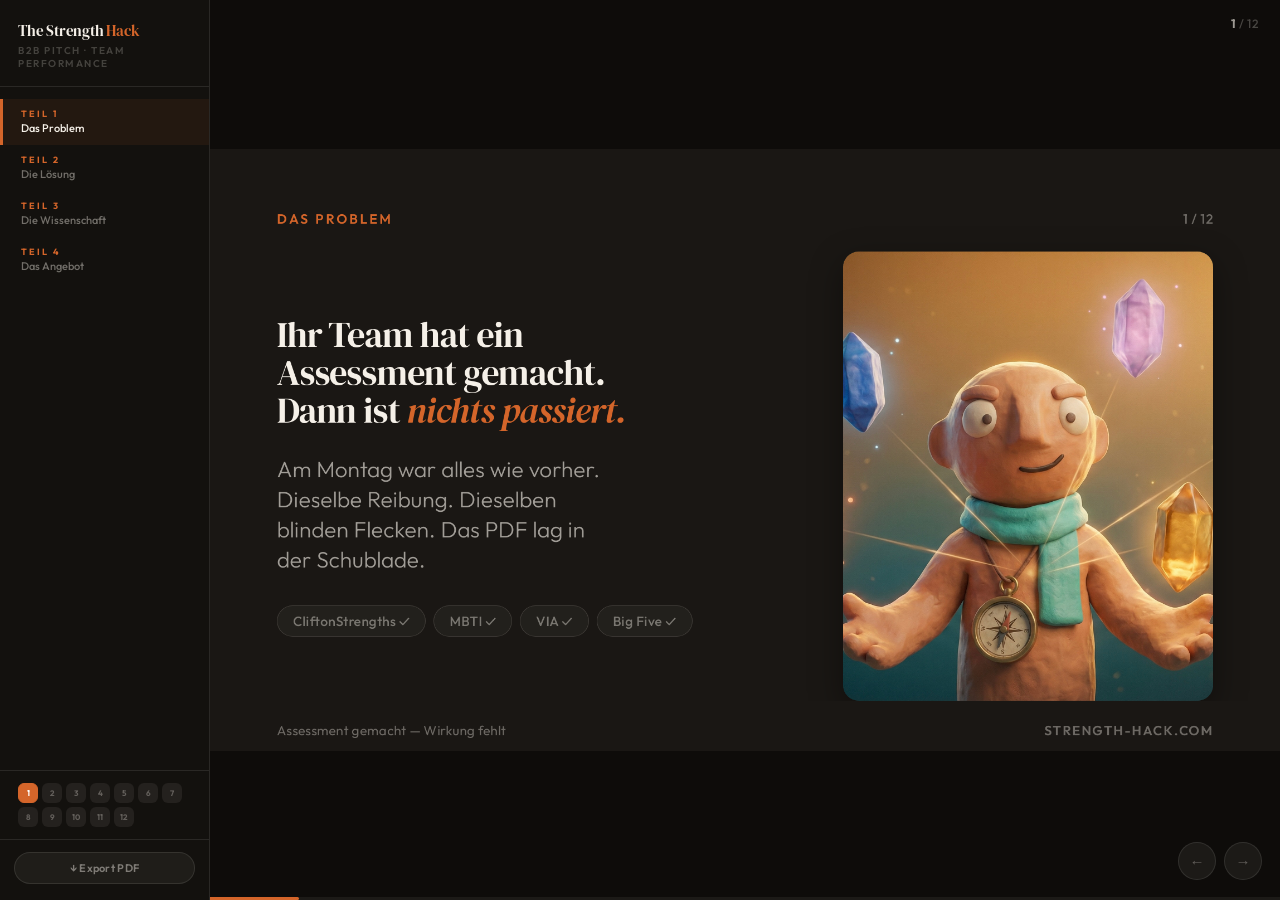
<file: index.html>
<!DOCTYPE html>
<html lang="de">
<head>
<meta charset="UTF-8">
<meta name="viewport" content="width=device-width, initial-scale=1.0">
<title>The Strength Hack — B2B Pitch Deck (DE)</title>
<link rel="preconnect" href="https://fonts.googleapis.com">
<link rel="preconnect" href="https://fonts.gstatic.com" crossorigin>
<link href="https://fonts.googleapis.com/css2?family=DM+Serif+Display:ital@0;1&family=Outfit:wght@300;400;500;600;700&display=swap" rel="stylesheet">
<style>
/* ============================================================
   The Strength Hack — B2B Pitch Deck
   Canvas: 1920 × 1080 px, scaled to viewport by JS
   Sidebar: 210 px | Stage: remainder
   ============================================================ */

:root {
  --font-dm-serif: 'DM Serif Display', Georgia, 'Times New Roman', serif;
  --font-outfit:   'Outfit', -apple-system, BlinkMacSystemFont, sans-serif;

  /* Brand */
  --orange:       #D4652A;
  --orange-soft:  rgba(212,101,42,0.12);
  --orange-line:  rgba(212,101,42,0.30);
  --charcoal:     #1A1714;
  --card-dark:    #242018;
  --cream:        #FDFBF7;
  --beige:        #F5F0E8;
  --ink:          #2C2824;
  --ink-2:        #7A7168;
  --on-dark:      #F5F0E8;
  --on-dark-2:    rgba(245,240,232,0.62);
  --on-dark-3:    rgba(245,240,232,0.38);
  --on-dark-line: rgba(245,240,232,0.10);

  /* Type scale — 1920 × 1080 projection */
  --type-display: 132px;
  --type-title:    88px;
  --type-h2:       72px;
  --type-quote:    56px;
  --type-stat:    220px;
  --type-sub:      40px;
  --type-body:     30px;
  --type-small:    24px;
  --type-eyebrow:  24px;

  /* Spacing */
  --pad-x:      120px;
  --pad-top:    110px;
  --pad-bottom:  90px;
  --gap-title:   44px;
  --gap-item:    28px;

  --sidebar-w:  210px;
}

*, *::before, *::after { margin: 0; padding: 0; box-sizing: border-box; }
html, body {
  height: 100vh; width: 100vw;
  overflow: hidden;
  background: #0E0C0A;
  font-family: var(--font-outfit);
  -webkit-font-smoothing: antialiased;
  -moz-osx-font-smoothing: grayscale;
}

/* ══════════════════════════════════════════════════════════════
   APP SHELL
   ══════════════════════════════════════════════════════════════ */
.app { display: flex; height: 100vh; width: 100vw; }

/* ══════════════════════════════════════════════════════════════
   SIDEBAR
   ══════════════════════════════════════════════════════════════ */
.sidebar {
  width: var(--sidebar-w);
  flex-shrink: 0;
  background: #13110e;
  border-right: 1px solid var(--on-dark-line);
  display: flex;
  flex-direction: column;
  overflow: hidden;
  z-index: 10;
}

.sb-logo {
  padding: 20px 18px 16px;
  border-bottom: 1px solid var(--on-dark-line);
  flex-shrink: 0;
}
.sb-logo-name {
  font-family: var(--font-dm-serif);
  font-size: 15px;
  color: var(--on-dark);
  letter-spacing: -0.2px;
}
.sb-logo-name span { color: var(--orange); }
.sb-logo-sub {
  font-size: 10px;
  font-weight: 600;
  letter-spacing: 1.5px;
  text-transform: uppercase;
  color: rgba(245,240,232,0.22);
  margin-top: 3px;
}

.sb-chapters { flex: 1; overflow-y: auto; padding: 12px 0; }
.sb-ch {
  padding: 9px 18px;
  cursor: pointer;
  border-left: 3px solid transparent;
  transition: all 0.2s;
}
.sb-ch:hover { background: rgba(245,240,232,0.04); }
.sb-ch.active {
  border-left-color: var(--orange);
  background: rgba(212,101,42,0.08);
}
.sb-ch-num {
  font-size: 9px;
  font-weight: 700;
  letter-spacing: 2px;
  text-transform: uppercase;
  color: var(--orange);
  margin-bottom: 2px;
}
.sb-ch-title {
  font-size: 11px;
  font-weight: 500;
  color: rgba(245,240,232,0.42);
  line-height: 1.35;
}
.sb-ch.active .sb-ch-title { color: var(--on-dark); }

.sb-dots {
  padding: 12px 18px;
  border-top: 1px solid var(--on-dark-line);
  flex-shrink: 0;
}
.sb-dots-wrap { display: flex; flex-wrap: wrap; gap: 4px; }
.sb-dot {
  width: 20px;
  height: 20px;
  border-radius: 6px;
  background: rgba(245,240,232,0.07);
  border: 1px solid transparent;
  display: flex;
  align-items: center;
  justify-content: center;
  font-size: 8px;
  font-weight: 700;
  color: rgba(245,240,232,0.3);
  cursor: pointer;
  transition: all 0.2s;
}
.sb-dot:hover { background: rgba(245,240,232,0.14); }
.sb-dot.active { background: var(--orange); color: #fff; border-color: var(--orange); }

.sb-footer {
  padding: 12px 14px 16px;
  border-top: 1px solid var(--on-dark-line);
  flex-shrink: 0;
  display: flex;
  flex-direction: column;
  gap: 6px;
}
.mode-btn {
  display: flex;
  align-items: center;
  justify-content: center;
  gap: 7px;
  padding: 8px 12px;
  border-radius: 980px;
  border: 1px solid var(--on-dark-line);
  background: rgba(245,240,232,0.05);
  cursor: pointer;
  font-family: var(--font-outfit);
  font-size: 11px;
  font-weight: 600;
  color: rgba(245,240,232,0.45);
  letter-spacing: 0.3px;
  transition: all 0.2s ease;
}
.mode-btn:hover { background: rgba(245,240,232,0.1); color: rgba(245,240,232,0.7); }

/* ══════════════════════════════════════════════════════════════
   STAGE
   ══════════════════════════════════════════════════════════════ */
.stage {
  flex: 1;
  position: relative;
  overflow: hidden;
  background: #0E0C0A;
}

.counter {
  position: absolute;
  top: 16px;
  right: 22px;
  z-index: 50;
  font-size: 12px;
  font-weight: 500;
  letter-spacing: 0.5px;
  color: rgba(245,240,232,0.25);
  pointer-events: none;
}
.counter .n { color: rgba(245,240,232,0.62); font-weight: 700; }

.arr {
  position: absolute;
  bottom: 20px;
  z-index: 50;
  width: 38px;
  height: 38px;
  border-radius: 50%;
  background: rgba(245,240,232,0.06);
  border: 1px solid var(--on-dark-line);
  display: flex;
  align-items: center;
  justify-content: center;
  cursor: pointer;
  color: rgba(245,240,232,0.32);
  font-size: 15px;
  transition: all 0.2s;
  user-select: none;
}
.arr:hover { background: rgba(212,101,42,0.18); border-color: rgba(212,101,42,0.4); color: var(--orange); }
.arr-prev { right: 64px; }
.arr-next { right: 18px; }

/* ══════════════════════════════════════════════════════════════
   SLIDES WRAPPER
   ══════════════════════════════════════════════════════════════ */
.slides-wrap {
  position: absolute;
  inset: 0;
}

/* ══════════════════════════════════════════════════════════════
   SLIDE BASE
   Each slide is the fixed 1920 × 1080 canvas.
   JS scales it to fit the stage.
   ══════════════════════════════════════════════════════════════ */
.slide {
  position: absolute;
  width: 1920px;
  height: 1080px;
  background: var(--charcoal);
  color: var(--on-dark);
  overflow: hidden;
  opacity: 0;
  pointer-events: none;
  will-change: transform;
  font-family: var(--font-outfit);
  -webkit-font-smoothing: antialiased;
}
.slide.active { opacity: 1; pointer-events: auto; }
.slide.beige  { background: var(--beige);  color: var(--ink); }
.slide.light  { background: var(--cream);  color: var(--ink); }

/* ══════════════════════════════════════════════════════════════
   FRAME
   Sits inside the slide, clipped above the bottom-bar zone.
   ══════════════════════════════════════════════════════════════ */
.frame {
  position: absolute;
  top: 0;
  left: 0;
  right: 0;
  bottom: var(--pad-bottom);       /* 90 px — leaves room for bottom-bar */
  padding: var(--pad-top) var(--pad-x) 0;
  display: flex;
  flex-direction: column;
  overflow: hidden;
}
.frame.between { justify-content: space-between; }
.frame.center  { justify-content: center; align-items: center; }

/* ══════════════════════════════════════════════════════════════
   TOP BAR  — always inside .frame as first child
   ══════════════════════════════════════════════════════════════ */
.top-bar {
  display: flex;
  align-items: center;
  justify-content: space-between;
  margin-bottom: var(--gap-title);
  flex-shrink: 0;
  height: 30px;
}

.page-num {
  font-family: var(--font-outfit);
  font-size: var(--type-small);
  font-weight: 500;
  letter-spacing: 0.5px;
  color: var(--on-dark-3);
}
.slide.beige .page-num,
.slide.light .page-num { color: var(--ink-2); }

/* ══════════════════════════════════════════════════════════════
   BOTTOM BAR  — MUST be OUTSIDE .frame (sibling, not child)
   ══════════════════════════════════════════════════════════════ */
.bottom-bar {
  position: absolute;
  bottom: 22px;
  left: var(--pad-x);
  right: var(--pad-x);
  display: flex;
  align-items: center;
  justify-content: space-between;
  font-family: var(--font-outfit);
  font-size: var(--type-small);
  font-weight: 400;
  letter-spacing: 0.3px;
  color: var(--on-dark-3);
}
.slide.beige .bottom-bar,
.slide.light .bottom-bar { color: var(--ink-2); }

.source-line {
  font-weight: 600;
  letter-spacing: 2.5px;
  text-transform: uppercase;
  font-size: var(--type-small);
}

/* ══════════════════════════════════════════════════════════════
   TYPOGRAPHY
   ══════════════════════════════════════════════════════════════ */
.eyebrow {
  font-family: var(--font-outfit);
  font-size: var(--type-eyebrow);
  font-weight: 600;
  letter-spacing: 4px;
  text-transform: uppercase;
  color: var(--orange);
  line-height: 1;
}

.display {
  font-family: var(--font-dm-serif);
  font-size: var(--type-display);
  font-weight: 400;
  letter-spacing: -3px;
  line-height: 1.0;
  text-wrap: balance;
}
.h2 {
  font-family: var(--font-dm-serif);
  font-size: var(--type-h2);
  font-weight: 400;
  letter-spacing: -1.2px;
  line-height: 1.06;
  text-wrap: balance;
}
em.accent {
  font-style: italic;
  color: var(--orange);
}

.sub {
  font-family: var(--font-outfit);
  font-weight: 300;
  font-size: var(--type-sub);
  line-height: 1.35;
  color: var(--on-dark-2);
  text-wrap: pretty;
}
.slide.beige .sub,
.slide.light .sub { color: var(--ink-2); }

.body {
  font-family: var(--font-outfit);
  font-size: var(--type-body);
  line-height: 1.55;
  color: var(--on-dark-2);
}
.slide.beige .body,
.slide.light .body { color: var(--ink-2); }

.small {
  font-family: var(--font-outfit);
  font-size: var(--type-small);
  line-height: 1.5;
  color: var(--on-dark-3);
}
.slide.beige .small,
.slide.light .small { color: var(--ink-2); }

/* ══════════════════════════════════════════════════════════════
   LAYOUT HELPERS
   ══════════════════════════════════════════════════════════════ */
.grid-2 {
  display: grid;
  grid-template-columns: 1fr 1fr;
  gap: 80px;
  align-items: center;
  flex: 1;
  min-height: 0;
}
.grid-2-58 {
  display: grid;
  grid-template-columns: 58fr 42fr;
  gap: 100px;
  align-items: center;
  flex: 1;
  min-height: 0;
}
.grid-3 {
  display: grid;
  grid-template-columns: repeat(3, 1fr);
  gap: var(--gap-item);
  flex: 1;
  min-height: 0;
  align-items: stretch;
}
.grid-4 {
  display: grid;
  grid-template-columns: repeat(4, 1fr);
  gap: var(--gap-item);
  flex: 1;
  min-height: 0;
  align-items: stretch;
}
.stack { display: flex; flex-direction: column; }
.stack > * + * { margin-top: var(--gap-item); }

/* ══════════════════════════════════════════════════════════════
   HERO IMAGE FRAME  — Milo rules
   ══════════════════════════════════════════════════════════════ */
.hero-image {
  align-self: stretch;
  width: 100%;
  border-radius: 28px;
  overflow: hidden;
  background: #20322F;         /* teal backplate */
  box-shadow: 0 20px 60px rgba(0,0,0,0.4);
}
.hero-image img {
  width: 100%;
  height: 100%;
  object-fit: cover;
  display: block;
}

/* ══════════════════════════════════════════════════════════════
   CARDS
   ══════════════════════════════════════════════════════════════ */
.card-dark {
  background: var(--card-dark);
  border: 1px solid var(--on-dark-line);
  border-radius: 24px;
  padding: 44px 40px;
}
.card-light {
  background: #fff;
  border: 1px solid rgba(44,40,36,0.08);
  border-radius: 24px;
  padding: 44px 40px;
}
.card-beige {
  background: var(--beige);
  border-radius: 24px;
  padding: 44px 40px;
}
.card-orange {
  background: var(--orange-soft);
  border: 1.5px solid var(--orange-line);
  border-radius: 24px;
  padding: 44px 40px;
}
.card-red {
  background: rgba(220,53,69,0.08);
  border: 1.5px solid rgba(220,53,69,0.28);
  border-radius: 24px;
  padding: 44px 40px;
}

/* Feature card (used in grid) */
.feat-card {
  border-radius: 24px;
  padding: 44px 36px;
  display: flex;
  flex-direction: column;
  gap: 24px;
}
.feat-card.dark  { background: var(--card-dark); border: 1px solid var(--on-dark-line); }
.feat-card.light { background: #fff; border: 1px solid rgba(44,40,36,0.08); }
.feat-card.orange { background: var(--orange-soft); border: 1.5px solid var(--orange-line); }

/* Icon box */
.icon-box {
  width: 56px;
  height: 56px;
  border-radius: 16px;
  background: var(--orange-soft);
  display: flex;
  align-items: center;
  justify-content: center;
  font-size: 28px;
  flex-shrink: 0;
}

/* Card title / body */
.card-title {
  font-family: var(--font-dm-serif);
  font-size: 38px;
  letter-spacing: -0.5px;
  line-height: 1.1;
  color: var(--on-dark);
}
.slide.beige .card-title,
.slide.light .card-title { color: var(--ink); }
/* Light/orange feat-cards always use ink regardless of parent slide background */
.feat-card.light .card-title,
.feat-card.orange .card-title { color: var(--ink); }

.card-body {
  font-family: var(--font-outfit);
  font-size: 26px;
  line-height: 1.5;
  color: var(--on-dark-2);
}
.slide.beige .card-body,
.slide.light .card-body { color: var(--ink-2); }
.feat-card.light .card-body,
.feat-card.orange .card-body { color: var(--ink-2); }

/* ══════════════════════════════════════════════════════════════
   STAT / ROI
   ══════════════════════════════════════════════════════════════ */
.stat-big {
  font-family: var(--font-dm-serif);
  font-size: 120px;
  line-height: 0.9;
  letter-spacing: -4px;
  color: var(--orange);
}
.stat-label {
  font-family: var(--font-outfit);
  font-size: var(--type-body);
  font-weight: 500;
  color: var(--on-dark-2);
  margin-top: 16px;
  line-height: 1.3;
}
.slide.beige .stat-label,
.slide.light .stat-label { color: var(--ink-2); }

/* ══════════════════════════════════════════════════════════════
   STEP ROW  — slide 5 (Mechanismus)
   ══════════════════════════════════════════════════════════════ */
.step-row {
  display: flex;
  align-items: flex-start;
  gap: 0;
  flex: 1;
  min-height: 0;
}
.step-item {
  flex: 1;
  display: flex;
  flex-direction: column;
  align-items: center;
  text-align: center;
  padding: 0 40px;
}
.step-num {
  width: 80px;
  height: 80px;
  border-radius: 50%;
  border: 2px solid var(--orange);
  display: flex;
  align-items: center;
  justify-content: center;
  font-family: var(--font-dm-serif);
  font-size: 40px;
  color: var(--orange);
  margin-bottom: 32px;
  background: var(--charcoal);
  flex-shrink: 0;
}
.step-title {
  font-family: var(--font-dm-serif);
  font-size: 44px;
  letter-spacing: -0.5px;
  color: var(--on-dark);
  margin-bottom: 20px;
  line-height: 1.1;
}
.step-body {
  font-size: var(--type-body);
  line-height: 1.5;
  color: var(--on-dark-2);
  max-width: 420px;
}
.step-divider {
  flex-shrink: 0;
  align-self: center;
  font-size: 36px;
  color: rgba(245,240,232,0.15);
  margin-top: -60px;
}

/* ══════════════════════════════════════════════════════════════
   TIMELINE  — slide 6 (Tuckman)
   ══════════════════════════════════════════════════════════════ */
.timeline {
  display: flex;
  gap: 6px;
  flex: 1;
  min-height: 0;
  align-items: stretch;
}
.tl-stage {
  flex: 1;
  display: flex;
  flex-direction: column;
  border-radius: 20px;
  padding: 40px 36px;
  gap: 16px;
}
.tl-stage.forming  { background: rgba(44,40,36,0.10); border: 1px solid rgba(44,40,36,0.16); }
.tl-stage.storming { background: rgba(212,101,42,0.10); border: 1.5px solid rgba(212,101,42,0.32); }
.tl-stage.norming  { background: rgba(196,154,42,0.10); border: 1px solid rgba(196,154,42,0.26); }
.tl-stage.performing { background: rgba(58,146,104,0.10); border: 1px solid rgba(58,146,104,0.26); }
.tl-bar {
  height: 8px;
  border-radius: 4px;
  margin-bottom: 8px;
  flex-shrink: 0;
}
.tl-name {
  font-family: var(--font-dm-serif);
  font-size: 40px;
  letter-spacing: -0.5px;
  line-height: 1.1;
}
.tl-sub {
  font-size: var(--type-body);
  line-height: 1.45;
  color: var(--ink-2);
}
.tl-pill {
  display: inline-flex;
  align-items: center;
  gap: 4px;
  padding: 6px 18px;
  border-radius: 980px;
  background: rgba(212,101,42,0.16);
  border: 1px solid rgba(212,101,42,0.36);
  font-size: var(--type-small);
  font-weight: 700;
  color: var(--orange);
  letter-spacing: 1px;
  text-transform: uppercase;
  width: fit-content;
  margin-top: auto;
}

/* ══════════════════════════════════════════════════════════════
   COMPARE  — slide 4 (Engpass)
   ══════════════════════════════════════════════════════════════ */
.compare {
  display: grid;
  grid-template-columns: 1fr 60px 1fr;
  gap: 0;
  align-items: stretch;
  flex: 1;
  min-height: 0;
}
.compare-side {
  border-radius: 24px;
  padding: 52px 56px;
  display: flex;
  flex-direction: column;
  gap: 28px;
}
.compare-side.old {
  background: rgba(44,40,36,0.06);
  border: 1px solid rgba(44,40,36,0.10);
}
.compare-side.new {
  background: var(--orange-soft);
  border: 1.5px solid var(--orange-line);
}
.compare-arrow {
  display: flex;
  flex-direction: column;
  align-items: center;
  justify-content: center;
  gap: 12px;
}
.compare-arrow .line { width: 1.5px; flex: 1; background: rgba(44,40,36,0.10); }
.compare-arrow .sym {
  font-family: var(--font-dm-serif);
  font-style: italic;
  font-size: 36px;
  color: var(--orange);
}
.compare-label {
  font-family: var(--font-outfit);
  font-size: var(--type-small);
  font-weight: 700;
  letter-spacing: 3px;
  text-transform: uppercase;
}
.compare-side.old .compare-label { color: var(--ink-2); }
.compare-side.new .compare-label { color: var(--orange); }
.compare-title {
  font-family: var(--font-dm-serif);
  font-size: 56px;
  letter-spacing: -1px;
  line-height: 1.08;
  color: var(--ink);
}
.compare-side.old .compare-title { color: var(--ink-2); }
.compare-bullets { list-style: none; display: flex; flex-direction: column; gap: 18px; }
.compare-bullets li {
  font-size: 28px;
  line-height: 1.45;
  color: var(--ink-2);
  padding-left: 24px;
  position: relative;
}
.compare-bullets li::before {
  content: "";
  position: absolute;
  left: 0;
  top: 12px;
  width: 8px;
  height: 8px;
  border-radius: 50%;
  background: rgba(44,40,36,0.20);
}
.compare-side.new .compare-bullets li { color: var(--ink); }
.compare-side.new .compare-bullets li::before { background: var(--orange); }

/* ══════════════════════════════════════════════════════════════
   PACKAGE CARDS  — slide 10 (Pakete)
   ══════════════════════════════════════════════════════════════ */
.pkg-card {
  border-radius: 24px;
  padding: 52px 52px;
  display: flex;
  flex-direction: column;
  gap: 0;
  background: #fff;
  border: 1px solid rgba(44,40,36,0.08);
}
.pkg-card.featured {
  background: var(--orange-soft);
  border: 1.5px solid var(--orange-line);
  position: relative;
}
.pkg-card.featured::before {
  content: 'Empfohlen';
  position: absolute;
  top: -18px;
  left: 50%;
  transform: translateX(-50%);
  padding: 8px 28px;
  font-size: var(--type-small);
  font-weight: 700;
  letter-spacing: 1.5px;
  text-transform: uppercase;
  color: #fff;
  background: var(--orange);
  border-radius: 980px;
}
.pkg-name {
  font-family: var(--font-dm-serif);
  font-size: 52px;
  letter-spacing: -0.8px;
  color: var(--ink);
  margin-bottom: 10px;
}
.pkg-duration {
  font-size: 28px;
  font-weight: 600;
  color: var(--orange);
  margin-bottom: 24px;
}
.pkg-desc {
  font-size: 28px;
  line-height: 1.5;
  color: var(--ink-2);
  padding-bottom: 28px;
  border-bottom: 1px solid rgba(44,40,36,0.10);
  margin-bottom: 28px;
}
.pkg-list { list-style: none; display: flex; flex-direction: column; gap: 14px; }
.pkg-list li {
  font-size: 26px;
  color: var(--ink-2);
  padding-left: 28px;
  position: relative;
  line-height: 1.4;
}
.pkg-list li::before {
  content: '✓';
  position: absolute;
  left: 0;
  color: var(--orange);
  font-weight: 700;
}

/* ══════════════════════════════════════════════════════════════
   QUOTE  — slide 11 (Referenzen)
   ══════════════════════════════════════════════════════════════ */
.quote-mark {
  font-family: var(--font-dm-serif);
  font-size: 140px;
  line-height: 0.7;
  color: var(--orange);
  opacity: 0.35;
  display: block;
  margin-bottom: -12px;
}
.quote-text {
  font-family: var(--font-outfit);
  font-size: 30px;
  font-style: italic;
  line-height: 1.65;
  color: var(--on-dark-2);
}
.quote-attr {
  font-size: var(--type-small);
  font-weight: 600;
  color: var(--on-dark);
  margin-top: 24px;
  letter-spacing: 0.5px;
}

/* ══════════════════════════════════════════════════════════════
   ROI BLOCK  — slide 9 (ROI-Modell)
   ══════════════════════════════════════════════════════════════ */
.roi-row {
  display: flex;
  align-items: center;
  gap: 16px;
  padding: 22px 0;
  border-bottom: 1px solid rgba(44,40,36,0.08);
  font-size: var(--type-body);
  color: var(--ink-2);
}
.roi-row:last-child { border-bottom: none; }
.roi-op {
  font-size: 28px;
  color: var(--orange);
  flex-shrink: 0;
  font-weight: 700;
}
.roi-note {
  margin-top: 28px;
  padding: 24px 28px;
  background: var(--orange-soft);
  border-radius: 16px;
  font-size: 26px;
  font-weight: 500;
  color: var(--ink);
  border: 1px solid var(--orange-line);
}

/* ══════════════════════════════════════════════════════════════
   CTA CARDS  — slide 12 (Abschluss)
   ══════════════════════════════════════════════════════════════ */
.cta-card {
  background: var(--card-dark);
  border: 1px solid var(--on-dark-line);
  border-radius: 20px;
  padding: 28px 32px;
  display: flex;
  align-items: flex-start;
  gap: 24px;
}
.cta-icon { font-size: 40px; flex-shrink: 0; }
.cta-title {
  font-family: var(--font-dm-serif);
  font-size: 34px;
  color: var(--on-dark);
  margin-bottom: 8px;
}
.cta-sub { font-size: 26px; color: var(--on-dark-3); line-height: 1.35; }

.btn-solid {
  display: inline-flex;
  align-items: center;
  justify-content: center;
  padding: 24px 52px;
  font-family: var(--font-outfit);
  font-weight: 600;
  font-size: 28px;
  color: #fff;
  background: var(--orange);
  border: none;
  border-radius: 980px;
  cursor: pointer;
  text-decoration: none;
  box-shadow: 0 8px 32px rgba(212,101,42,0.28);
  letter-spacing: 0.3px;
}

/* ══════════════════════════════════════════════════════════════
   ANIMATIONS & TRANSITIONS
   ══════════════════════════════════════════════════════════════ */

/* 1. Slide exit fade */
.slide.exiting {
  opacity: 0;
  transition: opacity 0.25s cubic-bezier(0.25,0.46,0.45,0.94);
}

/* 2. Content stagger */
@keyframes staggerFadeUp {
  from { opacity: 0; transform: translateY(26px); }
  to   { opacity: 1; transform: translateY(0); }
}
[data-a] { opacity: 0; }
.slide.active [data-a] {
  animation: staggerFadeUp 0.58s cubic-bezier(0.25,0.46,0.45,0.94) both;
}
.slide.active [data-a="1"] { animation-delay:   0ms; }
.slide.active [data-a="2"] { animation-delay:  80ms; }
.slide.active [data-a="3"] { animation-delay: 160ms; }
.slide.active [data-a="4"] { animation-delay: 240ms; }
.slide.active [data-a="5"] { animation-delay: 320ms; }
.slide.active [data-a="6"] { animation-delay: 400ms; }
.slide.active [data-a="7"] { animation-delay: 480ms; }
.slide.active [data-a="8"] { animation-delay: 560ms; }

/* 3. Card hover lift */
.feat-card, .card-dark, .card-light, .card-orange, .pkg-card, .cta-card {
  transition: transform 0.26s cubic-bezier(0.25,0.46,0.45,0.94),
              box-shadow 0.26s cubic-bezier(0.25,0.46,0.45,0.94);
}
.feat-card:hover    { transform: translateY(-6px); box-shadow: 0 18px 44px rgba(0,0,0,0.14); }
.card-dark:hover    { transform: translateY(-6px); box-shadow: 0 18px 44px rgba(0,0,0,0.28); }
.card-light:hover   { transform: translateY(-6px); box-shadow: 0 18px 44px rgba(44,40,36,0.10); }
.card-orange:hover  { transform: translateY(-6px); box-shadow: 0 18px 44px rgba(212,101,42,0.16); }
.pkg-card:hover     { transform: translateY(-6px); box-shadow: 0 18px 44px rgba(44,40,36,0.10); }
.cta-card:hover     { transform: translateY(-4px); box-shadow: 0 10px 28px rgba(0,0,0,0.22); }

/* 4. Progress bar */
.progress-bar {
  position: fixed; bottom: 0;
  left: var(--sidebar-w); right: 0;
  height: 3px;
  background: rgba(245,240,232,0.06);
  z-index: 200; pointer-events: none;
}
.progress-fill {
  height: 100%; background: var(--orange);
  width: 0%;
  transition: width 0.45s cubic-bezier(0.25,0.46,0.45,0.94);
  border-radius: 0 2px 2px 0;
}

/* ══════════════════════════════════════════════════════════════
   PRINT / PDF EXPORT
   ══════════════════════════════════════════════════════════════ */
@media print {
  @page { size: 1920px 1080px; margin: 0; }
  * { -webkit-print-color-adjust: exact !important; print-color-adjust: exact !important; }
  .sidebar, .arr, .counter, #exportBtn { display: none !important; }
  body, html { width: 1920px !important; height: auto !important; overflow: visible !important; }
  .app { display: block !important; width: 1920px !important; height: auto !important; }
  .stage {
    display: block !important;
    margin-left: 0 !important;
    overflow: visible !important;
    width: 1920px !important;
    height: auto !important;
    background: transparent !important;
  }
  .slides-wrap {
    position: static !important;
    width: 1920px !important;
    height: auto !important;
    overflow: visible !important;
  }
  .slide {
    position: relative !important;
    transform: none !important;
    left: 0 !important;
    top: 0 !important;
    opacity: 1 !important;
    pointer-events: auto !important;
    width: 1920px !important;
    height: 1080px !important;
    page-break-after: always;
    break-after: page;
    overflow: hidden !important;
    display: block !important;
  }
  .slide[data-skip-print] { display: none !important; }
  .hero-image { box-shadow: none !important; }
  .btn-solid { box-shadow: none !important; }
  * { animation: none !important; transition: none !important; }
  [data-a] { opacity: 1 !important; transform: none !important; }
  .progress-bar { display: none !important; }
}
</style>
</head>
<body>

<div class="app">

  <!-- ══════════════════════════════════════════════════════════
       SIDEBAR
       ══════════════════════════════════════════════════════════ -->
  <aside class="sidebar">
    <div class="sb-logo">
      <div class="sb-logo-name">The Strength <span>Hack</span></div>
      <div class="sb-logo-sub">B2B Pitch · Team Performance</div>
    </div>

    <div class="sb-chapters" id="sbCh">
      <div class="sb-ch active" onclick="goChapter(0)">
        <div class="sb-ch-num">Teil 1</div>
        <div class="sb-ch-title">Das Problem</div>
      </div>
      <div class="sb-ch" onclick="goChapter(1)">
        <div class="sb-ch-num">Teil 2</div>
        <div class="sb-ch-title">Die Lösung</div>
      </div>
      <div class="sb-ch" onclick="goChapter(2)">
        <div class="sb-ch-num">Teil 3</div>
        <div class="sb-ch-title">Die Wissenschaft</div>
      </div>
      <div class="sb-ch" onclick="goChapter(3)">
        <div class="sb-ch-num">Teil 4</div>
        <div class="sb-ch-title">Das Angebot</div>
      </div>
    </div>

    <div class="sb-dots">
      <div class="sb-dots-wrap" id="sbDots"></div>
    </div>

    <div class="sb-footer">
      <button class="mode-btn" id="exportBtn" onclick="exportPDF()">↓ Export PDF</button>
    </div>
  </aside>

  <!-- ══════════════════════════════════════════════════════════
       STAGE
       ══════════════════════════════════════════════════════════ -->
  <main class="stage">
    <div class="counter"><span class="n" id="cCur">1</span> / <span id="cTot">12</span></div>
    <button class="arr arr-prev" onclick="go(-1)">←</button>
    <button class="arr arr-next" onclick="go(1)">→</button>

    <div class="slides-wrap" id="slidesWrap">

      <!-- ══════════════════════════════════════════════════════
           SLIDE 1 · Der Einstieg — dark, hero split (Milo)
           Chapter 1 · Das Problem
           ══════════════════════════════════════════════════════ -->
      <div class="slide active" data-ch="1">
        <div class="frame between">

          <div class="top-bar">
            <div class="eyebrow">Das Problem</div>
            <div class="page-num">1 / 12</div>
          </div>

          <div class="grid-2-58" style="gap:100px; align-items:center;">
            <div>
              <h1 class="h2" data-a="1" style="font-size:64px; margin-bottom:44px; max-width:820px;">
                Ihr Team hat ein Assessment gemacht. Dann ist <em class="accent">nichts passiert.</em>
              </h1>
              <p class="sub" data-a="2" style="margin-bottom:56px; max-width:680px;">
                Am Montag war alles wie vorher. Dieselbe Reibung. Dieselben blinden Flecken. Das PDF lag in der Schublade.
              </p>
              <div data-a="3" style="display:flex; flex-wrap:wrap; gap:14px;">
                <span style="display:inline-flex; align-items:center; padding:12px 28px; border-radius:980px; border:1px solid rgba(245,240,232,0.15); background:rgba(245,240,232,0.04); font-size:24px; font-weight:500; color:rgba(245,240,232,0.42); letter-spacing:0.5px;">CliftonStrengths ✓</span>
                <span style="display:inline-flex; align-items:center; padding:12px 28px; border-radius:980px; border:1px solid rgba(245,240,232,0.15); background:rgba(245,240,232,0.04); font-size:24px; font-weight:500; color:rgba(245,240,232,0.42); letter-spacing:0.5px;">MBTI ✓</span>
                <span style="display:inline-flex; align-items:center; padding:12px 28px; border-radius:980px; border:1px solid rgba(245,240,232,0.15); background:rgba(245,240,232,0.04); font-size:24px; font-weight:500; color:rgba(245,240,232,0.42); letter-spacing:0.5px;">VIA ✓</span>
                <span style="display:inline-flex; align-items:center; padding:12px 28px; border-radius:980px; border:1px solid rgba(245,240,232,0.15); background:rgba(245,240,232,0.04); font-size:24px; font-weight:500; color:rgba(245,240,232,0.42); letter-spacing:0.5px;">Big Five ✓</span>
              </div>
            </div>
            <div class="hero-image" data-a="4">
              <img src="assets/milo-hero.jpg" alt="Milo">
            </div>
          </div>

        </div>
        <div class="bottom-bar">
          <div>Assessment gemacht — Wirkung fehlt</div>
          <div class="source-line">strength-hack.com</div>
        </div>
      </div>


      <!-- ══════════════════════════════════════════════════════
           SLIDE 2 · Kosten der Reibung — dark, 4 feature cards
           Chapter 1 · Das Problem
           ══════════════════════════════════════════════════════ -->
      <div class="slide" data-ch="1">
        <div class="frame between">

          <div class="top-bar">
            <div class="eyebrow">Die versteckten Kosten</div>
            <div class="page-num">2 / 12</div>
          </div>

          <div style="flex:1; min-height:0; display:flex; flex-direction:column; gap:44px;">
            <div data-a="1">
              <h2 class="h2" style="margin-bottom:16px;">
                Reibung ist nicht nur nervig. Sie ist <em class="accent">teuer.</em>
              </h2>
              <p class="sub">
                Jedes ungelöste Team-Problem skaliert — über jede Person, jede Woche.
              </p>
            </div>

            <div class="grid-4">
              <div class="feat-card light" data-a="2">
                <div class="icon-box">🐌</div>
                <div>
                  <div class="card-title" style="font-size:34px; margin-bottom:14px;">Langsamere Entscheidungen</div>
                  <div class="card-body" style="font-size:26px;">Unklare Rollen → mehr Schleifen, mehr Meetings, weniger Ergebnis</div>
                </div>
              </div>
              <div class="feat-card light" data-a="3">
                <div class="icon-box">🔁</div>
                <div>
                  <div class="card-title" style="font-size:34px; margin-bottom:14px;">Vermeidbare Rework</div>
                  <div class="card-body" style="font-size:26px;">Fehlende Abstimmung → verlorene Zyklen, doppelte Arbeit</div>
                </div>
              </div>
              <div class="feat-card light" data-a="4">
                <div class="icon-box">💥</div>
                <div>
                  <div class="card-title" style="font-size:34px; margin-bottom:14px;">Unnötige Konflikte</div>
                  <div class="card-body" style="font-size:26px;">Blinde Flecken → Reibungsverluste und Energie-Verschwendung</div>
                </div>
              </div>
              <div class="feat-card light" data-a="5">
                <div class="icon-box">👋</div>
                <div>
                  <div class="card-title" style="font-size:34px; margin-bottom:14px;">Stilles Desengagement</div>
                  <div class="card-body" style="font-size:26px;">Weniger Ownership → Fluktuation und Fehlzeiten steigen</div>
                </div>
              </div>
            </div>
          </div>

        </div>
        <div class="bottom-bar" style="color:var(--ink-2);">
          <div>Schon 1 Stunde Effizienzgewinn pro Person pro Woche skaliert messbar.</div>
          <div class="source-line" style="color:var(--ink-2);">Gallup · McKinsey</div>
        </div>
      </div>


      <!-- ══════════════════════════════════════════════════════
           SLIDE 3 · Die Evidenz — dark, 2-col text + card
           Chapter 1 · Das Problem
           ══════════════════════════════════════════════════════ -->
      <div class="slide" data-ch="1">
        <div class="frame between">

          <div class="top-bar">
            <div class="eyebrow">Die Evidenz</div>
            <div class="page-num">3 / 12</div>
          </div>

          <div class="grid-2" style="gap:80px; align-items:center;">
            <div data-a="1">
              <h2 class="h2" style="margin-bottom:36px;">
                Das ist kein Soft-Thema. Das ist <em class="accent">Gallup-bewiesen.</em>
              </h2>
              <p class="sub" style="max-width:640px;">
                Gallup zeigt in großen Meta-Analysen: Engagement hängt messbar mit harten Business-Ergebnissen zusammen.
              </p>
            </div>

            <div class="card-light" data-a="2" style="padding:52px 56px;">
              <div style="font-size:24px; font-weight:700; letter-spacing:2.5px; text-transform:uppercase; color:var(--orange); margin-bottom:36px;">Engagement treibt</div>
              <div style="display:flex; flex-direction:column; gap:28px;">
                <div style="display:flex; align-items:center; gap:24px;">
                  <div class="icon-box" style="width:56px; height:56px; font-size:28px; flex-shrink:0;">📈</div>
                  <div>
                    <div style="font-family:var(--font-dm-serif); font-size:40px; letter-spacing:-0.5px; color:var(--ink); margin-bottom:6px;">Produktivität</div>
                    <div style="font-size:26px; color:var(--ink-2);">Höherer Output pro Team und Person</div>
                  </div>
                </div>
                <div style="display:flex; align-items:center; gap:24px;">
                  <div class="icon-box" style="width:56px; height:56px; font-size:28px; flex-shrink:0; background:rgba(196,154,42,0.12);">💰</div>
                  <div>
                    <div style="font-family:var(--font-dm-serif); font-size:40px; letter-spacing:-0.5px; color:var(--ink); margin-bottom:6px;">Profitabilität</div>
                    <div style="font-size:26px; color:var(--ink-2);">Bessere Margen, weniger Verluste</div>
                  </div>
                </div>
                <div style="display:flex; align-items:center; gap:24px;">
                  <div class="icon-box" style="width:56px; height:56px; font-size:28px; flex-shrink:0;">🔒</div>
                  <div>
                    <div style="font-family:var(--font-dm-serif); font-size:40px; letter-spacing:-0.5px; color:var(--ink); margin-bottom:6px;">Retention</div>
                    <div style="font-size:26px; color:var(--ink-2);">Weniger Fluktuation &amp; Fehlzeiten</div>
                  </div>
                </div>
              </div>
            </div>
          </div>

        </div>
        <div class="bottom-bar" style="color:var(--ink-2);">
          <div>Stärken-fokussierte Teams liefern +29 % Profit und 6× mehr Engagement.</div>
          <div class="source-line" style="color:var(--ink-2);">Quelle · Gallup Meta-Analyse · 50.000 Geschäftseinheiten</div>
        </div>
      </div>


      <!-- ══════════════════════════════════════════════════════
           SLIDE 4 · Der Engpass — beige, comparison
           Chapter 2 · Die Lösung
           ══════════════════════════════════════════════════════ -->
      <div class="slide beige" data-ch="2">
        <div class="frame between">

          <div class="top-bar">
            <div class="eyebrow">Der Engpass</div>
            <div class="page-num">4 / 12</div>
          </div>

          <div style="flex:1; min-height:0; display:flex; flex-direction:column; gap:36px;">
            <h2 class="h2" data-a="1" style="color:var(--ink);">
              Teams fehlt ein <em class="accent">Betriebssystem.</em>
            </h2>

            <div class="compare" data-a="2">
              <div class="compare-side old">
                <div class="compare-label">❌&ensp;Wo die meisten aufhören</div>
                <div class="compare-title" style="font-size:48px;">Der Status Quo</div>
                <ul class="compare-bullets">
                  <li>Ein PDF mit Assessment-Ergebnissen</li>
                  <li>Ein einmaliger Workshop</li>
                  <li>Ein Poster an der Wand</li>
                  <li>Zurück zum Alltag — nichts ändert sich</li>
                </ul>
              </div>

              <div class="compare-arrow">
                <div class="line"></div>
                <div class="sym">→</div>
                <div class="line"></div>
              </div>

              <div class="compare-side new">
                <div class="compare-label">✓&ensp;Was High-Performance-Teams tun</div>
                <div class="compare-title" style="font-size:48px;">Das Betriebssystem</div>
                <ul class="compare-bullets">
                  <li>Klare Entscheidungsregeln aus Stärken</li>
                  <li>Explizite Konfliktvereinbarungen</li>
                  <li>Rollenklarheit — wer macht was und warum</li>
                  <li>Eine gemeinsame Team-Sprache</li>
                </ul>
              </div>
            </div>
          </div>

        </div>
        <div class="bottom-bar">
          <div>Ein Assessment ist der Anfang. Das Betriebssystem ist die Wirkung.</div>
          <div class="source-line">The Strength Hack</div>
        </div>
      </div>


      <!-- ══════════════════════════════════════════════════════
           SLIDE 5 · Der Mechanismus — dark, 3-step flow
           Chapter 2 · Die Lösung
           ══════════════════════════════════════════════════════ -->
      <div class="slide" data-ch="2">
        <div class="frame between">

          <div class="top-bar">
            <div class="eyebrow">Unser Mechanismus</div>
            <div class="page-num">5 / 12</div>
          </div>

          <div style="flex:1; min-height:0; display:flex; flex-direction:column; gap:48px;">
            <h2 class="h2" data-a="1" style="color:var(--on-dark); text-align:center;">
              Importieren → Analysieren → <em class="accent">Umsetzen</em>
            </h2>

            <div class="step-row">
              <div class="step-item" data-a="2">
                <div class="step-num">1</div>
                <div class="step-title">Importieren</div>
                <div class="step-body">Bestehende Assessment-Ergebnisse mitbringen — CliftonStrengths, MBTI, VIA — oder unser integriertes Big-Five-Assessment in 5 Minuten machen.</div>
              </div>
              <div class="step-divider" data-a="3">→</div>
              <div class="step-item" data-a="4">
                <div class="step-num">2</div>
                <div class="step-title">Analysieren</div>
                <div class="step-body">KI kartiert eure Teamdynamik in Echtzeit: komplementäre Stärken, Reibungspunkte, blinde Flecken und Capability-Gaps.</div>
              </div>
              <div class="step-divider" data-a="5">→</div>
              <div class="step-item" data-a="6">
                <div class="step-num">3</div>
                <div class="step-title">Umsetzen</div>
                <div class="step-body">Erkenntnisse werden zu Team-Vereinbarungen, Coaching-Gesprächen, Aktionsplänen und exportierbaren Reports.</div>
              </div>
            </div>
          </div>

        </div>
        <div class="bottom-bar">
          <div>Bestehende Assessments sofort nutzbar — kein Neustart erforderlich</div>
          <div class="source-line">The Strength Hack · App</div>
        </div>
      </div>


      <!-- ══════════════════════════════════════════════════════
           SLIDE 6 · Tuckman-Beschleuniger — beige, timeline
           Chapter 2 · Die Lösung
           ══════════════════════════════════════════════════════ -->
      <div class="slide beige" data-ch="2">
        <div class="frame between">

          <div class="top-bar">
            <div class="eyebrow">Tuckman-Beschleuniger</div>
            <div class="page-num">6 / 12</div>
          </div>

          <div style="flex:1; min-height:0; display:flex; flex-direction:column; gap:40px;">
            <div data-a="1">
              <h2 class="h2" style="color:var(--ink); margin-bottom:18px;">
                Storming ist normal. Zu lange dort bleiben ist <em class="accent">das Problem.</em>
              </h2>
              <p class="sub" style="max-width:900px;">
                Wir beschleunigen das Norming, indem wir Erwartungen explizit machen: Rollen, Kommunikationsregeln und Feedback-Loops.
              </p>
            </div>

            <div class="timeline">
              <div class="tl-stage forming" data-a="2">
                <div class="tl-bar" style="background:rgba(44,40,36,0.15);"></div>
                <div class="tl-name" style="color:var(--ink-2);">Forming</div>
                <div class="tl-sub">Höflich, unsicher — erste Orientierung</div>
              </div>
              <div class="tl-stage storming" data-a="3">
                <div class="tl-bar" style="background:linear-gradient(90deg,var(--orange),#e07840);"></div>
                <div class="tl-name" style="color:var(--orange);">Storming</div>
                <div class="tl-sub">Reibung, Konflikte, ungeklärte Erwartungen</div>
                <div class="tl-pill">⚡ Das verkürzen wir</div>
              </div>
              <div class="tl-stage norming" data-a="4">
                <div class="tl-bar" style="background:linear-gradient(90deg,#C49A2A,#d4b42a);"></div>
                <div class="tl-name" style="color:#b38a20;">Norming</div>
                <div class="tl-sub">Vereinbarungen, Klarheit, gemeinsame Sprache</div>
              </div>
              <div class="tl-stage performing" data-a="5">
                <div class="tl-bar" style="background:linear-gradient(90deg,#3A9268,#4aad7a);"></div>
                <div class="tl-name" style="color:#3A9268;">Performing</div>
                <div class="tl-sub">Flow, Ergebnisse, selbstorganisierendes Team</div>
              </div>
            </div>
          </div>

        </div>
        <div class="bottom-bar">
          <div>Wir machen das Implizite explizit — Norming in Wochen, nicht Monaten</div>
          <div class="source-line">Tuckman · 1965</div>
        </div>
      </div>


      <!-- ══════════════════════════════════════════════════════
           SLIDE 7 · Psychologische Sicherheit — dark, 2-col
           Chapter 3 · Die Wissenschaft
           ══════════════════════════════════════════════════════ -->
      <div class="slide" data-ch="3">
        <div class="frame between">

          <div class="top-bar">
            <div class="eyebrow">Die Wissenschaft</div>
            <div class="page-num">7 / 12</div>
          </div>

          <div class="grid-2" style="gap:80px; align-items:center;">
            <div data-a="1">
              <h2 class="h2" style="color:var(--on-dark); margin-bottom:36px;">
                Psychologische Sicherheit ist ein <em class="accent">Performance-Hebel.</em>
              </h2>
              <p class="sub" style="max-width:640px;">
                Googles Project Aristotle zeigte: Psychologische Sicherheit war der entscheidende Faktor für Team-Effektivität. Nicht Talent. Nicht Ressourcen. Sicherheit.
              </p>
            </div>

            <div class="card-dark" data-a="2" style="padding:52px 56px;">
              <div style="font-size:24px; font-weight:700; letter-spacing:2.5px; text-transform:uppercase; color:rgba(212,101,42,0.7); margin-bottom:36px;">In der Praxis heißt das</div>
              <div style="display:flex; flex-direction:column; gap:32px;">
                <div style="display:flex; align-items:flex-start; gap:24px;">
                  <div class="icon-box" style="background:rgba(212,101,42,0.12); flex-shrink:0; width:56px; height:56px; font-size:28px;">🗣️</div>
                  <div>
                    <div style="font-family:var(--font-dm-serif); font-size:36px; color:var(--on-dark); margin-bottom:8px; letter-spacing:-0.3px;">Früher aussprechen</div>
                    <div style="font-size:26px; color:var(--on-dark-3); line-height:1.45;">Ideen und Bedenken kommen auf den Tisch, bevor sie eskalieren</div>
                  </div>
                </div>
                <div style="display:flex; align-items:flex-start; gap:24px;">
                  <div class="icon-box" style="background:rgba(212,101,42,0.12); flex-shrink:0; width:56px; height:56px; font-size:28px;">🐛</div>
                  <div>
                    <div style="font-family:var(--font-dm-serif); font-size:36px; color:var(--on-dark); margin-bottom:8px; letter-spacing:-0.3px;">Fehler schneller erkennen</div>
                    <div style="font-size:26px; color:var(--on-dark-3); line-height:1.45;">Keine Schuld-Kultur → schnellere Korrekturzyklen</div>
                  </div>
                </div>
                <div style="display:flex; align-items:flex-start; gap:24px;">
                  <div class="icon-box" style="background:rgba(212,101,42,0.12); flex-shrink:0; width:56px; height:56px; font-size:28px;">🔄</div>
                  <div>
                    <div style="font-family:var(--font-dm-serif); font-size:36px; color:var(--on-dark); margin-bottom:8px; letter-spacing:-0.3px;">Kürzere Lernzyklen</div>
                    <div style="font-size:26px; color:var(--on-dark-3); line-height:1.45;">Teams iterieren und verbessern sich schneller</div>
                  </div>
                </div>
              </div>
            </div>
          </div>

        </div>
        <div class="bottom-bar">
          <div>Quelle · Google Project Aristotle · 2016</div>
          <div class="source-line">The Science</div>
        </div>
      </div>


      <!-- ══════════════════════════════════════════════════════
           SLIDE 8 · Stärken + Gaps — beige, 3 feature cards
           Chapter 3 · Die Wissenschaft
           ══════════════════════════════════════════════════════ -->
      <div class="slide beige" data-ch="3">
        <div class="frame between">

          <div class="top-bar">
            <div class="eyebrow">Stärken + Gaps</div>
            <div class="page-num">8 / 12</div>
          </div>

          <div style="flex:1; min-height:0; display:flex; flex-direction:column; gap:44px;">
            <div data-a="1">
              <h2 class="h2" style="color:var(--ink); margin-bottom:16px;">
                Schluss mit Besetzung nach <em class="accent">Bauchgefühl.</em>
              </h2>
              <p class="sub">
                Wir machen blinde Flecken sichtbar: Stärken-Komplementarität, Reibungspunkte und Capability-Gaps.
              </p>
            </div>

            <div class="grid-3">
              <div class="feat-card light" data-a="2">
                <div class="icon-box">🔍</div>
                <div>
                  <div class="card-title" style="font-size:36px; margin-bottom:14px;">Was sollte dieses Team lassen?</div>
                  <div class="card-body" style="font-size:26px;">Energiefressende Tätigkeiten identifizieren, die gegen die natürlichen Stärken arbeiten.</div>
                </div>
              </div>
              <div class="feat-card orange" data-a="3">
                <div class="icon-box" style="background:rgba(212,101,42,0.15);">🧩</div>
                <div>
                  <div class="card-title" style="font-size:36px; margin-bottom:14px;">Wo brauchen wir ein anderes Profil?</div>
                  <div class="card-body" style="font-size:26px;">Capability-Gaps aufdecken, die kein aktuelles Teammitglied abdeckt.</div>
                </div>
              </div>
              <div class="feat-card light" data-a="4">
                <div class="icon-box" style="background:rgba(196,154,42,0.12);">⚖️</div>
                <div>
                  <div class="card-title" style="font-size:36px; margin-bottom:14px;">Rolle anpassen oder neu besetzen?</div>
                  <div class="card-body" style="font-size:26px;">Gezielt entscheiden: Rollen umgestalten oder neue Stärken ins Team holen.</div>
                </div>
              </div>
            </div>
          </div>

        </div>
        <div class="bottom-bar">
          <div>Stärken-Komplementarität macht Teams resilienter und schneller</div>
          <div class="source-line">CliftonStrengths · VIA · Big Five</div>
        </div>
      </div>


      <!-- ══════════════════════════════════════════════════════
           SLIDE 9 · ROI-Modell — light, 2-col text + ROI card
           Chapter 4 · Das Angebot
           ══════════════════════════════════════════════════════ -->
      <div class="slide light" data-ch="4">
        <div class="frame between">

          <div class="top-bar">
            <div class="eyebrow">Das ROI-Modell</div>
            <div class="page-num">9 / 12</div>
          </div>

          <div class="grid-2" style="gap:80px; align-items:center;">
            <div data-a="1">
              <h2 class="h2" style="color:var(--ink); margin-bottom:36px;">
                Einfache Rechnung.<br><em class="accent">CFO-tauglich.</em>
              </h2>
              <p class="sub" style="max-width:620px;">
                Wir rechnen in jedem Piloten konservativ. Keine aufgeblasenen Versprechen — nur Mathematik, die standhält.
              </p>
            </div>

            <div class="card-light" data-a="2" style="padding:52px 56px;">
              <div style="margin-bottom:36px;">
                <div style="font-family:var(--font-dm-serif); font-size:100px; line-height:0.9; letter-spacing:-4px; color:var(--orange);">60<span style="font-size:48px; letter-spacing:-1px;"> Min.</span></div>
                <div style="font-size:28px; font-weight:500; color:var(--ink-2); margin-top:14px;">gespart pro Person pro Woche</div>
              </div>
              <div class="roi-row">
                <div class="roi-op">×</div>
                <div><strong style="color:var(--ink);">10 Personen</strong> = 10 Stunden / Woche zurückgewonnen</div>
              </div>
              <div class="roi-row">
                <div class="roi-op">×</div>
                <div><strong style="color:var(--ink);">Vollkosten pro Stunde</strong> = euer Baseline-ROI</div>
              </div>
              <div class="roi-note">
                ⚡ Noch bevor Retention und Qualitätsverbesserungen eingerechnet werden
              </div>
            </div>
          </div>

        </div>
        <div class="bottom-bar">
          <div>Konservativ gerechnet. Jede Woche, für jeden im Team.</div>
          <div class="source-line">The Strength Hack · ROI-Modell</div>
        </div>
      </div>


      <!-- ══════════════════════════════════════════════════════
           SLIDE 10 · Pakete — light, 2 package cards
           Chapter 4 · Das Angebot
           ══════════════════════════════════════════════════════ -->
      <div class="slide light" data-ch="4">
        <div class="frame between">

          <div class="top-bar">
            <div class="eyebrow">Unsere Pakete</div>
            <div class="page-num">10 / 12</div>
          </div>

          <div style="flex:1; min-height:0; display:flex; flex-direction:column; gap:40px;">
            <h2 class="h2" data-a="1" style="color:var(--ink); text-align:center;">
              Ein System, <em class="accent">keine Software.</em>
            </h2>

            <div class="grid-2" style="gap:40px; align-items:stretch; flex:1; min-height:0;">
              <div class="pkg-card" data-a="2">
                <div class="pkg-name">Team Performance Sprint</div>
                <div class="pkg-duration">2–3 Wochen</div>
                <div class="pkg-desc">Schnelle Diagnose und Ausrichtung für Teams, die sofort Klarheit brauchen.</div>
                <ul class="pkg-list">
                  <li>Intake + Assessment-Import</li>
                  <li>1:1 Leader-Alignment (Ziele, KPIs)</li>
                  <li>1:1 Onboarding-Calls mit Teammitgliedern</li>
                  <li>Team-Synergie-Report + Team-Canvas</li>
                  <li>Aktionsplan-Workshop</li>
                  <li>Follow-up-Check nach 2 Wochen</li>
                </ul>
              </div>
              <div class="pkg-card featured" data-a="3">
                <div class="pkg-name">Team Re-Design</div>
                <div class="pkg-duration">6–8 Wochen</div>
                <div class="pkg-desc">Tiefgreifende Neuaufstellung für Teams, die ihre Arbeitsweise nachhaltig verändern wollen.</div>
                <ul class="pkg-list">
                  <li>Alles aus dem Performance Sprint</li>
                  <li>Rollen- &amp; Entscheidungsarchitektur</li>
                  <li>Gap-Plan: einstellen / umbesetzen / weiterbilden</li>
                  <li>Arbeitsvereinbarungen + Routinen</li>
                  <li>Verankerte Team-Rituale</li>
                  <li>Optional: Leadership-Coaching-Kadenz</li>
                </ul>
              </div>
            </div>
          </div>

        </div>
        <div class="bottom-bar">
          <div>Die Plattform ist das Werkzeug. Der Wert liegt in der Transformation.</div>
          <div class="source-line">strength-hack.com</div>
        </div>
      </div>


      <!-- ══════════════════════════════════════════════════════
           SLIDE 11 · Referenzen — dark, stat trio + quote
           Chapter 4 · Das Angebot
           ══════════════════════════════════════════════════════ -->
      <div class="slide" data-ch="4">
        <div class="frame between">

          <div class="top-bar">
            <div class="eyebrow">Referenzen</div>
            <div class="page-num">11 / 12</div>
          </div>

          <div style="flex:1; min-height:0; display:flex; flex-direction:column; gap:36px;">
            <h2 class="h2" data-a="1" style="color:var(--on-dark);">
              Aufgebaut auf <em class="accent">1.000+ Stunden</em> echtem Coaching.
            </h2>

            <div data-a="2" style="display:grid; grid-template-columns:repeat(3,1fr); gap:28px; flex-shrink:0;">
              <div class="card-dark" style="padding:44px 40px; text-align:center;">
                <div class="stat-big">500<span style="font-size:60px;">+</span></div>
                <div class="stat-label">betreute Fachkräfte</div>
              </div>
              <div class="card-dark" style="padding:44px 40px; text-align:center;">
                <div class="stat-big">4,9<span style="font-size:56px; color:#C49A2A;">/5</span></div>
                <div class="stat-label">Nutzerbewertung</div>
              </div>
              <div class="card-dark" style="padding:44px 40px; text-align:center;">
                <div class="stat-big">1k<span style="font-size:60px;">+</span></div>
                <div class="stat-label">Coaching-Stunden</div>
              </div>
            </div>

            <div class="card-dark" data-a="3" style="padding:48px 56px; flex:1; min-height:0; display:flex; flex-direction:column; justify-content:center;">
              <span class="quote-mark">"</span>
              <div class="quote-text">
                Nach der Diagnose haben wir unsere Eskalations-Meetings halbiert. Ownership wurde klar, weil jeder die komplementären Stärken verstanden hat. Es ist ein System, das bleibt.
              </div>
              <div class="quote-attr">— Team Lead, SaaS-Unternehmen</div>
            </div>
          </div>

        </div>
        <div class="bottom-bar">
          <div>1.000+ Coaching-Stunden. 500+ betreute Fachkräfte. 4,9/5 Bewertung.</div>
          <div class="source-line">The Strength Hack · Referenzen</div>
        </div>
      </div>


      <!-- ══════════════════════════════════════════════════════
           SLIDE 12 · Abschluss / CTA — dark, hero split (Milo)
           Chapter 4 · Das Angebot
           ══════════════════════════════════════════════════════ -->
      <div class="slide" data-ch="4">
        <div class="frame between">

          <div class="top-bar">
            <div class="eyebrow">Nächster Schritt</div>
            <div class="page-num">12 / 12</div>
          </div>

          <div class="grid-2" style="gap:80px; align-items:center; flex:1; min-height:0;">
            <div style="display:flex; flex-direction:column; gap:24px;">
              <div data-a="1">
                <h2 class="h2" style="color:var(--on-dark); font-size:48px; margin-bottom:18px;">
                  Das einfachste <em class="accent">„Ja"</em> dieses Quartals.
                </h2>
                <p class="sub" style="font-size:34px; max-width:580px;">
                  Ein Gespräch. Null Verpflichtung. Volle Klarheit.
                </p>
              </div>

              <div style="display:flex; flex-direction:column; gap:10px;">
                <div class="cta-card" data-a="2" style="padding:20px 28px;">
                  <div class="cta-icon" style="font-size:34px;">📞</div>
                  <div>
                    <div class="cta-title" style="font-size:30px;">45 Min. Discovery</div>
                    <div class="cta-sub" style="font-size:24px;">Euren Team-Kontext verstehen und einordnen</div>
                  </div>
                </div>
                <div class="cta-card" data-a="3" style="padding:20px 28px;">
                  <div class="cta-icon" style="font-size:34px;">🔬</div>
                  <div>
                    <div class="cta-title" style="font-size:30px;">2-Wochen-Diagnose</div>
                    <div class="cta-sub" style="font-size:24px;">Team-Map + Top-3-Reibungspunkte</div>
                  </div>
                </div>
                <div class="cta-card" data-a="4" style="padding:20px 28px;">
                  <div class="cta-icon" style="font-size:34px;">📋</div>
                  <div>
                    <div class="cta-title" style="font-size:30px;">30-Tage-Aktionsplan</div>
                    <div class="cta-sub" style="font-size:24px;">Konkrete Schritte, die euer Team sofort umsetzen kann</div>
                  </div>
                </div>
              </div>

              <a href="https://calendar.app.google/rjkerVN3rhHKscfh8" target="_blank" class="btn-solid" data-a="5" style="width:fit-content; font-size:26px; padding:20px 44px;">
                Kostenloses Discovery-Gespräch buchen
              </a>
            </div>

            <div class="hero-image" data-a="6">
              <img src="assets/milo-growth.jpg" alt="Milo">
            </div>
          </div>

        </div>
        <div class="bottom-bar">
          <div>Passt nächsten Dienstag oder Donnerstag?</div>
          <div class="source-line">strength-hack.com</div>
        </div>
      </div>


    </div><!-- /slides-wrap -->
  </main>

</div><!-- /app -->

<div class="progress-bar"><div class="progress-fill" id="progressFill"></div></div>

<script>
  /* ============================================================
     Navigation System
     ============================================================ */
  const SLIDES      = Array.from(document.querySelectorAll('.slide'));
  const CH_BTNS     = Array.from(document.querySelectorAll('.sb-ch'));
  const DOT_WRAP    = document.getElementById('sbDots');
  const C_CUR       = document.getElementById('cCur');
  const C_TOT       = document.getElementById('cTot');

  /* Chapter start indices (0-based) */
  const CH_START = [0, 3, 6, 8];

  /* No extended slides in B2B pitch */
  const NEW_SLIDE_INDICES = new Set([]);

  let cur = 0;

  /* ── Scaling ──────────────────────────────────────────────── */
  function scaleSlides() {
    const stageW = window.innerWidth - 210;   /* sidebar width */
    const stageH = window.innerHeight;
    const scale  = Math.min(stageW / 1920, stageH / 1080);
    const offX   = (stageW - 1920 * scale) / 2;
    const offY   = (stageH - 1080 * scale) / 2;
    SLIDES.forEach(s => {
      s.style.transform       = `scale(${scale})`;
      s.style.transformOrigin = 'top left';
      s.style.left            = offX + 'px';
      s.style.top             = offY + 'px';
    });
  }

  /* ── Navigation ───────────────────────────────────────────── */
  function go(delta) {
    goTo(cur + delta);
  }

  function goTo(idx) {
    if (idx < 0 || idx >= SLIDES.length || idx === cur) return;
    const out = SLIDES[cur];
    cur = idx;
    out.classList.add('exiting');
    SLIDES[cur].classList.add('active');
    setTimeout(() => out.classList.remove('active', 'exiting'), 280);
    updateUI();
    updateProgress();
  }

  function updateProgress() {
    const fill = document.getElementById('progressFill');
    if (fill) fill.style.width = ((cur + 1) / SLIDES.length * 100) + '%';
  }

  function goChapter(ch) {
    goTo(CH_START[ch]);
  }

  /* ── UI sync ──────────────────────────────────────────────── */
  function updateUI() {
    C_CUR.textContent = cur + 1;
    C_TOT.textContent = SLIDES.length;

    /* Chapter highlight */
    const ch = parseInt(SLIDES[cur].dataset.ch || '1') - 1;
    CH_BTNS.forEach((btn, i) => btn.classList.toggle('active', i === ch));

    /* Dot highlight */
    document.querySelectorAll('.sb-dot').forEach((d, i) => {
      d.classList.toggle('active', i === cur);
    });
  }

  /* ── Build dot grid ───────────────────────────────────────── */
  function buildDots() {
    SLIDES.forEach((_, i) => {
      const d = document.createElement('div');
      d.className = 'sb-dot';
      d.textContent = i + 1;
      d.onclick = () => goTo(i);
      DOT_WRAP.appendChild(d);
    });
  }

  /* ── PDF Export ───────────────────────────────────────────── */
  function exportPDF() {
    window.print();
  }

  /* ── Keyboard ─────────────────────────────────────────────── */
  document.addEventListener('keydown', e => {
    switch (e.key) {
      case 'ArrowRight': case 'ArrowDown': case ' ':
        e.preventDefault(); go(1);  break;
      case 'ArrowLeft':  case 'ArrowUp':
        e.preventDefault(); go(-1); break;
      case 'Home':
        e.preventDefault(); goTo(0); break;
      case 'End':
        e.preventDefault(); goTo(SLIDES.length - 1); break;
    }
  });

  /* ── Init ─────────────────────────────────────────────────── */
  window.addEventListener('resize', scaleSlides);
  buildDots();
  scaleSlides();
  updateUI();
  updateProgress();
</script>

</body>
</html>
</file>
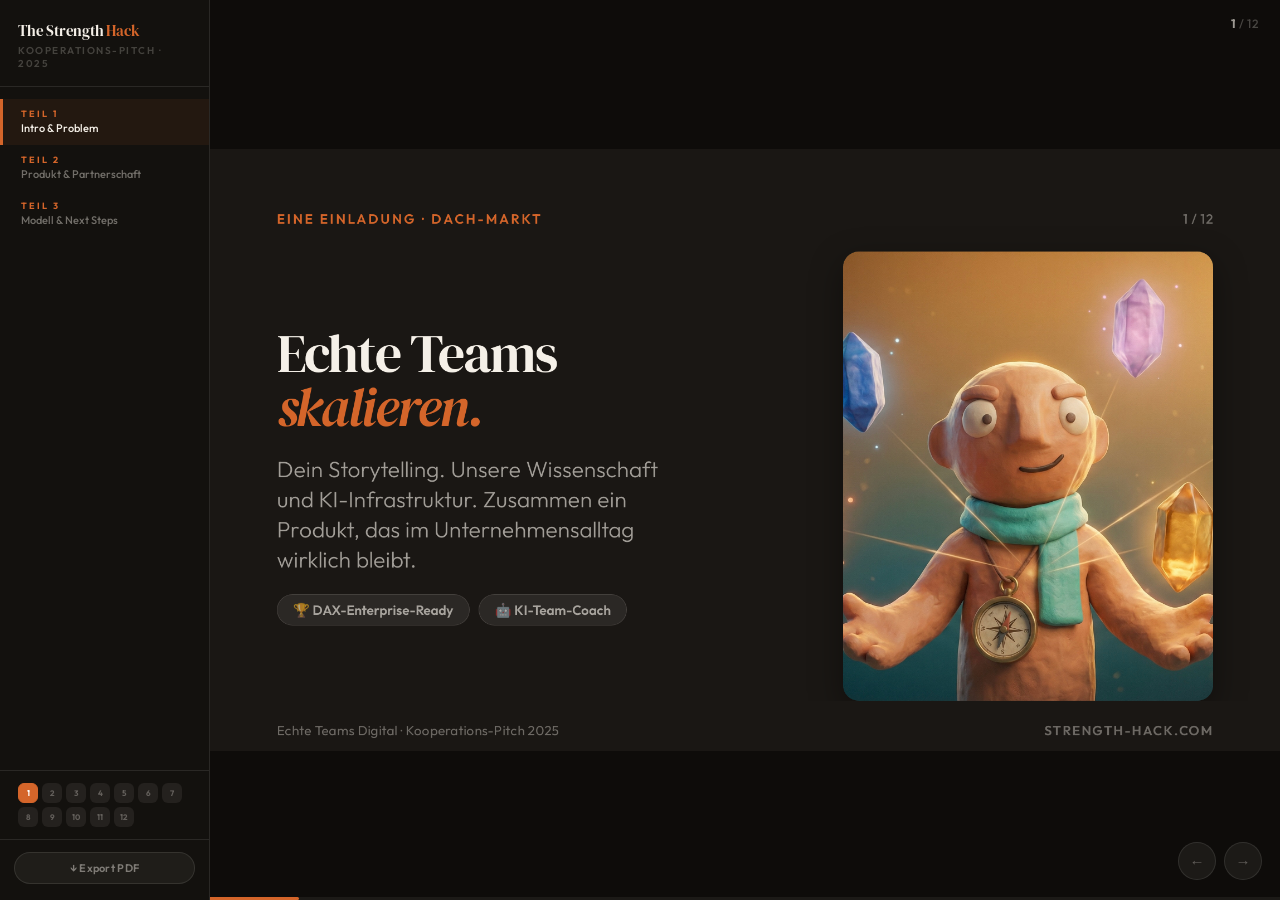
<file: deniz-pitch.html>
<!DOCTYPE html>
<html lang="de">
<head>
<meta charset="UTF-8">
<meta name="viewport" content="width=device-width, initial-scale=1.0">
<title>Echte Teams Digital — Kooperations-Pitch 2025</title>
<link rel="preconnect" href="https://fonts.googleapis.com">
<link rel="preconnect" href="https://fonts.gstatic.com" crossorigin>
<link href="https://fonts.googleapis.com/css2?family=DM+Serif+Display:ital@0;1&family=Outfit:wght@300;400;500;600;700&display=swap" rel="stylesheet">
<style>
/* ============================================================
   Echte Teams Digital — Kooperations-Pitch
   Canvas: 1920 × 1080 px, scaled to viewport by JS
   Sidebar: 210 px | Stage: remainder
   ============================================================ */

:root {
  --font-dm-serif: 'DM Serif Display', Georgia, 'Times New Roman', serif;
  --font-outfit:   'Outfit', -apple-system, BlinkMacSystemFont, sans-serif;

  /* Brand */
  --orange:       #D4652A;
  --orange-soft:  rgba(212,101,42,0.12);
  --orange-line:  rgba(212,101,42,0.30);
  --charcoal:     #1A1714;
  --card-dark:    #242018;
  --cream:        #FDFBF7;
  --beige:        #F5F0E8;
  --ink:          #2C2824;
  --ink-2:        #7A7168;
  --on-dark:      #F5F0E8;
  --on-dark-2:    rgba(245,240,232,0.62);
  --on-dark-3:    rgba(245,240,232,0.38);
  --on-dark-line: rgba(245,240,232,0.10);

  /* Type scale — 1920 × 1080 projection */
  --type-display: 132px;
  --type-title:    88px;
  --type-h2:       72px;
  --type-quote:    56px;
  --type-stat:    220px;
  --type-sub:      40px;
  --type-body:     30px;
  --type-small:    24px;
  --type-eyebrow:  24px;

  /* Spacing */
  --pad-x:      120px;
  --pad-top:    110px;
  --pad-bottom:  90px;
  --gap-title:   44px;
  --gap-item:    28px;

  --sidebar-w:  210px;
}

*, *::before, *::after { margin: 0; padding: 0; box-sizing: border-box; }
html, body {
  height: 100vh; width: 100vw;
  overflow: hidden;
  background: #0E0C0A;
  font-family: var(--font-outfit);
  -webkit-font-smoothing: antialiased;
  -moz-osx-font-smoothing: grayscale;
}

/* ══════════════════════════════════════════════════════════════
   APP SHELL
   ══════════════════════════════════════════════════════════════ */
.app { display: flex; height: 100vh; width: 100vw; }

/* ══════════════════════════════════════════════════════════════
   SIDEBAR
   ══════════════════════════════════════════════════════════════ */
.sidebar {
  width: var(--sidebar-w);
  flex-shrink: 0;
  background: #13110e;
  border-right: 1px solid var(--on-dark-line);
  display: flex;
  flex-direction: column;
  overflow: hidden;
  z-index: 10;
}

.sb-logo {
  padding: 20px 18px 16px;
  border-bottom: 1px solid var(--on-dark-line);
  flex-shrink: 0;
}
.sb-logo-name {
  font-family: var(--font-dm-serif);
  font-size: 15px;
  color: var(--on-dark);
  letter-spacing: -0.2px;
}
.sb-logo-name span { color: var(--orange); }
.sb-logo-sub {
  font-size: 10px;
  font-weight: 600;
  letter-spacing: 1.5px;
  text-transform: uppercase;
  color: rgba(245,240,232,0.22);
  margin-top: 3px;
}

.sb-chapters { flex: 1; overflow-y: auto; padding: 12px 0; }
.sb-ch {
  padding: 9px 18px;
  cursor: pointer;
  border-left: 3px solid transparent;
  transition: all 0.2s;
}
.sb-ch:hover { background: rgba(245,240,232,0.04); }
.sb-ch.active {
  border-left-color: var(--orange);
  background: rgba(212,101,42,0.08);
}
.sb-ch-num {
  font-size: 9px;
  font-weight: 700;
  letter-spacing: 2px;
  text-transform: uppercase;
  color: var(--orange);
  margin-bottom: 2px;
}
.sb-ch-title {
  font-size: 11px;
  font-weight: 500;
  color: rgba(245,240,232,0.42);
  line-height: 1.35;
}
.sb-ch.active .sb-ch-title { color: var(--on-dark); }

.sb-dots {
  padding: 12px 18px;
  border-top: 1px solid var(--on-dark-line);
  flex-shrink: 0;
}
.sb-dots-wrap { display: flex; flex-wrap: wrap; gap: 4px; }
.sb-dot {
  width: 20px;
  height: 20px;
  border-radius: 6px;
  background: rgba(245,240,232,0.07);
  border: 1px solid transparent;
  display: flex;
  align-items: center;
  justify-content: center;
  font-size: 8px;
  font-weight: 700;
  color: rgba(245,240,232,0.3);
  cursor: pointer;
  transition: all 0.2s;
}
.sb-dot:hover { background: rgba(245,240,232,0.14); }
.sb-dot.active { background: var(--orange); color: #fff; border-color: var(--orange); }

.sb-footer {
  padding: 12px 14px 16px;
  border-top: 1px solid var(--on-dark-line);
  flex-shrink: 0;
  display: flex;
  flex-direction: column;
  gap: 6px;
}
.mode-btn {
  display: flex;
  align-items: center;
  justify-content: center;
  gap: 7px;
  padding: 8px 12px;
  border-radius: 980px;
  border: 1px solid var(--on-dark-line);
  background: rgba(245,240,232,0.05);
  cursor: pointer;
  font-family: var(--font-outfit);
  font-size: 11px;
  font-weight: 600;
  color: rgba(245,240,232,0.45);
  letter-spacing: 0.3px;
  transition: all 0.2s ease;
}
.mode-btn:hover { background: rgba(245,240,232,0.1); color: rgba(245,240,232,0.7); }

/* ══════════════════════════════════════════════════════════════
   STAGE
   ══════════════════════════════════════════════════════════════ */
.stage {
  flex: 1;
  position: relative;
  overflow: hidden;
  background: #0E0C0A;
}

.counter {
  position: absolute;
  top: 16px;
  right: 22px;
  z-index: 50;
  font-size: 12px;
  font-weight: 500;
  letter-spacing: 0.5px;
  color: rgba(245,240,232,0.25);
  pointer-events: none;
}
.counter .n { color: rgba(245,240,232,0.62); font-weight: 700; }

.arr {
  position: absolute;
  bottom: 20px;
  z-index: 50;
  width: 38px;
  height: 38px;
  border-radius: 50%;
  background: rgba(245,240,232,0.06);
  border: 1px solid var(--on-dark-line);
  display: flex;
  align-items: center;
  justify-content: center;
  cursor: pointer;
  color: rgba(245,240,232,0.32);
  font-size: 15px;
  transition: all 0.2s;
  user-select: none;
}
.arr:hover { background: rgba(212,101,42,0.18); border-color: rgba(212,101,42,0.4); color: var(--orange); }
.arr-prev { right: 64px; }
.arr-next { right: 18px; }

/* ══════════════════════════════════════════════════════════════
   SLIDES WRAPPER
   ══════════════════════════════════════════════════════════════ */
.slides-wrap {
  position: absolute;
  inset: 0;
}

/* ══════════════════════════════════════════════════════════════
   SLIDE BASE — 1920 × 1080 fixed canvas
   ══════════════════════════════════════════════════════════════ */
.slide {
  position: absolute;
  width: 1920px;
  height: 1080px;
  background: var(--charcoal);
  color: var(--on-dark);
  overflow: hidden;
  opacity: 0;
  pointer-events: none;
  will-change: transform;
  font-family: var(--font-outfit);
  -webkit-font-smoothing: antialiased;
}
.slide.active { opacity: 1; pointer-events: auto; }
.slide.beige  { background: var(--beige);  color: var(--ink); }
.slide.light  { background: var(--cream);  color: var(--ink); }

/* ══════════════════════════════════════════════════════════════
   FRAME — clipped above the bottom-bar zone
   ══════════════════════════════════════════════════════════════ */
.frame {
  position: absolute;
  top: 0; left: 0; right: 0;
  bottom: var(--pad-bottom);
  padding: var(--pad-top) var(--pad-x) 0;
  display: flex;
  flex-direction: column;
  overflow: hidden;
}
.frame.between { justify-content: space-between; }
.frame.center  { justify-content: center; align-items: center; }

/* ══════════════════════════════════════════════════════════════
   TOP BAR — first child of .frame
   ══════════════════════════════════════════════════════════════ */
.top-bar {
  display: flex;
  align-items: center;
  justify-content: space-between;
  margin-bottom: var(--gap-title);
  flex-shrink: 0;
  height: 30px;
}

.page-num {
  font-family: var(--font-outfit);
  font-size: var(--type-small);
  font-weight: 500;
  letter-spacing: 0.5px;
  color: var(--on-dark-3);
}
.slide.beige .page-num,
.slide.light .page-num { color: var(--ink-2); }

/* ══════════════════════════════════════════════════════════════
   BOTTOM BAR — OUTSIDE .frame, sibling
   ══════════════════════════════════════════════════════════════ */
.bottom-bar {
  position: absolute;
  bottom: 22px;
  left: var(--pad-x);
  right: var(--pad-x);
  display: flex;
  align-items: center;
  justify-content: space-between;
  font-family: var(--font-outfit);
  font-size: var(--type-small);
  font-weight: 400;
  letter-spacing: 0.3px;
  color: var(--on-dark-3);
}
.slide.beige .bottom-bar,
.slide.light .bottom-bar { color: var(--ink-2); }

.source-line {
  font-weight: 600;
  letter-spacing: 2.5px;
  text-transform: uppercase;
  font-size: var(--type-small);
}

/* ══════════════════════════════════════════════════════════════
   TYPOGRAPHY
   ══════════════════════════════════════════════════════════════ */
.eyebrow {
  font-family: var(--font-outfit);
  font-size: var(--type-eyebrow);
  font-weight: 600;
  letter-spacing: 4px;
  text-transform: uppercase;
  color: var(--orange);
  line-height: 1;
}

.display {
  font-family: var(--font-dm-serif);
  font-size: var(--type-display);
  font-weight: 400;
  letter-spacing: -3px;
  line-height: 1.0;
  text-wrap: balance;
}
.h2 {
  font-family: var(--font-dm-serif);
  font-size: var(--type-h2);
  font-weight: 400;
  letter-spacing: -1.2px;
  line-height: 1.06;
  text-wrap: balance;
}
em.accent {
  font-style: italic;
  color: var(--orange);
}

.sub {
  font-family: var(--font-outfit);
  font-weight: 300;
  font-size: var(--type-sub);
  line-height: 1.35;
  color: var(--on-dark-2);
  text-wrap: pretty;
}
.slide.beige .sub,
.slide.light .sub { color: var(--ink-2); }

.body {
  font-family: var(--font-outfit);
  font-size: var(--type-body);
  line-height: 1.55;
  color: var(--on-dark-2);
}
.slide.beige .body,
.slide.light .body { color: var(--ink-2); }

.small {
  font-family: var(--font-outfit);
  font-size: var(--type-small);
  line-height: 1.5;
  color: var(--on-dark-3);
}
.slide.beige .small,
.slide.light .small { color: var(--ink-2); }

/* ══════════════════════════════════════════════════════════════
   LAYOUT HELPERS
   ══════════════════════════════════════════════════════════════ */
.grid-2 {
  display: grid;
  grid-template-columns: 1fr 1fr;
  gap: 80px;
  align-items: center;
  flex: 1;
  min-height: 0;
}
.grid-2-58 {
  display: grid;
  grid-template-columns: 58fr 42fr;
  gap: 100px;
  align-items: center;
  flex: 1;
  min-height: 0;
}
.grid-3 {
  display: grid;
  grid-template-columns: repeat(3, 1fr);
  gap: var(--gap-item);
  flex: 1;
  min-height: 0;
  align-items: stretch;
}
.grid-4 {
  display: grid;
  grid-template-columns: repeat(2, 1fr);
  gap: var(--gap-item);
  flex: 1;
  min-height: 0;
  align-items: stretch;
}
.stack { display: flex; flex-direction: column; }

/* ══════════════════════════════════════════════════════════════
   HERO IMAGE FRAME
   ══════════════════════════════════════════════════════════════ */
.hero-image {
  align-self: stretch;
  width: 100%;
  border-radius: 28px;
  overflow: hidden;
  background: #20322F;
  box-shadow: 0 20px 60px rgba(0,0,0,0.4);
}
.hero-image img {
  width: 100%;
  height: 100%;
  object-fit: cover;
  display: block;
}

/* ══════════════════════════════════════════════════════════════
   CARDS
   ══════════════════════════════════════════════════════════════ */
.card-dark {
  background: var(--card-dark);
  border: 1px solid var(--on-dark-line);
  border-radius: 24px;
  padding: 36px 36px;
}
.card-dark-accent {
  background: var(--orange-soft);
  border: 1.5px solid var(--orange-line);
  border-radius: 24px;
  padding: 36px 36px;
}
.card-light {
  background: #fff;
  border: 1px solid rgba(44,40,36,0.08);
  border-radius: 24px;
  padding: 36px 36px;
}
.card-beige {
  background: var(--beige);
  border-radius: 24px;
  padding: 36px 36px;
}

/* Feature cards in grid-3 */
.feat-card {
  border-radius: 24px;
  padding: 44px 36px;
  display: flex;
  flex-direction: column;
  gap: 20px;
}
.feat-card.dark  { background: var(--card-dark); border: 1px solid var(--on-dark-line); }
.feat-card.orange { background: var(--orange-soft); border: 1.5px solid var(--orange-line); }
.feat-card.white { background: #fff; border: 1px solid rgba(44,40,36,0.08); }

.card-label {
  font-family: var(--font-outfit);
  font-size: var(--type-small);
  font-weight: 700;
  letter-spacing: 3px;
  text-transform: uppercase;
  color: var(--orange);
}
.card-title {
  font-family: var(--font-dm-serif);
  font-size: 48px;
  font-weight: 400;
  letter-spacing: -0.8px;
  color: var(--on-dark);
  line-height: 1.1;
}
.slide.beige .card-title,
.slide.light .card-title { color: var(--ink); }
.feat-card.white .card-title,
.feat-card.orange .card-title { color: var(--ink); }

.card-body {
  font-family: var(--font-outfit);
  font-size: var(--type-body);
  font-weight: 300;
  line-height: 1.5;
  color: var(--on-dark-2);
}
.slide.beige .card-body,
.slide.light .card-body { color: var(--ink-2); }
.feat-card.white .card-body,
.feat-card.orange .card-body { color: var(--ink-2); }

/* ══════════════════════════════════════════════════════════════
   PILL TAGS
   ══════════════════════════════════════════════════════════════ */
.pill {
  display: inline-flex;
  align-items: center;
  gap: 10px;
  font-family: var(--font-outfit);
  font-size: var(--type-small);
  font-weight: 600;
  background: rgba(245,240,232,0.08);
  color: var(--on-dark-2);
  border: 1px solid rgba(245,240,232,0.14);
  border-radius: 980px;
  padding: 12px 28px;
}

/* ══════════════════════════════════════════════════════════════
   FEATURE ROW (S04 product match)
   ══════════════════════════════════════════════════════════════ */
.feat-row {
  display: flex;
  align-items: flex-start;
  gap: 24px;
  padding: 24px 0;
  border-bottom: 1px solid rgba(44,40,36,0.10);
}
.feat-row:last-child { border-bottom: none; }
.feat-row-icon {
  width: 48px;
  height: 48px;
  border-radius: 14px;
  background: var(--orange-soft);
  border: 1px solid var(--orange-line);
  display: flex;
  align-items: center;
  justify-content: center;
  font-size: 24px;
  flex-shrink: 0;
  margin-top: 2px;
}
.feat-row-title {
  font-family: var(--font-dm-serif);
  font-size: 36px;
  letter-spacing: -0.4px;
  color: var(--ink);
  line-height: 1.1;
  margin-bottom: 6px;
}
.feat-row-sub {
  font-size: var(--type-body);
  color: var(--ink-2);
  line-height: 1.4;
}

/* ══════════════════════════════════════════════════════════════
   STEP ROW (S08 phase 1 model)
   ══════════════════════════════════════════════════════════════ */
.step-row {
  display: flex;
  align-items: center;
  gap: 40px;
  padding: 28px 40px;
  border-radius: 20px;
  background: var(--card-dark);
  border: 1px solid var(--on-dark-line);
}
.step-row.hl {
  background: var(--orange-soft);
  border: 1.5px solid var(--orange-line);
}
.step-num {
  font-family: var(--font-dm-serif);
  font-size: 56px;
  color: var(--orange);
  line-height: 1;
  flex-shrink: 0;
  letter-spacing: -1px;
  width: 72px;
}
.step-title {
  font-family: var(--font-dm-serif);
  font-size: 40px;
  letter-spacing: -0.5px;
  color: var(--on-dark);
  margin-bottom: 8px;
  line-height: 1.1;
}
.step-body {
  font-size: var(--type-body);
  line-height: 1.4;
  color: var(--on-dark-2);
}

/* ══════════════════════════════════════════════════════════════
   SPLIT BAR (S09 revenue)
   ══════════════════════════════════════════════════════════════ */
.split-bar {
  display: flex;
  align-items: stretch;
  border-radius: 14px;
  overflow: hidden;
  height: 100px;
  margin: 4px 0;
}
.split-seg {
  display: flex;
  align-items: center;
  justify-content: center;
  flex-direction: column;
  gap: 4px;
}
.split-pct {
  font-family: var(--font-dm-serif);
  font-size: 44px;
  letter-spacing: -1px;
  line-height: 1;
  font-weight: 400;
}
.split-lbl {
  font-family: var(--font-outfit);
  font-size: var(--type-small);
  font-weight: 500;
}

/* ══════════════════════════════════════════════════════════════
   PHASE BOXES (S10 GmbH roadmap)
   ══════════════════════════════════════════════════════════════ */
.phase-box {
  border-radius: 24px;
  border: 2px solid;
  padding: 44px 48px;
  display: flex;
  flex-direction: column;
  gap: 24px;
}
.phase-box.active-phase {
  border-color: var(--orange-line);
  background: var(--orange-soft);
}
.phase-box.future-phase {
  border-color: var(--on-dark-line);
  background: rgba(245,240,232,0.03);
}
.phase-label {
  font-family: var(--font-outfit);
  font-size: var(--type-small);
  font-weight: 700;
  letter-spacing: 4px;
  text-transform: uppercase;
}
.phase-box.active-phase .phase-label { color: var(--orange); }
.phase-box.future-phase .phase-label { color: var(--on-dark-3); }
.phase-heading {
  font-family: var(--font-dm-serif);
  font-size: 56px;
  font-weight: 400;
  letter-spacing: -1px;
  line-height: 1.1;
}
.phase-box.active-phase .phase-heading { color: var(--on-dark); }
.phase-box.future-phase .phase-heading { color: var(--on-dark-2); }
.phase-list {
  list-style: none;
  display: flex;
  flex-direction: column;
  gap: 16px;
}
.phase-list li {
  font-family: var(--font-outfit);
  font-size: var(--type-body);
  font-weight: 300;
  display: flex;
  align-items: flex-start;
  gap: 16px;
  line-height: 1.4;
}
.phase-list li::before {
  content: '→';
  color: var(--orange);
  font-size: var(--type-body);
  flex-shrink: 0;
}
.phase-box.active-phase .phase-list li { color: var(--on-dark-2); }
.phase-box.future-phase .phase-list li { color: var(--on-dark-3); }

/* ══════════════════════════════════════════════════════════════
   CTA BUTTON
   ══════════════════════════════════════════════════════════════ */
.btn-solid {
  display: inline-flex;
  align-items: center;
  justify-content: center;
  padding: 24px 56px;
  font-family: var(--font-outfit);
  font-weight: 600;
  font-size: 28px;
  color: #fff;
  background: var(--orange);
  border: none;
  border-radius: 980px;
  cursor: pointer;
  text-decoration: none;
  box-shadow: 0 8px 32px rgba(212,101,42,0.28);
  letter-spacing: 0.3px;
}

/* ══════════════════════════════════════════════════════════════
   DIVIDER LINE
   ══════════════════════════════════════════════════════════════ */
.divider {
  width: 80px;
  height: 3px;
  background: var(--orange);
  border-radius: 2px;
  flex-shrink: 0;
}

/* ══════════════════════════════════════════════════════════════
   ANIMATIONS
   ══════════════════════════════════════════════════════════════ */
.slide.exiting {
  opacity: 0;
  transition: opacity 0.25s cubic-bezier(0.25,0.46,0.45,0.94);
}

@keyframes staggerFadeUp {
  from { opacity: 0; transform: translateY(26px); }
  to   { opacity: 1; transform: translateY(0); }
}
[data-a] { opacity: 0; }
.slide.active [data-a] {
  animation: staggerFadeUp 0.58s cubic-bezier(0.25,0.46,0.45,0.94) both;
}
.slide.active [data-a="1"] { animation-delay:   0ms; }
.slide.active [data-a="2"] { animation-delay:  80ms; }
.slide.active [data-a="3"] { animation-delay: 160ms; }
.slide.active [data-a="4"] { animation-delay: 240ms; }
.slide.active [data-a="5"] { animation-delay: 320ms; }
.slide.active [data-a="6"] { animation-delay: 400ms; }

.feat-card, .card-dark, .card-dark-accent, .card-light, .card-beige, .step-row {
  transition: transform 0.26s cubic-bezier(0.25,0.46,0.45,0.94),
              box-shadow 0.26s cubic-bezier(0.25,0.46,0.45,0.94);
}
.feat-card:hover  { transform: translateY(-6px); box-shadow: 0 18px 44px rgba(0,0,0,0.16); }
.card-dark:hover  { transform: translateY(-6px); box-shadow: 0 18px 44px rgba(0,0,0,0.28); }
.card-light:hover { transform: translateY(-6px); box-shadow: 0 18px 44px rgba(44,40,36,0.10); }

/* ══════════════════════════════════════════════════════════════
   PROGRESS BAR
   ══════════════════════════════════════════════════════════════ */
.progress-bar {
  position: fixed; bottom: 0;
  left: var(--sidebar-w); right: 0;
  height: 3px;
  background: rgba(245,240,232,0.06);
  z-index: 200; pointer-events: none;
}
.progress-fill {
  height: 100%; background: var(--orange);
  width: 0%;
  transition: width 0.45s cubic-bezier(0.25,0.46,0.45,0.94);
  border-radius: 0 2px 2px 0;
}

/* ══════════════════════════════════════════════════════════════
   PRINT / PDF EXPORT
   ══════════════════════════════════════════════════════════════ */
@media print {
  @page { size: 1920px 1080px; margin: 0; }
  * { -webkit-print-color-adjust: exact !important; print-color-adjust: exact !important; }
  .sidebar, .arr, .counter, #exportBtn { display: none !important; }
  body, html { width: 1920px !important; height: auto !important; overflow: visible !important; }
  .app { display: block !important; width: 1920px !important; height: auto !important; }
  .stage {
    display: block !important;
    margin-left: 0 !important;
    overflow: visible !important;
    width: 1920px !important;
    height: auto !important;
    background: transparent !important;
  }
  .slides-wrap {
    position: static !important;
    width: 1920px !important;
    height: auto !important;
    overflow: visible !important;
  }
  .slide {
    position: relative !important;
    transform: none !important;
    left: 0 !important;
    top: 0 !important;
    opacity: 1 !important;
    pointer-events: auto !important;
    width: 1920px !important;
    height: 1080px !important;
    page-break-after: always;
    break-after: page;
    overflow: hidden !important;
    display: block !important;
  }
  .slide[data-skip-print] { display: none !important; }
  .hero-image { box-shadow: none !important; }
  .btn-solid  { box-shadow: none !important; }
  * { animation: none !important; transition: none !important; }
  [data-a] { opacity: 1 !important; transform: none !important; }
  .progress-bar { display: none !important; }
}
</style>
</head>
<body>

<div class="app">

  <!-- ════════════════════════════════════════════════════════════
       SIDEBAR
       ════════════════════════════════════════════════════════════ -->
  <aside class="sidebar">
    <div class="sb-logo">
      <div class="sb-logo-name">The Strength <span>Hack</span></div>
      <div class="sb-logo-sub">Kooperations-Pitch · 2025</div>
    </div>

    <div class="sb-chapters" id="sbCh">
      <div class="sb-ch active" onclick="goChapter(0)">
        <div class="sb-ch-num">Teil 1</div>
        <div class="sb-ch-title">Intro &amp; Problem</div>
      </div>
      <div class="sb-ch" onclick="goChapter(1)">
        <div class="sb-ch-num">Teil 2</div>
        <div class="sb-ch-title">Produkt &amp; Partnerschaft</div>
      </div>
      <div class="sb-ch" onclick="goChapter(2)">
        <div class="sb-ch-num">Teil 3</div>
        <div class="sb-ch-title">Modell &amp; Next Steps</div>
      </div>
    </div>

    <div class="sb-dots">
      <div class="sb-dots-wrap" id="sbDots"></div>
    </div>

    <div class="sb-footer">
      <button class="mode-btn" id="exportBtn" onclick="exportPDF()">↓ Export PDF</button>
    </div>
  </aside>

  <!-- ════════════════════════════════════════════════════════════
       STAGE
       ════════════════════════════════════════════════════════════ -->
  <main class="stage">
    <div class="counter"><span class="n" id="cCur">1</span> / <span id="cTot">12</span></div>
    <button class="arr arr-prev" onclick="go(-1)">←</button>
    <button class="arr arr-next" onclick="go(1)">→</button>

    <div class="slides-wrap" id="slidesWrap">

      <!-- ══════════════════════════════════════════════════════
           SLIDE 01 · Titel — dark, hero split
           Ch1: Intro & Problem
           ══════════════════════════════════════════════════════ -->
      <div class="slide active" data-ch="1">
        <div class="frame between">

          <div class="top-bar">
            <div class="eyebrow">Eine Einladung · DACH-Markt</div>
            <div class="page-num">1 / 12</div>
          </div>

          <div class="grid-2-58" style="gap:100px; align-items:center;">
            <div style="display:flex; flex-direction:column; gap:36px;">
              <h1 class="display" data-a="1" style="font-size:96px; max-width:860px;">
                Echte Teams<br/><em class="accent">skalieren.</em>
              </h1>
              <p class="sub" data-a="2" style="max-width:720px;">
                Dein Storytelling. Unsere Wissenschaft und KI-Infrastruktur. Zusammen ein Produkt, das im Unternehmensalltag wirklich bleibt.
              </p>
              <div data-a="3" style="display:flex; gap:16px; flex-wrap:wrap;">
                <span class="pill">🏆 DAX-Enterprise-Ready</span>
                <span class="pill">🤖 KI-Team-Coach</span>
              </div>
            </div>
            <div class="hero-image" data-a="4">
              <img src="assets/milo-hero.jpg" alt="Milo">
            </div>
          </div>

        </div>
        <div class="bottom-bar">
          <div>Echte Teams Digital · Kooperations-Pitch 2025</div>
          <div class="source-line">strength-hack.com</div>
        </div>
      </div>


      <!-- ══════════════════════════════════════════════════════
           SLIDE 02 · Problem — light, split + problem cards
           Ch1: Intro & Problem
           ══════════════════════════════════════════════════════ -->
      <div class="slide light" data-ch="1">
        <div class="frame between">

          <div class="top-bar">
            <div class="eyebrow">Workshop-Amnesie</div>
            <div class="page-num">2 / 12</div>
          </div>

          <div class="grid-2-58" style="gap:100px; align-items:center;">
            <div style="display:flex; flex-direction:column; gap:32px;">
              <h2 class="h2" data-a="1" style="max-width:760px;">
                Exzellente Keynotes. Und dann? <em class="accent">Schweigen.</em>
              </h2>
              <p class="sub" data-a="2" style="max-width:680px;">
                Coaching-Plattformen und Live-Workshops verpuffen nach wenigen Wochen. Der Alltag verschluckt die besten Impulse.
              </p>
              <div class="divider" data-a="3"></div>
              <p class="body" data-a="3" style="max-width:680px;">
                CoachHub, BetterUp, Gallup — alle fokussieren auf das <strong>Individuum</strong>. Niemand digitalisiert das wichtigste Asset moderner Unternehmen: <strong>Team-Performance.</strong>
              </p>
            </div>
            <div data-a="4" style="display:flex; flex-direction:column; gap:28px; align-self:center;">
              <div class="card-light" style="border-color:rgba(44,40,36,0.10);">
                <div class="card-label" style="margin-bottom:12px;">Die Grenze</div>
                <div class="card-title">Deine Zeit ist gedeckelt</div>
                <div class="card-body" style="margin-top:12px;">Deine besten Stunden sind an deine Präsenz gebunden — wirkungsvoll, aber nicht skalierbar.</div>
              </div>
              <div class="card-beige">
                <div class="card-label" style="margin-bottom:12px;">Das Loch danach</div>
                <div class="card-title">Erkenntnisse verpuffen</div>
                <div class="card-body" style="margin-top:12px;">Ohne digitales Rückgrat verschwinden deine besten Impulse nach drei Wochen im Unternehmensalltag.</div>
              </div>
            </div>
          </div>

        </div>
        <div class="bottom-bar">
          <div>Das Problem</div>
          <div class="source-line">strength-hack.com</div>
        </div>
      </div>


      <!-- ══════════════════════════════════════════════════════
           SLIDE 03 · Synergie — dark, centered header + grid-3
           Ch1: Intro & Problem
           ══════════════════════════════════════════════════════ -->
      <div class="slide" data-ch="1">
        <div class="frame between">

          <div class="top-bar">
            <div class="eyebrow">Das Credibility-Kraftwerk</div>
            <div class="page-num">3 / 12</div>
          </div>

          <div data-a="1" style="text-align:center; flex-shrink:0;">
            <h2 class="h2" style="font-size:64px; max-width:1300px; margin:0 auto;">
              Storytelling + Wissenschaft + Tech =<br/><em class="accent">unschlagbare Marktposition.</em>
            </h2>
          </div>

          <div class="grid-3" data-a="2">
            <div class="feat-card dark">
              <div class="card-label">Deniz Aytekin</div>
              <div class="card-title">Emotionale Bühne</div>
              <div class="card-body">Mitreißendes Storytelling, direkter C-Level-Zugang, Praxiserfahrung unter absolutem Druck.</div>
            </div>
            <div class="feat-card orange">
              <div class="card-label">Prof. Dr. Utho Creusen</div>
              <div class="card-title" style="color:var(--on-dark);">Akademisches Fundament</div>
              <div class="card-body" style="color:var(--on-dark-2);">Führungsforscher, 3 Fachbücher bei SpringerGabler über Positive Leadership und stärken-basiertes Management — seine Forschung ist das wissenschaftliche Rückgrat des Assessments.</div>
            </div>
            <div class="feat-card dark">
              <div class="card-label">Murk Creusen</div>
              <div class="card-title">KI-Infrastruktur</div>
              <div class="card-body">Schlüsselfertige Enterprise-SaaS, DAX-skalierfähig ab Tag 1, vollständige Tech-Integration.</div>
            </div>
          </div>

        </div>
        <div class="bottom-bar">
          <div>Drei Stärken · Ein Produkt</div>
          <div class="source-line">strength-hack.com</div>
        </div>
      </div>


      <!-- ══════════════════════════════════════════════════════
           SLIDE 04 · Produkt-Match — beige, hero split
           Ch2: Produkt & Partnerschaft
           ══════════════════════════════════════════════════════ -->
      <div class="slide beige" data-ch="2">
        <div class="frame between">

          <div class="top-bar">
            <div class="eyebrow">Nahtlose Integration</div>
            <div class="page-num">4 / 12</div>
          </div>

          <div class="grid-2-58" style="gap:100px; align-items:flex-start;">
            <div>
              <h2 class="h2" data-a="1" style="font-size:60px; margin-bottom:16px; max-width:720px;">
                Gebaut für<br/><em class="accent">Echte Teams.</em>
              </h2>
              <p class="sub" data-a="2" style="margin-bottom:14px; max-width:680px;">
                Jede Funktion basiert auf peer-reviewten Modellen: CliftonStrengths, Amy Edmondsons Psychological Safety-Forschung und Tuckmans Teammodell — abgestimmt auf das Framework von Echte Teams.
              </p>
              <div data-a="3">
                <div class="feat-row" style="padding:8px 0;">
                  <div class="feat-row-icon">🔵</div>
                  <div>
                    <div class="feat-row-title">Visueller Matching-Kompass</div>
                    <div class="feat-row-sub">Stärken-Gaps auf einen Blick — sofort handlungsfähig</div>
                  </div>
                </div>
                <div class="feat-row" style="padding:8px 0;">
                  <div class="feat-row-icon">⚡</div>
                  <div>
                    <div class="feat-row-title">Tuckman-Turbo</div>
                    <div class="feat-row-sub">Storming &amp; Norming — verkürzt auf Rekordzeit</div>
                  </div>
                </div>
                <div class="feat-row" style="padding:8px 0;">
                  <div class="feat-row-icon">🛡️</div>
                  <div>
                    <div class="feat-row-title">Psychological Safety</div>
                    <div class="feat-row-sub">Messbar, moderierbar, für jeden Workshop direkt nutzbar</div>
                  </div>
                </div>
              </div>
            </div>
            <div class="hero-image" data-a="4">
              <img src="assets/milo-teamwork.jpg" alt="Milo Teamwork">
            </div>
          </div>

        </div>
        <div class="bottom-bar">
          <div>Stärken-fokussierte Teams: +29 % Profit · 6× mehr Engagement</div>
          <div class="source-line">Gallup · 50.000 Geschäftseinheiten</div>
        </div>
      </div>


      <!-- ══════════════════════════════════════════════════════
           SLIDE 05 · KI-Coach — dark, hero split (image right)
           Ch2: Produkt & Partnerschaft
           ══════════════════════════════════════════════════════ -->
      <div class="slide" data-ch="2">
        <div class="frame between">

          <div class="top-bar">
            <div class="eyebrow">24/7 · Always-On</div>
            <div class="page-num">5 / 12</div>
          </div>

          <div class="grid-2-58" style="gap:100px; align-items:center;">
            <div style="display:flex; flex-direction:column; gap:32px;">
              <h2 class="h2" data-a="1" style="max-width:720px;">
                Deine Impulse.<br/><em class="accent">Immer präsent.</em>
              </h2>
              <p class="sub" data-a="2" style="max-width:680px;">
                Der integrierte KI-Team-Coach hält deine Keynote-Erkenntnisse im Unternehmensalltag am Leben — auch wenn du längst auf der nächsten Bühne stehst.
              </p>
              <div class="divider" data-a="3"></div>
              <p class="body" data-a="3" style="max-width:680px;">
                Personalisierte Stärken-Nudges, wöchentliche Fokus-Hinweise, Konflikt-Coaching — direkt aus der App, in Echtzeit.
              </p>
            </div>
            <div class="hero-image" data-a="4">
              <img src="assets/milo-strengths.jpg" alt="Milo Strengths">
            </div>
          </div>

        </div>
        <div class="bottom-bar">
          <div>KI-Team-Coach</div>
          <div class="source-line">strength-hack.com</div>
        </div>
      </div>


      <!-- ══════════════════════════════════════════════════════
           SLIDE 06 · Enterprise Ready — light, header + 2×2 cards
           Ch2: Produkt & Partnerschaft
           ══════════════════════════════════════════════════════ -->
      <div class="slide light" data-ch="2">
        <div class="frame between">

          <div class="top-bar">
            <div class="eyebrow">Bereit für die großen Namen</div>
            <div class="page-num">6 / 12</div>
          </div>

          <div data-a="1" style="flex-shrink:0;">
            <h2 class="h2" style="font-size:60px; margin-bottom:8px; max-width:1200px;">
              DAX-Konzern morgen. 10.000 Mitarbeiter.<br/><em class="accent">Kein Problem.</em>
            </h2>
          </div>

          <div class="grid-4" data-a="2">
            <div class="feat-card white" style="padding:28px 28px; gap:14px;">
              <div class="card-label">🚀 Sofort einsatzbereit</div>
              <div class="card-title" style="font-size:36px;">Vollständige Kern-Features</div>
              <div class="card-body" style="font-size:26px;">Matching-Kompass, Tuckman-Tracker, Psych-Safety-Dashboard — alles live und bereit für den ersten Enterprise-Pitch.</div>
            </div>
            <div class="feat-card white" style="background:var(--beige); border-color:transparent; padding:28px 28px; gap:14px;">
              <div class="card-label">📈 Beliebig skalierbar</div>
              <div class="card-title" style="font-size:36px;">Tiefe Org-Hierarchie</div>
              <div class="card-body" style="font-size:26px;">Konzerne mit hunderten Unter-Teams lassen sich sauber abbilden. Du kannst DAX-Entscheider morgen anrufen.</div>
            </div>
            <div class="feat-card white" style="background:var(--beige); border-color:transparent; padding:28px 28px; gap:14px;">
              <div class="card-label">🏷️ Flexible Marke</div>
              <div class="card-title" style="font-size:36px;">White-Label bereit</div>
              <div class="card-body" style="font-size:26px;">Co-Branding oder vollständige White-Label-Lösung — fügt sich organisch in Echte Teams' Markenwelt ein.</div>
            </div>
            <div class="feat-card white" style="padding:28px 28px; gap:14px;">
              <div class="card-label">🛠️ Jetzt gestaltbar</div>
              <div class="card-title" style="font-size:36px;">Noch formbar</div>
              <div class="card-body" style="font-size:26px;">Spezifische Wünsche — z.B. exklusive Cohort-Features — können noch leicht integriert werden.</div>
            </div>
          </div>

        </div>
        <div class="bottom-bar">
          <div>Enterprise-Ready ab Tag 1</div>
          <div class="source-line">strength-hack.com</div>
        </div>
      </div>


      <!-- ══════════════════════════════════════════════════════
           SLIDE 07 · Warum Deniz — dark, split + 3 cards
           Ch2: Produkt & Partnerschaft
           ══════════════════════════════════════════════════════ -->
      <div class="slide" data-ch="2">
        <div class="frame between">

          <div class="top-bar">
            <div class="eyebrow">Einzigartige Position</div>
            <div class="page-num">7 / 12</div>
          </div>

          <div class="grid-2" style="gap:100px; align-items:center;">
            <div style="display:flex; flex-direction:column; gap:32px;">
              <h2 class="h2" data-a="1" style="max-width:700px;">
                Du bist das<br/><em class="accent">Missing Link.</em>
              </h2>
              <p class="sub" data-a="2" style="max-width:680px;">
                Kein anderer im DACH-Raum kombiniert dein Storytelling aus dem Profisport mit einer Plattform, die auf echter Führungsforschung basiert — nicht auf Trend-Content.
              </p>
              <div class="divider" data-a="3"></div>
              <p class="body" data-a="3" style="max-width:660px;">
                Du bringst die emotionale Bühne und den C-Level-Zugang, den kein Produkt erkaufen kann.
              </p>
            </div>
            <div data-a="4" style="display:flex; flex-direction:column; gap:24px; align-self:center;">
              <div class="card-dark-accent">
                <div class="card-label" style="margin-bottom:12px;">🎤 Storytelling</div>
                <div class="card-body">Praxiserfahrung unter absolutem Druck — Entscheidungen im Fußball, übertragen auf Unternehmens-Teams.</div>
              </div>
              <div class="card-dark">
                <div class="card-label" style="margin-bottom:12px;">🤝 C-Level-Netzwerk</div>
                <div class="card-body">Direktzugang zu Entscheidern, die kein Kaltakquise-Tool erreicht.</div>
              </div>
              <div class="card-dark">
                <div class="card-label" style="margin-bottom:12px;">🏟️ Marke &amp; Reichweite</div>
                <div class="card-body">Echte Teams als Marke ist im DACH-Raum bekannt — ideale Grundlage für ein Co-Branding-Produkt.</div>
              </div>
            </div>
          </div>

        </div>
        <div class="bottom-bar">
          <div>Deine einzigartige Position</div>
          <div class="source-line">strength-hack.com</div>
        </div>
      </div>


      <!-- ══════════════════════════════════════════════════════
           SLIDE 08 · Phase 1 Modell — dark, header + stack
           Ch3: Modell & Next Steps
           ══════════════════════════════════════════════════════ -->
      <div class="slide" data-ch="3">
        <div class="frame between">

          <div class="top-bar">
            <div class="eyebrow">Speed-to-Market · Phase 1</div>
            <div class="page-num">8 / 12</div>
          </div>

          <div data-a="1" style="flex-shrink:0;">
            <h2 class="h2" style="margin-bottom:16px;">
              Risikofreier <em class="accent">Sofortstart.</em>
            </h2>
            <p class="sub" style="max-width:860px;">
              Keine große Verpflichtung. Kein Papierkram. Eine einfache Vereinbarung — und wir legen zusammen los.
            </p>
          </div>

          <div data-a="2" style="display:flex; flex-direction:column; gap:18px; flex:1; min-height:0; justify-content:flex-end; padding-bottom:8px;">
            <div class="step-row">
              <div class="step-num">01</div>
              <div>
                <div class="step-title">Du öffnest Türen — mit deiner Bühne</div>
                <div class="step-body">Keynotes, Netzwerk, direkte Gespräche mit C-Level-Entscheidern</div>
              </div>
            </div>
            <div class="step-row hl">
              <div class="step-num">02</div>
              <div>
                <div class="step-title">Wir stellen Technologie + Wissenschaft bereit</div>
                <div class="step-body">App, KI-Coach, akademisches Fundament — alles inklusive, kein Risiko für dich</div>
              </div>
            </div>
            <div class="step-row">
              <div class="step-num">03</div>
              <div>
                <div class="step-title">Umsatz fair und transparent aufteilen</div>
                <div class="step-body">Klar geregelt, offen besprochen — ab dem ersten Euro</div>
              </div>
            </div>
          </div>

        </div>
        <div class="bottom-bar">
          <div>Modell Phase 1</div>
          <div class="source-line">strength-hack.com</div>
        </div>
      </div>


      <!-- ══════════════════════════════════════════════════════
           SLIDE 09 · Revenue Split — light, header + 2 cards
           Ch3: Modell & Next Steps
           ══════════════════════════════════════════════════════ -->
      <div class="slide light" data-ch="3">
        <div class="frame between">

          <div class="top-bar">
            <div class="eyebrow">Faire Aufteilung · Klar und transparent</div>
            <div class="page-num">9 / 12</div>
          </div>

          <div data-a="1" style="flex-shrink:0;">
            <h2 class="h2" style="margin-bottom:8px;">
              Wer macht, <em class="accent">der verdient.</em>
            </h2>
          </div>

          <div data-a="2" class="grid-2" style="gap:48px; align-items:stretch; flex:1; min-height:0;">
            <div class="card-light" style="display:flex; flex-direction:column; gap:20px; padding:44px 44px;">
              <div class="card-label">💻 Software-Lizenzen (SaaS)</div>
              <div class="split-bar">
                <div class="split-seg" style="flex:1; background:var(--orange); border-radius:10px 0 0 10px;">
                  <span class="split-pct" style="color:#fff;">50%</span>
                  <span class="split-lbl" style="color:rgba(255,255,255,0.75);">Deniz</span>
                </div>
                <div class="split-seg" style="flex:1; background:var(--beige); border-radius:0 10px 10px 0;">
                  <span class="split-pct" style="color:var(--ink);">50%</span>
                  <span class="split-lbl" style="color:var(--ink-2);">Strength Hack</span>
                </div>
              </div>
              <p class="body">Passives Einkommen auf alle Jahresabos, für die du den Kontakt hergestellt hast — auch wenn du längst auf der nächsten Bühne stehst.</p>
            </div>
            <div class="card-beige" style="display:flex; flex-direction:column; gap:20px; padding:44px 44px;">
              <div class="card-label">🎤 Coaching &amp; Live-Sessions</div>
              <div class="split-bar">
                <div class="split-seg" style="flex:4; background:var(--orange); border-radius:10px 0 0 10px;">
                  <span class="split-pct" style="color:#fff;">80%</span>
                  <span class="split-lbl" style="color:rgba(255,255,255,0.75);">Session-Leiter</span>
                </div>
                <div class="split-seg" style="flex:1; background:#fff; border-radius:0 10px 10px 0;">
                  <span class="split-pct" style="color:var(--ink);">20%</span>
                  <span class="split-lbl" style="color:var(--ink-2);">Vertrieb</span>
                </div>
              </div>
              <p class="body">Wer die operative Arbeit leistet, bekommt den Löwenanteil. Verhältnis dreht sich um, wenn unsere Trainer übernehmen.</p>
            </div>
          </div>

        </div>
        <div class="bottom-bar">
          <div>Revenue-Split</div>
          <div class="source-line">strength-hack.com</div>
        </div>
      </div>


      <!-- ══════════════════════════════════════════════════════
           SLIDE 10 · Phase 2 GmbH — dark, header + 2 phase boxes
           Ch3: Modell & Next Steps
           ══════════════════════════════════════════════════════ -->
      <div class="slide" data-ch="3">
        <div class="frame between">

          <div class="top-bar">
            <div class="eyebrow">Wo das hinführen kann</div>
            <div class="page-num">10 / 12</div>
          </div>

          <div data-a="1" style="flex-shrink:0;">
            <h2 class="h2" style="margin-bottom:8px;">
              So wächst eine echte <em class="accent">Partnerschaft.</em>
            </h2>
          </div>

          <div data-a="2" class="grid-2" style="gap:40px; align-items:stretch; flex:1; min-height:0;">
            <div class="phase-box active-phase">
              <div class="phase-label">So starten wir</div>
              <div class="phase-heading">Gemeinsam<br/>loslegen</div>
              <ul class="phase-list">
                <li>Eine einfache Vereinbarung</li>
                <li>Kein Overhead, kein Risiko</li>
                <li>Direkt in den Markt</li>
                <li>50/50 auf Softwarelizenzen</li>
                <li>80/20 auf Live-Sessions</li>
              </ul>
            </div>
            <div class="phase-box future-phase">
              <div class="phase-label">Wenn ihr gemeinsam wächst</div>
              <div class="phase-heading">Echte Teams<br/>Digital</div>
              <ul class="phase-list">
                <li>Wenn der Markt es bestätigt</li>
                <li>Gewinne fließen als Kapital ein</li>
                <li>Mehr Reichweite, mehr Wirkung</li>
                <li>Mehr Kapazität, weniger Reibung</li>
                <li>Features, die ihr gemeinsam formt</li>
              </ul>
            </div>
          </div>

        </div>
        <div class="bottom-bar">
          <div>Langfristige Perspektive</div>
          <div class="source-line">strength-hack.com</div>
        </div>
      </div>


      <!-- ══════════════════════════════════════════════════════
           SLIDE 11 · Vorteile — beige, split + 3 cards
           Ch3: Modell & Next Steps
           ══════════════════════════════════════════════════════ -->
      <div class="slide beige" data-ch="3">
        <div class="frame between">

          <div class="top-bar">
            <div class="eyebrow">Was du damit gewinnst</div>
            <div class="page-num">11 / 12</div>
          </div>

          <div class="grid-2-58" style="gap:100px; align-items:center;">
            <div style="display:flex; flex-direction:column; gap:32px;">
              <h2 class="h2" data-a="1" style="max-width:720px;">
                Für dich:<br/><em class="accent">nur Upside.</em>
              </h2>
              <p class="sub" data-a="2" style="max-width:680px;">
                Kein Entwicklungsrisiko. Volle Skalierung. Fokus auf deine Genie-Zone.
              </p>
            </div>
            <div data-a="3" style="display:flex; flex-direction:column; gap:24px; align-self:center;">
              <div class="card-light">
                <div class="card-label" style="margin-bottom:12px;">🚀 Kein Entwicklungsrisiko</div>
                <div class="card-body">DAX-taugliche Enterprise-Software inklusive KI ab Tag 1 — ohne einen Euro in Programmierer zu investieren.</div>
              </div>
              <div class="card-beige">
                <div class="card-label" style="margin-bottom:12px;">📈 Passives Einkommen</div>
                <div class="card-body">Software-Jahresabos laufen weiter, während du auf der Bühne stehst oder im Urlaub bist.</div>
              </div>
              <div class="card-light">
                <div class="card-label" style="margin-bottom:12px;">🎯 Fokus auf Genie-Zone</div>
                <div class="card-body">Sales, Storytelling, Keynotes — das ist dein Job. Tech, Support und wissenschaftliches Backend: unser Job.</div>
              </div>
            </div>
          </div>

        </div>
        <div class="bottom-bar">
          <div>Deine Vorteile</div>
          <div class="source-line">strength-hack.com</div>
        </div>
      </div>


      <!-- ══════════════════════════════════════════════════════
           SLIDE 12 · CTA — dark, display + hero image
           Ch3: Modell & Next Steps
           ══════════════════════════════════════════════════════ -->
      <div class="slide" data-ch="3">
        <div class="frame between">

          <div class="top-bar">
            <div class="eyebrow">Lass uns starten</div>
            <div class="page-num">12 / 12</div>
          </div>

          <div class="grid-2-58" style="gap:100px; align-items:center;">
            <div style="display:flex; flex-direction:column; gap:36px;">
              <h1 class="display" data-a="1" style="font-size:96px; max-width:840px;">
                Gemeinsam den<br/><em class="accent">DACH-Markt</em><br/>definieren.
              </h1>
              <p class="sub" data-a="2" style="max-width:700px;">
                Ein Gespräch. Kein Druck. Schau einfach, was daraus werden kann — für dich, für Echte Teams, für den DACH-Markt.
              </p>
              <div data-a="3" style="display:flex; gap:32px; align-items:center;">
                <a class="btn-solid" href="https://strength-hack.com">Lass uns reden</a>
                <span class="small">strength-hack.com</span>
              </div>
            </div>
            <div class="hero-image" data-a="4">
              <img src="assets/milo-growth.jpg" alt="Milo Growth">
            </div>
          </div>

        </div>
        <div class="bottom-bar">
          <div>Prof. Dr. Utho Creusen × Murk Creusen</div>
          <div class="source-line">strength-hack.com</div>
        </div>
      </div>


    </div><!-- /slides-wrap -->
  </main>

</div><!-- /app -->

<div class="progress-bar"><div class="progress-fill" id="progressFill"></div></div>

<script>
  /* ============================================================
     Navigation System
     ============================================================ */
  const SLIDES   = Array.from(document.querySelectorAll('.slide'));
  const CH_BTNS  = Array.from(document.querySelectorAll('.sb-ch'));
  const DOT_WRAP = document.getElementById('sbDots');
  const C_CUR    = document.getElementById('cCur');
  const C_TOT    = document.getElementById('cTot');

  /* Chapter start indices (0-based): Ch1=0, Ch2=3, Ch3=7 */
  const CH_START = [0, 3, 7];

  /* No 2h-only slides — all slides are core */
  const NEW_SLIDE_INDICES = new Set([]);

  let cur = 0;

  /* ── Scaling ──────────────────────────────────────────────── */
  function scaleSlides() {
    const stageW = window.innerWidth - 210;
    const stageH = window.innerHeight;
    const scale  = Math.min(stageW / 1920, stageH / 1080);
    const offX   = (stageW - 1920 * scale) / 2;
    const offY   = (stageH - 1080 * scale) / 2;
    SLIDES.forEach(s => {
      s.style.transform       = `scale(${scale})`;
      s.style.transformOrigin = 'top left';
      s.style.left            = offX + 'px';
      s.style.top             = offY + 'px';
    });
  }

  /* ── Navigation ───────────────────────────────────────────── */
  function go(delta) { goTo(cur + delta); }

  function goTo(idx) {
    if (idx < 0 || idx >= SLIDES.length || idx === cur) return;
    const out = SLIDES[cur];
    cur = idx;
    out.classList.add('exiting');
    SLIDES[cur].classList.add('active');
    setTimeout(() => out.classList.remove('active', 'exiting'), 280);
    updateUI();
    updateProgress();
  }

  function updateProgress() {
    const fill = document.getElementById('progressFill');
    if (fill) fill.style.width = ((cur + 1) / SLIDES.length * 100) + '%';
  }

  function goChapter(ch) { goTo(CH_START[ch]); }

  /* ── UI sync ──────────────────────────────────────────────── */
  function updateUI() {
    C_CUR.textContent = cur + 1;
    C_TOT.textContent = SLIDES.length;
    const ch = parseInt(SLIDES[cur].dataset.ch || '1') - 1;
    CH_BTNS.forEach((btn, i) => btn.classList.toggle('active', i === ch));
    document.querySelectorAll('.sb-dot').forEach((d, i) => {
      d.classList.toggle('active', i === cur);
    });
  }

  /* ── Build dot grid ───────────────────────────────────────── */
  function buildDots() {
    SLIDES.forEach((_, i) => {
      const d = document.createElement('div');
      d.className = 'sb-dot';
      d.textContent = i + 1;
      d.onclick = () => goTo(i);
      DOT_WRAP.appendChild(d);
    });
  }

  /* ── PDF Export ───────────────────────────────────────────── */
  function exportPDF() {
    window.print();
  }

  /* ── Keyboard ─────────────────────────────────────────────── */
  document.addEventListener('keydown', e => {
    switch (e.key) {
      case 'ArrowRight': case 'ArrowDown': case ' ':
        e.preventDefault(); go(1);  break;
      case 'ArrowLeft':  case 'ArrowUp':
        e.preventDefault(); go(-1); break;
      case 'Home': e.preventDefault(); goTo(0); break;
      case 'End':  e.preventDefault(); goTo(SLIDES.length - 1); break;
    }
  });

  /* ── Init ─────────────────────────────────────────────────── */
  window.addEventListener('resize', scaleSlides);
  buildDots();
  scaleSlides();
  updateUI();
  updateProgress();
</script>

</body>
</html>
</file>
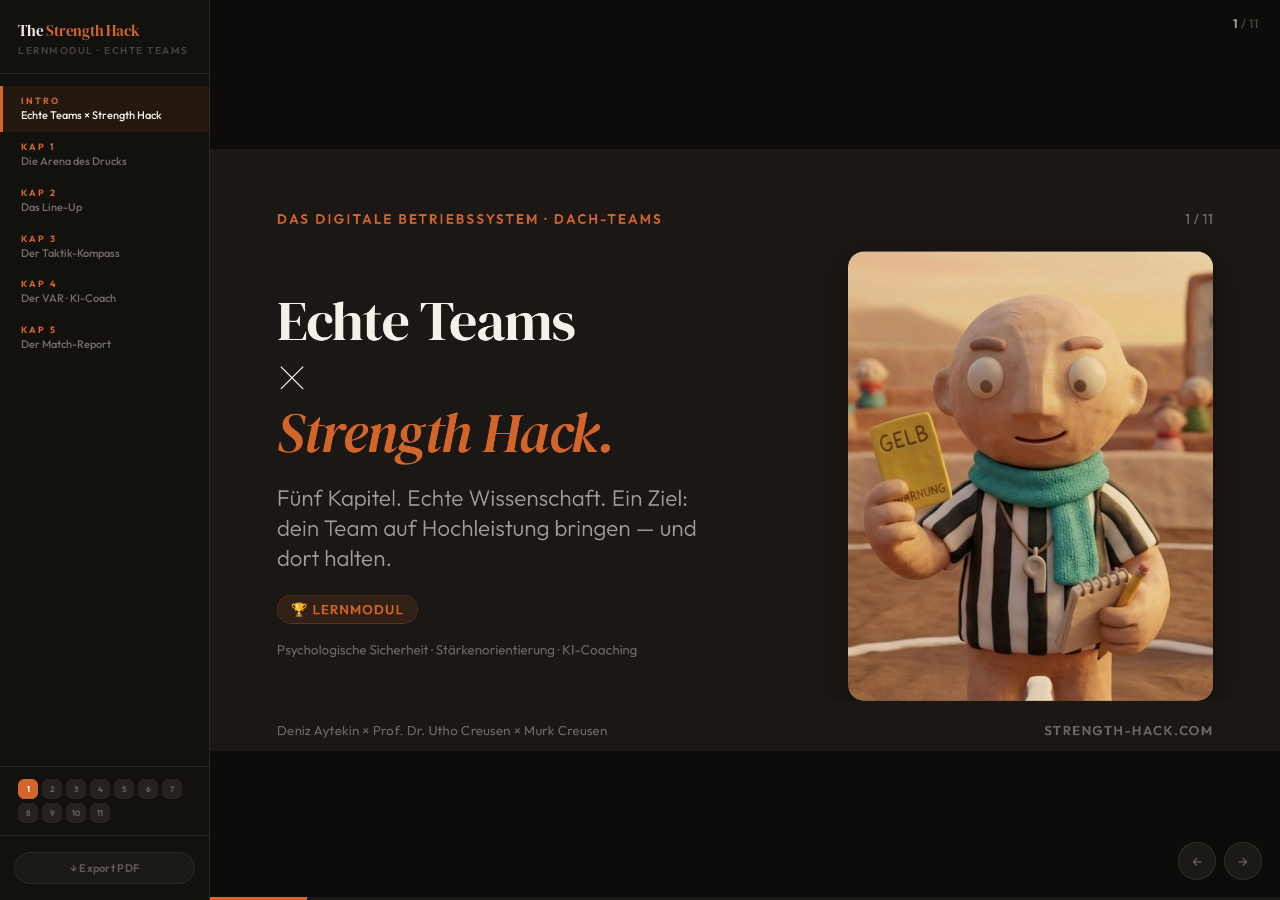
<file: echte-teams-lernmodul.html>
<!DOCTYPE html>
<html lang="de">
<head>
<meta charset="UTF-8">
<meta name="viewport" content="width=device-width, initial-scale=1.0">
<title>Echte Teams × Strength Hack — Lernmodul</title>
<link rel="preconnect" href="https://fonts.googleapis.com">
<link rel="preconnect" href="https://fonts.gstatic.com" crossorigin>
<link href="https://fonts.googleapis.com/css2?family=DM+Serif+Display:ital@0;1&family=Outfit:wght@300;400;500;600;700&display=swap" rel="stylesheet">
<style>
/* ============================================================
   Echte Teams × Strength Hack — Interaktives Lernmodul
   Canvas: 1920 × 1080 px, scaled to viewport by JS
   Sidebar: 210 px | Stage: remainder
   ============================================================ */

:root {
  --font-dm-serif: 'DM Serif Display', Georgia, 'Times New Roman', serif;
  --font-outfit:   'Outfit', -apple-system, BlinkMacSystemFont, sans-serif;

  /* Brand */
  --orange:       #D4652A;
  --orange-soft:  rgba(212,101,42,0.12);
  --orange-line:  rgba(212,101,42,0.30);
  --charcoal:     #1A1714;
  --card-dark:    #242018;
  --cream:        #FDFBF7;
  --beige:        #F5F0E8;
  --ink:          #2C2824;
  --ink-2:        #7A7168;
  --on-dark:      #F5F0E8;
  --on-dark-2:    rgba(245,240,232,0.62);
  --on-dark-3:    rgba(245,240,232,0.38);
  --on-dark-line: rgba(245,240,232,0.10);

  /* Type scale — 1920 × 1080 projection */
  --type-display: 132px;
  --type-title:    88px;
  --type-h2:       72px;
  --type-quote:    56px;
  --type-stat:    220px;
  --type-sub:      40px;
  --type-body:     30px;
  --type-small:    24px;
  --type-eyebrow:  24px;

  /* Spacing */
  --pad-x:      120px;
  --pad-top:    110px;
  --pad-bottom:  90px;
  --gap-title:   44px;
  --gap-item:    28px;

  --sidebar-w:  210px;
}

*, *::before, *::after { margin: 0; padding: 0; box-sizing: border-box; }
html, body {
  height: 100vh; width: 100vw;
  overflow: hidden;
  background: #0E0C0A;
  font-family: var(--font-outfit);
  -webkit-font-smoothing: antialiased;
  -moz-osx-font-smoothing: grayscale;
}

/* ══════════════════════════════════════════════════════════════
   APP SHELL
   ══════════════════════════════════════════════════════════════ */
.app { display: flex; height: 100vh; width: 100vw; }

/* ══════════════════════════════════════════════════════════════
   SIDEBAR
   ══════════════════════════════════════════════════════════════ */
.sidebar {
  width: var(--sidebar-w);
  flex-shrink: 0;
  background: #13110e;
  border-right: 1px solid var(--on-dark-line);
  display: flex;
  flex-direction: column;
  overflow: hidden;
  z-index: 10;
}

.sb-logo {
  padding: 20px 18px 16px;
  border-bottom: 1px solid var(--on-dark-line);
  flex-shrink: 0;
}
.sb-logo-name {
  font-family: var(--font-dm-serif);
  font-size: 15px;
  color: var(--on-dark);
  letter-spacing: -0.2px;
}
.sb-logo-name span { color: var(--orange); }
.sb-logo-sub {
  font-size: 10px;
  font-weight: 600;
  letter-spacing: 1.5px;
  text-transform: uppercase;
  color: rgba(245,240,232,0.22);
  margin-top: 3px;
}

.sb-chapters { flex: 1; overflow-y: auto; padding: 12px 0; }
.sb-ch {
  padding: 9px 18px;
  cursor: pointer;
  border-left: 3px solid transparent;
  transition: all 0.2s;
}
.sb-ch:hover { background: rgba(245,240,232,0.04); }
.sb-ch.active {
  border-left-color: var(--orange);
  background: rgba(212,101,42,0.08);
}
.sb-ch-num {
  font-size: 9px;
  font-weight: 700;
  letter-spacing: 2px;
  text-transform: uppercase;
  color: var(--orange);
  margin-bottom: 2px;
}
.sb-ch-title {
  font-size: 11px;
  font-weight: 500;
  color: rgba(245,240,232,0.42);
  line-height: 1.35;
}
.sb-ch.active .sb-ch-title { color: var(--on-dark); }

.sb-dots {
  padding: 12px 18px;
  border-top: 1px solid var(--on-dark-line);
  flex-shrink: 0;
}
.sb-dots-wrap { display: flex; flex-wrap: wrap; gap: 4px; }
.sb-dot {
  width: 20px;
  height: 20px;
  border-radius: 6px;
  background: rgba(245,240,232,0.07);
  border: 1px solid transparent;
  display: flex;
  align-items: center;
  justify-content: center;
  font-size: 8px;
  font-weight: 700;
  color: rgba(245,240,232,0.3);
  cursor: pointer;
  transition: all 0.2s;
}
.sb-dot:hover { background: rgba(245,240,232,0.14); }
.sb-dot.active { background: var(--orange); color: #fff; border-color: var(--orange); }

.sb-footer {
  padding: 12px 14px 16px;
  border-top: 1px solid var(--on-dark-line);
  flex-shrink: 0;
  display: flex;
  flex-direction: column;
  gap: 6px;
}
.mode-btn {
  display: flex;
  align-items: center;
  justify-content: center;
  gap: 7px;
  padding: 8px 12px;
  border-radius: 980px;
  border: 1px solid var(--on-dark-line);
  background: rgba(245,240,232,0.05);
  cursor: pointer;
  font-family: var(--font-outfit);
  font-size: 11px;
  font-weight: 600;
  color: rgba(245,240,232,0.45);
  letter-spacing: 0.3px;
  transition: all 0.2s ease;
}
.mode-btn:hover { background: rgba(245,240,232,0.1); color: rgba(245,240,232,0.7); }

/* ══════════════════════════════════════════════════════════════
   STAGE
   ══════════════════════════════════════════════════════════════ */
.stage {
  flex: 1;
  position: relative;
  overflow: hidden;
  background: #0E0C0A;
}

.counter {
  position: absolute;
  top: 16px;
  right: 22px;
  z-index: 50;
  font-size: 12px;
  font-weight: 500;
  letter-spacing: 0.5px;
  color: rgba(245,240,232,0.25);
  pointer-events: none;
}
.counter .n { color: rgba(245,240,232,0.62); font-weight: 700; }

.arr {
  position: absolute;
  bottom: 20px;
  z-index: 50;
  width: 38px;
  height: 38px;
  border-radius: 50%;
  background: rgba(245,240,232,0.06);
  border: 1px solid var(--on-dark-line);
  display: flex;
  align-items: center;
  justify-content: center;
  cursor: pointer;
  color: rgba(245,240,232,0.32);
  font-size: 15px;
  transition: all 0.2s;
  user-select: none;
}
.arr:hover { background: rgba(212,101,42,0.18); border-color: rgba(212,101,42,0.4); color: var(--orange); }
.arr-prev { right: 64px; }
.arr-next { right: 18px; }

/* ══════════════════════════════════════════════════════════════
   SLIDES WRAPPER
   ══════════════════════════════════════════════════════════════ */
.slides-wrap { position: absolute; inset: 0; }

/* ══════════════════════════════════════════════════════════════
   SLIDE BASE
   ══════════════════════════════════════════════════════════════ */
.slide {
  position: absolute;
  width: 1920px;
  height: 1080px;
  background: var(--charcoal);
  color: var(--on-dark);
  overflow: hidden;
  opacity: 0;
  pointer-events: none;
  will-change: transform;
  font-family: var(--font-outfit);
  -webkit-font-smoothing: antialiased;
  transition: opacity 0.25s ease;
}
.slide.active { opacity: 1; pointer-events: auto; }
.slide.beige  { background: var(--beige); color: var(--ink); }
.slide.light  { background: var(--cream); color: var(--ink); }

/* ══════════════════════════════════════════════════════════════
   FRAME
   ══════════════════════════════════════════════════════════════ */
.frame {
  position: absolute;
  top: 0; left: 0; right: 0;
  bottom: var(--pad-bottom);
  padding: var(--pad-top) var(--pad-x) 0;
  display: flex;
  flex-direction: column;
  overflow: hidden;
}
.frame.between { justify-content: space-between; }
.frame.center  { justify-content: center; align-items: center; }

/* ══════════════════════════════════════════════════════════════
   TOP BAR
   ══════════════════════════════════════════════════════════════ */
.top-bar {
  display: flex;
  align-items: center;
  justify-content: space-between;
  margin-bottom: var(--gap-title);
  flex-shrink: 0;
  height: 30px;
}

.page-num {
  font-family: var(--font-outfit);
  font-size: var(--type-small);
  font-weight: 500;
  letter-spacing: 0.5px;
  color: var(--on-dark-3);
}
.slide.beige .page-num,
.slide.light .page-num { color: var(--ink-2); }

/* ══════════════════════════════════════════════════════════════
   BOTTOM BAR — MUST be OUTSIDE .frame
   ══════════════════════════════════════════════════════════════ */
.bottom-bar {
  position: absolute;
  bottom: 22px;
  left: var(--pad-x);
  right: var(--pad-x);
  display: flex;
  align-items: center;
  justify-content: space-between;
  font-family: var(--font-outfit);
  font-size: var(--type-small);
  font-weight: 400;
  letter-spacing: 0.3px;
  color: var(--on-dark-3);
}
.slide.beige .bottom-bar,
.slide.light .bottom-bar { color: var(--ink-2); }

.source-line {
  font-weight: 600;
  letter-spacing: 2.5px;
  text-transform: uppercase;
  font-size: var(--type-small);
}

/* ══════════════════════════════════════════════════════════════
   TYPOGRAPHY
   ══════════════════════════════════════════════════════════════ */
.eyebrow {
  font-family: var(--font-outfit);
  font-size: var(--type-eyebrow);
  font-weight: 600;
  letter-spacing: 4px;
  text-transform: uppercase;
  color: var(--orange);
  line-height: 1;
}

.display {
  font-family: var(--font-dm-serif);
  font-size: var(--type-display);
  font-weight: 400;
  letter-spacing: -3px;
  line-height: 1.0;
  text-wrap: balance;
}
.h2 {
  font-family: var(--font-dm-serif);
  font-size: var(--type-h2);
  font-weight: 400;
  letter-spacing: -1.2px;
  line-height: 1.06;
  text-wrap: balance;
}
em.accent { font-style: italic; color: var(--orange); }

.sub {
  font-family: var(--font-outfit);
  font-weight: 300;
  font-size: var(--type-sub);
  line-height: 1.35;
  color: var(--on-dark-2);
  text-wrap: pretty;
}
.slide.beige .sub,
.slide.light .sub { color: var(--ink-2); }

.body {
  font-family: var(--font-outfit);
  font-size: var(--type-body);
  line-height: 1.55;
  color: var(--on-dark-2);
}
.slide.beige .body,
.slide.light .body { color: var(--ink-2); }

.small {
  font-family: var(--font-outfit);
  font-size: var(--type-small);
  line-height: 1.5;
  color: var(--on-dark-3);
}
.slide.beige .small,
.slide.light .small { color: var(--ink-2); }

/* ══════════════════════════════════════════════════════════════
   LAYOUT HELPERS
   ══════════════════════════════════════════════════════════════ */
.grid-2 {
  display: grid;
  grid-template-columns: 1fr 1fr;
  gap: 80px;
  align-items: center;
  flex: 1;
  min-height: 0;
}
.grid-2-58 {
  display: grid;
  grid-template-columns: 58fr 42fr;
  gap: 100px;
  align-items: flex-start;
  flex: 1;
  min-height: 0;
}
.grid-3 {
  display: grid;
  grid-template-columns: repeat(3, 1fr);
  gap: var(--gap-item);
  flex: 1;
  min-height: 0;
  align-items: stretch;
}

/* ══════════════════════════════════════════════════════════════
   HERO IMAGE FRAME
   ══════════════════════════════════════════════════════════════ */
.hero-image {
  align-self: stretch;
  width: 100%;
  border-radius: 28px;
  overflow: hidden;
  background: #20322F;
  box-shadow: 0 20px 60px rgba(0,0,0,0.4);
}
.hero-image img {
  width: 100%;
  height: 100%;
  object-fit: cover;
  display: block;
}

/* ══════════════════════════════════════════════════════════════
   CARDS
   ══════════════════════════════════════════════════════════════ */
.card-dark {
  background: var(--card-dark);
  border: 1px solid var(--on-dark-line);
  border-radius: 24px;
  padding: 36px 40px;
}
.card-orange {
  background: var(--orange-soft);
  border: 1.5px solid var(--orange-line);
  border-radius: 24px;
  padding: 44px 48px;
}
.feat-card {
  border-radius: 24px;
  padding: 36px 32px;
  display: flex;
  flex-direction: column;
  gap: 20px;
}
.feat-card.dark  { background: var(--card-dark); border: 1px solid var(--on-dark-line); }
.feat-card.light { background: #fff; border: 1px solid rgba(44,40,36,0.08); }
.feat-card.orange { background: var(--orange-soft); border: 1.5px solid var(--orange-line); }

.card-title {
  font-family: var(--font-dm-serif);
  font-size: 38px;
  letter-spacing: -0.5px;
  line-height: 1.1;
  color: var(--on-dark);
}
.slide.beige .card-title,
.slide.light .card-title { color: var(--ink); }
.feat-card.light .card-title,
.feat-card.orange .card-title { color: var(--ink); }

.card-body {
  font-family: var(--font-outfit);
  font-size: 26px;
  line-height: 1.5;
  color: var(--on-dark-2);
}
.slide.beige .card-body,
.slide.light .card-body { color: var(--ink-2); }
.feat-card.light .card-body,
.feat-card.orange .card-body { color: var(--ink-2); }

/* ══════════════════════════════════════════════════════════════
   MODULE-SPECIFIC: Quote block, Theory row, CTA button
   ══════════════════════════════════════════════════════════════ */

/* Deniz quote card */
.quote-block {
  background: var(--card-dark);
  border: 1px solid var(--on-dark-line);
  border-left: 3px solid var(--orange);
  border-radius: 20px;
  padding: 28px 36px;
}
.quote-text {
  font-family: var(--font-dm-serif);
  font-style: italic;
  font-size: 30px;
  line-height: 1.45;
  color: var(--on-dark);
}
.quote-attr {
  font-size: var(--type-small);
  font-weight: 600;
  color: var(--orange);
  margin-top: 14px;
  letter-spacing: 1px;
  text-transform: uppercase;
}

/* Theory bullet row */
.theory-row {
  display: flex;
  align-items: flex-start;
  gap: 20px;
  padding: 14px 0;
  border-top: 1px solid var(--on-dark-line);
}
.theory-dot {
  width: 10px;
  height: 10px;
  border-radius: 50%;
  background: var(--orange);
  flex-shrink: 0;
  margin-top: 10px;
}
.theory-text {
  font-size: var(--type-body);
  line-height: 1.45;
  color: var(--on-dark-2);
}

/* Praxis CTA button */
.cta-btn {
  display: inline-flex;
  align-items: center;
  gap: 14px;
  padding: 26px 48px;
  background: var(--orange);
  color: #fff;
  border: none;
  border-radius: 16px;
  font-family: var(--font-outfit);
  font-size: 32px;
  font-weight: 700;
  letter-spacing: 0.5px;
  cursor: pointer;
  transition: opacity 0.2s;
  text-decoration: none;
}
.cta-btn:hover { opacity: 0.88; }

/* Chapter badge on praxis slides */
.ch-badge {
  display: inline-flex;
  align-items: center;
  gap: 10px;
  padding: 10px 24px;
  background: var(--orange-soft);
  border: 1px solid var(--orange-line);
  border-radius: 980px;
  font-size: var(--type-small);
  font-weight: 600;
  color: var(--orange);
  letter-spacing: 2px;
  text-transform: uppercase;
}

/* Action target label */
.action-label {
  font-size: var(--type-small);
  font-weight: 600;
  color: var(--ink-2);
  letter-spacing: 2px;
  text-transform: uppercase;
  margin-top: 20px;
}

/* ══════════════════════════════════════════════════════════════
   PROGRESS BAR
   ══════════════════════════════════════════════════════════════ */
.progress-bar {
  position: fixed;
  bottom: 0;
  left: var(--sidebar-w);
  right: 0;
  height: 3px;
  background: rgba(245,240,232,0.06);
  z-index: 100;
}
.progress-fill {
  height: 100%;
  background: var(--orange);
  transition: width 0.3s ease;
}

/* ══════════════════════════════════════════════════════════════
   TUCKMAN PHASE CARDS (Kap 3)
   ══════════════════════════════════════════════════════════════ */
.phase-card {
  border-radius: 20px;
  padding: 32px 28px;
  display: flex;
  flex-direction: column;
  gap: 12px;
  flex: 1;
}
.phase-card.forming   { background: rgba(44,40,36,0.20); border: 1px solid rgba(245,240,232,0.08); }
.phase-card.storming  { background: rgba(212,101,42,0.12); border: 1.5px solid rgba(212,101,42,0.32); }
.phase-card.norming   { background: rgba(196,154,42,0.10); border: 1px solid rgba(196,154,42,0.26); }
.phase-card.performing { background: rgba(58,146,104,0.10); border: 1px solid rgba(58,146,104,0.28); }
.phase-name {
  font-family: var(--font-dm-serif);
  font-size: 40px;
  letter-spacing: -0.5px;
  line-height: 1.1;
}
.phase-card.forming .phase-name  { color: var(--on-dark-2); }
.phase-card.storming .phase-name { color: var(--orange); }
.phase-card.norming .phase-name  { color: #C49A2A; }
.phase-card.performing .phase-name { color: #3A9268; }
.phase-desc {
  font-size: 26px;
  line-height: 1.45;
  color: var(--on-dark-2);
}
.phase-hack {
  margin-top: auto;
  font-size: var(--type-small);
  font-weight: 700;
  color: var(--orange);
  letter-spacing: 1px;
  text-transform: uppercase;
}

/* ══════════════════════════════════════════════════════════════
   STAT TILES (Kap 5 Match-Report)
   ══════════════════════════════════════════════════════════════ */
.stat-tile {
  background: var(--card-dark);
  border: 1px solid var(--on-dark-line);
  border-radius: 20px;
  padding: 32px 36px;
  display: flex;
  flex-direction: column;
  gap: 10px;
}
.stat-tile.accent {
  background: var(--orange-soft);
  border-color: var(--orange-line);
}
.stat-num {
  font-family: var(--font-dm-serif);
  font-size: 80px;
  letter-spacing: -2px;
  line-height: 0.95;
  color: var(--orange);
}
.stat-desc {
  font-size: var(--type-body);
  line-height: 1.4;
  color: var(--on-dark-2);
}
.stat-source {
  font-size: var(--type-small);
  color: var(--on-dark-3);
  margin-top: 4px;
}

/* ══════════════════════════════════════════════════════════════
   PRAXIS STEP FLOW
   ══════════════════════════════════════════════════════════════ */
.praxis-flow {
  display: flex;
  gap: 16px;
  flex: 1;
  min-height: 0;
  align-items: stretch;
}
.praxis-card {
  flex: 1;
  background: #fff;
  border: 1px solid rgba(44,40,36,0.10);
  border-radius: 20px;
  padding: 28px 26px;
  display: flex;
  flex-direction: column;
  gap: 10px;
}
.praxis-card.hl {
  background: var(--orange-soft);
  border-color: var(--orange-line);
}
.pc-num {
  font-family: var(--font-dm-serif);
  font-size: 52px;
  color: var(--orange);
  line-height: 0.9;
  letter-spacing: -1px;
  flex-shrink: 0;
}
.pc-title {
  font-family: var(--font-dm-serif);
  font-size: 30px;
  color: var(--ink);
  line-height: 1.2;
  letter-spacing: -0.3px;
}
.pc-desc {
  font-size: 24px;
  color: var(--ink-2);
  line-height: 1.4;
  margin-top: auto;
}
.pc-tag {
  display: inline-flex;
  align-items: center;
  padding: 5px 14px;
  background: var(--orange-soft);
  border: 1px solid var(--orange-line);
  border-radius: 980px;
  font-size: 24px;
  font-weight: 700;
  color: var(--orange);
  letter-spacing: 1px;
  text-transform: uppercase;
  width: fit-content;
  margin-top: auto;
}

/* S05 dual-path layout */
.path-split {
  display: flex;
  gap: 24px;
  flex: 1;
  min-height: 0;
  align-items: stretch;
}
.path-card {
  flex: 1;
  border-radius: 20px;
  padding: 36px 36px;
  display: flex;
  flex-direction: column;
  gap: 18px;
}
.path-card.a { background: rgba(44,40,36,0.04); border: 1px solid rgba(44,40,36,0.12); }
.path-card.b { background: var(--orange-soft); border: 1.5px solid var(--orange-line); }
.path-label {
  font-size: var(--type-small);
  font-weight: 700;
  letter-spacing: 3px;
  text-transform: uppercase;
}
.path-card.a .path-label { color: var(--ink-2); }
.path-card.b .path-label { color: var(--orange); }
.path-title {
  font-family: var(--font-dm-serif);
  font-size: 44px;
  color: var(--ink);
  line-height: 1.1;
  letter-spacing: -0.5px;
}
.path-step {
  display: flex;
  gap: 14px;
  align-items: flex-start;
  padding: 10px 0;
  border-top: 1px solid rgba(44,40,36,0.08);
}
.path-card.b .path-step { border-top-color: rgba(212,101,42,0.18); }
.path-step-num {
  width: 36px;
  height: 36px;
  border-radius: 50%;
  background: var(--orange-soft);
  border: 1px solid var(--orange-line);
  display: flex;
  align-items: center;
  justify-content: center;
  font-size: var(--type-small);
  font-weight: 700;
  color: var(--orange);
  flex-shrink: 0;
}
.path-step-text { font-size: 26px; color: var(--ink-2); line-height: 1.4; padding-top: 3px; }

/* ══════════════════════════════════════════════════════════════
   PDF EXPORT
   ══════════════════════════════════════════════════════════════ */
@media print {
  @page { size: 1920px 1080px; margin: 0; }
  * { -webkit-print-color-adjust: exact !important; print-color-adjust: exact !important; }
  .sidebar, .arr, .counter, #exportBtn, .progress-bar { display: none !important; }
  body, html { width: 1920px !important; height: auto !important; overflow: visible !important; }
  .app { display: block !important; width: 1920px !important; height: auto !important; }
  .stage {
    display: block !important;
    margin-left: 0 !important;
    overflow: visible !important;
    width: 1920px !important;
    height: auto !important;
    background: transparent !important;
  }
  .slides-wrap {
    position: static !important;
    width: 1920px !important;
    height: auto !important;
    overflow: visible !important;
  }
  .slide {
    position: relative !important;
    transform: none !important;
    left: 0 !important; top: 0 !important;
    opacity: 1 !important;
    pointer-events: auto !important;
    width: 1920px !important; height: 1080px !important;
    page-break-after: always; break-after: page;
    overflow: hidden !important;
    display: block !important;
  }
  .slide[data-skip-print] { display: none !important; }
  .hero-image { box-shadow: none !important; }
}

</style>
</head>
<body>
<div class="app">

  <!-- ══════════════════════════════════════════════════════════
       SIDEBAR
       ══════════════════════════════════════════════════════════ -->
  <aside class="sidebar">
    <div class="sb-logo">
      <div class="sb-logo-name">The <span>Strength Hack</span></div>
      <div class="sb-logo-sub">Lernmodul · Echte Teams</div>
    </div>
    <div class="sb-chapters">
      <div class="sb-ch active" onclick="goChapter(0)">
        <div class="sb-ch-num">Intro</div>
        <div class="sb-ch-title">Echte Teams × Strength Hack</div>
      </div>
      <div class="sb-ch" onclick="goChapter(1)">
        <div class="sb-ch-num">Kap 1</div>
        <div class="sb-ch-title">Die Arena des Drucks</div>
      </div>
      <div class="sb-ch" onclick="goChapter(2)">
        <div class="sb-ch-num">Kap 2</div>
        <div class="sb-ch-title">Das Line-Up</div>
      </div>
      <div class="sb-ch" onclick="goChapter(3)">
        <div class="sb-ch-num">Kap 3</div>
        <div class="sb-ch-title">Der Taktik-Kompass</div>
      </div>
      <div class="sb-ch" onclick="goChapter(4)">
        <div class="sb-ch-num">Kap 4</div>
        <div class="sb-ch-title">Der VAR · KI-Coach</div>
      </div>
      <div class="sb-ch" onclick="goChapter(5)">
        <div class="sb-ch-num">Kap 5</div>
        <div class="sb-ch-title">Der Match-Report</div>
      </div>
    </div>
    <div class="sb-dots">
      <div class="sb-dots-wrap" id="sbDots"></div>
    </div>
    <div class="sb-footer">
      <button class="mode-btn" id="exportBtn" style="margin-top:4px; opacity:0.7;" onclick="exportPDF()">↓ Export PDF</button>
    </div>
  </aside>

  <!-- ══════════════════════════════════════════════════════════
       STAGE
       ══════════════════════════════════════════════════════════ -->
  <main class="stage">
    <div class="counter"><span class="n" id="cCur">1</span> / <span id="cTot">11</span></div>
    <div class="arr arr-prev" onclick="go(-1)">&#8592;</div>
    <div class="arr arr-next" onclick="go(1)">&#8594;</div>

    <div class="slides-wrap">

      <!-- ══════════════════════════════════════════════════════
           SLIDE 01 · Titel — dark, hero split
           Ch1: Intro
           ══════════════════════════════════════════════════════ -->
      <div class="slide active" data-ch="1">
        <div class="frame between">

          <div class="top-bar">
            <div class="eyebrow">Das digitale Betriebssystem · DACH-Teams</div>
            <div class="page-num">1 / 11</div>
          </div>

          <div class="grid-2-58" style="gap:120px; align-items:center;">
            <div style="display:flex; flex-direction:column; gap:40px;">
              <h1 class="display" data-a="1" style="font-size:100px; max-width:900px; letter-spacing:-2px;">
                Echte Teams<br/>×<br/><em class="accent">Strength Hack.</em>
              </h1>
              <p class="sub" data-a="2" style="max-width:760px;">
                Fünf Kapitel. Echte Wissenschaft. Ein Ziel: dein Team auf Hochleistung bringen — und dort halten.
              </p>
              <div data-a="3" style="display:flex; align-items:center; gap:28px; flex-wrap:wrap;">
                <div class="ch-badge">🏆 Lernmodul</div>
                <span class="small">Psychologische Sicherheit · Stärkenorientierung · KI-Coaching</span>
              </div>
            </div>
            <div class="hero-image" data-a="4">
              <img src="assets_2/Milo_referee.jpg" alt="Milo Referee">
            </div>
          </div>

        </div>
        <div class="bottom-bar">
          <div>Deniz Aytekin × Prof. Dr. Utho Creusen × Murk Creusen</div>
          <div class="source-line">strength-hack.com</div>
        </div>
      </div>


      <!-- ══════════════════════════════════════════════════════
           SLIDE 02 · Kap 1 Story + Theorie — dark, grid-2-58
           Ch2: Kap 1 · Arena des Drucks
           ══════════════════════════════════════════════════════ -->
      <div class="slide" data-ch="2">
        <div class="frame between">

          <div class="top-bar">
            <div class="eyebrow">Kapitel 1 · Die Arena des Drucks</div>
            <div class="page-num">2 / 11</div>
          </div>

          <div class="grid-2-58" style="gap:100px;">
            <div style="display:flex; flex-direction:column; gap:24px;">
              <h2 class="h2" data-a="1" style="font-size:60px; margin-bottom:4px;">
                Psychologische Sicherheit ist kein<br/><em class="accent">Soft Skill.</em>
              </h2>
              <div class="quote-block" data-a="2">
                <div class="quote-text">
                  „In der 90. Minute triffst du als Schiedsrichter Fehlentscheidungen — das ist menschlich. Du überlebst sie nur, wenn ein echtes Team hinter dir steht. Eines, bei dem kein Finger-Pointing stattfindet."
                </div>
                <div class="quote-attr">— Deniz Aytekin · Bundesliga-Schiedsrichter</div>
              </div>
              <div data-a="3">
                <div class="theory-row">
                  <div class="theory-dot"></div>
                  <div class="theory-text"><strong style="color:var(--on-dark);">Amy Edmondson (Harvard):</strong> Psychological Safety ist der stärkste Prädiktor für Team-Erfolg — gemessen in über 180 Google-Teams.</div>
                </div>
                <div class="theory-row">
                  <div class="theory-dot"></div>
                  <div class="theory-text">Erst wenn die Angst vor Fehlern verschwindet, wechselt das Gehirn vom <strong style="color:var(--on-dark);">Überlebensmodus</strong> in den Kreativ- und Leistungsmodus.</div>
                </div>
              </div>
            </div>
            <div class="hero-image" data-a="4">
              <img src="assets_2/Milo_team.jpg" alt="Milo Team">
            </div>
          </div>

        </div>
        <div class="bottom-bar">
          <div>Psychological Safety · Fundament jedes Hochleistungsteams</div>
          <div class="source-line">Prof. Amy Edmondson · Harvard Business School</div>
        </div>
      </div>


      <!-- ══════════════════════════════════════════════════════
           SLIDE 03 · Kap 1 Praxis — beige, CTA
           Ch2: Kap 1 · Arena des Drucks
           ══════════════════════════════════════════════════════ -->
      <div class="slide beige" data-ch="2">
        <div class="frame between">

          <div class="top-bar">
            <div class="eyebrow">Kap 1 · Praxis · Spielfeld aufbauen</div>
            <div class="page-num">3 / 11</div>
          </div>

          <div style="display:flex; flex-direction:column; gap:20px; flex:1; min-height:0;">
            <div style="display:flex; align-items:center; justify-content:space-between; flex-shrink:0;">
              <h2 class="h2" data-a="1" style="color:var(--ink); font-size:60px;">
                Teammitglieder <em class="accent">einladen.</em>
              </h2>
              <div class="cta-btn" style="font-size:26px; padding:18px 36px;">👉 Spielfeld aufbauen</div>
            </div>

            <div class="praxis-flow" data-a="2">
              <div class="praxis-card">
                <div class="pc-num">01</div>
                <div class="pc-title">Team anlegen</div>
                <div class="pc-desc">Team-Namen eingeben — z. B. „Führungsteam Hartkorn"</div>
              </div>
              <div class="praxis-card hl">
                <div class="pc-num">02</div>
                <div class="pc-title">Mitspieler einladen</div>
                <div class="pc-desc">E-Mails eintragen und absenden — das System verschickt gebrandete Onboarding-Mails automatisch</div>
              </div>
              <div class="praxis-card">
                <div class="pc-num">03</div>
                <div class="pc-title">Onboarding läuft</div>
                <div class="pc-desc">Alle Mitglieder erhalten ihren Zugang — das Spielfeld steht</div>
                <div class="pc-tag">✓ Spielfeld offen</div>
              </div>
            </div>
          </div>

        </div>
        <div class="bottom-bar">
          <div>Kap 1 · Absprungpunkt</div>
          <div class="source-line">→ Teammitglieder einladen</div>
        </div>
      </div>


      <!-- ══════════════════════════════════════════════════════
           SLIDE 04 · Kap 2 Story + Theorie — dark, grid-2-58
           Ch3: Kap 2 · Das Line-Up
           ══════════════════════════════════════════════════════ -->
      <div class="slide" data-ch="3">
        <div class="frame between">

          <div class="top-bar">
            <div class="eyebrow">Kapitel 2 · Das Line-Up</div>
            <div class="page-num">4 / 11</div>
          </div>

          <div class="grid-2-58" style="gap:100px;">
            <div style="display:flex; flex-direction:column; gap:24px;">
              <h2 class="h2" data-a="1" style="font-size:60px; margin-bottom:4px;">
                Stärken skalieren —<br/><em class="accent">nicht Schwächen reparieren.</em>
              </h2>
              <div class="quote-block" data-a="2">
                <div class="quote-text">
                  „Du gewinnst kein Spiel mit elf Stürmern. Im Business stecken wir Menschen täglich in Rollen, die gegen ihre Natur gehen — und wundern uns, warum sie erschöpft sind."
                </div>
                <div class="quote-attr">— Deniz Aytekin · Bundesliga-Schiedsrichter</div>
              </div>
              <div data-a="3">
                <div class="theory-row">
                  <div class="theory-dot"></div>
                  <div class="theory-text">Die klassische Entwicklung repariert Schwächen von Note 3 auf 4. <strong style="color:var(--on-dark);">Spitzenleistung</strong> entsteht, wenn man eine Stärke von 8 auf 10 skaliert.</div>
                </div>
                <div class="theory-row">
                  <div class="theory-dot"></div>
                  <div class="theory-text">Kognitive Profile werden datengestützt über das <strong style="color:var(--on-dark);">Big-Five-Modell (IPIP-50)</strong> erfasst — wissenschaftlich validiert, direkt nutzbar.</div>
                </div>
              </div>
            </div>
            <div class="hero-image" data-a="4">
              <img src="assets/milo-strengths.jpg" alt="Milo Strengths">
            </div>
          </div>

        </div>
        <div class="bottom-bar">
          <div>Stärkenorientierung · Von der Diagnose zur Hochleistung</div>
          <div class="source-line">Big Five · IPIP-50 · Positive Psychologie</div>
        </div>
      </div>


      <!-- ══════════════════════════════════════════════════════
           SLIDE 05 · Kap 2 Praxis — beige, CTA
           Ch3: Kap 2 · Das Line-Up
           ══════════════════════════════════════════════════════ -->
      <div class="slide beige" data-ch="3">
        <div class="frame between">

          <div class="top-bar">
            <div class="eyebrow">Kap 2 · Praxis · Das Line-Up</div>
            <div class="page-num">5 / 11</div>
          </div>

          <div style="display:flex; flex-direction:column; gap:20px; flex:1; min-height:0;">
            <div style="display:flex; align-items:center; justify-content:space-between; flex-shrink:0;">
              <h2 class="h2" data-a="1" style="color:var(--ink); font-size:60px;">
                Zwei Wege ins <em class="accent">System.</em>
              </h2>
              <div class="cta-btn" style="font-size:26px; padding:18px 36px;">👉 Aufstellung prüfen</div>
            </div>

            <div class="path-split" data-a="2">
              <div class="path-card a">
                <div class="path-label">Pfad A · Test direkt in der App</div>
                <div class="path-title">Quiz starten</div>
                <div class="path-step">
                  <div class="path-step-num">1</div>
                  <div class="path-step-text">Test wählen: Big Five (50 Fragen) · DISC (24 Fragen) · Big Five Premium (120 Fragen)</div>
                </div>
                <div class="path-step">
                  <div class="path-step-num">2</div>
                  <div class="path-step-text">Fragen per 5-Punkte-Schieberegler beantworten</div>
                </div>
                <div class="path-step">
                  <div class="path-step-num">3</div>
                  <div class="path-step-text">Scores werden in Echtzeit berechnet und im Profil gespeichert</div>
                </div>
              </div>
              <div class="path-card b">
                <div class="path-label">Pfad B · Ergebnis bereits vorhanden</div>
                <div class="path-title">Ergebnisse eintragen</div>
                <div class="path-step">
                  <div class="path-step-num">✦</div>
                  <div class="path-step-text">CliftonStrengths — Top 10 per Suche &amp; Drag &amp; Drop</div>
                </div>
                <div class="path-step">
                  <div class="path-step-num">✦</div>
                  <div class="path-step-text">MBTI · VIA · DISC — strukturierte Eingabemaske je Typ</div>
                </div>
                <div class="path-step">
                  <div class="path-step-num">✦</div>
                  <div class="path-step-text">MSA — 18 Motiv-Schieberegler (−2 bis +2)</div>
                </div>
              </div>
            </div>
          </div>

        </div>
        <div class="bottom-bar">
          <div>Kap 2 · Absprungpunkt</div>
          <div class="source-line">→ Assessment starten · PDF-Import folgt</div>
        </div>
      </div>


      <!-- ══════════════════════════════════════════════════════
           SLIDE 06 · Kap 3 Story + Theorie — dark, grid + Tuckman
           Ch4: Kap 3 · Taktik-Kompass
           ══════════════════════════════════════════════════════ -->
      <div class="slide" data-ch="4">
        <div class="frame between">

          <div class="top-bar">
            <div class="eyebrow">Kapitel 3 · Der Taktik-Kompass</div>
            <div class="page-num">6 / 11</div>
          </div>

          <div style="display:flex; flex-direction:column; gap:24px; flex:1; min-height:0;">
            <div style="display:flex; gap:20px; align-items:flex-start; flex-shrink:0;">
              <div style="flex:1;">
                <h2 class="h2" data-a="1" style="font-size:56px; margin-bottom:16px;">
                  Reibung in <em class="accent">Performance</em> verwandeln.
                </h2>
                <div class="quote-block" data-a="2" style="padding:22px 32px;">
                  <div class="quote-text" style="font-size:26px;">
                    „Jedes neue Gespann kracht in den ersten Spielen aufeinander — das ist Storming. Wenn du diese Phase nicht aktiv moderierst, bleibt das Team im Dauerkonflikt."
                  </div>
                  <div class="quote-attr">— Deniz Aytekin</div>
                </div>
              </div>
              <div style="flex:1; padding-left:40px;">
                <p class="body" data-a="3" style="margin-bottom:16px;">
                  Nach <strong style="color:var(--on-dark);">Tuckmans Phasenmodell</strong> verlieren die meisten Teams wertvolle Monate im Storming und Norming. Der <strong style="color:var(--orange);">6-dimensionale Matching-Kompass</strong> macht kognitive Overlaps und blinde Flecken sofort visuell sichtbar — Konflikte werden objektiviert und entpersonalisiert.
                </p>
              </div>
            </div>
            <div data-a="4" style="display:flex; gap:16px; flex:1; min-height:0;">
              <div class="phase-card forming">
                <div class="phase-name">Forming</div>
                <div class="phase-desc">Orientierung, unklare Rollen, vorsichtiges Abtasten</div>
              </div>
              <div class="phase-card storming">
                <div class="phase-name">Storming</div>
                <div class="phase-desc">Konflikte, Machtfragen, unterschiedliche Kommunikationsstile</div>
                <div class="phase-hack">⚡ Kompass verkürzt diese Phase radikal</div>
              </div>
              <div class="phase-card norming">
                <div class="phase-name">Norming</div>
                <div class="phase-desc">Regeln entstehen, Rollen klären sich, Vertrauen wächst</div>
              </div>
              <div class="phase-card performing">
                <div class="phase-name">Performing</div>
                <div class="phase-desc">Blindes Vertrauen, Hochleistung, gemeinsames Flow-Erleben</div>
              </div>
            </div>
          </div>

        </div>
        <div class="bottom-bar">
          <div>Tuckman-Modell · 6-dimensionaler Matching-Kompass</div>
          <div class="source-line">Bruce Tuckman · 1965</div>
        </div>
      </div>


      <!-- ══════════════════════════════════════════════════════
           SLIDE 07 · Kap 3 Praxis — beige, CTA
           Ch4: Kap 3 · Taktik-Kompass
           ══════════════════════════════════════════════════════ -->
      <div class="slide beige" data-ch="4">
        <div class="frame between">

          <div class="top-bar">
            <div class="eyebrow">Kap 3 · Praxis · Taktik-Kompass</div>
            <div class="page-num">7 / 11</div>
          </div>

          <div style="display:flex; flex-direction:column; gap:20px; flex:1; min-height:0;">
            <div style="display:flex; align-items:center; justify-content:space-between; flex-shrink:0;">
              <h2 class="h2" data-a="1" style="color:var(--ink); font-size:60px;">
                Canvas befüllen. <em class="accent">Kompass lesen.</em>
              </h2>
              <div class="cta-btn" style="font-size:26px; padding:18px 36px;">👉 Zum Taktik-Board</div>
            </div>

            <div class="praxis-flow" data-a="2">
              <div class="praxis-card">
                <div class="pc-num">01</div>
                <div class="pc-title">Taktik-Board öffnen</div>
                <div class="pc-desc">Button klicken → interaktives Team-Dashboard lädt</div>
              </div>
              <div class="praxis-card hl">
                <div class="pc-num">02</div>
                <div class="pc-title">Personal Canvas befüllen</div>
                <div class="pc-desc">5 Felder: Werte · Ziele · Herausforderungen · Umfeld · Bedürfnisse</div>
              </div>
              <div class="praxis-card">
                <div class="pc-num">03</div>
                <div class="pc-title">Team Canvas ausfüllen</div>
                <div class="pc-desc">Rolle · Contribution · BestWay + gemeinsame Alignment-Felder definieren</div>
              </div>
              <div class="praxis-card">
                <div class="pc-num">04</div>
                <div class="pc-title">Matching-Kompass lesen</div>
                <div class="pc-desc">6-dimensionales Profil aus dem Assessment — Gemeinsamkeiten und Lücken sichtbar machen</div>
                <div class="pc-tag">⚡ Storming verkürzt</div>
              </div>
            </div>
          </div>

        </div>
        <div class="bottom-bar">
          <div>Kap 3 · Absprungpunkt</div>
          <div class="source-line">→ Team Canvas befüllen</div>
        </div>
      </div>


      <!-- ══════════════════════════════════════════════════════
           SLIDE 08 · Kap 4 Story + Theorie — dark, grid-2-58
           Ch5: Kap 4 · Der VAR / KI-Coach
           ══════════════════════════════════════════════════════ -->
      <div class="slide" data-ch="5">
        <div class="frame between">

          <div class="top-bar">
            <div class="eyebrow">Kapitel 4 · Der Video-Assistent</div>
            <div class="page-num">8 / 11</div>
          </div>

          <div class="grid-2-58" style="gap:100px;">
            <div style="display:flex; flex-direction:column; gap:24px;">
              <h2 class="h2" data-a="1" style="font-size:58px; margin-bottom:4px;">
                Coaching im Alltag —<br/>nicht nur in der <em class="accent">Kabine.</em>
              </h2>
              <div class="quote-block" data-a="2">
                <div class="quote-text">
                  „Ein genialer Workshop ist wie ein Kabinengespräch in der Halbzeit — er gibt Energie. Aber das Spiel gewinnst du auf dem Rasen, Minute für Minute."
                </div>
                <div class="quote-attr">— Deniz Aytekin</div>
              </div>
              <div data-a="3">
                <div class="theory-row">
                  <div class="theory-dot"></div>
                  <div class="theory-text">Das größte Problem: <strong style="color:var(--on-dark);">Workshop-Amnesie.</strong> Drei Wochen nach dem Event fallen Teams in alte Muster zurück — Verhaltensänderung braucht Kontinuität.</div>
                </div>
                <div class="theory-row">
                  <div class="theory-dot"></div>
                  <div class="theory-text">Der <strong style="color:var(--on-dark);">asynchrone KI-Coach</strong> ist rund um die Uhr verfügbar — präzise kalibriert auf die psychologischen Profile deines Teams. Retros, Meetings, Konflikte — sofort taktisch vorbereitet.</div>
                </div>
              </div>
            </div>
            <div class="hero-image" data-a="4">
              <img src="assets_2/Milo_Coach.jpg" alt="Milo Coach">
            </div>
          </div>

        </div>
        <div class="bottom-bar">
          <div>KI-Coaching · Asynchron · Teamkalibriert</div>
          <div class="source-line">Modul 2 · AI-Coach</div>
        </div>
      </div>


      <!-- ══════════════════════════════════════════════════════
           SLIDE 09 · Kap 4 Praxis — beige, CTA
           Ch5: Kap 4 · Der VAR / KI-Coach
           ══════════════════════════════════════════════════════ -->
      <div class="slide beige" data-ch="5">
        <div class="frame between">

          <div class="top-bar">
            <div class="eyebrow">Kap 4 · Praxis · KI-Coach</div>
            <div class="page-num">9 / 11</div>
          </div>

          <div style="display:flex; flex-direction:column; gap:20px; flex:1; min-height:0;">
            <div style="display:flex; align-items:center; justify-content:space-between; flex-shrink:0;">
              <h2 class="h2" data-a="1" style="color:var(--ink); font-size:60px;">
                Direkt fragen. <em class="accent">Profil-basiert antworten.</em>
              </h2>
              <div class="cta-btn" style="font-size:26px; padding:18px 36px;">👉 Coach fragen</div>
            </div>

            <div class="praxis-flow" data-a="2">
              <div class="praxis-card hl">
                <div class="pc-num">01</div>
                <div class="pc-title">Chat öffnen &amp; tippen</div>
                <div class="pc-desc">Freies Textfeld — direkt eingeben, was gerade ansteht</div>
              </div>
              <div class="praxis-card">
                <div class="pc-num">02</div>
                <div class="pc-title">Vorschläge nutzen</div>
                <div class="pc-desc">Sparkles-Button öffnet vorbereitete Topics — nach Profil, Canvas, Report oder Team gegliedert</div>
              </div>
              <div class="praxis-card">
                <div class="pc-num">03</div>
                <div class="pc-title">Absenden</div>
                <div class="pc-desc">Persönliches Profil oder Team-Kontext fließt automatisch in den Hintergrund ein</div>
              </div>
              <div class="praxis-card">
                <div class="pc-num">04</div>
                <div class="pc-title">Präzise Antwort</div>
                <div class="pc-desc">Psychologisch fundiert, auf die kognitiven Profile der Beteiligten zugeschnitten</div>
                <div class="pc-tag">↗ Profil-referenziert</div>
              </div>
            </div>
          </div>

        </div>
        <div class="bottom-bar">
          <div>Kap 4 · Absprungpunkt</div>
          <div class="source-line">→ KI Chat Coach</div>
        </div>
      </div>


      <!-- ══════════════════════════════════════════════════════
           SLIDE 10 · Kap 5 Story + Theorie — dark, stats
           Ch6: Kap 5 · Der Match-Report
           ══════════════════════════════════════════════════════ -->
      <div class="slide" data-ch="6">
        <div class="frame between">

          <div class="top-bar">
            <div class="eyebrow">Kapitel 5 · Der Match-Report</div>
            <div class="page-num">10 / 11</div>
          </div>

          <div style="display:flex; flex-direction:column; gap:24px; flex:1; min-height:0;">
            <div style="display:flex; gap:60px; align-items:flex-start; flex-shrink:0;">
              <div style="flex:1;">
                <h2 class="h2" data-a="1" style="font-size:58px; margin-bottom:16px;">
                  Sichtbar machen, was Teams<br/><em class="accent">wirklich trägt.</em>
                </h2>
                <div class="quote-block" data-a="2" style="padding:22px 32px;">
                  <div class="quote-text" style="font-size:26px;">
                    „Nach dem Abpfiff gehen wir in die Kabine und analysieren das Spiel anhand von Daten. Nur wer seine Kennzahlen kennt, kann sich nachhaltig verbessern."
                  </div>
                  <div class="quote-attr">— Deniz Aytekin</div>
                </div>
              </div>
              <div style="flex:1; padding-left:20px;">
                <p class="body" data-a="3">
                  Der Team Synergy Report macht sichtbar, wie weit das Team auf dem Weg von Storming zu Performing ist — und wo gezielte Interventionen den größten Hebel haben. <strong style="color:var(--on-dark);">Psychologische Sicherheit, Stärkenverteilung und Team-Dynamik</strong> auf einen Blick: für Führungskräfte, Coaches und das Team selbst.
                </p>
              </div>
            </div>
            <div data-a="4" style="display:grid; grid-template-columns:repeat(4,1fr); gap:20px; flex:1; min-height:0;">
              <div class="stat-tile">
                <div class="stat-num">+29%</div>
                <div class="stat-desc">Profitabilität in stärken-fokussierten Teams</div>
                <div class="stat-source">Gallup · 50.000 Geschäftseinheiten</div>
              </div>
              <div class="stat-tile">
                <div class="stat-num">6×</div>
                <div class="stat-desc">Mehr Engagement bei stärkenbasierter Führung</div>
                <div class="stat-source">Gallup State of the Global Workplace</div>
              </div>
              <div class="stat-tile accent">
                <div class="stat-num">↑ PS</div>
                <div class="stat-desc">Psychological Safety — der stärkste Prädiktor für Team-Erfolg</div>
                <div class="stat-source">Amy Edmondson · Harvard Business School</div>
              </div>
              <div class="stat-tile">
                <div class="stat-num">4→</div>
                <div class="stat-desc">Forming → Storming → Norming → Performing — im Bericht sichtbar gemacht</div>
                <div class="stat-source">Tuckman · Team Development Model</div>
              </div>
            </div>
          </div>

        </div>
        <div class="bottom-bar">
          <div>Team Synergy Report · Psychologische Sicherheit · Tuckman</div>
          <div class="source-line">Gallup · Edmondson · Tuckman</div>
        </div>
      </div>


      <!-- ══════════════════════════════════════════════════════
           SLIDE 11 · Kap 5 Praxis + Modul-Abschluss — beige, CTA
           Ch6: Kap 5 · Der Match-Report
           ══════════════════════════════════════════════════════ -->
      <div class="slide beige" data-ch="6">
        <div class="frame between">

          <div class="top-bar">
            <div class="eyebrow">Kap 5 · Praxis · Modul-Abschluss</div>
            <div class="page-num">11 / 11</div>
          </div>

          <div style="display:flex; flex-direction:column; gap:20px; flex:1; min-height:0;">
            <div style="display:flex; align-items:center; justify-content:space-between; flex-shrink:0;">
              <h2 class="h2" data-a="1" style="color:var(--ink); font-size:60px;">
                Konfigurieren. Exportieren. <em class="accent">Fertig.</em>
              </h2>
              <div class="cta-btn" style="font-size:26px; padding:18px 36px;">👉 Match-Report generieren</div>
            </div>

            <div class="praxis-flow" data-a="2">
              <div class="praxis-card hl">
                <div class="pc-num">01</div>
                <div class="pc-title">Report generieren</div>
                <div class="pc-desc">Klick genügt — Kompass, Canvas und Team-Dynamik fließen automatisch ein</div>
              </div>
              <div class="praxis-card">
                <div class="pc-num">02</div>
                <div class="pc-title">PDF herunterladen</div>
                <div class="pc-desc">Co-Branded Design: Echte Teams × Strength Hack — professionell, druckfertig</div>
              </div>
              <div class="praxis-card">
                <div class="pc-num">03</div>
                <div class="pc-title">Insights teilen</div>
                <div class="pc-desc">Report mit dem Team, der Führung oder dem Coach teilen — gemeinsam nächste Schritte ableiten</div>
              </div>
              <div class="praxis-card">
                <div class="pc-num">04</div>
                <div class="pc-title">Modul abschließen</div>
                <div class="pc-desc">Fortschritt wird getrackt — Abschluss im Dashboard sichtbar</div>
                <div class="pc-tag">✓ Abgeschlossen</div>
              </div>
            </div>
          </div>

        </div>
        <div class="bottom-bar">
          <div>Kap 5 · Absprungpunkt · Modul-Ende</div>
          <div class="source-line">→ Team Synergy Report</div>
        </div>
      </div>


    </div><!-- /slides-wrap -->
  </main>

</div><!-- /app -->

<div class="progress-bar"><div class="progress-fill" id="progressFill"></div></div>

<script>
  /* ============================================================
     Navigation System
     ============================================================ */
  const SLIDES   = Array.from(document.querySelectorAll('.slide'));
  const CH_BTNS  = Array.from(document.querySelectorAll('.sb-ch'));
  const DOT_WRAP = document.getElementById('sbDots');
  const C_CUR    = document.getElementById('cCur');
  const C_TOT    = document.getElementById('cTot');

  /* Chapter start indices (0-based):
     Ch1(Intro)=0, Ch2(Kap1)=1, Ch3(Kap2)=3, Ch4(Kap3)=5, Ch5(Kap4)=7, Ch6(Kap5)=9 */
  const CH_START = [0, 1, 3, 5, 7, 9];

  /* All slides are core — no 2h-only slides */
  const NEW_SLIDE_INDICES = new Set([]);

  let cur = 0;

  /* ── Scaling ──────────────────────────────────────────────── */
  function scaleSlides() {
    const stageW = window.innerWidth - 210;
    const stageH = window.innerHeight;
    const scale  = Math.min(stageW / 1920, stageH / 1080);
    const offX   = (stageW - 1920 * scale) / 2;
    const offY   = (stageH - 1080 * scale) / 2;
    SLIDES.forEach(s => {
      s.style.transform       = `scale(${scale})`;
      s.style.transformOrigin = 'top left';
      s.style.left            = offX + 'px';
      s.style.top             = offY + 'px';
    });
  }

  /* ── Navigation ───────────────────────────────────────────── */
  function go(delta) { goTo(cur + delta); }

  function goTo(idx) {
    if (idx < 0 || idx >= SLIDES.length || idx === cur) return;
    const out = SLIDES[cur];
    cur = idx;
    out.classList.remove('active');
    SLIDES[cur].classList.add('active');
    updateUI();
    updateProgress();
  }

  function updateProgress() {
    const fill = document.getElementById('progressFill');
    if (fill) fill.style.width = ((cur + 1) / SLIDES.length * 100) + '%';
  }

  function goChapter(ch) { goTo(CH_START[ch]); }

  /* ── UI sync ──────────────────────────────────────────────── */
  function updateUI() {
    C_CUR.textContent = cur + 1;
    C_TOT.textContent = SLIDES.length;
    const ch = parseInt(SLIDES[cur].dataset.ch || '1') - 1;
    CH_BTNS.forEach((btn, i) => btn.classList.toggle('active', i === ch));
    document.querySelectorAll('.sb-dot').forEach((d, i) => {
      d.classList.toggle('active', i === cur);
    });
  }

  /* ── Build dot grid ───────────────────────────────────────── */
  function buildDots() {
    SLIDES.forEach((_, i) => {
      const d = document.createElement('div');
      d.className = 'sb-dot';
      d.textContent = i + 1;
      d.onclick = () => goTo(i);
      DOT_WRAP.appendChild(d);
    });
  }

  /* ── PDF Export ───────────────────────────────────────────── */
  function exportPDF() {
    window.print();
  }

  /* ── Keyboard ─────────────────────────────────────────────── */
  document.addEventListener('keydown', e => {
    switch (e.key) {
      case 'ArrowRight': case 'ArrowDown': case ' ':
        e.preventDefault(); go(1);  break;
      case 'ArrowLeft':  case 'ArrowUp':
        e.preventDefault(); go(-1); break;
      case 'Home': e.preventDefault(); goTo(0); break;
      case 'End':  e.preventDefault(); goTo(SLIDES.length - 1); break;
    }
  });

  /* ── Init ─────────────────────────────────────────────────── */
  window.addEventListener('resize', scaleSlides);
  buildDots();
  scaleSlides();
  updateUI();
  updateProgress();
</script>

</body>
</html>
</file>
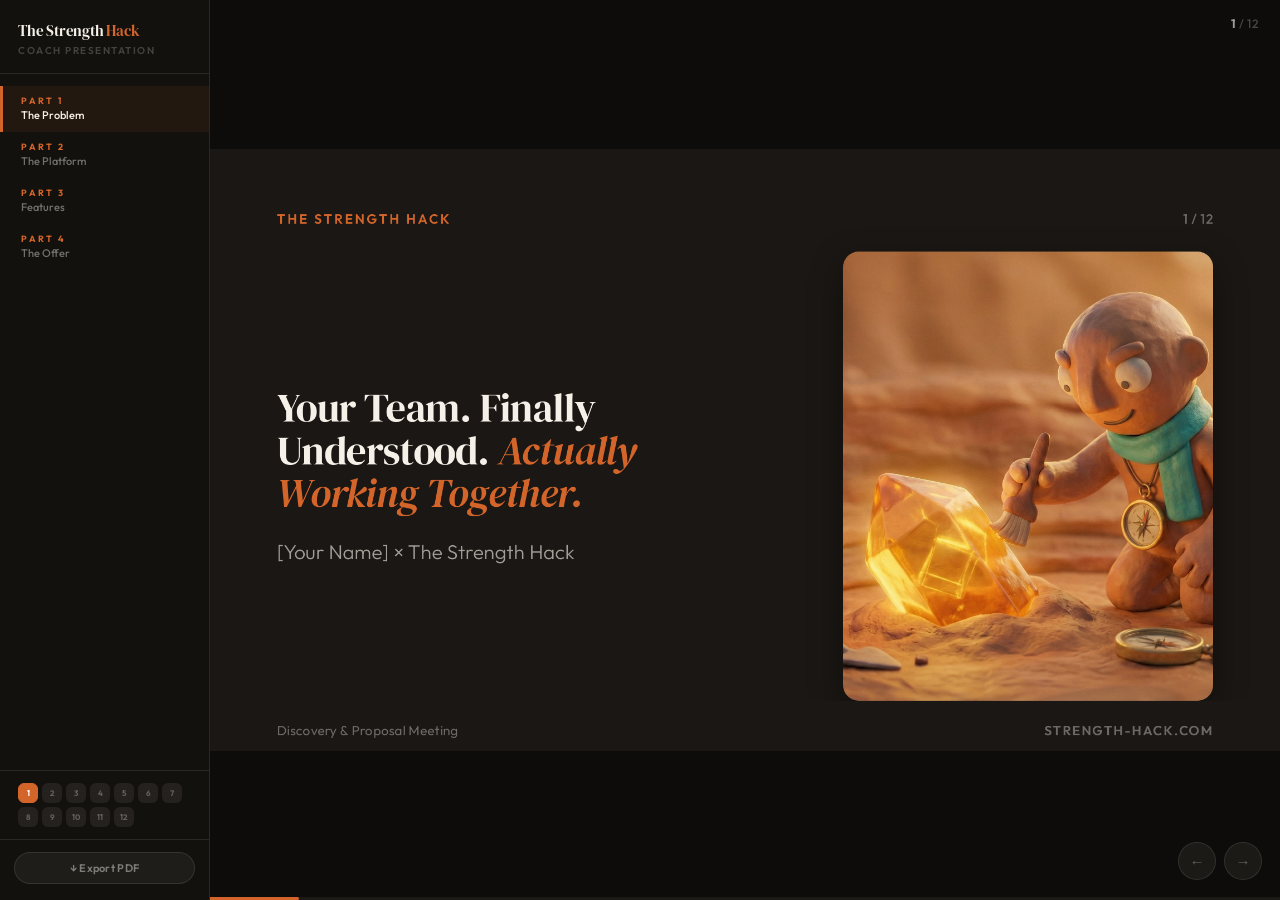
<file: index-coach-en.html>
<!DOCTYPE html>
<html lang="en">
<head>
<meta charset="UTF-8">
<meta name="viewport" content="width=device-width, initial-scale=1.0">
<title>The Strength Hack — Coach Presentation (EN)</title>
<link rel="preconnect" href="https://fonts.googleapis.com">
<link rel="preconnect" href="https://fonts.gstatic.com" crossorigin>
<link href="https://fonts.googleapis.com/css2?family=DM+Serif+Display:ital@0;1&family=Outfit:wght@300;400;500;600;700&display=swap" rel="stylesheet">
<style>
/* ============================================================
   The Strength Hack — Coach Presentation (EN)
   Canvas: 1920 × 1080 px, scaled to viewport by JS
   Sidebar: 210 px | Stage: remainder
   ============================================================ */

:root {
  --font-dm-serif: 'DM Serif Display', Georgia, 'Times New Roman', serif;
  --font-outfit:   'Outfit', -apple-system, BlinkMacSystemFont, sans-serif;

  --orange:       #D4652A;
  --orange-soft:  rgba(212,101,42,0.12);
  --orange-line:  rgba(212,101,42,0.30);
  --charcoal:     #1A1714;
  --card-dark:    #242018;
  --cream:        #FDFBF7;
  --beige:        #F5F0E8;
  --ink:          #2C2824;
  --ink-2:        #7A7168;
  --on-dark:      #F5F0E8;
  --on-dark-2:    rgba(245,240,232,0.62);
  --on-dark-3:    rgba(245,240,232,0.38);
  --on-dark-line: rgba(245,240,232,0.10);

  --type-h2:       72px;
  --type-sub:      40px;
  --type-body:     30px;
  --type-small:    24px;
  --type-eyebrow:  24px;

  --pad-x:      120px;
  --pad-top:    110px;
  --pad-bottom:  90px;
  --gap-title:   44px;
  --gap-item:    28px;
  --sidebar-w:  210px;
}

*, *::before, *::after { margin: 0; padding: 0; box-sizing: border-box; }
html, body {
  height: 100vh; width: 100vw;
  overflow: hidden;
  background: #0E0C0A;
  font-family: var(--font-outfit);
  -webkit-font-smoothing: antialiased;
  -moz-osx-font-smoothing: grayscale;
}

.app { display: flex; height: 100vh; width: 100vw; }

/* ── Sidebar ── */
.sidebar {
  width: var(--sidebar-w);
  flex-shrink: 0;
  background: #13110e;
  border-right: 1px solid var(--on-dark-line);
  display: flex;
  flex-direction: column;
  overflow: hidden;
  z-index: 10;
}
.sb-logo { padding: 20px 18px 16px; border-bottom: 1px solid var(--on-dark-line); flex-shrink: 0; }
.sb-logo-name { font-family: var(--font-dm-serif); font-size: 15px; color: var(--on-dark); letter-spacing: -0.2px; }
.sb-logo-name span { color: var(--orange); }
.sb-logo-sub { font-size: 10px; font-weight: 600; letter-spacing: 1.5px; text-transform: uppercase; color: rgba(245,240,232,0.22); margin-top: 3px; }

.sb-chapters { flex: 1; overflow-y: auto; padding: 12px 0; }
.sb-ch { padding: 9px 18px; cursor: pointer; border-left: 3px solid transparent; transition: all 0.2s; }
.sb-ch:hover { background: rgba(245,240,232,0.04); }
.sb-ch.active { border-left-color: var(--orange); background: rgba(212,101,42,0.08); }
.sb-ch-num { font-size: 9px; font-weight: 700; letter-spacing: 2px; text-transform: uppercase; color: var(--orange); margin-bottom: 2px; }
.sb-ch-title { font-size: 11px; font-weight: 500; color: rgba(245,240,232,0.42); line-height: 1.35; }
.sb-ch.active .sb-ch-title { color: var(--on-dark); }

.sb-dots { padding: 12px 18px; border-top: 1px solid var(--on-dark-line); flex-shrink: 0; }
.sb-dots-wrap { display: flex; flex-wrap: wrap; gap: 4px; }
.sb-dot {
  width: 20px; height: 20px; border-radius: 6px;
  background: rgba(245,240,232,0.07); border: 1px solid transparent;
  display: flex; align-items: center; justify-content: center;
  font-size: 8px; font-weight: 700; color: rgba(245,240,232,0.3);
  cursor: pointer; transition: all 0.2s;
}
.sb-dot:hover { background: rgba(245,240,232,0.14); }
.sb-dot.active { background: var(--orange); color: #fff; border-color: var(--orange); }

.sb-footer { padding: 12px 14px 16px; border-top: 1px solid var(--on-dark-line); flex-shrink: 0; display: flex; flex-direction: column; gap: 6px; }
.mode-btn {
  display: flex; align-items: center; justify-content: center; gap: 7px;
  padding: 8px 12px; border-radius: 980px; border: 1px solid var(--on-dark-line);
  background: rgba(245,240,232,0.05); cursor: pointer; font-family: var(--font-outfit);
  font-size: 11px; font-weight: 600; color: rgba(245,240,232,0.45); letter-spacing: 0.3px;
  transition: all 0.2s ease;
}
.mode-btn:hover { background: rgba(245,240,232,0.1); color: rgba(245,240,232,0.7); }

/* ── Stage ── */
.stage { flex: 1; position: relative; overflow: hidden; background: #0E0C0A; }
.counter { position: absolute; top: 16px; right: 22px; z-index: 50; font-size: 12px; font-weight: 500; letter-spacing: 0.5px; color: rgba(245,240,232,0.25); pointer-events: none; }
.counter .n { color: rgba(245,240,232,0.62); font-weight: 700; }
.arr { position: absolute; bottom: 20px; z-index: 50; width: 38px; height: 38px; border-radius: 50%; background: rgba(245,240,232,0.06); border: 1px solid var(--on-dark-line); display: flex; align-items: center; justify-content: center; cursor: pointer; color: rgba(245,240,232,0.32); font-size: 15px; transition: all 0.2s; user-select: none; }
.arr:hover { background: rgba(212,101,42,0.18); border-color: rgba(212,101,42,0.4); color: var(--orange); }
.arr-prev { right: 64px; }
.arr-next { right: 18px; }

.slides-wrap { position: absolute; inset: 0; }

/* ── Slide base ── */
.slide {
  position: absolute; width: 1920px; height: 1080px;
  background: var(--charcoal); color: var(--on-dark);
  overflow: hidden; opacity: 0; pointer-events: none;
  will-change: transform; font-family: var(--font-outfit);
  -webkit-font-smoothing: antialiased;
}
.slide.active { opacity: 1; pointer-events: auto; }
.slide.beige  { background: var(--beige); color: var(--ink); }
.slide.light  { background: var(--cream); color: var(--ink); }

/* ── Frame ── */
.frame {
  position: absolute; top: 0; left: 0; right: 0;
  bottom: var(--pad-bottom);
  padding: var(--pad-top) var(--pad-x) 0;
  display: flex; flex-direction: column; overflow: hidden;
}
.frame.between { justify-content: space-between; }
.frame.center  { justify-content: center; align-items: center; }

/* ── Top / bottom bar ── */
.top-bar { display: flex; align-items: center; justify-content: space-between; margin-bottom: var(--gap-title); flex-shrink: 0; height: 30px; }
.page-num { font-family: var(--font-outfit); font-size: var(--type-small); font-weight: 500; letter-spacing: 0.5px; color: var(--on-dark-3); }
.slide.beige .page-num, .slide.light .page-num { color: var(--ink-2); }

.bottom-bar { position: absolute; bottom: 22px; left: var(--pad-x); right: var(--pad-x); display: flex; align-items: center; justify-content: space-between; font-family: var(--font-outfit); font-size: var(--type-small); font-weight: 400; letter-spacing: 0.3px; color: var(--on-dark-3); }
.slide.beige .bottom-bar, .slide.light .bottom-bar { color: var(--ink-2); }
.source-line { font-weight: 600; letter-spacing: 2.5px; text-transform: uppercase; font-size: var(--type-small); }

/* ── Typography ── */
.eyebrow { font-family: var(--font-outfit); font-size: var(--type-eyebrow); font-weight: 600; letter-spacing: 4px; text-transform: uppercase; color: var(--orange); line-height: 1; }
.h2 { font-family: var(--font-dm-serif); font-size: var(--type-h2); font-weight: 400; letter-spacing: -1.2px; line-height: 1.06; text-wrap: balance; }
em.accent { font-style: italic; color: var(--orange); }
.sub { font-family: var(--font-outfit); font-weight: 300; font-size: var(--type-sub); line-height: 1.35; color: var(--on-dark-2); text-wrap: pretty; }
.slide.beige .sub, .slide.light .sub { color: var(--ink-2); }

/* ── Layout helpers ── */
.grid-2 { display: grid; grid-template-columns: 1fr 1fr; gap: 80px; align-items: center; flex: 1; min-height: 0; }
.grid-2-58 { display: grid; grid-template-columns: 58fr 42fr; gap: 100px; align-items: center; flex: 1; min-height: 0; }
.grid-3 { display: grid; grid-template-columns: repeat(3, 1fr); gap: var(--gap-item); flex: 1; min-height: 0; align-items: stretch; }
.grid-4 { display: grid; grid-template-columns: repeat(4, 1fr); gap: var(--gap-item); flex: 1; min-height: 0; align-items: stretch; }

/* ── Hero image ── */
.hero-image { align-self: stretch; width: 100%; border-radius: 28px; overflow: hidden; background: #20322F; box-shadow: 0 20px 60px rgba(0,0,0,0.4); }
.hero-image img { width: 100%; height: 100%; object-fit: cover; display: block; }

/* ── Cards ── */
.card-dark  { background: var(--card-dark); border: 1px solid var(--on-dark-line); border-radius: 24px; padding: 44px 40px; }
.card-light { background: #fff; border: 1px solid rgba(44,40,36,0.08); border-radius: 24px; padding: 44px 40px; }
.card-orange { background: var(--orange-soft); border: 1.5px solid var(--orange-line); border-radius: 24px; padding: 44px 40px; }

.feat-card { border-radius: 24px; padding: 44px 36px; display: flex; flex-direction: column; gap: 24px; }
.feat-card.dark   { background: var(--card-dark); border: 1px solid var(--on-dark-line); }
.feat-card.light  { background: #fff; border: 1px solid rgba(44,40,36,0.08); }
.feat-card.orange { background: var(--orange-soft); border: 1.5px solid var(--orange-line); }

.icon-box { width: 56px; height: 56px; border-radius: 16px; background: var(--orange-soft); display: flex; align-items: center; justify-content: center; font-size: 28px; flex-shrink: 0; }

.card-title { font-family: var(--font-dm-serif); font-size: 38px; letter-spacing: -0.5px; line-height: 1.1; color: var(--on-dark); }
.slide.beige .card-title, .slide.light .card-title { color: var(--ink); }
.feat-card.light .card-title, .feat-card.orange .card-title { color: var(--ink); }
.card-body { font-family: var(--font-outfit); font-size: 26px; line-height: 1.5; color: var(--on-dark-2); }
.slide.beige .card-body, .slide.light .card-body { color: var(--ink-2); }
.feat-card.light .card-body, .feat-card.orange .card-body { color: var(--ink-2); }

/* ── Package cards (Pricing) ── */
.pkg-card { border-radius: 24px; padding: 44px 40px; display: flex; flex-direction: column; gap: 0; background: #fff; border: 1px solid rgba(44,40,36,0.08); }
.pkg-card.featured { background: var(--orange-soft); border: 1.5px solid var(--orange-line); position: relative; }
.pkg-card.featured::before { content: 'Recommended'; position: absolute; top: -18px; left: 50%; transform: translateX(-50%); padding: 8px 28px; font-size: var(--type-small); font-weight: 700; letter-spacing: 1.5px; text-transform: uppercase; color: #fff; background: var(--orange); border-radius: 980px; }
.pkg-name { font-family: var(--font-dm-serif); font-size: 44px; letter-spacing: -0.6px; color: var(--ink); margin-bottom: 6px; }
.pkg-price { font-family: var(--font-dm-serif); font-size: 72px; line-height: 0.95; letter-spacing: -2px; color: var(--orange); }
.pkg-price-sub { font-size: var(--type-small); font-weight: 600; color: var(--ink-2); margin-bottom: 28px; margin-top: 6px; }
.pkg-list { list-style: none; display: flex; flex-direction: column; gap: 12px; margin-top: 24px; padding-top: 24px; border-top: 1px solid rgba(44,40,36,0.10); }
.pkg-list li { font-size: 26px; color: var(--ink-2); padding-left: 28px; position: relative; line-height: 1.4; }
.pkg-list li::before { content: '✓'; position: absolute; left: 0; color: var(--orange); font-weight: 700; }

/* ── Quote ── */
.quote-mark { font-family: var(--font-dm-serif); font-size: 140px; line-height: 0.7; color: var(--orange); opacity: 0.35; display: block; margin-bottom: -12px; }
.quote-text { font-family: var(--font-outfit); font-size: 30px; font-style: italic; line-height: 1.65; color: var(--on-dark-2); }
.quote-attr { font-size: var(--type-small); font-weight: 600; color: var(--on-dark); margin-top: 24px; letter-spacing: 0.5px; }

/* ── Step row ── */
.step-row { display: flex; align-items: flex-start; gap: 0; flex: 1; min-height: 0; }
.step-item { flex: 1; display: flex; flex-direction: column; align-items: center; text-align: center; padding: 0 40px; }
.step-num { width: 80px; height: 80px; border-radius: 50%; border: 2px solid var(--orange); display: flex; align-items: center; justify-content: center; font-family: var(--font-dm-serif); font-size: 40px; color: var(--orange); margin-bottom: 32px; background: var(--charcoal); flex-shrink: 0; }
.step-title { font-family: var(--font-dm-serif); font-size: 44px; letter-spacing: -0.5px; color: var(--on-dark); margin-bottom: 20px; line-height: 1.1; }
.step-body { font-size: var(--type-body); line-height: 1.5; color: var(--on-dark-2); max-width: 420px; }
.step-divider { flex-shrink: 0; align-self: center; font-size: 36px; color: rgba(245,240,232,0.15); margin-top: -60px; }

/* ── Animations ── */
.slide.exiting { opacity: 0; transition: opacity 0.25s cubic-bezier(0.25,0.46,0.45,0.94); }

@keyframes staggerFadeUp {
  from { opacity: 0; transform: translateY(26px); }
  to   { opacity: 1; transform: translateY(0); }
}
[data-a] { opacity: 0; }
.slide.active [data-a] { animation: staggerFadeUp 0.58s cubic-bezier(0.25,0.46,0.45,0.94) both; }
.slide.active [data-a="1"] { animation-delay:   0ms; }
.slide.active [data-a="2"] { animation-delay:  80ms; }
.slide.active [data-a="3"] { animation-delay: 160ms; }
.slide.active [data-a="4"] { animation-delay: 240ms; }
.slide.active [data-a="5"] { animation-delay: 320ms; }
.slide.active [data-a="6"] { animation-delay: 400ms; }

.feat-card, .card-dark, .card-light, .card-orange, .pkg-card {
  transition: transform 0.26s cubic-bezier(0.25,0.46,0.45,0.94),
              box-shadow 0.26s cubic-bezier(0.25,0.46,0.45,0.94);
}
.feat-card:hover   { transform: translateY(-6px); box-shadow: 0 18px 44px rgba(0,0,0,0.14); }
.card-dark:hover   { transform: translateY(-6px); box-shadow: 0 18px 44px rgba(0,0,0,0.28); }
.card-light:hover  { transform: translateY(-6px); box-shadow: 0 18px 44px rgba(44,40,36,0.10); }
.card-orange:hover { transform: translateY(-6px); box-shadow: 0 18px 44px rgba(212,101,42,0.16); }
.pkg-card:hover    { transform: translateY(-6px); box-shadow: 0 18px 44px rgba(44,40,36,0.10); }

.progress-bar { position: fixed; bottom: 0; left: var(--sidebar-w); right: 0; height: 3px; background: rgba(245,240,232,0.06); z-index: 200; pointer-events: none; }
.progress-fill { height: 100%; background: var(--orange); width: 0%; transition: width 0.45s cubic-bezier(0.25,0.46,0.45,0.94); border-radius: 0 2px 2px 0; }

/* ── Print / PDF ── */
@media print {
  @page { size: 1920px 1080px; margin: 0; }
  * { -webkit-print-color-adjust: exact !important; print-color-adjust: exact !important; }
  .sidebar, .arr, .counter, #exportBtn { display: none !important; }
  body, html { width: 1920px !important; height: auto !important; overflow: visible !important; }
  .app { display: block !important; width: 1920px !important; height: auto !important; }
  .stage { display: block !important; margin-left: 0 !important; overflow: visible !important; width: 1920px !important; height: auto !important; background: transparent !important; }
  .slides-wrap { position: static !important; width: 1920px !important; height: auto !important; overflow: visible !important; }
  .slide { position: relative !important; transform: none !important; left: 0 !important; top: 0 !important; opacity: 1 !important; pointer-events: auto !important; width: 1920px !important; height: 1080px !important; page-break-after: always; break-after: page; overflow: hidden !important; display: block !important; }
  .hero-image { box-shadow: none !important; }
  .btn-solid  { box-shadow: none !important; }
  * { animation: none !important; transition: none !important; }
  [data-a] { opacity: 1 !important; transform: none !important; }
  .progress-bar { display: none !important; }
}
</style>
</head>
<body>

<div class="app">

  <aside class="sidebar">
    <div class="sb-logo">
      <div class="sb-logo-name">The Strength <span>Hack</span></div>
      <div class="sb-logo-sub">Coach Presentation</div>
    </div>

    <div class="sb-chapters" id="sbCh">
      <div class="sb-ch active" onclick="goChapter(0)">
        <div class="sb-ch-num">Part 1</div>
        <div class="sb-ch-title">The Problem</div>
      </div>
      <div class="sb-ch" onclick="goChapter(1)">
        <div class="sb-ch-num">Part 2</div>
        <div class="sb-ch-title">The Platform</div>
      </div>
      <div class="sb-ch" onclick="goChapter(2)">
        <div class="sb-ch-num">Part 3</div>
        <div class="sb-ch-title">Features</div>
      </div>
      <div class="sb-ch" onclick="goChapter(3)">
        <div class="sb-ch-num">Part 4</div>
        <div class="sb-ch-title">The Offer</div>
      </div>
    </div>

    <div class="sb-dots">
      <div class="sb-dots-wrap" id="sbDots"></div>
    </div>

    <div class="sb-footer">
      <button class="mode-btn" id="exportBtn" onclick="exportPDF()">↓ Export PDF</button>
    </div>
  </aside>

  <main class="stage">
    <div class="counter"><span class="n" id="cCur">1</span> / <span id="cTot">12</span></div>
    <button class="arr arr-prev" onclick="go(-1)">←</button>
    <button class="arr arr-next" onclick="go(1)">→</button>

    <div class="slides-wrap" id="slidesWrap">


      <!-- ══════════════════════════════════════════════════════
           SLIDE 1 · Title — dark, hero split
           ══════════════════════════════════════════════════════ -->
      <div class="slide active" data-ch="1">
        <div class="frame between">

          <div class="top-bar">
            <div class="eyebrow">The Strength Hack</div>
            <div class="page-num">1 / 12</div>
          </div>

          <div class="grid-2-58" style="gap:100px; align-items:center;">
            <div>
              <h1 class="h2" data-a="1" style="font-size:72px; margin-bottom:44px; max-width:860px;">
                Your Team. Finally Understood. <em class="accent">Actually Working Together.</em>
              </h1>
              <p class="sub" data-a="2" style="max-width:640px; font-size:36px;">
                [Your Name] × The Strength Hack
              </p>
            </div>
            <div class="hero-image" data-a="3">
              <img src="assets/milo-strengths.jpg" alt="Milo">
            </div>
          </div>

        </div>
        <div class="bottom-bar">
          <div>Discovery &amp; Proposal Meeting</div>
          <div class="source-line">strength-hack.com</div>
        </div>
      </div>


      <!-- ══════════════════════════════════════════════════════
           SLIDE 2 · The Problem — dark, 3 feat-cards
           ══════════════════════════════════════════════════════ -->
      <div class="slide" data-ch="1">
        <div class="frame between">

          <div class="top-bar">
            <div class="eyebrow">The Problem</div>
            <div class="page-num">2 / 12</div>
          </div>

          <div style="flex:1; min-height:0; display:flex; flex-direction:column; gap:40px;">
            <h2 class="h2" data-a="1" style="font-size:56px; max-width:1300px;">
              Teams don't fail because of missing skills. They fail because of <em class="accent">differences nobody has named yet.</em>
            </h2>

            <div class="grid-3">
              <div class="feat-card dark" data-a="2">
                <div class="icon-box" style="background:rgba(212,101,42,0.14);">💬</div>
                <div>
                  <div class="card-title" style="font-size:32px; margin-bottom:14px;">70% of Team Problems</div>
                  <div class="card-body" style="font-size:26px;">aren't a skill problem — they're a communication pattern everyone feels but nobody puts into words.</div>
                </div>
              </div>
              <div class="feat-card dark" data-a="3">
                <div class="icon-box" style="background:rgba(212,101,42,0.14);">🔄</div>
                <div>
                  <div class="card-title" style="font-size:32px; margin-bottom:14px;">After the Workshop</div>
                  <div class="card-body" style="font-size:26px;">teams slip back into old patterns — because nothing tangible is left behind.</div>
                </div>
              </div>
              <div class="feat-card dark" data-a="4">
                <div class="icon-box" style="background:rgba(212,101,42,0.14);">🗺️</div>
                <div>
                  <div class="card-title" style="font-size:32px; margin-bottom:14px;">Different Frameworks</div>
                  <div class="card-body" style="font-size:26px;">"He's doing CliftonStrengths, she's doing MBTI" — the translation burden lands squarely on the coach.</div>
                </div>
              </div>
            </div>
          </div>

        </div>
        <div class="bottom-bar">
          <div>Most team problems have a name — it's just missing.</div>
          <div class="source-line">Research-based</div>
        </div>
      </div>


      <!-- ══════════════════════════════════════════════════════
           SLIDE 3 · What is The Strength Hack? — dark, 3 numbered cards
           ══════════════════════════════════════════════════════ -->
      <div class="slide" data-ch="2">
        <div class="frame between">

          <div class="top-bar">
            <div class="eyebrow">The Platform</div>
            <div class="page-num">3 / 12</div>
          </div>

          <div style="flex:1; min-height:0; display:flex; flex-direction:column; gap:40px;">
            <h2 class="h2" data-a="1" style="font-size:60px;">
              An AI-powered platform for <em class="accent">strengths-based team development.</em>
            </h2>

            <div class="grid-3">
              <div class="feat-card dark" data-a="2">
                <div style="font-family:var(--font-dm-serif); font-size:88px; line-height:0.85; color:var(--orange); opacity:0.28; flex-shrink:0;">1</div>
                <div>
                  <div class="card-title" style="font-size:34px; margin-bottom:16px;">Bring All Assessments Together</div>
                  <div class="card-body" style="font-size:26px;">CliftonStrengths, MBTI, VIA or Big Five — every profile translated into a shared language.</div>
                </div>
              </div>
              <div class="feat-card dark" data-a="3">
                <div style="font-family:var(--font-dm-serif); font-size:88px; line-height:0.85; color:var(--orange); opacity:0.28; flex-shrink:0;">2</div>
                <div>
                  <div class="card-title" style="font-size:34px; margin-bottom:16px;">Really Understand Your Team</div>
                  <div class="card-body" style="font-size:26px;">The Team Synergy Report shows how your team actually ticks — strengths, blind spots, friction points.</div>
                </div>
              </div>
              <div class="feat-card dark" data-a="4">
                <div style="font-family:var(--font-dm-serif); font-size:88px; line-height:0.85; color:var(--orange); opacity:0.28; flex-shrink:0;">3</div>
                <div>
                  <div class="card-title" style="font-size:34px; margin-bottom:16px;">Lock in the Results</div>
                  <div class="card-body" style="font-size:26px;">An AI coach keeps workshop insights alive — anytime, shaped around each individual person.</div>
                </div>
              </div>
            </div>
          </div>

        </div>
        <div class="bottom-bar">
          <div>The workshop effect sticks — even without a follow-up session.</div>
          <div class="source-line">The Strength Hack</div>
        </div>
      </div>


      <!-- ══════════════════════════════════════════════════════
           SLIDE 4 · Supported Assessments — beige, 5-row table
           ══════════════════════════════════════════════════════ -->
      <div class="slide beige" data-ch="2">
        <div class="frame between">

          <div class="top-bar">
            <div class="eyebrow">Supported Assessments</div>
            <div class="page-num">4 / 12</div>
          </div>

          <div style="flex:1; min-height:0; display:flex; flex-direction:column; gap:32px;">
            <h2 class="h2" data-a="1" style="color:var(--ink); font-size:58px;">
              The Strength Hack works with <em class="accent">what your team already has.</em>
            </h2>

            <!-- Table header -->
            <div style="display:grid; grid-template-columns:300px 1fr 1fr; gap:40px; padding:0 40px; flex-shrink:0;">
              <div style="font-size:var(--type-small); font-weight:700; letter-spacing:2.5px; text-transform:uppercase; color:var(--ink-2);">Framework</div>
              <div style="font-size:var(--type-small); font-weight:700; letter-spacing:2.5px; text-transform:uppercase; color:var(--ink-2);">Background</div>
              <div style="font-size:var(--type-small); font-weight:700; letter-spacing:2.5px; text-transform:uppercase; color:var(--ink-2);">How it's used</div>
            </div>

            <!-- 5 assessment rows -->
            <div style="display:flex; flex-direction:column; gap:12px; flex:1; min-height:0;" data-a="2">
              <div style="display:grid; grid-template-columns:300px 1fr 1fr; gap:40px; align-items:center; background:rgba(44,40,36,0.05); border:1px solid rgba(44,40,36,0.08); border-radius:18px; padding:22px 40px; flex-shrink:0;">
                <div>
                  <div style="font-family:var(--font-dm-serif); font-size:34px; letter-spacing:-0.3px; color:var(--ink); margin-bottom:3px;">CliftonStrengths</div>
                  <div style="font-size:var(--type-small); font-weight:600; color:var(--orange);">Gallup</div>
                </div>
                <div style="font-size:26px; color:var(--ink-2);">34 Themes</div>
                <div style="font-size:26px; color:var(--ink-2);">Direct import of Top-5 or Full-34</div>
              </div>
              <div style="display:grid; grid-template-columns:300px 1fr 1fr; gap:40px; align-items:center; background:rgba(44,40,36,0.05); border:1px solid rgba(44,40,36,0.08); border-radius:18px; padding:22px 40px; flex-shrink:0;">
                <div>
                  <div style="font-family:var(--font-dm-serif); font-size:34px; letter-spacing:-0.3px; color:var(--ink); margin-bottom:3px;">MBTI</div>
                  <div style="font-size:var(--type-small); font-weight:600; color:var(--orange);">Myers-Briggs</div>
                </div>
                <div style="font-size:26px; color:var(--ink-2);">16 Types</div>
                <div style="font-size:26px; color:var(--ink-2);">Type input → dimension mapping</div>
              </div>
              <div style="display:grid; grid-template-columns:300px 1fr 1fr; gap:40px; align-items:center; background:rgba(44,40,36,0.05); border:1px solid rgba(44,40,36,0.08); border-radius:18px; padding:22px 40px; flex-shrink:0;">
                <div>
                  <div style="font-family:var(--font-dm-serif); font-size:34px; letter-spacing:-0.3px; color:var(--ink); margin-bottom:3px;">VIA Character</div>
                  <div style="font-size:var(--type-small); font-weight:600; color:var(--orange);">Positive Psychology</div>
                </div>
                <div style="font-size:26px; color:var(--ink-2);">24 Character Strengths</div>
                <div style="font-size:26px; color:var(--ink-2);">Strengths import and mapping</div>
              </div>
              <div style="display:grid; grid-template-columns:300px 1fr 1fr; gap:40px; align-items:center; background:rgba(44,40,36,0.05); border:1px solid rgba(44,40,36,0.08); border-radius:18px; padding:22px 40px; flex-shrink:0;">
                <div>
                  <div style="font-family:var(--font-dm-serif); font-size:34px; letter-spacing:-0.3px; color:var(--ink); margin-bottom:3px;">Big Five / IPIP-50</div>
                  <div style="font-size:var(--type-small); font-weight:600; color:var(--orange);">Lewis Goldberg · free</div>
                </div>
                <div style="font-size:26px; color:var(--ink-2);">5 dimensions, ~5 min.</div>
                <div style="font-size:26px; color:var(--ink-2);">Direct import of 5 scale scores</div>
              </div>
              <div style="display:grid; grid-template-columns:300px 1fr 1fr; gap:40px; align-items:center; background:var(--orange-soft); border:1.5px solid var(--orange-line); border-radius:18px; padding:22px 40px; flex-shrink:0;">
                <div>
                  <div style="font-family:var(--font-dm-serif); font-size:34px; letter-spacing:-0.3px; color:var(--ink); margin-bottom:3px;">Big Five / IPIP-120</div>
                  <div style="font-size:var(--type-small); font-weight:600; color:var(--orange);">Lewis Goldberg · free</div>
                </div>
                <div style="font-size:26px; color:var(--ink-2);">5 dim. + 30 facets, ~15 min.</div>
                <div style="font-size:26px; color:var(--ink-2);">Detailed import including facets</div>
              </div>
            </div>
          </div>

        </div>
        <div class="bottom-bar">
          <div>IPIP-50 and IPIP-120 are free and scientifically validated — no new assessment needed.</div>
          <div class="source-line">The Strength Hack</div>
        </div>
      </div>


      <!-- ══════════════════════════════════════════════════════
           SLIDE 5 · The Matching Compass — dark, 2-col (text | screenshot)
           ══════════════════════════════════════════════════════ -->
      <div class="slide" data-ch="2">
        <div class="frame between">

          <div class="top-bar">
            <div class="eyebrow">The Matching Compass</div>
            <div class="page-num">5 / 12</div>
          </div>

          <div class="grid-2" style="gap:80px; align-items:stretch;">
            <div data-a="1" style="display:flex; flex-direction:column; justify-content:center; gap:40px;">
              <h2 class="h2" style="color:var(--on-dark); font-size:58px;">
                6 Dimensions. One Picture. <em class="accent">Your team's key dynamics at a glance.</em>
              </h2>
              <div style="display:grid; grid-template-columns:1fr 1fr; gap:16px;">
                <div style="background:rgba(245,240,232,0.05); border:1px solid var(--on-dark-line); border-radius:14px; padding:18px 24px;">
                  <div style="font-family:var(--font-dm-serif); font-size:30px; color:var(--on-dark); margin-bottom:4px;">Introversion</div>
                  <div style="font-size:var(--type-small); color:var(--on-dark-3);">Energy source: internal ↔ external</div>
                </div>
                <div style="background:rgba(245,240,232,0.05); border:1px solid var(--on-dark-line); border-radius:14px; padding:18px 24px;">
                  <div style="font-family:var(--font-dm-serif); font-size:30px; color:var(--on-dark); margin-bottom:4px;">Emotional</div>
                  <div style="font-size:var(--type-small); color:var(--on-dark-3);">Emotional intensity &amp; empathy</div>
                </div>
                <div style="background:rgba(245,240,232,0.05); border:1px solid var(--on-dark-line); border-radius:14px; padding:18px 24px;">
                  <div style="font-family:var(--font-dm-serif); font-size:30px; color:var(--on-dark); margin-bottom:4px;">Visionary</div>
                  <div style="font-size:var(--type-small); color:var(--on-dark-3);">Strategic thinking &amp; big picture</div>
                </div>
                <div style="background:rgba(245,240,232,0.05); border:1px solid var(--on-dark-line); border-radius:14px; padding:18px 24px;">
                  <div style="font-family:var(--font-dm-serif); font-size:30px; color:var(--on-dark); margin-bottom:4px;">Impulsive</div>
                  <div style="font-size:var(--type-small); color:var(--on-dark-3);">Spontaneity &amp; risk appetite</div>
                </div>
                <div style="background:rgba(245,240,232,0.05); border:1px solid var(--on-dark-line); border-radius:14px; padding:18px 24px;">
                  <div style="font-family:var(--font-dm-serif); font-size:30px; color:var(--on-dark); margin-bottom:4px;">Agile</div>
                  <div style="font-size:var(--type-small); color:var(--on-dark-3);">Adaptability &amp; flexibility</div>
                </div>
                <div style="background:rgba(245,240,232,0.05); border:1px solid var(--on-dark-line); border-radius:14px; padding:18px 24px;">
                  <div style="font-family:var(--font-dm-serif); font-size:30px; color:var(--on-dark); margin-bottom:4px;">Convinced</div>
                  <div style="font-size:var(--type-small); color:var(--on-dark-3);">Conviction &amp; persistence</div>
                </div>
              </div>
            </div>

            <!-- Screenshot placeholder -->
            <div data-a="2" style="align-self:stretch; border-radius:28px; background:rgba(212,101,42,0.06); border:2px dashed rgba(212,101,42,0.22); display:flex; flex-direction:column; align-items:center; justify-content:center; gap:20px;">
              <div style="font-size:60px;">📊</div>
              <div style="font-size:28px; color:var(--on-dark-3); text-align:center; line-height:1.5; max-width:400px;">Insert screenshot:<br><span style="color:var(--orange); font-weight:600;">Matching Compass view</span><br>of a team (4–6 people)</div>
              <div style="font-size:var(--type-small); color:var(--on-dark-3); margin-top:8px;">→ Use demo compass from the Free tier</div>
            </div>
          </div>

        </div>
        <div class="bottom-bar">
          <div>"What surprises you when you see this picture?"</div>
          <div class="source-line">Matching Compass</div>
        </div>
      </div>


      <!-- ══════════════════════════════════════════════════════
           SLIDE 6 · Team Synergy Report — dark, 2-col
           ══════════════════════════════════════════════════════ -->
      <div class="slide" data-ch="3">
        <div class="frame between">

          <div class="top-bar">
            <div class="eyebrow">Team Synergy Report</div>
            <div class="page-num">6 / 12</div>
          </div>

          <div class="grid-2" style="gap:80px; align-items:stretch;">
            <div data-a="1" style="display:flex; flex-direction:column; justify-content:center; gap:32px;">
              <h2 class="h2" style="color:var(--on-dark); font-size:60px;">
                Not an average — <em class="accent">a whole picture of the team.</em>
              </h2>
              <p class="sub" style="max-width:660px; font-size:32px;">
                The report answers the questions that usually go unasked in team workshops.
              </p>
            </div>

            <div class="card-dark" data-a="2" style="padding:48px 52px; display:flex; flex-direction:column; gap:0; align-self:stretch;">
              <div style="font-size:var(--type-small); font-weight:700; letter-spacing:2.5px; text-transform:uppercase; color:rgba(212,101,42,0.65); margin-bottom:32px;">What the report contains</div>
              <div style="display:flex; flex-direction:column; gap:24px; flex:1; justify-content:space-between;">
                <div style="display:flex; align-items:flex-start; gap:20px;">
                  <div style="width:8px; height:8px; border-radius:50%; background:var(--orange); margin-top:11px; flex-shrink:0;"></div>
                  <div>
                    <div style="font-family:var(--font-dm-serif); font-size:32px; color:var(--on-dark); margin-bottom:6px;">Executive Summary</div>
                    <div style="font-size:26px; color:var(--on-dark-3); line-height:1.45;">The dominant pattern in 3–5 sentences, plain and direct</div>
                  </div>
                </div>
                <div style="display:flex; align-items:flex-start; gap:20px;">
                  <div style="width:8px; height:8px; border-radius:50%; background:var(--orange); margin-top:11px; flex-shrink:0;"></div>
                  <div>
                    <div style="font-family:var(--font-dm-serif); font-size:32px; color:var(--on-dark); margin-bottom:6px;">Key Strengths</div>
                    <div style="font-size:26px; color:var(--on-dark-3); line-height:1.45;">What this team is uniquely good at together</div>
                  </div>
                </div>
                <div style="display:flex; align-items:flex-start; gap:20px;">
                  <div style="width:8px; height:8px; border-radius:50%; background:var(--orange); margin-top:11px; flex-shrink:0;"></div>
                  <div>
                    <div style="font-family:var(--font-dm-serif); font-size:32px; color:var(--on-dark); margin-bottom:6px;">Blind Spots</div>
                    <div style="font-size:26px; color:var(--on-dark-3); line-height:1.45;">What the team collectively misses</div>
                  </div>
                </div>
                <div style="display:flex; align-items:flex-start; gap:20px;">
                  <div style="width:8px; height:8px; border-radius:50%; background:var(--orange); margin-top:11px; flex-shrink:0;"></div>
                  <div>
                    <div style="font-family:var(--font-dm-serif); font-size:32px; color:var(--on-dark); margin-bottom:6px;">Gap Analysis</div>
                    <div style="font-size:26px; color:var(--on-dark-3); line-height:1.45;">Where the team is today vs. where it needs to be</div>
                  </div>
                </div>
                <div style="display:flex; align-items:flex-start; gap:20px;">
                  <div style="width:8px; height:8px; border-radius:50%; background:var(--orange); margin-top:11px; flex-shrink:0;"></div>
                  <div>
                    <div style="font-family:var(--font-dm-serif); font-size:32px; color:var(--on-dark); margin-bottom:6px;">Member Contributions</div>
                    <div style="font-size:26px; color:var(--on-dark-3); line-height:1.45;">What each person specifically brings to the team</div>
                  </div>
                </div>
              </div>
            </div>
          </div>

        </div>
        <div class="bottom-bar">
          <div>Why does every decision turn into a debate? Why does someone always feel unheard?</div>
          <div class="source-line">Team Synergy Report</div>
        </div>
      </div>


      <!-- ══════════════════════════════════════════════════════
           SLIDE 7 · The AI Coach — dark, headline + 2×2 grid
           ══════════════════════════════════════════════════════ -->
      <div class="slide" data-ch="3">
        <div class="frame between">

          <div class="top-bar">
            <div class="eyebrow">The AI Coach</div>
            <div class="page-num">7 / 12</div>
          </div>

          <div style="flex:1; min-height:0; display:flex; flex-direction:column; gap:40px;">
            <div data-a="1">
              <h2 class="h2" style="font-size:60px; margin-bottom:14px;">
                What happens after the workshop — <em class="accent">finally solved.</em>
              </h2>
            </div>

            <div style="display:grid; grid-template-columns:1fr 1fr; gap:var(--gap-item); flex:1; min-height:0;">
              <div class="feat-card dark" data-a="2">
                <div class="icon-box" style="background:rgba(212,101,42,0.14);">🎯</div>
                <div>
                  <div class="card-title" style="font-size:32px; margin-bottom:14px;">Built Around Each Person</div>
                  <div class="card-body" style="font-size:26px;">Answers each team member's questions based on their own profile — not off the shelf.</div>
                </div>
              </div>
              <div class="feat-card dark" data-a="3">
                <div class="icon-box" style="background:rgba(212,101,42,0.14);">💡</div>
                <div>
                  <div class="card-title" style="font-size:32px; margin-bottom:14px;">Context-Aware</div>
                  <div class="card-body" style="font-size:26px;">"You score 80 on Introversion — before the next all-hands you could…" Advice that actually fits the person.</div>
                </div>
              </div>
              <div class="feat-card dark" data-a="4">
                <div class="icon-box" style="background:rgba(212,101,42,0.14);">🔔</div>
                <div>
                  <div class="card-title" style="font-size:32px; margin-bottom:14px;">Goals in View</div>
                  <div class="card-body" style="font-size:26px;">Keeps development goals set in the workshop front of mind — between your coaching sessions.</div>
                </div>
              </div>
              <div class="feat-card dark" data-a="5">
                <div class="icon-box" style="background:rgba(212,101,42,0.14);">🌐</div>
                <div>
                  <div class="card-title" style="font-size:32px; margin-bottom:14px;">Always On</div>
                  <div class="card-body" style="font-size:26px;">In English, any time — the gap between coaching sessions that nobody has filled until now.</div>
                </div>
              </div>
            </div>
          </div>

        </div>
        <div class="bottom-bar">
          <div>This is why workshops don't stick — and how we fix that.</div>
          <div class="source-line">AI Coach</div>
        </div>
      </div>


      <!-- ══════════════════════════════════════════════════════
           SLIDE 8 · Use Case — beige, scenario card
           ══════════════════════════════════════════════════════ -->
      <div class="slide beige" data-ch="3">
        <div class="frame between">

          <div class="top-bar">
            <div class="eyebrow">Use Case</div>
            <div class="page-num">8 / 12</div>
          </div>

          <div style="flex:1; min-height:0; display:flex; flex-direction:column; gap:36px;">
            <div data-a="1">
              <h2 class="h2" style="color:var(--ink); font-size:56px; margin-bottom:0;">
                One Team. Three Assessment Backgrounds. <em class="accent">One shared picture.</em>
              </h2>
            </div>

            <div data-a="2" style="flex:1; min-height:0; background:rgba(44,40,36,0.05); border:1px solid rgba(44,40,36,0.10); border-radius:28px; padding:52px 60px; display:flex; gap:80px; align-items:flex-start;">
              <!-- Scenario -->
              <div style="flex:1;">
                <div style="font-size:var(--type-small); font-weight:700; letter-spacing:2.5px; text-transform:uppercase; color:var(--ink-2); margin-bottom:28px;">Starting Point</div>
                <div style="font-size:28px; line-height:1.65; color:var(--ink-2);">
                  A product team of 6. <strong style="color:var(--ink);">Anna and Ben</strong> have CliftonStrengths from a workshop two years ago. <strong style="color:var(--ink);">Caro</strong> recently took an MBTI: INFJ. The other three haven't done any assessment yet.
                </div>
                <div style="margin-top:28px; padding-top:28px; border-top:1px solid rgba(44,40,36,0.10); font-size:28px; line-height:1.65; color:var(--ink-2);">
                  <strong style="color:var(--ink-2);">Until now:</strong> Three different "languages" — no common ground for team conversations.
                </div>
              </div>
              <!-- Divider -->
              <div style="width:1.5px; align-self:stretch; background:rgba(44,40,36,0.12); flex-shrink:0;"></div>
              <!-- Result -->
              <div style="flex:1;">
                <div style="font-size:var(--type-small); font-weight:700; letter-spacing:2.5px; text-transform:uppercase; color:var(--orange); margin-bottom:28px;">With The Strength Hack</div>
                <div style="display:flex; flex-direction:column; gap:18px;">
                  <div style="display:flex; align-items:flex-start; gap:16px; font-size:28px; line-height:1.55; color:var(--ink-2);">
                    <span style="color:var(--orange); font-weight:700; flex-shrink:0; margin-top:2px;">✓</span>
                    Anna &amp; Ben import their CliftonStrengths
                  </div>
                  <div style="display:flex; align-items:flex-start; gap:16px; font-size:28px; line-height:1.55; color:var(--ink-2);">
                    <span style="color:var(--orange); font-weight:700; flex-shrink:0; margin-top:2px;">✓</span>
                    Caro enters her MBTI type
                  </div>
                  <div style="display:flex; align-items:flex-start; gap:16px; font-size:28px; line-height:1.55; color:var(--ink-2);">
                    <span style="color:var(--orange); font-weight:700; flex-shrink:0; margin-top:2px;">✓</span>
                    The others take the IPIP-50 directly in the app — 7 minutes
                  </div>
                  <div style="margin-top:8px; padding:20px 24px; background:var(--orange-soft); border:1.5px solid var(--orange-line); border-radius:16px; font-size:26px; font-weight:600; color:var(--ink);">
                    → Result: A unified Matching Compass for all 6 + Team Synergy Report
                  </div>
                </div>
              </div>
            </div>
          </div>

        </div>
        <div class="bottom-bar">
          <div>"Suddenly everyone's looking at the same picture — and talking about the same thing."</div>
          <div class="source-line">Real-world example</div>
        </div>
      </div>


      <!-- ══════════════════════════════════════════════════════
           SLIDE 9 · CSRD / ESG — dark, 3 feat-cards
           ══════════════════════════════════════════════════════ -->
      <div class="slide" data-ch="4">
        <div class="frame between">

          <div class="top-bar">
            <div class="eyebrow">CSRD / ESG Relevance</div>
            <div class="page-num">9 / 12</div>
          </div>

          <div style="flex:1; min-height:0; display:flex; flex-direction:column; gap:40px;">
            <div data-a="1">
              <h2 class="h2" style="font-size:58px; margin-bottom:12px;">
                Team development that's <em class="accent">measurable and documented.</em>
              </h2>
              <p class="sub" style="font-size:28px; color:rgba(245,240,232,0.42);">Only relevant for CSRD-obligated organisations (&gt;250 employees) or ESG-driven clients.</p>
            </div>

            <div class="grid-3">
              <div class="feat-card dark" data-a="2">
                <div class="icon-box" style="background:rgba(212,101,42,0.14);">📋</div>
                <div>
                  <div class="card-title" style="font-size:30px; margin-bottom:14px;">CSRD from 2026</div>
                  <div class="card-body" style="font-size:26px;">The EU Corporate Sustainability Reporting Directive requires large companies to report on diversity, inclusion and employee development.</div>
                </div>
              </div>
              <div class="feat-card dark" data-a="3">
                <div class="icon-box" style="background:rgba(212,101,42,0.14);">🔍</div>
                <div>
                  <div class="card-title" style="font-size:30px; margin-bottom:14px;">ESRS S1 — Own Workforce</div>
                  <div class="card-body" style="font-size:26px;">Requires auditable evidence of systematic skills development. Not just statements of intent — real documentation.</div>
                </div>
              </div>
              <div class="feat-card orange" data-a="4">
                <div class="icon-box" style="background:rgba(212,101,42,0.20);">📊</div>
                <div>
                  <div class="card-title" style="font-size:30px; margin-bottom:14px;">Automatic as a By-product</div>
                  <div class="card-body" style="font-size:26px;">Who participated, when, how dimensions shift over time — all exportable as PDF.</div>
                </div>
              </div>
            </div>
          </div>

        </div>
        <div class="bottom-bar">
          <div>Your ESG auditor needs evidence — The Strength Hack generates it as a by-product.</div>
          <div class="source-line">CSRD · ESRS S1</div>
        </div>
      </div>


      <!-- ══════════════════════════════════════════════════════
           SLIDE 10 · Pricing — light, 3 pricing cards
           ══════════════════════════════════════════════════════ -->
      <div class="slide light" data-ch="4">
        <div class="frame between">

          <div class="top-bar">
            <div class="eyebrow">Pricing</div>
            <div class="page-num">10 / 12</div>
          </div>

          <div style="flex:1; min-height:0; display:flex; flex-direction:column; gap:40px;">
            <h2 class="h2" data-a="1" style="color:var(--ink); text-align:center; font-size:60px;">
              Try it for free. <em class="accent">Start today.</em>
            </h2>

            <div class="grid-3" style="gap:32px; align-items:stretch;">
              <!-- Free -->
              <div class="pkg-card" data-a="2">
                <div class="pkg-name">Free</div>
                <div class="pkg-price">€0</div>
                <div class="pkg-price-sub">/month · no account needed</div>
                <ul class="pkg-list">
                  <li>Your own assessment</li>
                  <li>Individual profile</li>
                  <li>Basic AI access</li>
                </ul>
              </div>

              <!-- Personal -->
              <div class="pkg-card" data-a="3">
                <div class="pkg-name">Personal</div>
                <div class="pkg-price">€15</div>
                <div class="pkg-price-sub">/month · per person</div>
                <ul class="pkg-list">
                  <li>Extended profile</li>
                  <li>Full AI Coach</li>
                  <li>Comparison features</li>
                </ul>
              </div>

              <!-- Team (featured) -->
              <div class="pkg-card featured" data-a="4">
                <div class="pkg-name">Team</div>
                <div class="pkg-price">€99</div>
                <div class="pkg-price-sub">/month · for the whole team</div>
                <ul class="pkg-list">
                  <li>Matching Compass</li>
                  <li>Team Synergy Report</li>
                  <li>AI Coach for all members</li>
                  <li>ESG data export</li>
                </ul>
              </div>
            </div>
          </div>

        </div>
        <div class="bottom-bar">
          <div>The Free tier is a real product — not a funnel. Try it yourself.</div>
          <div class="source-line">thestrengthack.com</div>
        </div>
      </div>


      <!-- ══════════════════════════════════════════════════════
           SLIDE 11 · Next Steps — dark, 2-col (steps | offer)
           ══════════════════════════════════════════════════════ -->
      <div class="slide" data-ch="4">
        <div class="frame between">

          <div class="top-bar">
            <div class="eyebrow">Your Next Step</div>
            <div class="page-num">11 / 12</div>
          </div>

          <div style="flex:1; min-height:0; display:flex; flex-direction:column; gap:40px;">
            <h2 class="h2" data-a="1" style="font-size:56px;">
              Onboarding in 15 minutes. <em class="accent">Your team live today.</em>
            </h2>

            <div class="grid-2" style="gap:80px; align-items:stretch; flex:1; min-height:0;">
              <!-- Steps -->
              <div data-a="2" style="display:flex; flex-direction:column; gap:14px; justify-content:center;">
                <div style="display:flex; align-items:flex-start; gap:24px; background:rgba(245,240,232,0.04); border:1px solid var(--on-dark-line); border-radius:18px; padding:24px 32px;">
                  <div style="font-family:var(--font-dm-serif); font-size:52px; color:var(--orange); opacity:0.65; flex-shrink:0; line-height:0.9; width:52px;">1</div>
                  <div>
                    <div style="font-size:28px; font-weight:600; color:var(--on-dark); margin-bottom:6px;">Create a team account</div>
                    <div style="font-size:var(--type-small); color:var(--on-dark-3);">thestrengthack.com — €99/month, runs on your account</div>
                  </div>
                </div>
                <div style="display:flex; align-items:flex-start; gap:24px; background:rgba(245,240,232,0.04); border:1px solid var(--on-dark-line); border-radius:18px; padding:24px 32px;">
                  <div style="font-family:var(--font-dm-serif); font-size:52px; color:var(--orange); opacity:0.65; flex-shrink:0; line-height:0.9; width:52px;">2</div>
                  <div>
                    <div style="font-size:28px; font-weight:600; color:var(--on-dark); margin-bottom:6px;">Enter assessments</div>
                    <div style="font-size:var(--type-small); color:var(--on-dark-3);">Each team member: 10–20 minutes, depending on framework</div>
                  </div>
                </div>
                <div style="display:flex; align-items:flex-start; gap:24px; background:rgba(245,240,232,0.04); border:1px solid var(--on-dark-line); border-radius:18px; padding:24px 32px;">
                  <div style="font-family:var(--font-dm-serif); font-size:52px; color:var(--orange); opacity:0.65; flex-shrink:0; line-height:0.9; width:52px;">3</div>
                  <div>
                    <div style="font-size:28px; font-weight:600; color:var(--on-dark); margin-bottom:6px;">Report ready immediately</div>
                    <div style="font-size:var(--type-small); color:var(--on-dark-3);">Your first Team Synergy Report generates as soon as you're done</div>
                  </div>
                </div>
                <div style="display:flex; align-items:flex-start; gap:24px; background:rgba(245,240,232,0.04); border:1px solid var(--on-dark-line); border-radius:18px; padding:24px 32px;">
                  <div style="font-family:var(--font-dm-serif); font-size:52px; color:var(--orange); opacity:0.65; flex-shrink:0; line-height:0.9; width:52px;">4</div>
                  <div>
                    <div style="font-size:28px; font-weight:600; color:var(--on-dark); margin-bottom:6px;">I lead the debrief</div>
                    <div style="font-size:var(--type-small); color:var(--on-dark-3);">Setup + first debrief workshop — that's my offer to you</div>
                  </div>
                </div>
              </div>

              <!-- Offer card + QR -->
              <div data-a="3" style="display:flex; flex-direction:column; gap:20px; align-self:stretch; justify-content:center;">
                <div class="card-dark" style="padding:44px 48px; flex:1; display:flex; flex-direction:column; justify-content:space-between;">
                  <div>
                    <div style="font-size:var(--type-small); font-weight:700; letter-spacing:2.5px; text-transform:uppercase; color:rgba(212,101,42,0.65); margin-bottom:20px;">My offer to get you started</div>
                    <div style="font-size:28px; line-height:1.6; color:var(--on-dark); margin-bottom:20px;">Start with the <strong style="color:var(--orange);">Free tier</strong> — take the IPIP-50 yourself (5 min., no account needed) and see your profile. Then you decide.</div>
                    <div style="font-size:var(--type-small); color:var(--on-dark-3); padding:16px 20px; background:rgba(245,240,232,0.04); border-radius:12px; border:1px solid var(--on-dark-line);">
                      <strong style="color:var(--on-dark);">Important:</strong> The subscription is yours — not mine. It stays whether we work together or not. This is your infrastructure.
                    </div>
                  </div>

                  <!-- QR Placeholder -->
                  <div style="margin-top:28px; display:flex; align-items:center; gap:28px;">
                    <div style="width:140px; height:140px; background:#fff; border-radius:16px; flex-shrink:0; display:flex; align-items:center; justify-content:center; flex-direction:column; gap:8px;">
                      <div style="font-size:32px;">📱</div>
                      <div style="font-size:11px; color:var(--ink-2); text-align:center; font-weight:600; letter-spacing:0.5px;">INSERT<br>QR CODE</div>
                    </div>
                    <div>
                      <div style="font-size:26px; color:var(--on-dark); font-weight:600; margin-bottom:8px;">Your Affiliate Link</div>
                      <div style="font-size:var(--type-small); color:var(--on-dark-3); font-family:ui-monospace, monospace; background:rgba(245,240,232,0.06); padding:10px 16px; border-radius:8px;">[AFFILIATE_LINK]</div>
                    </div>
                  </div>
                </div>
              </div>
            </div>
          </div>

        </div>
        <div class="bottom-bar">
          <div>The subscription is yours — that's what makes this different from tool reselling.</div>
          <div class="source-line">The Strength Hack</div>
        </div>
      </div>


      <!-- ══════════════════════════════════════════════════════
           SLIDE 12 · Contact — dark, centered card
           ══════════════════════════════════════════════════════ -->
      <div class="slide" data-ch="4">
        <div class="frame between">

          <div class="top-bar">
            <div class="eyebrow">Contact</div>
            <div class="page-num">12 / 12</div>
          </div>

          <div style="flex:1; min-height:0; display:flex; align-items:center; justify-content:center;">
            <div data-a="1" class="card-dark" style="padding:72px 88px; max-width:900px; width:100%; display:flex; flex-direction:column; gap:32px;">
              <div style="font-size:var(--type-small); font-weight:700; letter-spacing:2.5px; text-transform:uppercase; color:rgba(212,101,42,0.65);">Your Coach Details</div>

              <div style="display:flex; flex-direction:column; gap:20px;">
                <div style="border-bottom:1px solid var(--on-dark-line); padding-bottom:20px;">
                  <div style="font-size:var(--type-small); color:var(--on-dark-3); margin-bottom:6px;">Name</div>
                  <div style="font-family:var(--font-dm-serif); font-size:52px; letter-spacing:-0.5px; color:var(--on-dark);">[Your Name]</div>
                </div>
                <div style="border-bottom:1px solid var(--on-dark-line); padding-bottom:20px;">
                  <div style="font-size:var(--type-small); color:var(--on-dark-3); margin-bottom:6px;">Positioning</div>
                  <div style="font-size:30px; color:var(--on-dark-2);">[Title, e.g. "Agile Coach &amp; Team Developer"]</div>
                </div>
                <div style="display:grid; grid-template-columns:1fr 1fr 1fr; gap:28px;">
                  <div>
                    <div style="font-size:var(--type-small); color:var(--on-dark-3); margin-bottom:6px;">Email</div>
                    <div style="font-size:26px; color:var(--on-dark-2);">[Email]</div>
                  </div>
                  <div>
                    <div style="font-size:var(--type-small); color:var(--on-dark-3); margin-bottom:6px;">LinkedIn</div>
                    <div style="font-size:26px; color:var(--on-dark-2);">[LinkedIn profile]</div>
                  </div>
                  <div>
                    <div style="font-size:var(--type-small); color:var(--on-dark-3); margin-bottom:6px;">Website</div>
                    <div style="font-size:26px; color:var(--on-dark-2);">[Website]</div>
                  </div>
                </div>
              </div>

              <div style="padding-top:28px; border-top:1px solid var(--on-dark-line);">
                <div style="font-size:26px; color:var(--on-dark-3); font-style:italic;">
                  "Recommended by [Advisor Name] × <span style="color:var(--orange); font-style:normal; font-weight:600;">The Strength Hack</span>"
                </div>
              </div>
            </div>
          </div>

        </div>
        <div class="bottom-bar">
          <div>For follow-up conversations and questions</div>
          <div class="source-line">strength-hack.com</div>
        </div>
      </div>


    </div><!-- /slides-wrap -->
  </main>

</div><!-- /app -->

<div class="progress-bar"><div class="progress-fill" id="progressFill"></div></div>

<script>
  const SLIDES   = Array.from(document.querySelectorAll('.slide'));
  const CH_BTNS  = Array.from(document.querySelectorAll('.sb-ch'));
  const DOT_WRAP = document.getElementById('sbDots');
  const C_CUR    = document.getElementById('cCur');
  const C_TOT    = document.getElementById('cTot');

  const CH_START = [0, 2, 5, 8];
  const NEW_SLIDE_INDICES = new Set([]);

  let cur = 0;

  function scaleSlides() {
    const stageW = window.innerWidth - 210;
    const stageH = window.innerHeight;
    const scale  = Math.min(stageW / 1920, stageH / 1080);
    const offX   = (stageW - 1920 * scale) / 2;
    const offY   = (stageH - 1080 * scale) / 2;
    SLIDES.forEach(s => {
      s.style.transform       = `scale(${scale})`;
      s.style.transformOrigin = 'top left';
      s.style.left            = offX + 'px';
      s.style.top             = offY + 'px';
    });
  }

  function go(delta) { goTo(cur + delta); }

  function goTo(idx) {
    if (idx < 0 || idx >= SLIDES.length || idx === cur) return;
    const out = SLIDES[cur];
    cur = idx;
    out.classList.add('exiting');
    SLIDES[cur].classList.add('active');
    setTimeout(() => out.classList.remove('active', 'exiting'), 280);
    updateUI();
    updateProgress();
  }

  function updateProgress() {
    const fill = document.getElementById('progressFill');
    if (fill) fill.style.width = ((cur + 1) / SLIDES.length * 100) + '%';
  }

  function goChapter(ch) { goTo(CH_START[ch]); }

  function updateUI() {
    C_CUR.textContent = cur + 1;
    C_TOT.textContent = SLIDES.length;
    const ch = parseInt(SLIDES[cur].dataset.ch || '1') - 1;
    CH_BTNS.forEach((btn, i) => btn.classList.toggle('active', i === ch));
    document.querySelectorAll('.sb-dot').forEach((d, i) => {
      d.classList.toggle('active', i === cur);
    });
  }

  function buildDots() {
    SLIDES.forEach((_, i) => {
      const d = document.createElement('div');
      d.className = 'sb-dot';
      d.textContent = i + 1;
      d.onclick = () => goTo(i);
      DOT_WRAP.appendChild(d);
    });
  }

  function exportPDF() { window.print(); }

  document.addEventListener('keydown', e => {
    switch (e.key) {
      case 'ArrowRight': case 'ArrowDown': case ' ':
        e.preventDefault(); go(1);  break;
      case 'ArrowLeft': case 'ArrowUp':
        e.preventDefault(); go(-1); break;
      case 'Home':
        e.preventDefault(); goTo(0); break;
      case 'End':
        e.preventDefault(); goTo(SLIDES.length - 1); break;
    }
  });

  window.addEventListener('resize', scaleSlides);
  buildDots();
  scaleSlides();
  updateUI();
  updateProgress();
</script>

</body>
</html>
</file>
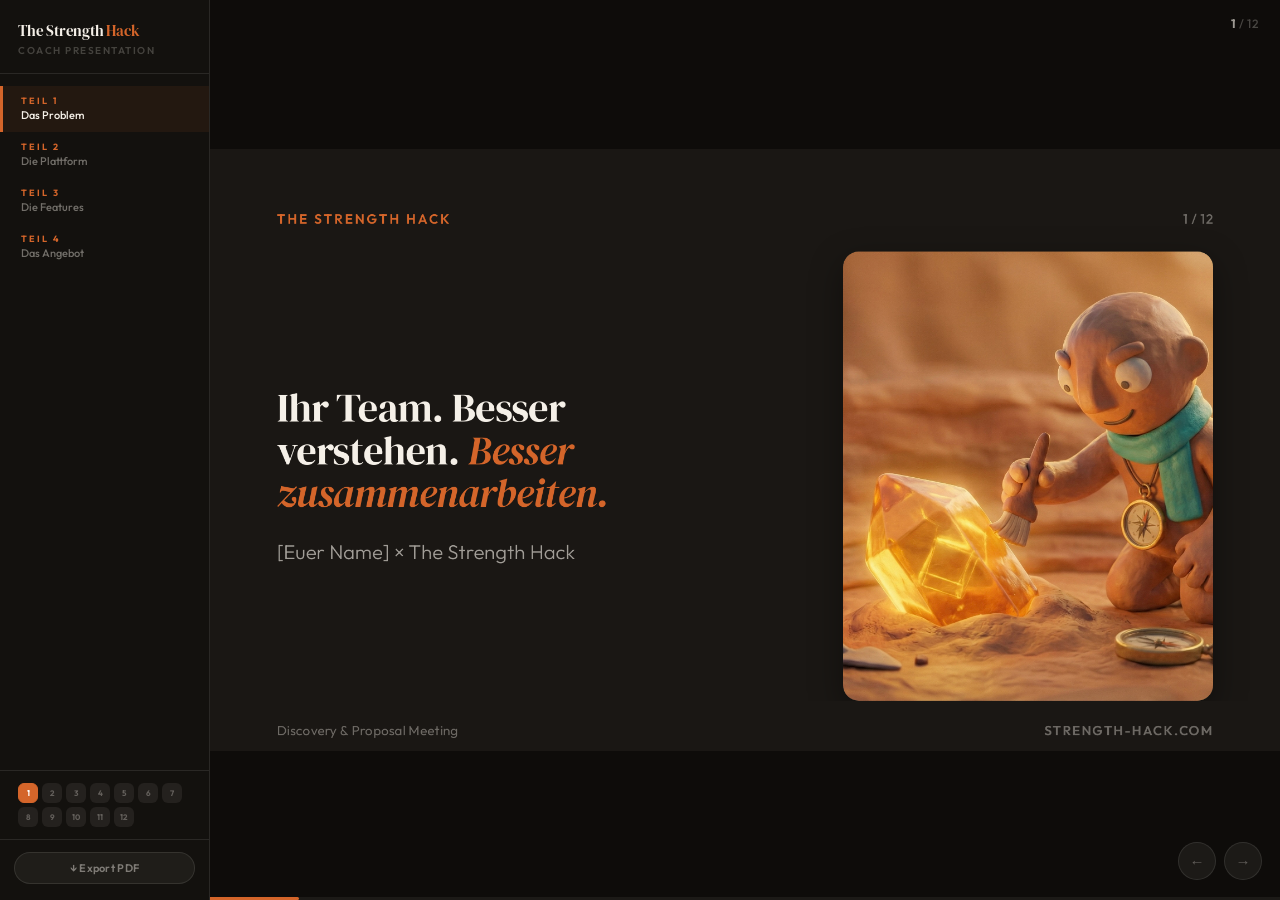
<file: index-coach.html>
<!DOCTYPE html>
<html lang="de">
<head>
<meta charset="UTF-8">
<meta name="viewport" content="width=device-width, initial-scale=1.0">
<title>The Strength Hack — Coach Presentation</title>
<link rel="preconnect" href="https://fonts.googleapis.com">
<link rel="preconnect" href="https://fonts.gstatic.com" crossorigin>
<link href="https://fonts.googleapis.com/css2?family=DM+Serif+Display:ital@0;1&family=Outfit:wght@300;400;500;600;700&display=swap" rel="stylesheet">
<style>
/* ============================================================
   The Strength Hack — Coach Presentation
   Canvas: 1920 × 1080 px, scaled to viewport by JS
   Sidebar: 210 px | Stage: remainder
   ============================================================ */

:root {
  --font-dm-serif: 'DM Serif Display', Georgia, 'Times New Roman', serif;
  --font-outfit:   'Outfit', -apple-system, BlinkMacSystemFont, sans-serif;

  --orange:       #D4652A;
  --orange-soft:  rgba(212,101,42,0.12);
  --orange-line:  rgba(212,101,42,0.30);
  --charcoal:     #1A1714;
  --card-dark:    #242018;
  --cream:        #FDFBF7;
  --beige:        #F5F0E8;
  --ink:          #2C2824;
  --ink-2:        #7A7168;
  --on-dark:      #F5F0E8;
  --on-dark-2:    rgba(245,240,232,0.62);
  --on-dark-3:    rgba(245,240,232,0.38);
  --on-dark-line: rgba(245,240,232,0.10);

  --type-h2:       72px;
  --type-sub:      40px;
  --type-body:     30px;
  --type-small:    24px;
  --type-eyebrow:  24px;

  --pad-x:      120px;
  --pad-top:    110px;
  --pad-bottom:  90px;
  --gap-title:   44px;
  --gap-item:    28px;
  --sidebar-w:  210px;
}

*, *::before, *::after { margin: 0; padding: 0; box-sizing: border-box; }
html, body {
  height: 100vh; width: 100vw;
  overflow: hidden;
  background: #0E0C0A;
  font-family: var(--font-outfit);
  -webkit-font-smoothing: antialiased;
  -moz-osx-font-smoothing: grayscale;
}

.app { display: flex; height: 100vh; width: 100vw; }

/* ── Sidebar ── */
.sidebar {
  width: var(--sidebar-w);
  flex-shrink: 0;
  background: #13110e;
  border-right: 1px solid var(--on-dark-line);
  display: flex;
  flex-direction: column;
  overflow: hidden;
  z-index: 10;
}
.sb-logo { padding: 20px 18px 16px; border-bottom: 1px solid var(--on-dark-line); flex-shrink: 0; }
.sb-logo-name { font-family: var(--font-dm-serif); font-size: 15px; color: var(--on-dark); letter-spacing: -0.2px; }
.sb-logo-name span { color: var(--orange); }
.sb-logo-sub { font-size: 10px; font-weight: 600; letter-spacing: 1.5px; text-transform: uppercase; color: rgba(245,240,232,0.22); margin-top: 3px; }

.sb-chapters { flex: 1; overflow-y: auto; padding: 12px 0; }
.sb-ch { padding: 9px 18px; cursor: pointer; border-left: 3px solid transparent; transition: all 0.2s; }
.sb-ch:hover { background: rgba(245,240,232,0.04); }
.sb-ch.active { border-left-color: var(--orange); background: rgba(212,101,42,0.08); }
.sb-ch-num { font-size: 9px; font-weight: 700; letter-spacing: 2px; text-transform: uppercase; color: var(--orange); margin-bottom: 2px; }
.sb-ch-title { font-size: 11px; font-weight: 500; color: rgba(245,240,232,0.42); line-height: 1.35; }
.sb-ch.active .sb-ch-title { color: var(--on-dark); }

.sb-dots { padding: 12px 18px; border-top: 1px solid var(--on-dark-line); flex-shrink: 0; }
.sb-dots-wrap { display: flex; flex-wrap: wrap; gap: 4px; }
.sb-dot {
  width: 20px; height: 20px; border-radius: 6px;
  background: rgba(245,240,232,0.07); border: 1px solid transparent;
  display: flex; align-items: center; justify-content: center;
  font-size: 8px; font-weight: 700; color: rgba(245,240,232,0.3);
  cursor: pointer; transition: all 0.2s;
}
.sb-dot:hover { background: rgba(245,240,232,0.14); }
.sb-dot.active { background: var(--orange); color: #fff; border-color: var(--orange); }

.sb-footer { padding: 12px 14px 16px; border-top: 1px solid var(--on-dark-line); flex-shrink: 0; display: flex; flex-direction: column; gap: 6px; }
.mode-btn {
  display: flex; align-items: center; justify-content: center; gap: 7px;
  padding: 8px 12px; border-radius: 980px; border: 1px solid var(--on-dark-line);
  background: rgba(245,240,232,0.05); cursor: pointer; font-family: var(--font-outfit);
  font-size: 11px; font-weight: 600; color: rgba(245,240,232,0.45); letter-spacing: 0.3px;
  transition: all 0.2s ease;
}
.mode-btn:hover { background: rgba(245,240,232,0.1); color: rgba(245,240,232,0.7); }

/* ── Stage ── */
.stage { flex: 1; position: relative; overflow: hidden; background: #0E0C0A; }
.counter { position: absolute; top: 16px; right: 22px; z-index: 50; font-size: 12px; font-weight: 500; letter-spacing: 0.5px; color: rgba(245,240,232,0.25); pointer-events: none; }
.counter .n { color: rgba(245,240,232,0.62); font-weight: 700; }
.arr { position: absolute; bottom: 20px; z-index: 50; width: 38px; height: 38px; border-radius: 50%; background: rgba(245,240,232,0.06); border: 1px solid var(--on-dark-line); display: flex; align-items: center; justify-content: center; cursor: pointer; color: rgba(245,240,232,0.32); font-size: 15px; transition: all 0.2s; user-select: none; }
.arr:hover { background: rgba(212,101,42,0.18); border-color: rgba(212,101,42,0.4); color: var(--orange); }
.arr-prev { right: 64px; }
.arr-next { right: 18px; }

.slides-wrap { position: absolute; inset: 0; }

/* ── Slide base ── */
.slide {
  position: absolute; width: 1920px; height: 1080px;
  background: var(--charcoal); color: var(--on-dark);
  overflow: hidden; opacity: 0; pointer-events: none;
  will-change: transform; font-family: var(--font-outfit);
  -webkit-font-smoothing: antialiased;
}
.slide.active { opacity: 1; pointer-events: auto; }
.slide.beige  { background: var(--beige); color: var(--ink); }
.slide.light  { background: var(--cream); color: var(--ink); }

/* ── Frame ── */
.frame {
  position: absolute; top: 0; left: 0; right: 0;
  bottom: var(--pad-bottom);
  padding: var(--pad-top) var(--pad-x) 0;
  display: flex; flex-direction: column; overflow: hidden;
}
.frame.between { justify-content: space-between; }
.frame.center  { justify-content: center; align-items: center; }

/* ── Top / bottom bar ── */
.top-bar { display: flex; align-items: center; justify-content: space-between; margin-bottom: var(--gap-title); flex-shrink: 0; height: 30px; }
.page-num { font-family: var(--font-outfit); font-size: var(--type-small); font-weight: 500; letter-spacing: 0.5px; color: var(--on-dark-3); }
.slide.beige .page-num, .slide.light .page-num { color: var(--ink-2); }

.bottom-bar { position: absolute; bottom: 22px; left: var(--pad-x); right: var(--pad-x); display: flex; align-items: center; justify-content: space-between; font-family: var(--font-outfit); font-size: var(--type-small); font-weight: 400; letter-spacing: 0.3px; color: var(--on-dark-3); }
.slide.beige .bottom-bar, .slide.light .bottom-bar { color: var(--ink-2); }
.source-line { font-weight: 600; letter-spacing: 2.5px; text-transform: uppercase; font-size: var(--type-small); }

/* ── Typography ── */
.eyebrow { font-family: var(--font-outfit); font-size: var(--type-eyebrow); font-weight: 600; letter-spacing: 4px; text-transform: uppercase; color: var(--orange); line-height: 1; }
.h2 { font-family: var(--font-dm-serif); font-size: var(--type-h2); font-weight: 400; letter-spacing: -1.2px; line-height: 1.06; text-wrap: balance; }
em.accent { font-style: italic; color: var(--orange); }
.sub { font-family: var(--font-outfit); font-weight: 300; font-size: var(--type-sub); line-height: 1.35; color: var(--on-dark-2); text-wrap: pretty; }
.slide.beige .sub, .slide.light .sub { color: var(--ink-2); }

/* ── Layout helpers ── */
.grid-2 { display: grid; grid-template-columns: 1fr 1fr; gap: 80px; align-items: center; flex: 1; min-height: 0; }
.grid-2-58 { display: grid; grid-template-columns: 58fr 42fr; gap: 100px; align-items: center; flex: 1; min-height: 0; }
.grid-3 { display: grid; grid-template-columns: repeat(3, 1fr); gap: var(--gap-item); flex: 1; min-height: 0; align-items: stretch; }
.grid-4 { display: grid; grid-template-columns: repeat(4, 1fr); gap: var(--gap-item); flex: 1; min-height: 0; align-items: stretch; }

/* ── Hero image ── */
.hero-image { align-self: stretch; width: 100%; border-radius: 28px; overflow: hidden; background: #20322F; box-shadow: 0 20px 60px rgba(0,0,0,0.4); }
.hero-image img { width: 100%; height: 100%; object-fit: cover; display: block; }

/* ── Cards ── */
.card-dark  { background: var(--card-dark); border: 1px solid var(--on-dark-line); border-radius: 24px; padding: 44px 40px; }
.card-light { background: #fff; border: 1px solid rgba(44,40,36,0.08); border-radius: 24px; padding: 44px 40px; }
.card-orange { background: var(--orange-soft); border: 1.5px solid var(--orange-line); border-radius: 24px; padding: 44px 40px; }

.feat-card { border-radius: 24px; padding: 44px 36px; display: flex; flex-direction: column; gap: 24px; }
.feat-card.dark   { background: var(--card-dark); border: 1px solid var(--on-dark-line); }
.feat-card.light  { background: #fff; border: 1px solid rgba(44,40,36,0.08); }
.feat-card.orange { background: var(--orange-soft); border: 1.5px solid var(--orange-line); }

.icon-box { width: 56px; height: 56px; border-radius: 16px; background: var(--orange-soft); display: flex; align-items: center; justify-content: center; font-size: 28px; flex-shrink: 0; }

.card-title { font-family: var(--font-dm-serif); font-size: 38px; letter-spacing: -0.5px; line-height: 1.1; color: var(--on-dark); }
.slide.beige .card-title, .slide.light .card-title { color: var(--ink); }
.feat-card.light .card-title, .feat-card.orange .card-title { color: var(--ink); }
.card-body { font-family: var(--font-outfit); font-size: 26px; line-height: 1.5; color: var(--on-dark-2); }
.slide.beige .card-body, .slide.light .card-body { color: var(--ink-2); }
.feat-card.light .card-body, .feat-card.orange .card-body { color: var(--ink-2); }

/* ── Package cards (Preise) ── */
.pkg-card { border-radius: 24px; padding: 44px 40px; display: flex; flex-direction: column; gap: 0; background: #fff; border: 1px solid rgba(44,40,36,0.08); }
.pkg-card.featured { background: var(--orange-soft); border: 1.5px solid var(--orange-line); position: relative; }
.pkg-card.featured::before { content: 'Empfohlen'; position: absolute; top: -18px; left: 50%; transform: translateX(-50%); padding: 8px 28px; font-size: var(--type-small); font-weight: 700; letter-spacing: 1.5px; text-transform: uppercase; color: #fff; background: var(--orange); border-radius: 980px; }
.pkg-name { font-family: var(--font-dm-serif); font-size: 44px; letter-spacing: -0.6px; color: var(--ink); margin-bottom: 6px; }
.pkg-price { font-family: var(--font-dm-serif); font-size: 72px; line-height: 0.95; letter-spacing: -2px; color: var(--orange); }
.pkg-price-sub { font-size: var(--type-small); font-weight: 600; color: var(--ink-2); margin-bottom: 28px; margin-top: 6px; }
.pkg-list { list-style: none; display: flex; flex-direction: column; gap: 12px; margin-top: 24px; padding-top: 24px; border-top: 1px solid rgba(44,40,36,0.10); }
.pkg-list li { font-size: 26px; color: var(--ink-2); padding-left: 28px; position: relative; line-height: 1.4; }
.pkg-list li::before { content: '✓'; position: absolute; left: 0; color: var(--orange); font-weight: 700; }

/* ── Quote ── */
.quote-mark { font-family: var(--font-dm-serif); font-size: 140px; line-height: 0.7; color: var(--orange); opacity: 0.35; display: block; margin-bottom: -12px; }
.quote-text { font-family: var(--font-outfit); font-size: 30px; font-style: italic; line-height: 1.65; color: var(--on-dark-2); }
.quote-attr { font-size: var(--type-small); font-weight: 600; color: var(--on-dark); margin-top: 24px; letter-spacing: 0.5px; }

/* ── Step row ── */
.step-row { display: flex; align-items: flex-start; gap: 0; flex: 1; min-height: 0; }
.step-item { flex: 1; display: flex; flex-direction: column; align-items: center; text-align: center; padding: 0 40px; }
.step-num { width: 80px; height: 80px; border-radius: 50%; border: 2px solid var(--orange); display: flex; align-items: center; justify-content: center; font-family: var(--font-dm-serif); font-size: 40px; color: var(--orange); margin-bottom: 32px; background: var(--charcoal); flex-shrink: 0; }
.step-title { font-family: var(--font-dm-serif); font-size: 44px; letter-spacing: -0.5px; color: var(--on-dark); margin-bottom: 20px; line-height: 1.1; }
.step-body { font-size: var(--type-body); line-height: 1.5; color: var(--on-dark-2); max-width: 420px; }
.step-divider { flex-shrink: 0; align-self: center; font-size: 36px; color: rgba(245,240,232,0.15); margin-top: -60px; }

/* ── Animations ── */
.slide.exiting { opacity: 0; transition: opacity 0.25s cubic-bezier(0.25,0.46,0.45,0.94); }

@keyframes staggerFadeUp {
  from { opacity: 0; transform: translateY(26px); }
  to   { opacity: 1; transform: translateY(0); }
}
[data-a] { opacity: 0; }
.slide.active [data-a] { animation: staggerFadeUp 0.58s cubic-bezier(0.25,0.46,0.45,0.94) both; }
.slide.active [data-a="1"] { animation-delay:   0ms; }
.slide.active [data-a="2"] { animation-delay:  80ms; }
.slide.active [data-a="3"] { animation-delay: 160ms; }
.slide.active [data-a="4"] { animation-delay: 240ms; }
.slide.active [data-a="5"] { animation-delay: 320ms; }
.slide.active [data-a="6"] { animation-delay: 400ms; }

.feat-card, .card-dark, .card-light, .card-orange, .pkg-card {
  transition: transform 0.26s cubic-bezier(0.25,0.46,0.45,0.94),
              box-shadow 0.26s cubic-bezier(0.25,0.46,0.45,0.94);
}
.feat-card:hover   { transform: translateY(-6px); box-shadow: 0 18px 44px rgba(0,0,0,0.14); }
.card-dark:hover   { transform: translateY(-6px); box-shadow: 0 18px 44px rgba(0,0,0,0.28); }
.card-light:hover  { transform: translateY(-6px); box-shadow: 0 18px 44px rgba(44,40,36,0.10); }
.card-orange:hover { transform: translateY(-6px); box-shadow: 0 18px 44px rgba(212,101,42,0.16); }
.pkg-card:hover    { transform: translateY(-6px); box-shadow: 0 18px 44px rgba(44,40,36,0.10); }

.progress-bar { position: fixed; bottom: 0; left: var(--sidebar-w); right: 0; height: 3px; background: rgba(245,240,232,0.06); z-index: 200; pointer-events: none; }
.progress-fill { height: 100%; background: var(--orange); width: 0%; transition: width 0.45s cubic-bezier(0.25,0.46,0.45,0.94); border-radius: 0 2px 2px 0; }

/* ── Print / PDF ── */
@media print {
  @page { size: 1920px 1080px; margin: 0; }
  * { -webkit-print-color-adjust: exact !important; print-color-adjust: exact !important; }
  .sidebar, .arr, .counter, #exportBtn { display: none !important; }
  body, html { width: 1920px !important; height: auto !important; overflow: visible !important; }
  .app { display: block !important; width: 1920px !important; height: auto !important; }
  .stage { display: block !important; margin-left: 0 !important; overflow: visible !important; width: 1920px !important; height: auto !important; background: transparent !important; }
  .slides-wrap { position: static !important; width: 1920px !important; height: auto !important; overflow: visible !important; }
  .slide { position: relative !important; transform: none !important; left: 0 !important; top: 0 !important; opacity: 1 !important; pointer-events: auto !important; width: 1920px !important; height: 1080px !important; page-break-after: always; break-after: page; overflow: hidden !important; display: block !important; }
  .hero-image { box-shadow: none !important; }
  .btn-solid  { box-shadow: none !important; }
  * { animation: none !important; transition: none !important; }
  [data-a] { opacity: 1 !important; transform: none !important; }
  .progress-bar { display: none !important; }
}
</style>
</head>
<body>

<div class="app">

  <aside class="sidebar">
    <div class="sb-logo">
      <div class="sb-logo-name">The Strength <span>Hack</span></div>
      <div class="sb-logo-sub">Coach Presentation</div>
    </div>

    <div class="sb-chapters" id="sbCh">
      <div class="sb-ch active" onclick="goChapter(0)">
        <div class="sb-ch-num">Teil 1</div>
        <div class="sb-ch-title">Das Problem</div>
      </div>
      <div class="sb-ch" onclick="goChapter(1)">
        <div class="sb-ch-num">Teil 2</div>
        <div class="sb-ch-title">Die Plattform</div>
      </div>
      <div class="sb-ch" onclick="goChapter(2)">
        <div class="sb-ch-num">Teil 3</div>
        <div class="sb-ch-title">Die Features</div>
      </div>
      <div class="sb-ch" onclick="goChapter(3)">
        <div class="sb-ch-num">Teil 4</div>
        <div class="sb-ch-title">Das Angebot</div>
      </div>
    </div>

    <div class="sb-dots">
      <div class="sb-dots-wrap" id="sbDots"></div>
    </div>

    <div class="sb-footer">
      <button class="mode-btn" id="exportBtn" onclick="exportPDF()">↓ Export PDF</button>
    </div>
  </aside>

  <main class="stage">
    <div class="counter"><span class="n" id="cCur">1</span> / <span id="cTot">12</span></div>
    <button class="arr arr-prev" onclick="go(-1)">←</button>
    <button class="arr arr-next" onclick="go(1)">→</button>

    <div class="slides-wrap" id="slidesWrap">


      <!-- ══════════════════════════════════════════════════════
           SLIDE 1 · Titel — dark, hero split
           ══════════════════════════════════════════════════════ -->
      <div class="slide active" data-ch="1">
        <div class="frame between">

          <div class="top-bar">
            <div class="eyebrow">The Strength Hack</div>
            <div class="page-num">1 / 12</div>
          </div>

          <div class="grid-2-58" style="gap:100px; align-items:center;">
            <div>
              <h1 class="h2" data-a="1" style="font-size:72px; margin-bottom:44px; max-width:860px;">
                Ihr Team. Besser verstehen. <em class="accent">Besser zusammenarbeiten.</em>
              </h1>
              <p class="sub" data-a="2" style="max-width:640px; font-size:36px;">
                [Euer Name] × The Strength Hack
              </p>
            </div>
            <div class="hero-image" data-a="3">
              <img src="assets/milo-strengths.jpg" alt="Milo">
            </div>
          </div>

        </div>
        <div class="bottom-bar">
          <div>Discovery &amp; Proposal Meeting</div>
          <div class="source-line">strength-hack.com</div>
        </div>
      </div>


      <!-- ══════════════════════════════════════════════════════
           SLIDE 2 · Das Problem — dark, 3 feat-cards
           ══════════════════════════════════════════════════════ -->
      <div class="slide" data-ch="1">
        <div class="frame between">

          <div class="top-bar">
            <div class="eyebrow">Das Problem</div>
            <div class="page-num">2 / 12</div>
          </div>

          <div style="flex:1; min-height:0; display:flex; flex-direction:column; gap:40px;">
            <h2 class="h2" data-a="1" style="font-size:56px; max-width:1300px;">
              Teams scheitern nicht an fehlendem Know-how. Sie scheitern an <em class="accent">nicht verstandenen Unterschieden.</em>
            </h2>

            <div class="grid-3">
              <div class="feat-card dark" data-a="2">
                <div class="icon-box" style="background:rgba(212,101,42,0.14);">💬</div>
                <div>
                  <div class="card-title" style="font-size:32px; margin-bottom:14px;">70% der Team-Probleme</div>
                  <div class="card-body" style="font-size:26px;">sind kein Wissensproblem — sondern ein Kommunikationsmuster, das alle spüren, aber niemand beim Namen nennt.</div>
                </div>
              </div>
              <div class="feat-card dark" data-a="3">
                <div class="icon-box" style="background:rgba(212,101,42,0.14);">🔄</div>
                <div>
                  <div class="card-title" style="font-size:32px; margin-bottom:14px;">Nach dem Workshop</div>
                  <div class="card-body" style="font-size:26px;">fällt das Team in alte Muster zurück — weil nach dem Workshop nichts Greifbares bleibt.</div>
                </div>
              </div>
              <div class="feat-card dark" data-a="4">
                <div class="icon-box" style="background:rgba(212,101,42,0.14);">🗺️</div>
                <div>
                  <div class="card-title" style="font-size:32px; margin-bottom:14px;">Verschiedene Frameworks</div>
                  <div class="card-body" style="font-size:26px;">"Der macht CliftonStrengths, sie macht MBTI" — eine Übersetzungsarbeit, die beim Coach hängenbleibt.</div>
                </div>
              </div>
            </div>
          </div>

        </div>
        <div class="bottom-bar">
          <div>Die meisten Team-Probleme haben einen Namen — der fehlt nur.</div>
          <div class="source-line">Forschungsbasiert</div>
        </div>
      </div>


      <!-- ══════════════════════════════════════════════════════
           SLIDE 3 · Was ist The Strength Hack? — dark, 3 numbered cards
           ══════════════════════════════════════════════════════ -->
      <div class="slide" data-ch="2">
        <div class="frame between">

          <div class="top-bar">
            <div class="eyebrow">Die Plattform</div>
            <div class="page-num">3 / 12</div>
          </div>

          <div style="flex:1; min-height:0; display:flex; flex-direction:column; gap:40px;">
            <h2 class="h2" data-a="1" style="font-size:60px;">
              Eine KI-gestützte Plattform für <em class="accent">stärkenbasierte Teamentwicklung.</em>
            </h2>

            <div class="grid-3">
              <div class="feat-card dark" data-a="2">
                <div style="font-family:var(--font-dm-serif); font-size:88px; line-height:0.85; color:var(--orange); opacity:0.28; flex-shrink:0;">1</div>
                <div>
                  <div class="card-title" style="font-size:34px; margin-bottom:16px;">Assessments vereinheitlichen</div>
                  <div class="card-body" style="font-size:26px;">CliftonStrengths, MBTI, VIA oder Big Five — alle Profile werden in eine gemeinsame Sprache übersetzt.</div>
                </div>
              </div>
              <div class="feat-card dark" data-a="3">
                <div style="font-family:var(--font-dm-serif); font-size:88px; line-height:0.85; color:var(--orange); opacity:0.28; flex-shrink:0;">2</div>
                <div>
                  <div class="card-title" style="font-size:34px; margin-bottom:16px;">Teams verstehen</div>
                  <div class="card-body" style="font-size:26px;">Der Team Synergy Report zeigt, wie euer Team wirklich tickt — Stärken, Blind Spots, Reibungspunkte.</div>
                </div>
              </div>
              <div class="feat-card dark" data-a="4">
                <div style="font-family:var(--font-dm-serif); font-size:88px; line-height:0.85; color:var(--orange); opacity:0.28; flex-shrink:0;">3</div>
                <div>
                  <div class="card-title" style="font-size:34px; margin-bottom:16px;">Ergebnisse sichern</div>
                  <div class="card-body" style="font-size:26px;">Ein KI-Coach hält die Workshop-Erkenntnisse lebendig — jederzeit, auf jede Person zugeschnitten.</div>
                </div>
              </div>
            </div>
          </div>

        </div>
        <div class="bottom-bar">
          <div>Der Workshop-Effekt bleibt — auch ohne Nachfolge-Session.</div>
          <div class="source-line">The Strength Hack</div>
        </div>
      </div>


      <!-- ══════════════════════════════════════════════════════
           SLIDE 4 · Die unterstützten Assessments — beige, 5-row table
           ══════════════════════════════════════════════════════ -->
      <div class="slide beige" data-ch="2">
        <div class="frame between">

          <div class="top-bar">
            <div class="eyebrow">Unterstützte Assessments</div>
            <div class="page-num">4 / 12</div>
          </div>

          <div style="flex:1; min-height:0; display:flex; flex-direction:column; gap:32px;">
            <h2 class="h2" data-a="1" style="color:var(--ink); font-size:58px;">
              The Strength Hack arbeitet mit dem, <em class="accent">was euer Team bereits hat.</em>
            </h2>

            <!-- Table header -->
            <div style="display:grid; grid-template-columns:300px 1fr 1fr; gap:40px; padding:0 40px; flex-shrink:0;">
              <div style="font-size:var(--type-small); font-weight:700; letter-spacing:2.5px; text-transform:uppercase; color:var(--ink-2);">Framework</div>
              <div style="font-size:var(--type-small); font-weight:700; letter-spacing:2.5px; text-transform:uppercase; color:var(--ink-2);">Hintergrund</div>
              <div style="font-size:var(--type-small); font-weight:700; letter-spacing:2.5px; text-transform:uppercase; color:var(--ink-2);">Einsatz im Tool</div>
            </div>

            <!-- 5 assessment rows -->
            <div style="display:flex; flex-direction:column; gap:12px; flex:1; min-height:0;" data-a="2">
              <div style="display:grid; grid-template-columns:300px 1fr 1fr; gap:40px; align-items:center; background:rgba(44,40,36,0.05); border:1px solid rgba(44,40,36,0.08); border-radius:18px; padding:22px 40px; flex-shrink:0;">
                <div>
                  <div style="font-family:var(--font-dm-serif); font-size:34px; letter-spacing:-0.3px; color:var(--ink); margin-bottom:3px;">CliftonStrengths</div>
                  <div style="font-size:var(--type-small); font-weight:600; color:var(--orange);">Gallup</div>
                </div>
                <div style="font-size:26px; color:var(--ink-2);">34 Themes</div>
                <div style="font-size:26px; color:var(--ink-2);">Direktimport der Top-5 oder Full-34</div>
              </div>
              <div style="display:grid; grid-template-columns:300px 1fr 1fr; gap:40px; align-items:center; background:rgba(44,40,36,0.05); border:1px solid rgba(44,40,36,0.08); border-radius:18px; padding:22px 40px; flex-shrink:0;">
                <div>
                  <div style="font-family:var(--font-dm-serif); font-size:34px; letter-spacing:-0.3px; color:var(--ink); margin-bottom:3px;">MBTI</div>
                  <div style="font-size:var(--type-small); font-weight:600; color:var(--orange);">Myers-Briggs</div>
                </div>
                <div style="font-size:26px; color:var(--ink-2);">16 Typen</div>
                <div style="font-size:26px; color:var(--ink-2);">Typ-Eingabe → Dimensionsübersetzung</div>
              </div>
              <div style="display:grid; grid-template-columns:300px 1fr 1fr; gap:40px; align-items:center; background:rgba(44,40,36,0.05); border:1px solid rgba(44,40,36,0.08); border-radius:18px; padding:22px 40px; flex-shrink:0;">
                <div>
                  <div style="font-family:var(--font-dm-serif); font-size:34px; letter-spacing:-0.3px; color:var(--ink); margin-bottom:3px;">VIA Character</div>
                  <div style="font-size:var(--type-small); font-weight:600; color:var(--orange);">Positive Psychologie</div>
                </div>
                <div style="font-size:26px; color:var(--ink-2);">24 Charakterstärken</div>
                <div style="font-size:26px; color:var(--ink-2);">Stärken-Import und Mapping</div>
              </div>
              <div style="display:grid; grid-template-columns:300px 1fr 1fr; gap:40px; align-items:center; background:rgba(44,40,36,0.05); border:1px solid rgba(44,40,36,0.08); border-radius:18px; padding:22px 40px; flex-shrink:0;">
                <div>
                  <div style="font-family:var(--font-dm-serif); font-size:34px; letter-spacing:-0.3px; color:var(--ink); margin-bottom:3px;">Big Five / IPIP-50</div>
                  <div style="font-size:var(--type-small); font-weight:600; color:var(--orange);">Lewis Goldberg · kostenlos</div>
                </div>
                <div style="font-size:26px; color:var(--ink-2);">5 Dimensionen, ~5 Min.</div>
                <div style="font-size:26px; color:var(--ink-2);">Direktimport der 5 Skalenwerte</div>
              </div>
              <div style="display:grid; grid-template-columns:300px 1fr 1fr; gap:40px; align-items:center; background:var(--orange-soft); border:1.5px solid var(--orange-line); border-radius:18px; padding:22px 40px; flex-shrink:0;">
                <div>
                  <div style="font-family:var(--font-dm-serif); font-size:34px; letter-spacing:-0.3px; color:var(--ink); margin-bottom:3px;">Big Five / IPIP-120</div>
                  <div style="font-size:var(--type-small); font-weight:600; color:var(--orange);">Lewis Goldberg · kostenlos</div>
                </div>
                <div style="font-size:26px; color:var(--ink-2);">5 Dim. + 30 Facetten, ~15 Min.</div>
                <div style="font-size:26px; color:var(--ink-2);">Detaillierter Import inkl. Facetten</div>
              </div>
            </div>
          </div>

        </div>
        <div class="bottom-bar">
          <div>IPIP-50 und IPIP-120 sind kostenlos, wissenschaftlich validiert — kein neues Assessment nötig.</div>
          <div class="source-line">The Strength Hack</div>
        </div>
      </div>


      <!-- ══════════════════════════════════════════════════════
           SLIDE 5 · Der Matching-Kompass — dark, 2-col (text | screenshot)
           ══════════════════════════════════════════════════════ -->
      <div class="slide" data-ch="2">
        <div class="frame between">

          <div class="top-bar">
            <div class="eyebrow">Der Matching-Kompass</div>
            <div class="page-num">5 / 12</div>
          </div>

          <div class="grid-2" style="gap:80px; align-items:stretch;">
            <div data-a="1" style="display:flex; flex-direction:column; justify-content:center; gap:40px;">
              <h2 class="h2" style="color:var(--on-dark); font-size:58px;">
                6 Dimensionen. Ein Bild. <em class="accent">Die wichtigsten Team-Dynamiken auf einen Blick.</em>
              </h2>
              <div style="display:grid; grid-template-columns:1fr 1fr; gap:16px;">
                <div style="background:rgba(245,240,232,0.05); border:1px solid var(--on-dark-line); border-radius:14px; padding:18px 24px;">
                  <div style="font-family:var(--font-dm-serif); font-size:30px; color:var(--on-dark); margin-bottom:4px;">Introversion</div>
                  <div style="font-size:var(--type-small); color:var(--on-dark-3);">Energiegewinnung: intern ↔ extern</div>
                </div>
                <div style="background:rgba(245,240,232,0.05); border:1px solid var(--on-dark-line); border-radius:14px; padding:18px 24px;">
                  <div style="font-family:var(--font-dm-serif); font-size:30px; color:var(--on-dark); margin-bottom:4px;">Emotional</div>
                  <div style="font-size:var(--type-small); color:var(--on-dark-3);">Emotionale Intensität &amp; Empathie</div>
                </div>
                <div style="background:rgba(245,240,232,0.05); border:1px solid var(--on-dark-line); border-radius:14px; padding:18px 24px;">
                  <div style="font-family:var(--font-dm-serif); font-size:30px; color:var(--on-dark); margin-bottom:4px;">Visionary</div>
                  <div style="font-size:var(--type-small); color:var(--on-dark-3);">Strategisches Denken &amp; Zukunft</div>
                </div>
                <div style="background:rgba(245,240,232,0.05); border:1px solid var(--on-dark-line); border-radius:14px; padding:18px 24px;">
                  <div style="font-family:var(--font-dm-serif); font-size:30px; color:var(--on-dark); margin-bottom:4px;">Impulsive</div>
                  <div style="font-size:var(--type-small); color:var(--on-dark-3);">Spontanität &amp; Risikobereitschaft</div>
                </div>
                <div style="background:rgba(245,240,232,0.05); border:1px solid var(--on-dark-line); border-radius:14px; padding:18px 24px;">
                  <div style="font-family:var(--font-dm-serif); font-size:30px; color:var(--on-dark); margin-bottom:4px;">Agile</div>
                  <div style="font-size:var(--type-small); color:var(--on-dark-3);">Anpassungsfähigkeit &amp; Flexibilität</div>
                </div>
                <div style="background:rgba(245,240,232,0.05); border:1px solid var(--on-dark-line); border-radius:14px; padding:18px 24px;">
                  <div style="font-family:var(--font-dm-serif); font-size:30px; color:var(--on-dark); margin-bottom:4px;">Convinced</div>
                  <div style="font-size:var(--type-small); color:var(--on-dark-3);">Überzeugungsstärke &amp; Hartnäckigkeit</div>
                </div>
              </div>
            </div>

            <!-- Screenshot placeholder -->
            <div data-a="2" style="align-self:stretch; border-radius:28px; background:rgba(212,101,42,0.06); border:2px dashed rgba(212,101,42,0.22); display:flex; flex-direction:column; align-items:center; justify-content:center; gap:20px;">
              <div style="font-size:60px;">📊</div>
              <div style="font-size:28px; color:var(--on-dark-3); text-align:center; line-height:1.5; max-width:400px;">Screenshot einfügen:<br><span style="color:var(--orange); font-weight:600;">Matching-Kompass-Ansicht</span><br>eines Teams (4–6 Personen)</div>
              <div style="font-size:var(--type-small); color:var(--on-dark-3); margin-top:8px;">→ Demo-Kompass aus dem Free-Tier verwenden</div>
            </div>
          </div>

        </div>
        <div class="bottom-bar">
          <div>"Was überrascht euch, wenn ihr dieses Bild seht?"</div>
          <div class="source-line">Matching-Kompass</div>
        </div>
      </div>


      <!-- ══════════════════════════════════════════════════════
           SLIDE 6 · Der Team Synergy Report — dark, 2-col
           ══════════════════════════════════════════════════════ -->
      <div class="slide" data-ch="3">
        <div class="frame between">

          <div class="top-bar">
            <div class="eyebrow">Team Synergy Report</div>
            <div class="page-num">6 / 12</div>
          </div>

          <div class="grid-2" style="gap:80px; align-items:stretch;">
            <div data-a="1" style="display:flex; flex-direction:column; justify-content:center; gap:32px;">
              <h2 class="h2" style="color:var(--on-dark); font-size:60px;">
                Nicht ein Durchschnitt — <em class="accent">ein Gesamtbild des Teams.</em>
              </h2>
              <p class="sub" style="max-width:660px; font-size:32px;">
                Der Report beantwortet die Fragen, die in Team-Workshops meist ungestellt bleiben.
              </p>
            </div>

            <div class="card-dark" data-a="2" style="padding:48px 52px; display:flex; flex-direction:column; gap:0; align-self:stretch;">
              <div style="font-size:var(--type-small); font-weight:700; letter-spacing:2.5px; text-transform:uppercase; color:rgba(212,101,42,0.65); margin-bottom:32px;">Was der Report enthält</div>
              <div style="display:flex; flex-direction:column; gap:24px; flex:1; justify-content:space-between;">
                <div style="display:flex; align-items:flex-start; gap:20px;">
                  <div style="width:8px; height:8px; border-radius:50%; background:var(--orange); margin-top:11px; flex-shrink:0;"></div>
                  <div>
                    <div style="font-family:var(--font-dm-serif); font-size:32px; color:var(--on-dark); margin-bottom:6px;">Executive Summary</div>
                    <div style="font-size:26px; color:var(--on-dark-3); line-height:1.45;">Das dominanteste Muster in 3–5 Sätzen, klar und direkt</div>
                  </div>
                </div>
                <div style="display:flex; align-items:flex-start; gap:20px;">
                  <div style="width:8px; height:8px; border-radius:50%; background:var(--orange); margin-top:11px; flex-shrink:0;"></div>
                  <div>
                    <div style="font-family:var(--font-dm-serif); font-size:32px; color:var(--on-dark); margin-bottom:6px;">Key Strengths</div>
                    <div style="font-size:26px; color:var(--on-dark-3); line-height:1.45;">Was dieses Team in der Kombination besonders gut kann</div>
                  </div>
                </div>
                <div style="display:flex; align-items:flex-start; gap:20px;">
                  <div style="width:8px; height:8px; border-radius:50%; background:var(--orange); margin-top:11px; flex-shrink:0;"></div>
                  <div>
                    <div style="font-family:var(--font-dm-serif); font-size:32px; color:var(--on-dark); margin-bottom:6px;">Blind Spots</div>
                    <div style="font-size:26px; color:var(--on-dark-3); line-height:1.45;">Was das Team kollektiv übersieht</div>
                  </div>
                </div>
                <div style="display:flex; align-items:flex-start; gap:20px;">
                  <div style="width:8px; height:8px; border-radius:50%; background:var(--orange); margin-top:11px; flex-shrink:0;"></div>
                  <div>
                    <div style="font-family:var(--font-dm-serif); font-size:32px; color:var(--on-dark); margin-bottom:6px;">Gap Analysis</div>
                    <div style="font-size:26px; color:var(--on-dark-3); line-height:1.45;">Wo das Team heute steht vs. wo es hin sollte</div>
                  </div>
                </div>
                <div style="display:flex; align-items:flex-start; gap:20px;">
                  <div style="width:8px; height:8px; border-radius:50%; background:var(--orange); margin-top:11px; flex-shrink:0;"></div>
                  <div>
                    <div style="font-family:var(--font-dm-serif); font-size:32px; color:var(--on-dark); margin-bottom:6px;">Member Contributions</div>
                    <div style="font-size:26px; color:var(--on-dark-3); line-height:1.45;">Was jede Person spezifisch zum Team beiträgt</div>
                  </div>
                </div>
              </div>
            </div>
          </div>

        </div>
        <div class="bottom-bar">
          <div>Warum klappt Entscheidungsfindung nie? Warum fühlt sich jemand dauernd überhört?</div>
          <div class="source-line">Team Synergy Report</div>
        </div>
      </div>


      <!-- ══════════════════════════════════════════════════════
           SLIDE 7 · Der KI-Coach — dark, headline + 2×2 grid
           ══════════════════════════════════════════════════════ -->
      <div class="slide" data-ch="3">
        <div class="frame between">

          <div class="top-bar">
            <div class="eyebrow">Der KI-Coach</div>
            <div class="page-num">7 / 12</div>
          </div>

          <div style="flex:1; min-height:0; display:flex; flex-direction:column; gap:40px;">
            <div data-a="1">
              <h2 class="h2" style="font-size:60px; margin-bottom:14px;">
                Was nach dem Workshop passiert — <em class="accent">endlich gelöst.</em>
              </h2>
            </div>

            <div style="display:grid; grid-template-columns:1fr 1fr; gap:var(--gap-item); flex:1; min-height:0;">
              <div class="feat-card dark" data-a="2">
                <div class="icon-box" style="background:rgba(212,101,42,0.14);">🎯</div>
                <div>
                  <div class="card-title" style="font-size:32px; margin-bottom:14px;">Auf die Person zugeschnitten</div>
                  <div class="card-body" style="font-size:26px;">Antwortet auf die Fragen jeder Person — auf Basis ihres eigenen Profils, nicht von der Stange.</div>
                </div>
              </div>
              <div class="feat-card dark" data-a="3">
                <div class="icon-box" style="background:rgba(212,101,42,0.14);">💡</div>
                <div>
                  <div class="card-title" style="font-size:32px; margin-bottom:14px;">Kontextspezifisch</div>
                  <div class="card-body" style="font-size:26px;">"Du hast Introversion 80 — vor dem nächsten All-Hands könntest du..." Empfehlungen, die zur Person passen.</div>
                </div>
              </div>
              <div class="feat-card dark" data-a="4">
                <div class="icon-box" style="background:rgba(212,101,42,0.14);">🔔</div>
                <div>
                  <div class="card-title" style="font-size:32px; margin-bottom:14px;">Ziele im Blick</div>
                  <div class="card-body" style="font-size:26px;">Erinnert an Entwicklungsziele, die im Workshop gesetzt wurden — zwischen euren Coaching-Sessions.</div>
                </div>
              </div>
              <div class="feat-card dark" data-a="5">
                <div class="icon-box" style="background:rgba(212,101,42,0.14);">🌐</div>
                <div>
                  <div class="card-title" style="font-size:32px; margin-bottom:14px;">24/7 verfügbar</div>
                  <div class="card-body" style="font-size:26px;">Auf Deutsch, jederzeit — die Lücke zwischen euren Coaching-Sessions, die bisher niemand gefüllt hat.</div>
                </div>
              </div>
            </div>
          </div>

        </div>
        <div class="bottom-bar">
          <div>Das ist der Grund, warum Workshops nicht 'kleben' — und wie wir das lösen.</div>
          <div class="source-line">KI-Coach</div>
        </div>
      </div>


      <!-- ══════════════════════════════════════════════════════
           SLIDE 8 · Use Case — beige, quote card
           ══════════════════════════════════════════════════════ -->
      <div class="slide beige" data-ch="3">
        <div class="frame between">

          <div class="top-bar">
            <div class="eyebrow">Use Case</div>
            <div class="page-num">8 / 12</div>
          </div>

          <div style="flex:1; min-height:0; display:flex; flex-direction:column; gap:36px;">
            <div data-a="1">
              <h2 class="h2" style="color:var(--ink); font-size:56px; margin-bottom:0;">
                Ein Team. Drei Assessment-Hintergründe. <em class="accent">Ein einheitliches Bild.</em>
              </h2>
            </div>

            <div data-a="2" style="flex:1; min-height:0; background:rgba(44,40,36,0.05); border:1px solid rgba(44,40,36,0.10); border-radius:28px; padding:52px 60px; display:flex; gap:80px; align-items:flex-start;">
              <!-- Scenario -->
              <div style="flex:1;">
                <div style="font-size:var(--type-small); font-weight:700; letter-spacing:2.5px; text-transform:uppercase; color:var(--ink-2); margin-bottom:28px;">Ausgangslage</div>
                <div style="font-size:28px; line-height:1.65; color:var(--ink-2);">
                  Ein Produktteam mit 6 Personen. <strong style="color:var(--ink);">Anna und Ben</strong> haben CliftonStrengths aus einem Workshop vor zwei Jahren. <strong style="color:var(--ink);">Caro</strong> hat kürzlich einen MBTI-Test gemacht: INFJ. Die drei anderen haben noch kein Assessment.
                </div>
                <div style="margin-top:28px; padding-top:28px; border-top:1px solid rgba(44,40,36,0.10); font-size:28px; line-height:1.65; color:var(--ink-2);">
                  <strong style="color:var(--ink-2);">Bisher:</strong> Drei verschiedene "Sprachen" — keine gemeinsame Basis für Teamgespräche.
                </div>
              </div>
              <!-- Divider -->
              <div style="width:1.5px; align-self:stretch; background:rgba(44,40,36,0.12); flex-shrink:0;"></div>
              <!-- Result -->
              <div style="flex:1;">
                <div style="font-size:var(--type-small); font-weight:700; letter-spacing:2.5px; text-transform:uppercase; color:var(--orange); margin-bottom:28px;">Mit The Strength Hack</div>
                <div style="display:flex; flex-direction:column; gap:18px;">
                  <div style="display:flex; align-items:flex-start; gap:16px; font-size:28px; line-height:1.55; color:var(--ink-2);">
                    <span style="color:var(--orange); font-weight:700; flex-shrink:0; margin-top:2px;">✓</span>
                    Anna &amp; Ben importieren ihre CliftonStrengths
                  </div>
                  <div style="display:flex; align-items:flex-start; gap:16px; font-size:28px; line-height:1.55; color:var(--ink-2);">
                    <span style="color:var(--orange); font-weight:700; flex-shrink:0; margin-top:2px;">✓</span>
                    Caro gibt ihren MBTI-Typ ein
                  </div>
                  <div style="display:flex; align-items:flex-start; gap:16px; font-size:28px; line-height:1.55; color:var(--ink-2);">
                    <span style="color:var(--orange); font-weight:700; flex-shrink:0; margin-top:2px;">✓</span>
                    Die anderen machen das IPIP-50 direkt in der App — 7 Minuten
                  </div>
                  <div style="margin-top:8px; padding:20px 24px; background:var(--orange-soft); border:1.5px solid var(--orange-line); border-radius:16px; font-size:26px; font-weight:600; color:var(--ink);">
                    → Ergebnis: Ein einheitlicher Matching-Kompass für alle 6 Personen + Team Synergy Report
                  </div>
                </div>
              </div>
            </div>
          </div>

        </div>
        <div class="bottom-bar">
          <div>"Plötzlich sehen alle dasselbe Bild — und reden über dasselbe."</div>
          <div class="source-line">Praxisbeispiel</div>
        </div>
      </div>


      <!-- ══════════════════════════════════════════════════════
           SLIDE 9 · CSRD / ESG — dark, 3 feat-cards
           ══════════════════════════════════════════════════════ -->
      <div class="slide" data-ch="4">
        <div class="frame between">

          <div class="top-bar">
            <div class="eyebrow">CSRD / ESG-Relevanz</div>
            <div class="page-num">9 / 12</div>
          </div>

          <div style="flex:1; min-height:0; display:flex; flex-direction:column; gap:40px;">
            <div data-a="1">
              <h2 class="h2" style="font-size:58px; margin-bottom:12px;">
                Teamentwicklung, die sich <em class="accent">messen und dokumentieren</em> lässt.
              </h2>
              <p class="sub" style="font-size:28px; color:rgba(245,240,232,0.42);">Nur relevant für CSRD-pflichtige Unternehmen (&gt;250 MA) oder ESG-getriebene Zielgruppen.</p>
            </div>

            <div class="grid-3">
              <div class="feat-card dark" data-a="2">
                <div class="icon-box" style="background:rgba(212,101,42,0.14);">📋</div>
                <div>
                  <div class="card-title" style="font-size:30px; margin-bottom:14px;">CSRD ab 2026</div>
                  <div class="card-body" style="font-size:26px;">Die EU Corporate Sustainability Reporting Directive verpflichtet große Unternehmen zur Berichterstattung über Diversity, Inklusion und Mitarbeiterentwicklung.</div>
                </div>
              </div>
              <div class="feat-card dark" data-a="3">
                <div class="icon-box" style="background:rgba(212,101,42,0.14);">🔍</div>
                <div>
                  <div class="card-title" style="font-size:30px; margin-bottom:14px;">ESRS S1 — Own Workforce</div>
                  <div class="card-body" style="font-size:26px;">Verlangt auditierbare Belege für systematische Kompetenzentwicklung. Nicht nur Absichtserklärungen — echte Dokumentation.</div>
                </div>
              </div>
              <div class="feat-card orange" data-a="4">
                <div class="icon-box" style="background:rgba(212,101,42,0.20);">📊</div>
                <div>
                  <div class="card-title" style="font-size:30px; margin-bottom:14px;">Automatisch als Nebenprodukt</div>
                  <div class="card-body" style="font-size:26px;">Wer hat teilgenommen, wann, wie sich die Dimensionen verändern — alles als PDF exportierbar.</div>
                </div>
              </div>
            </div>
          </div>

        </div>
        <div class="bottom-bar">
          <div>Euer ESG-Auditor braucht Belege — The Strength Hack liefert sie als Nebenprodukt.</div>
          <div class="source-line">CSRD · ESRS S1</div>
        </div>
      </div>


      <!-- ══════════════════════════════════════════════════════
           SLIDE 10 · Preise — light, 3 pricing cards
           ══════════════════════════════════════════════════════ -->
      <div class="slide light" data-ch="4">
        <div class="frame between">

          <div class="top-bar">
            <div class="eyebrow">Preise</div>
            <div class="page-num">10 / 12</div>
          </div>

          <div style="flex:1; min-height:0; display:flex; flex-direction:column; gap:40px;">
            <h2 class="h2" data-a="1" style="color:var(--ink); text-align:center; font-size:60px;">
              Kostenlos testen. <em class="accent">Sofort starten.</em>
            </h2>

            <div class="grid-3" style="gap:32px; align-items:stretch;">
              <!-- Free -->
              <div class="pkg-card" data-a="2">
                <div class="pkg-name">Free</div>
                <div class="pkg-price">€0</div>
                <div class="pkg-price-sub">/Monat · kein Account nötig</div>
                <ul class="pkg-list">
                  <li>Eigenes Assessment</li>
                  <li>Individuelles Profil</li>
                  <li>KI-Grundzugang</li>
                </ul>
              </div>

              <!-- Personal -->
              <div class="pkg-card" data-a="3">
                <div class="pkg-name">Personal</div>
                <div class="pkg-price">€15</div>
                <div class="pkg-price-sub">/Monat · pro Person</div>
                <ul class="pkg-list">
                  <li>Erweitertes Profil</li>
                  <li>KI-Coach (vollständig)</li>
                  <li>Vergleichs-Features</li>
                </ul>
              </div>

              <!-- Team (featured) -->
              <div class="pkg-card featured" data-a="4">
                <div class="pkg-name">Team</div>
                <div class="pkg-price">€99</div>
                <div class="pkg-price-sub">/Monat · für das gesamte Team</div>
                <ul class="pkg-list">
                  <li>Matching-Kompass</li>
                  <li>Team Synergy Report</li>
                  <li>KI-Coach für alle Mitglieder</li>
                  <li>ESG-Datenexport</li>
                </ul>
              </div>
            </div>
          </div>

        </div>
        <div class="bottom-bar">
          <div>Der Free-Tier ist ein echtes Produkt — kein Trichter. Macht selbst den Test.</div>
          <div class="source-line">thestrengthack.com</div>
        </div>
      </div>


      <!-- ══════════════════════════════════════════════════════
           SLIDE 11 · Nächster Schritt — dark, 2-col (steps | offer)
           ══════════════════════════════════════════════════════ -->
      <div class="slide" data-ch="4">
        <div class="frame between">

          <div class="top-bar">
            <div class="eyebrow">Euer nächster Schritt</div>
            <div class="page-num">11 / 12</div>
          </div>

          <div style="flex:1; min-height:0; display:flex; flex-direction:column; gap:40px;">
            <h2 class="h2" data-a="1" style="font-size:56px;">
              Onboarding in 15 Minuten. <em class="accent">Euer Team live noch heute.</em>
            </h2>

            <div class="grid-2" style="gap:80px; align-items:stretch; flex:1; min-height:0;">
              <!-- Steps -->
              <div data-a="2" style="display:flex; flex-direction:column; gap:14px; justify-content:center;">
                <div style="display:flex; align-items:flex-start; gap:24px; background:rgba(245,240,232,0.04); border:1px solid var(--on-dark-line); border-radius:18px; padding:24px 32px;">
                  <div style="font-family:var(--font-dm-serif); font-size:52px; color:var(--orange); opacity:0.65; flex-shrink:0; line-height:0.9; width:52px;">1</div>
                  <div>
                    <div style="font-size:28px; font-weight:600; color:var(--on-dark); margin-bottom:6px;">Team-Account erstellen</div>
                    <div style="font-size:var(--type-small); color:var(--on-dark-3);">thestrengthack.com — €99/Monat, läuft auf eurem Konto</div>
                  </div>
                </div>
                <div style="display:flex; align-items:flex-start; gap:24px; background:rgba(245,240,232,0.04); border:1px solid var(--on-dark-line); border-radius:18px; padding:24px 32px;">
                  <div style="font-family:var(--font-dm-serif); font-size:52px; color:var(--orange); opacity:0.65; flex-shrink:0; line-height:0.9; width:52px;">2</div>
                  <div>
                    <div style="font-size:28px; font-weight:600; color:var(--on-dark); margin-bottom:6px;">Assessments eingeben</div>
                    <div style="font-size:var(--type-small); color:var(--on-dark-3);">Jedes Teammitglied: 10–20 Minuten, je nach Framework</div>
                  </div>
                </div>
                <div style="display:flex; align-items:flex-start; gap:24px; background:rgba(245,240,232,0.04); border:1px solid var(--on-dark-line); border-radius:18px; padding:24px 32px;">
                  <div style="font-family:var(--font-dm-serif); font-size:52px; color:var(--orange); opacity:0.65; flex-shrink:0; line-height:0.9; width:52px;">3</div>
                  <div>
                    <div style="font-size:28px; font-weight:600; color:var(--on-dark); margin-bottom:6px;">Report sofort verfügbar</div>
                    <div style="font-size:var(--type-small); color:var(--on-dark-3);">Erster Team Synergy Report ist sofort nach Eingabe generiert</div>
                  </div>
                </div>
                <div style="display:flex; align-items:flex-start; gap:24px; background:rgba(245,240,232,0.04); border:1px solid var(--on-dark-line); border-radius:18px; padding:24px 32px;">
                  <div style="font-family:var(--font-dm-serif); font-size:52px; color:var(--orange); opacity:0.65; flex-shrink:0; line-height:0.9; width:52px;">4</div>
                  <div>
                    <div style="font-size:28px; font-weight:600; color:var(--on-dark); margin-bottom:6px;">Ich begleite den Debrief</div>
                    <div style="font-size:var(--type-small); color:var(--on-dark-3);">Einrichtung + erster Debrief-Workshop — das ist mein Angebot</div>
                  </div>
                </div>
              </div>

              <!-- Offer card + QR -->
              <div data-a="3" style="display:flex; flex-direction:column; gap:20px; align-self:stretch; justify-content:center;">
                <div class="card-dark" style="padding:44px 48px; flex:1; display:flex; flex-direction:column; justify-content:space-between;">
                  <div>
                    <div style="font-size:var(--type-small); font-weight:700; letter-spacing:2.5px; text-transform:uppercase; color:rgba(212,101,42,0.65); margin-bottom:20px;">Mein Angebot zum Start</div>
                    <div style="font-size:28px; line-height:1.6; color:var(--on-dark); margin-bottom:20px;">Startet mit dem <strong style="color:var(--orange);">Free-Tier</strong> — macht selbst das IPIP-50 (5 Min., kein Account nötig) und seht euer Profil. Dann entscheidet ihr.</div>
                    <div style="font-size:var(--type-small); color:var(--on-dark-3); padding:16px 20px; background:rgba(245,240,232,0.04); border-radius:12px; border:1px solid var(--on-dark-line);">
                      <strong style="color:var(--on-dark);">Wichtig:</strong> Die Subscription gehört euch — nicht mir. Sie bleibt bestehen, ob wir zusammenarbeiten oder nicht. Das ist eure Infrastruktur.
                    </div>
                  </div>

                  <!-- QR Placeholder -->
                  <div style="margin-top:28px; display:flex; align-items:center; gap:28px;">
                    <div style="width:140px; height:140px; background:#fff; border-radius:16px; flex-shrink:0; display:flex; align-items:center; justify-content:center; flex-direction:column; gap:8px;">
                      <div style="font-size:32px;">📱</div>
                      <div style="font-size:11px; color:var(--ink-2); text-align:center; font-weight:600; letter-spacing:0.5px;">QR-CODE<br>EINFÜGEN</div>
                    </div>
                    <div>
                      <div style="font-size:26px; color:var(--on-dark); font-weight:600; margin-bottom:8px;">Euer Affiliate-Link</div>
                      <div style="font-size:var(--type-small); color:var(--on-dark-3); font-family:ui-monospace, monospace; background:rgba(245,240,232,0.06); padding:10px 16px; border-radius:8px;">[AFFILIATE_LINK]</div>
                    </div>
                  </div>
                </div>
              </div>
            </div>
          </div>

        </div>
        <div class="bottom-bar">
          <div>Die Subscription gehört euch — das unterscheidet dieses Angebot von Tool-Reselling.</div>
          <div class="source-line">The Strength Hack</div>
        </div>
      </div>


      <!-- ══════════════════════════════════════════════════════
           SLIDE 12 · Kontakt — dark, centered card
           ══════════════════════════════════════════════════════ -->
      <div class="slide" data-ch="4">
        <div class="frame between">

          <div class="top-bar">
            <div class="eyebrow">Kontakt</div>
            <div class="page-num">12 / 12</div>
          </div>

          <div style="flex:1; min-height:0; display:flex; align-items:center; justify-content:center;">
            <div data-a="1" class="card-dark" style="padding:72px 88px; max-width:900px; width:100%; display:flex; flex-direction:column; gap:32px;">
              <div style="font-size:var(--type-small); font-weight:700; letter-spacing:2.5px; text-transform:uppercase; color:rgba(212,101,42,0.65);">Eure Coach-Details</div>

              <div style="display:flex; flex-direction:column; gap:20px;">
                <div style="border-bottom:1px solid var(--on-dark-line); padding-bottom:20px;">
                  <div style="font-size:var(--type-small); color:var(--on-dark-3); margin-bottom:6px;">Name</div>
                  <div style="font-family:var(--font-dm-serif); font-size:52px; letter-spacing:-0.5px; color:var(--on-dark);">[Euer Name]</div>
                </div>
                <div style="border-bottom:1px solid var(--on-dark-line); padding-bottom:20px;">
                  <div style="font-size:var(--type-small); color:var(--on-dark-3); margin-bottom:6px;">Positionierung</div>
                  <div style="font-size:30px; color:var(--on-dark-2);">[Titel, z.B. "Agile Coach &amp; Teamentwickler"]</div>
                </div>
                <div style="display:grid; grid-template-columns:1fr 1fr 1fr; gap:28px;">
                  <div>
                    <div style="font-size:var(--type-small); color:var(--on-dark-3); margin-bottom:6px;">E-Mail</div>
                    <div style="font-size:26px; color:var(--on-dark-2);">[E-Mail]</div>
                  </div>
                  <div>
                    <div style="font-size:var(--type-small); color:var(--on-dark-3); margin-bottom:6px;">LinkedIn</div>
                    <div style="font-size:26px; color:var(--on-dark-2);">[LinkedIn-Profil]</div>
                  </div>
                  <div>
                    <div style="font-size:var(--type-small); color:var(--on-dark-3); margin-bottom:6px;">Website</div>
                    <div style="font-size:26px; color:var(--on-dark-2);">[Website]</div>
                  </div>
                </div>
              </div>

              <div style="padding-top:28px; border-top:1px solid var(--on-dark-line);">
                <div style="font-size:26px; color:var(--on-dark-3); font-style:italic;">
                  "Empfohlen von [Advisor Name] × <span style="color:var(--orange); font-style:normal; font-weight:600;">The Strength Hack</span>"
                </div>
              </div>
            </div>
          </div>

        </div>
        <div class="bottom-bar">
          <div>Für Folgegespräche und Fragen</div>
          <div class="source-line">strength-hack.com</div>
        </div>
      </div>


    </div><!-- /slides-wrap -->
  </main>

</div><!-- /app -->

<div class="progress-bar"><div class="progress-fill" id="progressFill"></div></div>

<script>
  const SLIDES   = Array.from(document.querySelectorAll('.slide'));
  const CH_BTNS  = Array.from(document.querySelectorAll('.sb-ch'));
  const DOT_WRAP = document.getElementById('sbDots');
  const C_CUR    = document.getElementById('cCur');
  const C_TOT    = document.getElementById('cTot');

  const CH_START = [0, 2, 5, 8];
  const NEW_SLIDE_INDICES = new Set([]);

  let cur = 0;

  function scaleSlides() {
    const stageW = window.innerWidth - 210;
    const stageH = window.innerHeight;
    const scale  = Math.min(stageW / 1920, stageH / 1080);
    const offX   = (stageW - 1920 * scale) / 2;
    const offY   = (stageH - 1080 * scale) / 2;
    SLIDES.forEach(s => {
      s.style.transform       = `scale(${scale})`;
      s.style.transformOrigin = 'top left';
      s.style.left            = offX + 'px';
      s.style.top             = offY + 'px';
    });
  }

  function go(delta) { goTo(cur + delta); }

  function goTo(idx) {
    if (idx < 0 || idx >= SLIDES.length || idx === cur) return;
    const out = SLIDES[cur];
    cur = idx;
    out.classList.add('exiting');
    SLIDES[cur].classList.add('active');
    setTimeout(() => out.classList.remove('active', 'exiting'), 280);
    updateUI();
    updateProgress();
  }

  function updateProgress() {
    const fill = document.getElementById('progressFill');
    if (fill) fill.style.width = ((cur + 1) / SLIDES.length * 100) + '%';
  }

  function goChapter(ch) { goTo(CH_START[ch]); }

  function updateUI() {
    C_CUR.textContent = cur + 1;
    C_TOT.textContent = SLIDES.length;
    const ch = parseInt(SLIDES[cur].dataset.ch || '1') - 1;
    CH_BTNS.forEach((btn, i) => btn.classList.toggle('active', i === ch));
    document.querySelectorAll('.sb-dot').forEach((d, i) => {
      d.classList.toggle('active', i === cur);
    });
  }

  function buildDots() {
    SLIDES.forEach((_, i) => {
      const d = document.createElement('div');
      d.className = 'sb-dot';
      d.textContent = i + 1;
      d.onclick = () => goTo(i);
      DOT_WRAP.appendChild(d);
    });
  }

  function exportPDF() { window.print(); }

  document.addEventListener('keydown', e => {
    switch (e.key) {
      case 'ArrowRight': case 'ArrowDown': case ' ':
        e.preventDefault(); go(1);  break;
      case 'ArrowLeft': case 'ArrowUp':
        e.preventDefault(); go(-1); break;
      case 'Home':
        e.preventDefault(); goTo(0); break;
      case 'End':
        e.preventDefault(); goTo(SLIDES.length - 1); break;
    }
  });

  window.addEventListener('resize', scaleSlides);
  buildDots();
  scaleSlides();
  updateUI();
  updateProgress();
</script>

</body>
</html>
</file>
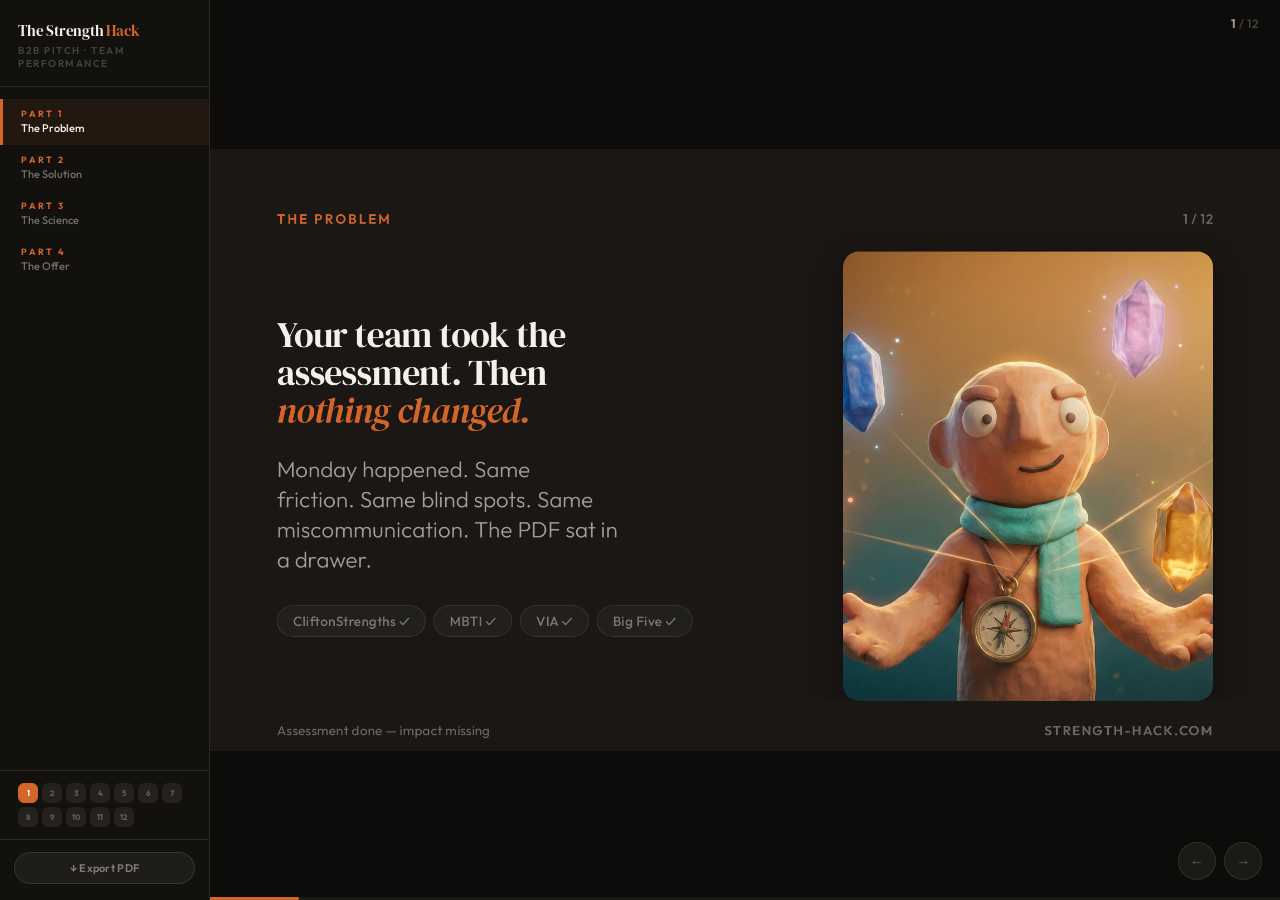
<file: index-en.html>
<!DOCTYPE html>
<html lang="en">
<head>
<meta charset="UTF-8">
<meta name="viewport" content="width=device-width, initial-scale=1.0">
<title>The Strength Hack — B2B Pitch Deck (EN)</title>
<link rel="preconnect" href="https://fonts.googleapis.com">
<link rel="preconnect" href="https://fonts.gstatic.com" crossorigin>
<link href="https://fonts.googleapis.com/css2?family=DM+Serif+Display:ital@0;1&family=Outfit:wght@300;400;500;600;700&display=swap" rel="stylesheet">
<style>
/* ============================================================
   The Strength Hack — B2B Pitch Deck
   Canvas: 1920 × 1080 px, scaled to viewport by JS
   Sidebar: 210 px | Stage: remainder
   ============================================================ */

:root {
  --font-dm-serif: 'DM Serif Display', Georgia, 'Times New Roman', serif;
  --font-outfit:   'Outfit', -apple-system, BlinkMacSystemFont, sans-serif;

  /* Brand */
  --orange:       #D4652A;
  --orange-soft:  rgba(212,101,42,0.12);
  --orange-line:  rgba(212,101,42,0.30);
  --charcoal:     #1A1714;
  --card-dark:    #242018;
  --cream:        #FDFBF7;
  --beige:        #F5F0E8;
  --ink:          #2C2824;
  --ink-2:        #7A7168;
  --on-dark:      #F5F0E8;
  --on-dark-2:    rgba(245,240,232,0.62);
  --on-dark-3:    rgba(245,240,232,0.38);
  --on-dark-line: rgba(245,240,232,0.10);

  /* Type scale — 1920 × 1080 projection */
  --type-display: 132px;
  --type-title:    88px;
  --type-h2:       72px;
  --type-quote:    56px;
  --type-stat:    220px;
  --type-sub:      40px;
  --type-body:     30px;
  --type-small:    24px;
  --type-eyebrow:  24px;

  /* Spacing */
  --pad-x:      120px;
  --pad-top:    110px;
  --pad-bottom:  90px;
  --gap-title:   44px;
  --gap-item:    28px;

  --sidebar-w:  210px;
}

*, *::before, *::after { margin: 0; padding: 0; box-sizing: border-box; }
html, body {
  height: 100vh; width: 100vw;
  overflow: hidden;
  background: #0E0C0A;
  font-family: var(--font-outfit);
  -webkit-font-smoothing: antialiased;
  -moz-osx-font-smoothing: grayscale;
}

/* ══════════════════════════════════════════════════════════════
   APP SHELL
   ══════════════════════════════════════════════════════════════ */
.app { display: flex; height: 100vh; width: 100vw; }

/* ══════════════════════════════════════════════════════════════
   SIDEBAR
   ══════════════════════════════════════════════════════════════ */
.sidebar {
  width: var(--sidebar-w);
  flex-shrink: 0;
  background: #13110e;
  border-right: 1px solid var(--on-dark-line);
  display: flex;
  flex-direction: column;
  overflow: hidden;
  z-index: 10;
}

.sb-logo {
  padding: 20px 18px 16px;
  border-bottom: 1px solid var(--on-dark-line);
  flex-shrink: 0;
}
.sb-logo-name {
  font-family: var(--font-dm-serif);
  font-size: 15px;
  color: var(--on-dark);
  letter-spacing: -0.2px;
}
.sb-logo-name span { color: var(--orange); }
.sb-logo-sub {
  font-size: 10px;
  font-weight: 600;
  letter-spacing: 1.5px;
  text-transform: uppercase;
  color: rgba(245,240,232,0.22);
  margin-top: 3px;
}

.sb-chapters { flex: 1; overflow-y: auto; padding: 12px 0; }
.sb-ch {
  padding: 9px 18px;
  cursor: pointer;
  border-left: 3px solid transparent;
  transition: all 0.2s;
}
.sb-ch:hover { background: rgba(245,240,232,0.04); }
.sb-ch.active {
  border-left-color: var(--orange);
  background: rgba(212,101,42,0.08);
}
.sb-ch-num {
  font-size: 9px;
  font-weight: 700;
  letter-spacing: 2px;
  text-transform: uppercase;
  color: var(--orange);
  margin-bottom: 2px;
}
.sb-ch-title {
  font-size: 11px;
  font-weight: 500;
  color: rgba(245,240,232,0.42);
  line-height: 1.35;
}
.sb-ch.active .sb-ch-title { color: var(--on-dark); }

.sb-dots {
  padding: 12px 18px;
  border-top: 1px solid var(--on-dark-line);
  flex-shrink: 0;
}
.sb-dots-wrap { display: flex; flex-wrap: wrap; gap: 4px; }
.sb-dot {
  width: 20px;
  height: 20px;
  border-radius: 6px;
  background: rgba(245,240,232,0.07);
  border: 1px solid transparent;
  display: flex;
  align-items: center;
  justify-content: center;
  font-size: 8px;
  font-weight: 700;
  color: rgba(245,240,232,0.3);
  cursor: pointer;
  transition: all 0.2s;
}
.sb-dot:hover { background: rgba(245,240,232,0.14); }
.sb-dot.active { background: var(--orange); color: #fff; border-color: var(--orange); }

.sb-footer {
  padding: 12px 14px 16px;
  border-top: 1px solid var(--on-dark-line);
  flex-shrink: 0;
  display: flex;
  flex-direction: column;
  gap: 6px;
}
.mode-btn {
  display: flex;
  align-items: center;
  justify-content: center;
  gap: 7px;
  padding: 8px 12px;
  border-radius: 980px;
  border: 1px solid var(--on-dark-line);
  background: rgba(245,240,232,0.05);
  cursor: pointer;
  font-family: var(--font-outfit);
  font-size: 11px;
  font-weight: 600;
  color: rgba(245,240,232,0.45);
  letter-spacing: 0.3px;
  transition: all 0.2s ease;
}
.mode-btn:hover { background: rgba(245,240,232,0.1); color: rgba(245,240,232,0.7); }

/* ══════════════════════════════════════════════════════════════
   STAGE
   ══════════════════════════════════════════════════════════════ */
.stage {
  flex: 1;
  position: relative;
  overflow: hidden;
  background: #0E0C0A;
}

.counter {
  position: absolute;
  top: 16px;
  right: 22px;
  z-index: 50;
  font-size: 12px;
  font-weight: 500;
  letter-spacing: 0.5px;
  color: rgba(245,240,232,0.25);
  pointer-events: none;
}
.counter .n { color: rgba(245,240,232,0.62); font-weight: 700; }

.arr {
  position: absolute;
  bottom: 20px;
  z-index: 50;
  width: 38px;
  height: 38px;
  border-radius: 50%;
  background: rgba(245,240,232,0.06);
  border: 1px solid var(--on-dark-line);
  display: flex;
  align-items: center;
  justify-content: center;
  cursor: pointer;
  color: rgba(245,240,232,0.32);
  font-size: 15px;
  transition: all 0.2s;
  user-select: none;
}
.arr:hover { background: rgba(212,101,42,0.18); border-color: rgba(212,101,42,0.4); color: var(--orange); }
.arr-prev { right: 64px; }
.arr-next { right: 18px; }

/* ══════════════════════════════════════════════════════════════
   SLIDES WRAPPER
   ══════════════════════════════════════════════════════════════ */
.slides-wrap {
  position: absolute;
  inset: 0;
}

/* ══════════════════════════════════════════════════════════════
   SLIDE BASE
   Each slide is the fixed 1920 × 1080 canvas.
   JS scales it to fit the stage.
   ══════════════════════════════════════════════════════════════ */
.slide {
  position: absolute;
  width: 1920px;
  height: 1080px;
  background: var(--charcoal);
  color: var(--on-dark);
  overflow: hidden;
  opacity: 0;
  pointer-events: none;
  will-change: transform;
  font-family: var(--font-outfit);
  -webkit-font-smoothing: antialiased;
}
.slide.active { opacity: 1; pointer-events: auto; }
.slide.beige  { background: var(--beige);  color: var(--ink); }
.slide.light  { background: var(--cream);  color: var(--ink); }

/* ══════════════════════════════════════════════════════════════
   FRAME
   Sits inside the slide, clipped above the bottom-bar zone.
   ══════════════════════════════════════════════════════════════ */
.frame {
  position: absolute;
  top: 0;
  left: 0;
  right: 0;
  bottom: var(--pad-bottom);       /* 90 px — leaves room for bottom-bar */
  padding: var(--pad-top) var(--pad-x) 0;
  display: flex;
  flex-direction: column;
  overflow: hidden;
}
.frame.between { justify-content: space-between; }
.frame.center  { justify-content: center; align-items: center; }

/* ══════════════════════════════════════════════════════════════
   TOP BAR  — always inside .frame as first child
   ══════════════════════════════════════════════════════════════ */
.top-bar {
  display: flex;
  align-items: center;
  justify-content: space-between;
  margin-bottom: var(--gap-title);
  flex-shrink: 0;
  height: 30px;
}

.page-num {
  font-family: var(--font-outfit);
  font-size: var(--type-small);
  font-weight: 500;
  letter-spacing: 0.5px;
  color: var(--on-dark-3);
}
.slide.beige .page-num,
.slide.light .page-num { color: var(--ink-2); }

/* ══════════════════════════════════════════════════════════════
   BOTTOM BAR  — MUST be OUTSIDE .frame (sibling, not child)
   ══════════════════════════════════════════════════════════════ */
.bottom-bar {
  position: absolute;
  bottom: 22px;
  left: var(--pad-x);
  right: var(--pad-x);
  display: flex;
  align-items: center;
  justify-content: space-between;
  font-family: var(--font-outfit);
  font-size: var(--type-small);
  font-weight: 400;
  letter-spacing: 0.3px;
  color: var(--on-dark-3);
}
.slide.beige .bottom-bar,
.slide.light .bottom-bar { color: var(--ink-2); }

.source-line {
  font-weight: 600;
  letter-spacing: 2.5px;
  text-transform: uppercase;
  font-size: var(--type-small);
}

/* ══════════════════════════════════════════════════════════════
   TYPOGRAPHY
   ══════════════════════════════════════════════════════════════ */
.eyebrow {
  font-family: var(--font-outfit);
  font-size: var(--type-eyebrow);
  font-weight: 600;
  letter-spacing: 4px;
  text-transform: uppercase;
  color: var(--orange);
  line-height: 1;
}

.display {
  font-family: var(--font-dm-serif);
  font-size: var(--type-display);
  font-weight: 400;
  letter-spacing: -3px;
  line-height: 1.0;
  text-wrap: balance;
}
.h2 {
  font-family: var(--font-dm-serif);
  font-size: var(--type-h2);
  font-weight: 400;
  letter-spacing: -1.2px;
  line-height: 1.06;
  text-wrap: balance;
}
em.accent {
  font-style: italic;
  color: var(--orange);
}

.sub {
  font-family: var(--font-outfit);
  font-weight: 300;
  font-size: var(--type-sub);
  line-height: 1.35;
  color: var(--on-dark-2);
  text-wrap: pretty;
}
.slide.beige .sub,
.slide.light .sub { color: var(--ink-2); }

.body {
  font-family: var(--font-outfit);
  font-size: var(--type-body);
  line-height: 1.55;
  color: var(--on-dark-2);
}
.slide.beige .body,
.slide.light .body { color: var(--ink-2); }

.small {
  font-family: var(--font-outfit);
  font-size: var(--type-small);
  line-height: 1.5;
  color: var(--on-dark-3);
}
.slide.beige .small,
.slide.light .small { color: var(--ink-2); }

/* ══════════════════════════════════════════════════════════════
   LAYOUT HELPERS
   ══════════════════════════════════════════════════════════════ */
.grid-2 {
  display: grid;
  grid-template-columns: 1fr 1fr;
  gap: 80px;
  align-items: center;
  flex: 1;
  min-height: 0;
}
.grid-2-58 {
  display: grid;
  grid-template-columns: 58fr 42fr;
  gap: 100px;
  align-items: center;
  flex: 1;
  min-height: 0;
}
.grid-3 {
  display: grid;
  grid-template-columns: repeat(3, 1fr);
  gap: var(--gap-item);
  flex: 1;
  min-height: 0;
  align-items: stretch;
}
.grid-4 {
  display: grid;
  grid-template-columns: repeat(4, 1fr);
  gap: var(--gap-item);
  flex: 1;
  min-height: 0;
  align-items: stretch;
}
.stack { display: flex; flex-direction: column; }
.stack > * + * { margin-top: var(--gap-item); }

/* ══════════════════════════════════════════════════════════════
   HERO IMAGE FRAME  — Milo rules
   ══════════════════════════════════════════════════════════════ */
.hero-image {
  align-self: stretch;
  width: 100%;
  border-radius: 28px;
  overflow: hidden;
  background: #20322F;         /* teal backplate */
  box-shadow: 0 20px 60px rgba(0,0,0,0.4);
}
.hero-image img {
  width: 100%;
  height: 100%;
  object-fit: cover;
  display: block;
}

/* ══════════════════════════════════════════════════════════════
   CARDS
   ══════════════════════════════════════════════════════════════ */
.card-dark {
  background: var(--card-dark);
  border: 1px solid var(--on-dark-line);
  border-radius: 24px;
  padding: 44px 40px;
}
.card-light {
  background: #fff;
  border: 1px solid rgba(44,40,36,0.08);
  border-radius: 24px;
  padding: 44px 40px;
}
.card-beige {
  background: var(--beige);
  border-radius: 24px;
  padding: 44px 40px;
}
.card-orange {
  background: var(--orange-soft);
  border: 1.5px solid var(--orange-line);
  border-radius: 24px;
  padding: 44px 40px;
}
.card-red {
  background: rgba(220,53,69,0.08);
  border: 1.5px solid rgba(220,53,69,0.28);
  border-radius: 24px;
  padding: 44px 40px;
}

/* Feature card (used in grid) */
.feat-card {
  border-radius: 24px;
  padding: 44px 36px;
  display: flex;
  flex-direction: column;
  gap: 24px;
}
.feat-card.dark  { background: var(--card-dark); border: 1px solid var(--on-dark-line); }
.feat-card.light { background: #fff; border: 1px solid rgba(44,40,36,0.08); }
.feat-card.orange { background: var(--orange-soft); border: 1.5px solid var(--orange-line); }

/* Icon box */
.icon-box {
  width: 56px;
  height: 56px;
  border-radius: 16px;
  background: var(--orange-soft);
  display: flex;
  align-items: center;
  justify-content: center;
  font-size: 28px;
  flex-shrink: 0;
}

/* Card title / body */
.card-title {
  font-family: var(--font-dm-serif);
  font-size: 38px;
  letter-spacing: -0.5px;
  line-height: 1.1;
  color: var(--on-dark);
}
.slide.beige .card-title,
.slide.light .card-title { color: var(--ink); }
/* Light/orange feat-cards always use ink regardless of parent slide background */
.feat-card.light .card-title,
.feat-card.orange .card-title { color: var(--ink); }

.card-body {
  font-family: var(--font-outfit);
  font-size: 26px;
  line-height: 1.5;
  color: var(--on-dark-2);
}
.slide.beige .card-body,
.slide.light .card-body { color: var(--ink-2); }
.feat-card.light .card-body,
.feat-card.orange .card-body { color: var(--ink-2); }

/* ══════════════════════════════════════════════════════════════
   STAT / ROI
   ══════════════════════════════════════════════════════════════ */
.stat-big {
  font-family: var(--font-dm-serif);
  font-size: 120px;
  line-height: 0.9;
  letter-spacing: -4px;
  color: var(--orange);
}
.stat-label {
  font-family: var(--font-outfit);
  font-size: var(--type-body);
  font-weight: 500;
  color: var(--on-dark-2);
  margin-top: 16px;
  line-height: 1.3;
}
.slide.beige .stat-label,
.slide.light .stat-label { color: var(--ink-2); }

/* ══════════════════════════════════════════════════════════════
   STEP ROW  — slide 5 (Mechanism)
   ══════════════════════════════════════════════════════════════ */
.step-row {
  display: flex;
  align-items: flex-start;
  gap: 0;
  flex: 1;
  min-height: 0;
}
.step-item {
  flex: 1;
  display: flex;
  flex-direction: column;
  align-items: center;
  text-align: center;
  padding: 0 40px;
}
.step-num {
  width: 80px;
  height: 80px;
  border-radius: 50%;
  border: 2px solid var(--orange);
  display: flex;
  align-items: center;
  justify-content: center;
  font-family: var(--font-dm-serif);
  font-size: 40px;
  color: var(--orange);
  margin-bottom: 32px;
  background: var(--charcoal);
  flex-shrink: 0;
}
.step-title {
  font-family: var(--font-dm-serif);
  font-size: 44px;
  letter-spacing: -0.5px;
  color: var(--on-dark);
  margin-bottom: 20px;
  line-height: 1.1;
}
.step-body {
  font-size: var(--type-body);
  line-height: 1.5;
  color: var(--on-dark-2);
  max-width: 420px;
}
.step-divider {
  flex-shrink: 0;
  align-self: center;
  font-size: 36px;
  color: rgba(245,240,232,0.15);
  margin-top: -60px;
}

/* ══════════════════════════════════════════════════════════════
   TIMELINE  — slide 6 (Tuckman)
   ══════════════════════════════════════════════════════════════ */
.timeline {
  display: flex;
  gap: 6px;
  flex: 1;
  min-height: 0;
  align-items: stretch;
}
.tl-stage {
  flex: 1;
  display: flex;
  flex-direction: column;
  border-radius: 20px;
  padding: 40px 36px;
  gap: 16px;
}
.tl-stage.forming  { background: rgba(44,40,36,0.10); border: 1px solid rgba(44,40,36,0.16); }
.tl-stage.storming { background: rgba(212,101,42,0.10); border: 1.5px solid rgba(212,101,42,0.32); }
.tl-stage.norming  { background: rgba(196,154,42,0.10); border: 1px solid rgba(196,154,42,0.26); }
.tl-stage.performing { background: rgba(58,146,104,0.10); border: 1px solid rgba(58,146,104,0.26); }
.tl-bar {
  height: 8px;
  border-radius: 4px;
  margin-bottom: 8px;
  flex-shrink: 0;
}
.tl-name {
  font-family: var(--font-dm-serif);
  font-size: 40px;
  letter-spacing: -0.5px;
  line-height: 1.1;
}
.tl-sub {
  font-size: var(--type-body);
  line-height: 1.45;
  color: var(--ink-2);
}
.tl-pill {
  display: inline-flex;
  align-items: center;
  gap: 4px;
  padding: 6px 18px;
  border-radius: 980px;
  background: rgba(212,101,42,0.16);
  border: 1px solid rgba(212,101,42,0.36);
  font-size: var(--type-small);
  font-weight: 700;
  color: var(--orange);
  letter-spacing: 1px;
  text-transform: uppercase;
  width: fit-content;
  margin-top: auto;
}

/* ══════════════════════════════════════════════════════════════
   COMPARE  — slide 4 (Bottleneck)
   ══════════════════════════════════════════════════════════════ */
.compare {
  display: grid;
  grid-template-columns: 1fr 60px 1fr;
  gap: 0;
  align-items: stretch;
  flex: 1;
  min-height: 0;
}
.compare-side {
  border-radius: 24px;
  padding: 52px 56px;
  display: flex;
  flex-direction: column;
  gap: 28px;
}
.compare-side.old {
  background: rgba(44,40,36,0.06);
  border: 1px solid rgba(44,40,36,0.10);
}
.compare-side.new {
  background: var(--orange-soft);
  border: 1.5px solid var(--orange-line);
}
.compare-arrow {
  display: flex;
  flex-direction: column;
  align-items: center;
  justify-content: center;
  gap: 12px;
}
.compare-arrow .line { width: 1.5px; flex: 1; background: rgba(44,40,36,0.10); }
.compare-arrow .sym {
  font-family: var(--font-dm-serif);
  font-style: italic;
  font-size: 36px;
  color: var(--orange);
}
.compare-label {
  font-family: var(--font-outfit);
  font-size: var(--type-small);
  font-weight: 700;
  letter-spacing: 3px;
  text-transform: uppercase;
}
.compare-side.old .compare-label { color: var(--ink-2); }
.compare-side.new .compare-label { color: var(--orange); }
.compare-title {
  font-family: var(--font-dm-serif);
  font-size: 56px;
  letter-spacing: -1px;
  line-height: 1.08;
  color: var(--ink);
}
.compare-side.old .compare-title { color: var(--ink-2); }
.compare-bullets { list-style: none; display: flex; flex-direction: column; gap: 18px; }
.compare-bullets li {
  font-size: 28px;
  line-height: 1.45;
  color: var(--ink-2);
  padding-left: 24px;
  position: relative;
}
.compare-bullets li::before {
  content: "";
  position: absolute;
  left: 0;
  top: 12px;
  width: 8px;
  height: 8px;
  border-radius: 50%;
  background: rgba(44,40,36,0.20);
}
.compare-side.new .compare-bullets li { color: var(--ink); }
.compare-side.new .compare-bullets li::before { background: var(--orange); }

/* ══════════════════════════════════════════════════════════════
   PACKAGE CARDS  — slide 10 (Packages)
   ══════════════════════════════════════════════════════════════ */
.pkg-card {
  border-radius: 24px;
  padding: 52px 52px;
  display: flex;
  flex-direction: column;
  gap: 0;
  background: #fff;
  border: 1px solid rgba(44,40,36,0.08);
}
.pkg-card.featured {
  background: var(--orange-soft);
  border: 1.5px solid var(--orange-line);
  position: relative;
}
.pkg-card.featured::before {
  content: 'Recommended';
  position: absolute;
  top: -18px;
  left: 50%;
  transform: translateX(-50%);
  padding: 8px 28px;
  font-size: var(--type-small);
  font-weight: 700;
  letter-spacing: 1.5px;
  text-transform: uppercase;
  color: #fff;
  background: var(--orange);
  border-radius: 980px;
}
.pkg-name {
  font-family: var(--font-dm-serif);
  font-size: 52px;
  letter-spacing: -0.8px;
  color: var(--ink);
  margin-bottom: 10px;
}
.pkg-duration {
  font-size: 28px;
  font-weight: 600;
  color: var(--orange);
  margin-bottom: 24px;
}
.pkg-desc {
  font-size: 28px;
  line-height: 1.5;
  color: var(--ink-2);
  padding-bottom: 28px;
  border-bottom: 1px solid rgba(44,40,36,0.10);
  margin-bottom: 28px;
}
.pkg-list { list-style: none; display: flex; flex-direction: column; gap: 14px; }
.pkg-list li {
  font-size: 26px;
  color: var(--ink-2);
  padding-left: 28px;
  position: relative;
  line-height: 1.4;
}
.pkg-list li::before {
  content: '✓';
  position: absolute;
  left: 0;
  color: var(--orange);
  font-weight: 700;
}

/* ══════════════════════════════════════════════════════════════
   QUOTE  — slide 11 (Proof)
   ══════════════════════════════════════════════════════════════ */
.quote-mark {
  font-family: var(--font-dm-serif);
  font-size: 140px;
  line-height: 0.7;
  color: var(--orange);
  opacity: 0.35;
  display: block;
  margin-bottom: -12px;
}
.quote-text {
  font-family: var(--font-outfit);
  font-size: 30px;
  font-style: italic;
  line-height: 1.65;
  color: var(--on-dark-2);
}
.quote-attr {
  font-size: var(--type-small);
  font-weight: 600;
  color: var(--on-dark);
  margin-top: 24px;
  letter-spacing: 0.5px;
}

/* ══════════════════════════════════════════════════════════════
   ROI BLOCK  — slide 9 (ROI Model)
   ══════════════════════════════════════════════════════════════ */
.roi-row {
  display: flex;
  align-items: center;
  gap: 16px;
  padding: 22px 0;
  border-bottom: 1px solid rgba(44,40,36,0.08);
  font-size: var(--type-body);
  color: var(--ink-2);
}
.roi-row:last-child { border-bottom: none; }
.roi-op {
  font-size: 28px;
  color: var(--orange);
  flex-shrink: 0;
  font-weight: 700;
}
.roi-note {
  margin-top: 28px;
  padding: 24px 28px;
  background: var(--orange-soft);
  border-radius: 16px;
  font-size: 26px;
  font-weight: 500;
  color: var(--ink);
  border: 1px solid var(--orange-line);
}

/* ══════════════════════════════════════════════════════════════
   CTA CARDS  — slide 12 (Close)
   ══════════════════════════════════════════════════════════════ */
.cta-card {
  background: var(--card-dark);
  border: 1px solid var(--on-dark-line);
  border-radius: 20px;
  padding: 28px 32px;
  display: flex;
  align-items: flex-start;
  gap: 24px;
}
.cta-icon { font-size: 40px; flex-shrink: 0; }
.cta-title {
  font-family: var(--font-dm-serif);
  font-size: 34px;
  color: var(--on-dark);
  margin-bottom: 8px;
}
.cta-sub { font-size: 26px; color: var(--on-dark-3); line-height: 1.35; }

.btn-solid {
  display: inline-flex;
  align-items: center;
  justify-content: center;
  padding: 24px 52px;
  font-family: var(--font-outfit);
  font-weight: 600;
  font-size: 28px;
  color: #fff;
  background: var(--orange);
  border: none;
  border-radius: 980px;
  cursor: pointer;
  text-decoration: none;
  box-shadow: 0 8px 32px rgba(212,101,42,0.28);
  letter-spacing: 0.3px;
}

/* ══════════════════════════════════════════════════════════════
   ANIMATIONS & TRANSITIONS
   ══════════════════════════════════════════════════════════════ */

/* 1. Slide exit fade */
.slide.exiting {
  opacity: 0;
  transition: opacity 0.25s cubic-bezier(0.25,0.46,0.45,0.94);
}

/* 2. Content stagger */
@keyframes staggerFadeUp {
  from { opacity: 0; transform: translateY(26px); }
  to   { opacity: 1; transform: translateY(0); }
}
[data-a] { opacity: 0; }
.slide.active [data-a] {
  animation: staggerFadeUp 0.58s cubic-bezier(0.25,0.46,0.45,0.94) both;
}
.slide.active [data-a="1"] { animation-delay:   0ms; }
.slide.active [data-a="2"] { animation-delay:  80ms; }
.slide.active [data-a="3"] { animation-delay: 160ms; }
.slide.active [data-a="4"] { animation-delay: 240ms; }
.slide.active [data-a="5"] { animation-delay: 320ms; }
.slide.active [data-a="6"] { animation-delay: 400ms; }
.slide.active [data-a="7"] { animation-delay: 480ms; }
.slide.active [data-a="8"] { animation-delay: 560ms; }

/* 3. Card hover lift */
.feat-card, .card-dark, .card-light, .card-orange, .pkg-card, .cta-card {
  transition: transform 0.26s cubic-bezier(0.25,0.46,0.45,0.94),
              box-shadow 0.26s cubic-bezier(0.25,0.46,0.45,0.94);
}
.feat-card:hover    { transform: translateY(-6px); box-shadow: 0 18px 44px rgba(0,0,0,0.14); }
.card-dark:hover    { transform: translateY(-6px); box-shadow: 0 18px 44px rgba(0,0,0,0.28); }
.card-light:hover   { transform: translateY(-6px); box-shadow: 0 18px 44px rgba(44,40,36,0.10); }
.card-orange:hover  { transform: translateY(-6px); box-shadow: 0 18px 44px rgba(212,101,42,0.16); }
.pkg-card:hover     { transform: translateY(-6px); box-shadow: 0 18px 44px rgba(44,40,36,0.10); }
.cta-card:hover     { transform: translateY(-4px); box-shadow: 0 10px 28px rgba(0,0,0,0.22); }

/* 4. Progress bar */
.progress-bar {
  position: fixed; bottom: 0;
  left: var(--sidebar-w); right: 0;
  height: 3px;
  background: rgba(245,240,232,0.06);
  z-index: 200; pointer-events: none;
}
.progress-fill {
  height: 100%; background: var(--orange);
  width: 0%;
  transition: width 0.45s cubic-bezier(0.25,0.46,0.45,0.94);
  border-radius: 0 2px 2px 0;
}

/* ══════════════════════════════════════════════════════════════
   PRINT / PDF EXPORT
   ══════════════════════════════════════════════════════════════ */
@media print {
  @page { size: 1920px 1080px; margin: 0; }
  * { -webkit-print-color-adjust: exact !important; print-color-adjust: exact !important; }
  .sidebar, .arr, .counter, #exportBtn { display: none !important; }
  body, html { width: 1920px !important; height: auto !important; overflow: visible !important; }
  .app { display: block !important; width: 1920px !important; height: auto !important; }
  .stage {
    display: block !important;
    margin-left: 0 !important;
    overflow: visible !important;
    width: 1920px !important;
    height: auto !important;
    background: transparent !important;
  }
  .slides-wrap {
    position: static !important;
    width: 1920px !important;
    height: auto !important;
    overflow: visible !important;
  }
  .slide {
    position: relative !important;
    transform: none !important;
    left: 0 !important;
    top: 0 !important;
    opacity: 1 !important;
    pointer-events: auto !important;
    width: 1920px !important;
    height: 1080px !important;
    page-break-after: always;
    break-after: page;
    overflow: hidden !important;
    display: block !important;
  }
  .slide[data-skip-print] { display: none !important; }
  .hero-image { box-shadow: none !important; }
  .btn-solid { box-shadow: none !important; }
  * { animation: none !important; transition: none !important; }
  [data-a] { opacity: 1 !important; transform: none !important; }
  .progress-bar { display: none !important; }
}
</style>
</head>
<body>

<div class="app">

  <!-- ══════════════════════════════════════════════════════════
       SIDEBAR
       ══════════════════════════════════════════════════════════ -->
  <aside class="sidebar">
    <div class="sb-logo">
      <div class="sb-logo-name">The Strength <span>Hack</span></div>
      <div class="sb-logo-sub">B2B Pitch · Team Performance</div>
    </div>

    <div class="sb-chapters" id="sbCh">
      <div class="sb-ch active" onclick="goChapter(0)">
        <div class="sb-ch-num">Part 1</div>
        <div class="sb-ch-title">The Problem</div>
      </div>
      <div class="sb-ch" onclick="goChapter(1)">
        <div class="sb-ch-num">Part 2</div>
        <div class="sb-ch-title">The Solution</div>
      </div>
      <div class="sb-ch" onclick="goChapter(2)">
        <div class="sb-ch-num">Part 3</div>
        <div class="sb-ch-title">The Science</div>
      </div>
      <div class="sb-ch" onclick="goChapter(3)">
        <div class="sb-ch-num">Part 4</div>
        <div class="sb-ch-title">The Offer</div>
      </div>
    </div>

    <div class="sb-dots">
      <div class="sb-dots-wrap" id="sbDots"></div>
    </div>

    <div class="sb-footer">
      <button class="mode-btn" id="exportBtn" onclick="exportPDF()">↓ Export PDF</button>
    </div>
  </aside>

  <!-- ══════════════════════════════════════════════════════════
       STAGE
       ══════════════════════════════════════════════════════════ -->
  <main class="stage">
    <div class="counter"><span class="n" id="cCur">1</span> / <span id="cTot">12</span></div>
    <button class="arr arr-prev" onclick="go(-1)">←</button>
    <button class="arr arr-next" onclick="go(1)">→</button>

    <div class="slides-wrap" id="slidesWrap">

      <!-- ══════════════════════════════════════════════════════
           SLIDE 1 · The Hook — dark, hero split (Milo)
           Chapter 1 · The Problem
           ══════════════════════════════════════════════════════ -->
      <div class="slide active" data-ch="1">
        <div class="frame between">

          <div class="top-bar">
            <div class="eyebrow">The Problem</div>
            <div class="page-num">1 / 12</div>
          </div>

          <div class="grid-2-58" style="gap:100px; align-items:center;">
            <div>
              <h1 class="h2" data-a="1" style="font-size:64px; margin-bottom:44px; max-width:820px;">
                Your team took the assessment. Then <em class="accent">nothing changed.</em>
              </h1>
              <p class="sub" data-a="2" style="margin-bottom:56px; max-width:680px;">
                Monday happened. Same friction. Same blind spots. Same miscommunication. The PDF sat in a drawer.
              </p>
              <div data-a="3" style="display:flex; flex-wrap:wrap; gap:14px;">
                <span style="display:inline-flex; align-items:center; padding:12px 28px; border-radius:980px; border:1px solid rgba(245,240,232,0.15); background:rgba(245,240,232,0.04); font-size:24px; font-weight:500; color:rgba(245,240,232,0.42); letter-spacing:0.5px;">CliftonStrengths ✓</span>
                <span style="display:inline-flex; align-items:center; padding:12px 28px; border-radius:980px; border:1px solid rgba(245,240,232,0.15); background:rgba(245,240,232,0.04); font-size:24px; font-weight:500; color:rgba(245,240,232,0.42); letter-spacing:0.5px;">MBTI ✓</span>
                <span style="display:inline-flex; align-items:center; padding:12px 28px; border-radius:980px; border:1px solid rgba(245,240,232,0.15); background:rgba(245,240,232,0.04); font-size:24px; font-weight:500; color:rgba(245,240,232,0.42); letter-spacing:0.5px;">VIA ✓</span>
                <span style="display:inline-flex; align-items:center; padding:12px 28px; border-radius:980px; border:1px solid rgba(245,240,232,0.15); background:rgba(245,240,232,0.04); font-size:24px; font-weight:500; color:rgba(245,240,232,0.42); letter-spacing:0.5px;">Big Five ✓</span>
              </div>
            </div>
            <div class="hero-image" data-a="4">
              <img src="assets/milo-hero.jpg" alt="Milo">
            </div>
          </div>

        </div>
        <div class="bottom-bar">
          <div>Assessment done — impact missing</div>
          <div class="source-line">strength-hack.com</div>
        </div>
      </div>


      <!-- ══════════════════════════════════════════════════════
           SLIDE 2 · Cost of Friction — dark, 4 feature cards
           Chapter 1 · The Problem
           ══════════════════════════════════════════════════════ -->
      <div class="slide" data-ch="1">
        <div class="frame between">

          <div class="top-bar">
            <div class="eyebrow">The Hidden Cost</div>
            <div class="page-num">2 / 12</div>
          </div>

          <div style="flex:1; min-height:0; display:flex; flex-direction:column; gap:44px;">
            <div data-a="1">
              <h2 class="h2" style="margin-bottom:16px;">
                Friction isn't annoying. It's <em class="accent">expensive.</em>
              </h2>
              <p class="sub">
                Every unresolved team problem compounds — across every person, every week.
              </p>
            </div>

            <div class="grid-4">
              <div class="feat-card light" data-a="2">
                <div class="icon-box">🐌</div>
                <div>
                  <div class="card-title" style="font-size:34px; margin-bottom:14px;">Slower Decisions</div>
                  <div class="card-body" style="font-size:26px;">Unclear roles → more loops, more meetings, less output</div>
                </div>
              </div>
              <div class="feat-card light" data-a="3">
                <div class="icon-box">🔁</div>
                <div>
                  <div class="card-title" style="font-size:34px; margin-bottom:14px;">Repeated Rework</div>
                  <div class="card-body" style="font-size:26px;">Misalignment → wasted cycles, duplicated effort</div>
                </div>
              </div>
              <div class="feat-card light" data-a="4">
                <div class="icon-box">💥</div>
                <div>
                  <div class="card-title" style="font-size:34px; margin-bottom:14px;">Avoidable Conflict</div>
                  <div class="card-body" style="font-size:26px;">Blind spots → friction losses and wasted energy</div>
                </div>
              </div>
              <div class="feat-card light" data-a="5">
                <div class="icon-box">👋</div>
                <div>
                  <div class="card-title" style="font-size:34px; margin-bottom:14px;">Quiet Quitting</div>
                  <div class="card-body" style="font-size:26px;">Disengagement → rising turnover and absenteeism</div>
                </div>
              </div>
            </div>
          </div>

        </div>
        <div class="bottom-bar" style="color:var(--ink-2);">
          <div>Even a small efficiency gain pays back immediately — because it scales across every week, every person.</div>
          <div class="source-line" style="color:var(--ink-2);">Gallup · McKinsey</div>
        </div>
      </div>


      <!-- ══════════════════════════════════════════════════════
           SLIDE 3 · The Evidence — dark, 2-col text + card
           Chapter 1 · The Problem
           ══════════════════════════════════════════════════════ -->
      <div class="slide" data-ch="1">
        <div class="frame between">

          <div class="top-bar">
            <div class="eyebrow">The Evidence</div>
            <div class="page-num">3 / 12</div>
          </div>

          <div class="grid-2" style="gap:80px; align-items:center;">
            <div data-a="1">
              <h2 class="h2" style="margin-bottom:36px;">
                This isn't soft.<br>It's <em class="accent">Gallup-proven.</em>
              </h2>
              <p class="sub" style="max-width:640px;">
                Gallup's large-scale meta-analyses link higher team engagement directly to hard business outcomes.
              </p>
            </div>

            <div class="card-light" data-a="2" style="padding:52px 56px;">
              <div style="font-size:24px; font-weight:700; letter-spacing:2.5px; text-transform:uppercase; color:var(--orange); margin-bottom:36px;">Engagement drives</div>
              <div style="display:flex; flex-direction:column; gap:28px;">
                <div style="display:flex; align-items:center; gap:24px;">
                  <div class="icon-box" style="width:56px; height:56px; font-size:28px; flex-shrink:0;">📈</div>
                  <div>
                    <div style="font-family:var(--font-dm-serif); font-size:40px; letter-spacing:-0.5px; color:var(--ink); margin-bottom:6px;">Productivity</div>
                    <div style="font-size:26px; color:var(--ink-2);">Higher output per team and person</div>
                  </div>
                </div>
                <div style="display:flex; align-items:center; gap:24px;">
                  <div class="icon-box" style="width:56px; height:56px; font-size:28px; flex-shrink:0; background:rgba(196,154,42,0.12);">💰</div>
                  <div>
                    <div style="font-family:var(--font-dm-serif); font-size:40px; letter-spacing:-0.5px; color:var(--ink); margin-bottom:6px;">Profitability</div>
                    <div style="font-size:26px; color:var(--ink-2);">Better margins, fewer losses</div>
                  </div>
                </div>
                <div style="display:flex; align-items:center; gap:24px;">
                  <div class="icon-box" style="width:56px; height:56px; font-size:28px; flex-shrink:0;">🔒</div>
                  <div>
                    <div style="font-family:var(--font-dm-serif); font-size:40px; letter-spacing:-0.5px; color:var(--ink); margin-bottom:6px;">Retention</div>
                    <div style="font-size:26px; color:var(--ink-2);">Lower turnover &amp; absenteeism</div>
                  </div>
                </div>
              </div>
            </div>
          </div>

        </div>
        <div class="bottom-bar" style="color:var(--ink-2);">
          <div>Strengths-focused teams deliver +29% profit and 6× more engagement.</div>
          <div class="source-line" style="color:var(--ink-2);">Source · Gallup Meta-Analysis · 50,000 Business Units</div>
        </div>
      </div>


      <!-- ══════════════════════════════════════════════════════
           SLIDE 4 · The Bottleneck — beige, comparison
           Chapter 2 · The Solution
           ══════════════════════════════════════════════════════ -->
      <div class="slide beige" data-ch="2">
        <div class="frame between">

          <div class="top-bar">
            <div class="eyebrow">The Bottleneck</div>
            <div class="page-num">4 / 12</div>
          </div>

          <div style="flex:1; min-height:0; display:flex; flex-direction:column; gap:36px;">
            <h2 class="h2" data-a="1" style="color:var(--ink);">
              Teams don't have an <em class="accent">operating system.</em>
            </h2>

            <div class="compare" data-a="2">
              <div class="compare-side old">
                <div class="compare-label">❌&ensp;Where most companies stop</div>
                <div class="compare-title" style="font-size:48px;">The Status Quo</div>
                <ul class="compare-bullets">
                  <li>A PDF with assessment results</li>
                  <li>A one-off workshop</li>
                  <li>A poster on the wall</li>
                  <li>Back to business as usual</li>
                </ul>
              </div>

              <div class="compare-arrow">
                <div class="line"></div>
                <div class="sym">→</div>
                <div class="line"></div>
              </div>

              <div class="compare-side new">
                <div class="compare-label">✓&ensp;What high-performing teams run on</div>
                <div class="compare-title" style="font-size:48px;">The Operating System</div>
                <ul class="compare-bullets">
                  <li>Clear decision rules from strengths</li>
                  <li>Explicit conflict agreements</li>
                  <li>Role clarity — who does what and why</li>
                  <li>A shared team language</li>
                </ul>
              </div>
            </div>
          </div>

        </div>
        <div class="bottom-bar">
          <div>An assessment is the start. The operating system is the impact.</div>
          <div class="source-line">The Strength Hack</div>
        </div>
      </div>


      <!-- ══════════════════════════════════════════════════════
           SLIDE 5 · The Mechanism — dark, 3-step flow
           Chapter 2 · The Solution
           ══════════════════════════════════════════════════════ -->
      <div class="slide" data-ch="2">
        <div class="frame between">

          <div class="top-bar">
            <div class="eyebrow">Our Mechanism</div>
            <div class="page-num">5 / 12</div>
          </div>

          <div style="flex:1; min-height:0; display:flex; flex-direction:column; gap:48px;">
            <h2 class="h2" data-a="1" style="color:var(--on-dark); text-align:center;">
              Import → Analyze → <em class="accent">Act</em>
            </h2>

            <div class="step-row">
              <div class="step-item" data-a="2">
                <div class="step-num">1</div>
                <div class="step-title">Import</div>
                <div class="step-body">Bring your existing assessment results — CliftonStrengths, MBTI, VIA — or take our built-in Big Five in 5 minutes.</div>
              </div>
              <div class="step-divider" data-a="3">→</div>
              <div class="step-item" data-a="4">
                <div class="step-num">2</div>
                <div class="step-title">Analyze</div>
                <div class="step-body">AI maps your team dynamics in real time: complementary strengths, friction points, blind spots, and capability gaps.</div>
              </div>
              <div class="step-divider" data-a="5">→</div>
              <div class="step-item" data-a="6">
                <div class="step-num">3</div>
                <div class="step-title">Act</div>
                <div class="step-body">Turn insights into team agreements, coaching conversations, action plans, and exportable reports.</div>
              </div>
            </div>
          </div>

        </div>
        <div class="bottom-bar">
          <div>Existing assessments work from day one — no restart required</div>
          <div class="source-line">The Strength Hack · App</div>
        </div>
      </div>


      <!-- ══════════════════════════════════════════════════════
           SLIDE 6 · Tuckman Accelerator — beige, timeline
           Chapter 2 · The Solution
           ══════════════════════════════════════════════════════ -->
      <div class="slide beige" data-ch="2">
        <div class="frame between">

          <div class="top-bar">
            <div class="eyebrow">Tuckman Accelerator</div>
            <div class="page-num">6 / 12</div>
          </div>

          <div style="flex:1; min-height:0; display:flex; flex-direction:column; gap:40px;">
            <div data-a="1">
              <h2 class="h2" style="color:var(--ink); margin-bottom:18px;">
                Storming is normal. Staying there is <em class="accent">the problem.</em>
              </h2>
              <p class="sub" style="max-width:900px;">
                We accelerate norming by making expectations explicit: roles, communication rights, and feedback loops.
              </p>
            </div>

            <div class="timeline">
              <div class="tl-stage forming" data-a="2">
                <div class="tl-bar" style="background:rgba(44,40,36,0.15);"></div>
                <div class="tl-name" style="color:var(--ink-2);">Forming</div>
                <div class="tl-sub">Polite, uncertain — finding direction</div>
              </div>
              <div class="tl-stage storming" data-a="3">
                <div class="tl-bar" style="background:linear-gradient(90deg,var(--orange),#e07840);"></div>
                <div class="tl-name" style="color:var(--orange);">Storming</div>
                <div class="tl-sub">Friction, conflict, unresolved expectations</div>
                <div class="tl-pill">⚡ We shorten this</div>
              </div>
              <div class="tl-stage norming" data-a="4">
                <div class="tl-bar" style="background:linear-gradient(90deg,#C49A2A,#d4b42a);"></div>
                <div class="tl-name" style="color:#b38a20;">Norming</div>
                <div class="tl-sub">Agreements, clarity, shared language</div>
              </div>
              <div class="tl-stage performing" data-a="5">
                <div class="tl-bar" style="background:linear-gradient(90deg,#3A9268,#4aad7a);"></div>
                <div class="tl-name" style="color:#3A9268;">Performing</div>
                <div class="tl-sub">Flow, results, self-organising team</div>
              </div>
            </div>
          </div>

        </div>
        <div class="bottom-bar">
          <div>We make the implicit explicit — norming in weeks, not months</div>
          <div class="source-line">Tuckman · 1965</div>
        </div>
      </div>


      <!-- ══════════════════════════════════════════════════════
           SLIDE 7 · Psychological Safety — dark, 2-col
           Chapter 3 · The Science
           ══════════════════════════════════════════════════════ -->
      <div class="slide" data-ch="3">
        <div class="frame between">

          <div class="top-bar">
            <div class="eyebrow">The Science</div>
            <div class="page-num">7 / 12</div>
          </div>

          <div class="grid-2" style="gap:80px; align-items:center;">
            <div data-a="1">
              <h2 class="h2" style="color:var(--on-dark); margin-bottom:36px;">
                Psychological safety is a <em class="accent">performance lever.</em>
              </h2>
              <p class="sub" style="max-width:640px;">
                Google's Project Aristotle found it was the key differentiator in effective teams. Not talent. Not resources. Safety.
              </p>
            </div>

            <div class="card-dark" data-a="2" style="padding:52px 56px;">
              <div style="font-size:24px; font-weight:700; letter-spacing:2.5px; text-transform:uppercase; color:rgba(212,101,42,0.7); margin-bottom:36px;">In practice, this means</div>
              <div style="display:flex; flex-direction:column; gap:32px;">
                <div style="display:flex; align-items:flex-start; gap:24px;">
                  <div class="icon-box" style="background:rgba(212,101,42,0.12); flex-shrink:0; width:56px; height:56px; font-size:28px;">🗣️</div>
                  <div>
                    <div style="font-family:var(--font-dm-serif); font-size:36px; color:var(--on-dark); margin-bottom:8px; letter-spacing:-0.3px;">People speak up earlier</div>
                    <div style="font-size:26px; color:var(--on-dark-3); line-height:1.45;">Ideas and concerns surface before they escalate</div>
                  </div>
                </div>
                <div style="display:flex; align-items:flex-start; gap:24px;">
                  <div class="icon-box" style="background:rgba(212,101,42,0.12); flex-shrink:0; width:56px; height:56px; font-size:28px;">🐛</div>
                  <div>
                    <div style="font-family:var(--font-dm-serif); font-size:36px; color:var(--on-dark); margin-bottom:8px; letter-spacing:-0.3px;">Errors surface faster</div>
                    <div style="font-size:26px; color:var(--on-dark-3); line-height:1.45;">No blame culture → faster correction loops</div>
                  </div>
                </div>
                <div style="display:flex; align-items:flex-start; gap:24px;">
                  <div class="icon-box" style="background:rgba(212,101,42,0.12); flex-shrink:0; width:56px; height:56px; font-size:28px;">🔄</div>
                  <div>
                    <div style="font-family:var(--font-dm-serif); font-size:36px; color:var(--on-dark); margin-bottom:8px; letter-spacing:-0.3px;">Learning cycles shorten</div>
                    <div style="font-size:26px; color:var(--on-dark-3); line-height:1.45;">Teams iterate and improve faster</div>
                  </div>
                </div>
              </div>
            </div>
          </div>

        </div>
        <div class="bottom-bar">
          <div>Source · Google Project Aristotle · 2016</div>
          <div class="source-line">The Science</div>
        </div>
      </div>


      <!-- ══════════════════════════════════════════════════════
           SLIDE 8 · Strengths + Gaps — beige, 3 feature cards
           Chapter 3 · The Science
           ══════════════════════════════════════════════════════ -->
      <div class="slide beige" data-ch="3">
        <div class="frame between">

          <div class="top-bar">
            <div class="eyebrow">Strengths + Gaps</div>
            <div class="page-num">8 / 12</div>
          </div>

          <div style="flex:1; min-height:0; display:flex; flex-direction:column; gap:44px;">
            <div data-a="1">
              <h2 class="h2" style="color:var(--ink); margin-bottom:16px;">
                Stop staffing by <em class="accent">guesswork.</em>
              </h2>
              <p class="sub">
                We map your team as a system: complementary pairs, friction points, and capability gaps.
              </p>
            </div>

            <div class="grid-3">
              <div class="feat-card light" data-a="2">
                <div class="icon-box">🔍</div>
                <div>
                  <div class="card-title" style="font-size:36px; margin-bottom:14px;">What should this team stop doing?</div>
                  <div class="card-body" style="font-size:26px;">Identify draining activities that work against the team's natural strengths.</div>
                </div>
              </div>
              <div class="feat-card orange" data-a="3">
                <div class="icon-box" style="background:rgba(212,101,42,0.15);">🧩</div>
                <div>
                  <div class="card-title" style="font-size:36px; margin-bottom:14px;">Where do we need a different profile?</div>
                  <div class="card-body" style="font-size:26px;">Surface capability gaps that no current member covers.</div>
                </div>
              </div>
              <div class="feat-card light" data-a="4">
                <div class="icon-box" style="background:rgba(196,154,42,0.12);">⚖️</div>
                <div>
                  <div class="card-title" style="font-size:36px; margin-bottom:14px;">Re-shape or re-staff?</div>
                  <div class="card-body" style="font-size:26px;">Decide when to adjust roles versus when to bring in new strengths.</div>
                </div>
              </div>
            </div>
          </div>

        </div>
        <div class="bottom-bar">
          <div>Strengths complementarity makes teams more resilient and faster</div>
          <div class="source-line">CliftonStrengths · VIA · Big Five</div>
        </div>
      </div>


      <!-- ══════════════════════════════════════════════════════
           SLIDE 9 · ROI Model — light, 2-col text + ROI card
           Chapter 4 · The Offer
           ══════════════════════════════════════════════════════ -->
      <div class="slide light" data-ch="4">
        <div class="frame between">

          <div class="top-bar">
            <div class="eyebrow">The ROI Model</div>
            <div class="page-num">9 / 12</div>
          </div>

          <div class="grid-2" style="gap:80px; align-items:center;">
            <div data-a="1">
              <h2 class="h2" style="color:var(--ink); margin-bottom:36px;">
                Simple math.<br><em class="accent">CFO-friendly.</em>
              </h2>
              <p class="sub" style="max-width:620px;">
                We use a conservative baseline in every pilot. No inflated promises — just math that holds up.
              </p>
            </div>

            <div class="card-light" data-a="2" style="padding:52px 56px;">
              <div style="margin-bottom:36px;">
                <div style="font-family:var(--font-dm-serif); font-size:100px; line-height:0.9; letter-spacing:-4px; color:var(--orange);">60<span style="font-size:48px; letter-spacing:-1px;"> min</span></div>
                <div style="font-size:28px; font-weight:500; color:var(--ink-2); margin-top:14px;">saved per person per week</div>
              </div>
              <div class="roi-row">
                <div class="roi-op">×</div>
                <div><strong style="color:var(--ink);">10 people</strong> = 10 hours / week recovered</div>
              </div>
              <div class="roi-row">
                <div class="roi-op">×</div>
                <div><strong style="color:var(--ink);">Fully loaded cost</strong> = your baseline ROI</div>
              </div>
              <div class="roi-note">
                ⚡ Before counting retention and quality improvements
              </div>
            </div>
          </div>

        </div>
        <div class="bottom-bar">
          <div>Conservative estimate. Every week, for every person on the team.</div>
          <div class="source-line">The Strength Hack · ROI Model</div>
        </div>
      </div>


      <!-- ══════════════════════════════════════════════════════
           SLIDE 10 · Packages — light, 2 package cards
           Chapter 4 · The Offer
           ══════════════════════════════════════════════════════ -->
      <div class="slide light" data-ch="4">
        <div class="frame between">

          <div class="top-bar">
            <div class="eyebrow">Our Packages</div>
            <div class="page-num">10 / 12</div>
          </div>

          <div style="flex:1; min-height:0; display:flex; flex-direction:column; gap:40px;">
            <h2 class="h2" data-a="1" style="color:var(--ink); text-align:center;">
              A system, <em class="accent">not software.</em>
            </h2>

            <div class="grid-2" style="gap:40px; align-items:stretch; flex:1; min-height:0;">
              <div class="pkg-card" data-a="2">
                <div class="pkg-name">Team Performance Sprint</div>
                <div class="pkg-duration">2–3 weeks</div>
                <div class="pkg-desc">Rapid diagnostic and alignment for teams that need clarity fast.</div>
                <ul class="pkg-list">
                  <li>Intake + assessment import</li>
                  <li>1:1 leader alignment (goals, KPIs)</li>
                  <li>1:1 team member onboarding calls</li>
                  <li>Team synergy report + team canvas</li>
                  <li>Action plan workshop</li>
                  <li>2-week follow-up check</li>
                </ul>
              </div>
              <div class="pkg-card featured" data-a="3">
                <div class="pkg-name">Team Re-Design</div>
                <div class="pkg-duration">6–8 weeks</div>
                <div class="pkg-desc">Deep restructuring for teams ready to change how they operate.</div>
                <ul class="pkg-list">
                  <li>Everything in Performance Sprint</li>
                  <li>Role &amp; decision architecture</li>
                  <li>Gap plan: hire / swap / upskill</li>
                  <li>Operating agreements + rituals</li>
                  <li>Embedded team routines</li>
                  <li>Optional: leadership coaching cadence</li>
                </ul>
              </div>
            </div>
          </div>

        </div>
        <div class="bottom-bar">
          <div>The platform is the delivery engine. The value is the transformation.</div>
          <div class="source-line">strength-hack.com</div>
        </div>
      </div>


      <!-- ══════════════════════════════════════════════════════
           SLIDE 11 · Proof — dark, stat trio + quote
           Chapter 4 · The Offer
           ══════════════════════════════════════════════════════ -->
      <div class="slide" data-ch="4">
        <div class="frame between">

          <div class="top-bar">
            <div class="eyebrow">Proof</div>
            <div class="page-num">11 / 12</div>
          </div>

          <div style="flex:1; min-height:0; display:flex; flex-direction:column; gap:36px;">
            <h2 class="h2" data-a="1" style="color:var(--on-dark);">
              Built on <em class="accent">1,000+ hours</em> of real coaching.
            </h2>

            <div data-a="2" style="display:grid; grid-template-columns:repeat(3,1fr); gap:28px; flex-shrink:0;">
              <div class="card-dark" style="padding:44px 40px; text-align:center;">
                <div class="stat-big">500<span style="font-size:60px;">+</span></div>
                <div class="stat-label">Professionals served</div>
              </div>
              <div class="card-dark" style="padding:44px 40px; text-align:center;">
                <div class="stat-big">4.9<span style="font-size:56px; color:#C49A2A;">/5</span></div>
                <div class="stat-label">User rating</div>
              </div>
              <div class="card-dark" style="padding:44px 40px; text-align:center;">
                <div class="stat-big">1k<span style="font-size:60px;">+</span></div>
                <div class="stat-label">Coaching hours</div>
              </div>
            </div>

            <div class="card-dark" data-a="3" style="padding:48px 56px; flex:1; min-height:0; display:flex; flex-direction:column; justify-content:center;">
              <span class="quote-mark">"</span>
              <div class="quote-text">
                After the diagnostic, we cut our escalation meetings by half. Ownership became clear because everyone understood their complementary strengths. It's a system that stays.
              </div>
              <div class="quote-attr">— Team Lead, SaaS Company</div>
            </div>
          </div>

        </div>
        <div class="bottom-bar">
          <div>1,000+ coaching hours. 500+ professionals served. 4.9/5 rating.</div>
          <div class="source-line">The Strength Hack · Proof</div>
        </div>
      </div>


      <!-- ══════════════════════════════════════════════════════
           SLIDE 12 · Close / CTA — dark, hero split (Milo)
           Chapter 4 · The Offer
           ══════════════════════════════════════════════════════ -->
      <div class="slide" data-ch="4">
        <div class="frame between">

          <div class="top-bar">
            <div class="eyebrow">Next Step</div>
            <div class="page-num">12 / 12</div>
          </div>

          <div class="grid-2" style="gap:80px; align-items:center; flex:1; min-height:0;">
            <div style="display:flex; flex-direction:column; gap:24px;">
              <div data-a="1">
                <h2 class="h2" style="color:var(--on-dark); font-size:48px; margin-bottom:18px;">
                  The easiest <em class="accent">"yes"</em> you'll give this quarter.
                </h2>
                <p class="sub" style="font-size:34px; max-width:580px;">
                  One conversation. Zero commitment. Full clarity.
                </p>
              </div>

              <div style="display:flex; flex-direction:column; gap:10px;">
                <div class="cta-card" data-a="2" style="padding:20px 28px;">
                  <div class="cta-icon" style="font-size:34px;">📞</div>
                  <div>
                    <div class="cta-title" style="font-size:30px;">45-min Discovery</div>
                    <div class="cta-sub" style="font-size:24px;">Understand your team's context</div>
                  </div>
                </div>
                <div class="cta-card" data-a="3" style="padding:20px 28px;">
                  <div class="cta-icon" style="font-size:34px;">🔬</div>
                  <div>
                    <div class="cta-title" style="font-size:30px;">2-Week Diagnostic</div>
                    <div class="cta-sub" style="font-size:24px;">Team map + top 3 friction points</div>
                  </div>
                </div>
                <div class="cta-card" data-a="4" style="padding:20px 28px;">
                  <div class="cta-icon" style="font-size:34px;">📋</div>
                  <div>
                    <div class="cta-title" style="font-size:30px;">30-Day Action Plan</div>
                    <div class="cta-sub" style="font-size:24px;">Concrete steps your team can run immediately</div>
                  </div>
                </div>
              </div>

              <a href="https://calendar.app.google/rjkerVN3rhHKscfh8" target="_blank" class="btn-solid" data-a="5" style="width:fit-content; font-size:26px; padding:20px 44px;">
                Book Your Free Discovery Call
              </a>
            </div>

            <div class="hero-image" data-a="6">
              <img src="assets/milo-growth.jpg" alt="Milo">
            </div>
          </div>

        </div>
        <div class="bottom-bar">
          <div>Would next Tuesday or Thursday work?</div>
          <div class="source-line">strength-hack.com</div>
        </div>
      </div>


    </div><!-- /slides-wrap -->
  </main>

</div><!-- /app -->

<div class="progress-bar"><div class="progress-fill" id="progressFill"></div></div>

<script>
  /* ============================================================
     Navigation System
     ============================================================ */
  const SLIDES      = Array.from(document.querySelectorAll('.slide'));
  const CH_BTNS     = Array.from(document.querySelectorAll('.sb-ch'));
  const DOT_WRAP    = document.getElementById('sbDots');
  const C_CUR       = document.getElementById('cCur');
  const C_TOT       = document.getElementById('cTot');

  /* Chapter start indices (0-based) */
  const CH_START = [0, 3, 6, 8];

  /* No extended slides in B2B pitch */
  const NEW_SLIDE_INDICES = new Set([]);

  let cur = 0;

  /* ── Scaling ──────────────────────────────────────────────── */
  function scaleSlides() {
    const stageW = window.innerWidth - 210;   /* sidebar width */
    const stageH = window.innerHeight;
    const scale  = Math.min(stageW / 1920, stageH / 1080);
    const offX   = (stageW - 1920 * scale) / 2;
    const offY   = (stageH - 1080 * scale) / 2;
    SLIDES.forEach(s => {
      s.style.transform       = `scale(${scale})`;
      s.style.transformOrigin = 'top left';
      s.style.left            = offX + 'px';
      s.style.top             = offY + 'px';
    });
  }

  /* ── Navigation ───────────────────────────────────────────── */
  function go(delta) {
    goTo(cur + delta);
  }

  function goTo(idx) {
    if (idx < 0 || idx >= SLIDES.length || idx === cur) return;
    const out = SLIDES[cur];
    cur = idx;
    out.classList.add('exiting');
    SLIDES[cur].classList.add('active');
    setTimeout(() => out.classList.remove('active', 'exiting'), 280);
    updateUI();
    updateProgress();
  }

  function updateProgress() {
    const fill = document.getElementById('progressFill');
    if (fill) fill.style.width = ((cur + 1) / SLIDES.length * 100) + '%';
  }

  function goChapter(ch) {
    goTo(CH_START[ch]);
  }

  /* ── UI sync ──────────────────────────────────────────────── */
  function updateUI() {
    C_CUR.textContent = cur + 1;
    C_TOT.textContent = SLIDES.length;

    /* Chapter highlight */
    const ch = parseInt(SLIDES[cur].dataset.ch || '1') - 1;
    CH_BTNS.forEach((btn, i) => btn.classList.toggle('active', i === ch));

    /* Dot highlight */
    document.querySelectorAll('.sb-dot').forEach((d, i) => {
      d.classList.toggle('active', i === cur);
    });
  }

  /* ── Build dot grid ───────────────────────────────────────── */
  function buildDots() {
    SLIDES.forEach((_, i) => {
      const d = document.createElement('div');
      d.className = 'sb-dot';
      d.textContent = i + 1;
      d.onclick = () => goTo(i);
      DOT_WRAP.appendChild(d);
    });
  }

  /* ── PDF Export ───────────────────────────────────────────── */
  function exportPDF() {
    window.print();
  }

  /* ── Keyboard ─────────────────────────────────────────────── */
  document.addEventListener('keydown', e => {
    switch (e.key) {
      case 'ArrowRight': case 'ArrowDown': case ' ':
        e.preventDefault(); go(1);  break;
      case 'ArrowLeft':  case 'ArrowUp':
        e.preventDefault(); go(-1); break;
      case 'Home':
        e.preventDefault(); goTo(0); break;
      case 'End':
        e.preventDefault(); goTo(SLIDES.length - 1); break;
    }
  });

  /* ── Init ─────────────────────────────────────────────────── */
  window.addEventListener('resize', scaleSlides);
  buildDots();
  scaleSlides();
  updateUI();
  updateProgress();
</script>

</body>
</html>
</file>
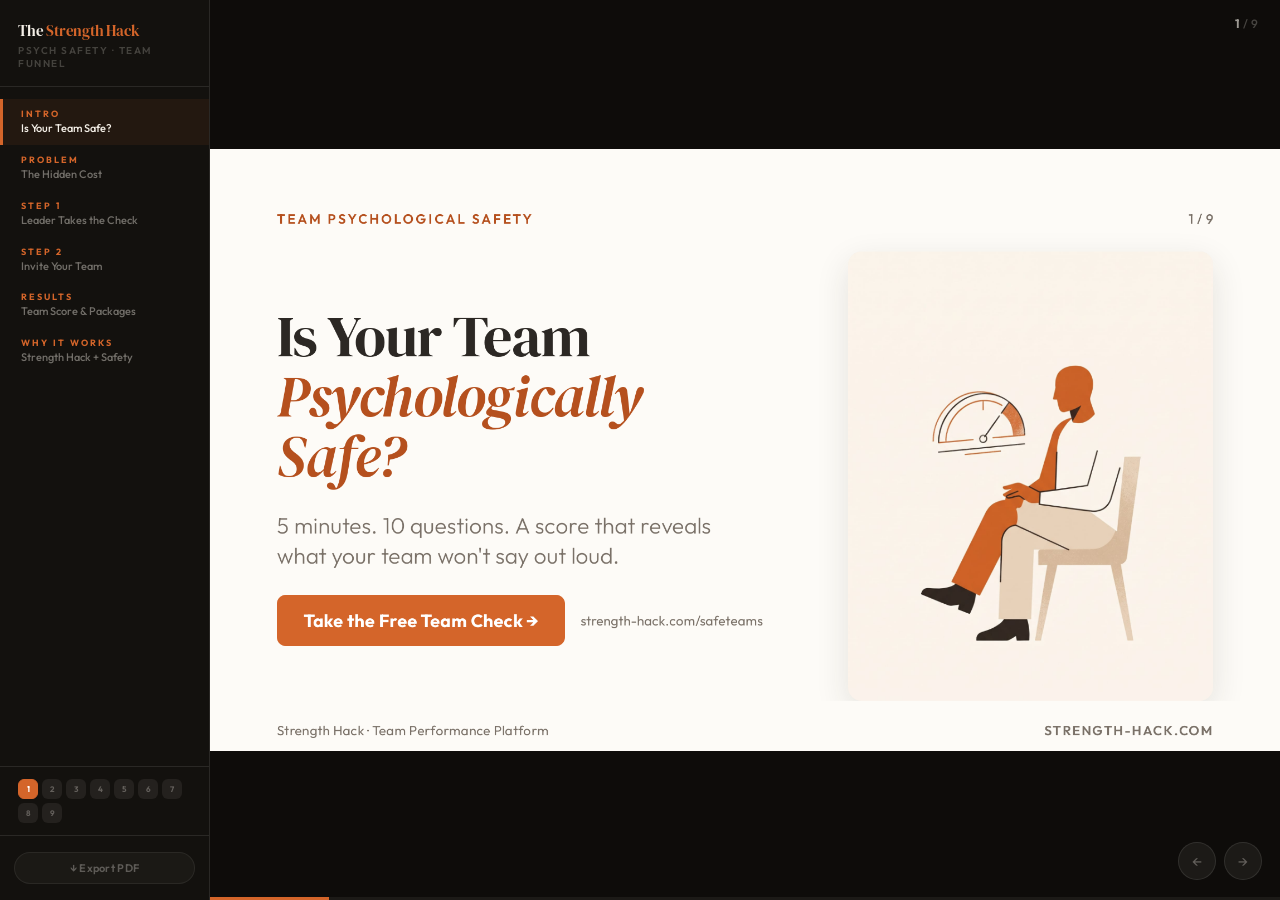
<file: psych-safety-funnel.html>
<!DOCTYPE html>
<html lang="en">
<head>
<meta charset="UTF-8">
<meta name="viewport" content="width=device-width, initial-scale=1.0">
<title>Team Psychological Safety — Strength Hack</title>
<link rel="preconnect" href="https://fonts.googleapis.com">
<link rel="preconnect" href="https://fonts.gstatic.com" crossorigin>
<link href="https://fonts.googleapis.com/css2?family=DM+Serif+Display:ital@0;1&family=Outfit:wght@300;400;500;600;700&display=swap" rel="stylesheet">
<style>
/* ============================================================
   Team Psych Safety Funnel — Strength Hack Sales Deck
   Canvas: 1920 × 1080 px, scaled to viewport by JS
   Sidebar: 210 px | Stage: remainder

   2026-08 redesign: light/cream is now the default slide theme
   (was dark-by-default) and every card component is light-first,
   with .slide.dark as an explicit, deliberately rare opt-in — see
   murkymurk/strength-hack-deck-template's DESIGN.md §0 for the
   house rule this ports. Hero images are flat (soft shadow, no
   heavy teal-backplate treatment) and Direction B generated
   (murkymurk/strength-hack-deck-template's Gemini pipeline), not
   Milo. Content overhaul: every claim below is checked against the
   live product (murkymurk/strength-hack) as of 2026-08 — real
   dimension names, real 5-minute duration, real package pricing
   from src/lib/psych-safety-packages.ts, real score tiers from
   src/lib/quiz-data.ts. The old placeholder pricing (€X/€Y) and an
   unattributed customer quote have been replaced.
   ============================================================ */

:root {
  --font-dm-serif: 'DM Serif Display', Georgia, 'Times New Roman', serif;
  --font-outfit:   'Outfit', -apple-system, BlinkMacSystemFont, sans-serif;

  /* Brand */
  --orange:            #D4652A;
  --orange-accessible: #B5501E;
  --orange-soft:       rgba(212,101,42,0.10);
  --orange-line:       rgba(212,101,42,0.32);
  --charcoal:     #1A1714;
  --card-dark:    #242018;
  --cream:        #FDFBF7;
  --beige:        #F5F0E8;
  --ink:          #2C2824;
  --ink-2:        #7A7168;
  --on-dark:      #F5F0E8;
  --on-dark-2:    rgba(245,240,232,0.62);
  --on-dark-3:    rgba(245,240,232,0.38);
  --on-dark-line: rgba(245,240,232,0.10);

  /* Shadows — flat by default, see DESIGN.md §3 in the deck-template repo */
  --shadow-card-hover:      0 20px 60px rgba(44,40,36,0.08);
  --shadow-card-dark-hover: 0 20px 48px rgba(0,0,0,0.35);
  --shadow-image-hero:      0 20px 60px rgba(44,40,36,0.12);

  /* Type scale — 1920 × 1080 projection */
  --type-display: 132px;
  --type-title:    88px;
  --type-h2:       72px;
  --type-quote:    56px;
  --type-stat:    220px;
  --type-sub:      40px;
  --type-body:     30px;
  --type-small:    24px;
  --type-eyebrow:  24px;

  /* Spacing */
  --pad-x:      120px;
  --pad-top:    110px;
  --pad-bottom:  90px;
  --gap-title:   44px;
  --gap-item:    28px;

  --sidebar-w:  210px;
}

*, *::before, *::after { margin: 0; padding: 0; box-sizing: border-box; }
html, body {
  height: 100vh; width: 100vw;
  overflow: hidden;
  background: #0E0C0A;
  font-family: var(--font-outfit);
  -webkit-font-smoothing: antialiased;
  -moz-osx-font-smoothing: grayscale;
}

/* ══════════════════════════════════════════════════════════════
   APP SHELL
   ══════════════════════════════════════════════════════════════ */
.app { display: flex; height: 100vh; width: 100vw; }

/* ══════════════════════════════════════════════════════════════
   SIDEBAR — dark chrome around the deck is unchanged; this is the
   authoring tool's own UI, not brand content being presented.
   ══════════════════════════════════════════════════════════════ */
.sidebar {
  width: var(--sidebar-w);
  flex-shrink: 0;
  background: #13110e;
  border-right: 1px solid var(--on-dark-line);
  display: flex;
  flex-direction: column;
  overflow: hidden;
  z-index: 10;
}

.sb-logo {
  padding: 20px 18px 16px;
  border-bottom: 1px solid var(--on-dark-line);
  flex-shrink: 0;
}
.sb-logo-name {
  font-family: var(--font-dm-serif);
  font-size: 15px;
  color: var(--on-dark);
  letter-spacing: -0.2px;
}
.sb-logo-name span { color: var(--orange); }
.sb-logo-sub {
  font-size: 10px;
  font-weight: 600;
  letter-spacing: 1.5px;
  text-transform: uppercase;
  color: rgba(245,240,232,0.22);
  margin-top: 3px;
}

.sb-chapters { flex: 1; overflow-y: auto; padding: 12px 0; }
.sb-ch {
  padding: 9px 18px;
  cursor: pointer;
  border-left: 3px solid transparent;
  transition: all 0.2s;
}
.sb-ch:hover { background: rgba(245,240,232,0.04); }
.sb-ch.active {
  border-left-color: var(--orange);
  background: rgba(212,101,42,0.08);
}
.sb-ch-num {
  font-size: 9px;
  font-weight: 700;
  letter-spacing: 2px;
  text-transform: uppercase;
  color: var(--orange);
  margin-bottom: 2px;
}
.sb-ch-title {
  font-size: 11px;
  font-weight: 500;
  color: rgba(245,240,232,0.42);
  line-height: 1.35;
}
.sb-ch.active .sb-ch-title { color: var(--on-dark); }

.sb-dots {
  padding: 12px 18px;
  border-top: 1px solid var(--on-dark-line);
  flex-shrink: 0;
}
.sb-dots-wrap { display: flex; flex-wrap: wrap; gap: 4px; }
.sb-dot {
  width: 20px;
  height: 20px;
  border-radius: 6px;
  background: rgba(245,240,232,0.07);
  border: 1px solid transparent;
  display: flex;
  align-items: center;
  justify-content: center;
  font-size: 8px;
  font-weight: 700;
  color: rgba(245,240,232,0.3);
  cursor: pointer;
  transition: all 0.2s;
}
.sb-dot:hover { background: rgba(245,240,232,0.14); }
.sb-dot.active { background: var(--orange); color: #fff; border-color: var(--orange); }

.sb-footer {
  padding: 12px 14px 16px;
  border-top: 1px solid var(--on-dark-line);
  flex-shrink: 0;
  display: flex;
  flex-direction: column;
  gap: 6px;
}
.mode-btn {
  display: flex;
  align-items: center;
  justify-content: center;
  gap: 7px;
  padding: 8px 12px;
  border-radius: 980px;
  border: 1px solid var(--on-dark-line);
  background: rgba(245,240,232,0.05);
  cursor: pointer;
  font-family: var(--font-outfit);
  font-size: 11px;
  font-weight: 600;
  color: rgba(245,240,232,0.45);
  letter-spacing: 0.3px;
  transition: all 0.2s ease;
}
.mode-btn:hover { background: rgba(245,240,232,0.1); color: rgba(245,240,232,0.7); }

/* ══════════════════════════════════════════════════════════════
   STAGE
   ══════════════════════════════════════════════════════════════ */
.stage {
  flex: 1;
  position: relative;
  overflow: hidden;
  background: #0E0C0A;
}

.counter {
  position: absolute;
  top: 16px;
  right: 22px;
  z-index: 50;
  font-size: 12px;
  font-weight: 500;
  letter-spacing: 0.5px;
  color: rgba(245,240,232,0.25);
  pointer-events: none;
}
.counter .n { color: rgba(245,240,232,0.62); font-weight: 700; }

.arr {
  position: absolute;
  bottom: 20px;
  z-index: 50;
  width: 38px;
  height: 38px;
  border-radius: 50%;
  background: rgba(245,240,232,0.06);
  border: 1px solid var(--on-dark-line);
  display: flex;
  align-items: center;
  justify-content: center;
  cursor: pointer;
  color: rgba(245,240,232,0.32);
  font-size: 15px;
  transition: all 0.2s;
  user-select: none;
}
.arr:hover { background: rgba(212,101,42,0.18); border-color: rgba(212,101,42,0.4); color: var(--orange); }
.arr-prev { right: 64px; }
.arr-next { right: 18px; }

/* ══════════════════════════════════════════════════════════════
   SLIDES WRAPPER
   ══════════════════════════════════════════════════════════════ */
.slides-wrap { position: absolute; inset: 0; }

/* ══════════════════════════════════════════════════════════════
   SLIDE BASE — light by default. Add class="dark" only when a
   slide deliberately calls for it (none of the 9 slides in this
   deck currently do — see the note at the top of this file).
   ══════════════════════════════════════════════════════════════ */
.slide {
  position: absolute;
  width: 1920px;
  height: 1080px;
  background: var(--cream);
  color: var(--ink);
  overflow: hidden;
  opacity: 0;
  pointer-events: none;
  will-change: transform;
  font-family: var(--font-outfit);
  -webkit-font-smoothing: antialiased;
  transition: opacity 0.25s ease;
}
.slide.active { opacity: 1; pointer-events: auto; }
.slide.beige  { background: var(--beige); }
.slide.dark   { background: var(--charcoal); color: var(--on-dark); }

/* ══════════════════════════════════════════════════════════════
   FRAME
   ══════════════════════════════════════════════════════════════ */
.frame {
  position: absolute;
  top: 0; left: 0; right: 0;
  bottom: var(--pad-bottom);
  padding: var(--pad-top) var(--pad-x) 0;
  display: flex;
  flex-direction: column;
  overflow: hidden;
}
.frame.between { justify-content: space-between; }
.frame.center  { justify-content: center; align-items: center; }

/* ══════════════════════════════════════════════════════════════
   TOP BAR
   ══════════════════════════════════════════════════════════════ */
.top-bar {
  display: flex;
  align-items: center;
  justify-content: space-between;
  margin-bottom: var(--gap-title);
  flex-shrink: 0;
  height: 30px;
}

.page-num {
  font-family: var(--font-outfit);
  font-size: var(--type-small);
  font-weight: 500;
  letter-spacing: 0.5px;
  color: var(--ink-2);
}
.slide.dark .page-num { color: var(--on-dark-3); }

/* ══════════════════════════════════════════════════════════════
   BOTTOM BAR — MUST be OUTSIDE .frame
   ══════════════════════════════════════════════════════════════ */
.bottom-bar {
  position: absolute;
  bottom: 22px;
  left: var(--pad-x);
  right: var(--pad-x);
  display: flex;
  align-items: center;
  justify-content: space-between;
  font-family: var(--font-outfit);
  font-size: var(--type-small);
  font-weight: 400;
  letter-spacing: 0.3px;
  color: var(--ink-2);
}
.slide.dark .bottom-bar { color: var(--on-dark-3); }

.source-line {
  font-weight: 600;
  letter-spacing: 2.5px;
  text-transform: uppercase;
  font-size: var(--type-small);
}

/* ══════════════════════════════════════════════════════════════
   TYPOGRAPHY
   ══════════════════════════════════════════════════════════════ */
.eyebrow {
  font-family: var(--font-outfit);
  font-size: var(--type-eyebrow);
  font-weight: 600;
  letter-spacing: 4px;
  text-transform: uppercase;
  color: var(--orange-accessible);
  line-height: 1;
}
.slide.dark .eyebrow { color: var(--orange); }

.display {
  font-family: var(--font-dm-serif);
  font-size: var(--type-display);
  font-weight: 400;
  letter-spacing: -3px;
  line-height: 1.0;
  text-wrap: balance;
}
.h2 {
  font-family: var(--font-dm-serif);
  font-size: var(--type-h2);
  font-weight: 400;
  letter-spacing: -1.2px;
  line-height: 1.06;
  text-wrap: balance;
  color: var(--ink);
}
.slide.dark .h2 { color: var(--on-dark); }
em.accent { font-style: italic; color: var(--orange-accessible); }
.slide.dark em.accent { color: var(--orange); }

.sub {
  font-family: var(--font-outfit);
  font-weight: 300;
  font-size: var(--type-sub);
  line-height: 1.35;
  color: var(--ink-2);
  text-wrap: pretty;
}
.slide.dark .sub { color: var(--on-dark-2); }

.body {
  font-family: var(--font-outfit);
  font-size: var(--type-body);
  line-height: 1.55;
  color: var(--ink-2);
}
.slide.dark .body { color: var(--on-dark-2); }

.small {
  font-family: var(--font-outfit);
  font-size: var(--type-small);
  line-height: 1.5;
  color: var(--ink-2);
}
.slide.dark .small { color: var(--on-dark-3); }

/* ══════════════════════════════════════════════════════════════
   LAYOUT HELPERS
   ══════════════════════════════════════════════════════════════ */
.grid-2 {
  display: grid;
  grid-template-columns: 1fr 1fr;
  gap: 80px;
  align-items: center;
  flex: 1;
  min-height: 0;
}
.grid-2-58 {
  display: grid;
  grid-template-columns: 58fr 42fr;
  gap: 100px;
  align-items: flex-start;
  flex: 1;
  min-height: 0;
}
.grid-3 {
  display: grid;
  grid-template-columns: repeat(3, 1fr);
  gap: var(--gap-item);
  flex: 1;
  min-height: 0;
  align-items: stretch;
}

/* ══════════════════════════════════════════════════════════════
   HERO IMAGE FRAME — flat by default (DESIGN.md §4-5 in the
   deck-template repo). No teal backplate, no heavy shadow.
   ══════════════════════════════════════════════════════════════ */
.hero-image {
  align-self: stretch;
  width: 100%;
  border-radius: 24px;
  overflow: hidden;
  background: var(--beige);
  box-shadow: var(--shadow-image-hero);
}
.hero-image img {
  width: 100%;
  height: 100%;
  object-fit: cover;
  display: block;
}

/* ══════════════════════════════════════════════════════════════
   CARDS — light-first. .slide.dark descendant overrides restore
   the dark-card look for the rare slide that opts into it.
   ══════════════════════════════════════════════════════════════ */
.card-dark {
  background: #fff;
  border: 1px solid rgba(44,40,36,0.08);
  border-radius: 24px;
  padding: 36px 40px;
  color: var(--ink);
}
.slide.dark .card-dark { background: var(--card-dark); border-color: var(--on-dark-line); color: var(--on-dark); }
.card-orange {
  background: var(--orange-soft);
  border: 1.5px solid var(--orange-line);
  border-radius: 24px;
  padding: 44px 48px;
}
.feat-card {
  border-radius: 24px;
  padding: 36px 32px;
  display: flex;
  flex-direction: column;
  gap: 20px;
  background: #fff;
  border: 1px solid rgba(44,40,36,0.08);
}
.feat-card.orange { background: var(--orange-soft); border: 1.5px solid var(--orange-line); }

.card-title {
  font-family: var(--font-dm-serif);
  font-size: 38px;
  letter-spacing: -0.5px;
  line-height: 1.1;
  color: var(--ink);
}
.card-body {
  font-family: var(--font-outfit);
  font-size: 26px;
  line-height: 1.5;
  color: var(--ink-2);
}

/* ══════════════════════════════════════════════════════════════
   QUOTE / EXCERPT BLOCK
   ══════════════════════════════════════════════════════════════ */
.quote-block {
  background: #fff;
  border: 1px solid rgba(44,40,36,0.08);
  border-left: 3px solid var(--orange);
  border-radius: 20px;
  padding: 36px 44px;
}
.quote-text {
  font-family: var(--font-dm-serif);
  font-style: italic;
  font-size: 40px;
  line-height: 1.3;
  color: var(--ink);
}
.quote-attr {
  font-size: var(--type-small);
  font-weight: 600;
  color: var(--orange-accessible);
  margin-top: 18px;
  letter-spacing: 1px;
  text-transform: uppercase;
}

/* ══════════════════════════════════════════════════════════════
   CTA BUTTON
   ══════════════════════════════════════════════════════════════ */
.cta-btn {
  display: inline-flex;
  align-items: center;
  gap: 14px;
  padding: 26px 48px;
  background: var(--orange);
  color: #fff;
  border: none;
  border-radius: 16px;
  font-family: var(--font-outfit);
  font-size: 32px;
  font-weight: 700;
  letter-spacing: 0.5px;
  cursor: pointer;
  transition: opacity 0.2s;
  text-decoration: none;
}
.cta-btn:hover { opacity: 0.88; }

.cta-btn.secondary {
  background: transparent;
  border: 2px solid var(--orange);
  color: var(--orange-accessible);
}
.slide.dark .cta-btn.secondary { color: var(--orange); }

/* ══════════════════════════════════════════════════════════════
   STAT TILES
   ══════════════════════════════════════════════════════════════ */
.stat-tile {
  background: #fff;
  border: 1px solid rgba(44,40,36,0.08);
  border-radius: 20px;
  padding: 40px 40px;
  display: flex;
  flex-direction: column;
  gap: 12px;
  flex: 1;
}
.slide.dark .stat-tile { background: var(--card-dark); border-color: var(--on-dark-line); }
.stat-tile.accent {
  background: var(--orange-soft);
  border-color: var(--orange-line);
}
.stat-num {
  font-family: var(--font-dm-serif);
  font-size: 88px;
  letter-spacing: -3px;
  line-height: 0.9;
  color: var(--orange-accessible);
}
.slide.dark .stat-num { color: var(--orange); }
.stat-desc {
  font-size: var(--type-body);
  line-height: 1.4;
  color: var(--ink-2);
}
.slide.dark .stat-desc { color: var(--on-dark-2); }
.stat-source {
  font-size: var(--type-small);
  color: var(--ink-2);
  opacity: 0.75;
  margin-top: 4px;
}
.slide.dark .stat-source { color: var(--on-dark-3); opacity: 1; }

/* ══════════════════════════════════════════════════════════════
   PRAXIS STEP FLOW (reused for funnel steps)
   ══════════════════════════════════════════════════════════════ */
.praxis-flow {
  display: flex;
  gap: 16px;
  flex: 1;
  min-height: 0;
  align-items: stretch;
}
.praxis-card {
  flex: 1;
  background: #fff;
  border: 1px solid rgba(44,40,36,0.10);
  border-radius: 20px;
  padding: 32px 28px;
  display: flex;
  flex-direction: column;
  gap: 10px;
}
.praxis-card.hl {
  background: var(--orange-soft);
  border-color: var(--orange-line);
}
.pc-num {
  font-family: var(--font-dm-serif);
  font-size: 56px;
  color: var(--orange-accessible);
  line-height: 0.9;
  letter-spacing: -1px;
  flex-shrink: 0;
}
.pc-title {
  font-family: var(--font-dm-serif);
  font-size: 30px;
  color: var(--ink);
  line-height: 1.15;
  letter-spacing: -0.3px;
}
.pc-desc {
  font-size: 23px;
  color: var(--ink-2);
  line-height: 1.4;
  margin-top: auto;
}

/* ══════════════════════════════════════════════════════════════
   DIMENSION BARS (Score Breakdown)
   ══════════════════════════════════════════════════════════════ */
.dim-bar-row {
  display: flex;
  align-items: center;
  gap: 24px;
  padding: 13px 0;
  border-top: 1px solid rgba(44,40,36,0.08);
}
.dim-bar-label {
  font-size: 26px;
  font-weight: 500;
  color: var(--ink);
  width: 420px;
  flex-shrink: 0;
}
.dim-bar-track {
  flex: 1;
  height: 14px;
  background: rgba(44,40,36,0.08);
  border-radius: 8px;
  overflow: hidden;
}
.dim-bar-fill {
  height: 100%;
  background: var(--orange);
  border-radius: 8px;
  opacity: 0.7;
}
.dim-bar-fill.high { opacity: 1; }
.dim-bar-score {
  font-size: 26px;
  font-weight: 700;
  color: var(--orange-accessible);
  width: 80px;
  text-align: right;
  flex-shrink: 0;
}

/* ══════════════════════════════════════════════════════════════
   SCORE BADGE — a deliberate dark accent inside a light slide
   (see slide 5): one restrained dark moment for emphasis, not the
   slide's base theme. Matches DESIGN.md's "dark used sparingly."
   ══════════════════════════════════════════════════════════════ */
.score-badge {
  display: flex;
  flex-direction: column;
  align-items: center;
  justify-content: center;
  gap: 10px;
  background: var(--ink);
  border-radius: 28px;
  padding: 44px 56px;
}
.score-big {
  font-family: var(--font-dm-serif);
  font-size: 140px;
  letter-spacing: -4px;
  line-height: 0.9;
  color: var(--orange);
}
.score-label {
  font-size: var(--type-sub);
  font-weight: 600;
  color: rgba(245,240,232,0.85);
  letter-spacing: -0.5px;
}
.score-tier {
  font-size: var(--type-small);
  font-weight: 700;
  letter-spacing: 3px;
  text-transform: uppercase;
  color: var(--orange);
}
.score-count {
  font-size: var(--type-small);
  color: rgba(245,240,232,0.4);
  margin-top: 6px;
}

/* Compact preview variant — slide 3 ("what you'll see") */
.score-preview {
  background: #fff;
  border: 1px solid rgba(44,40,36,0.08);
  border-radius: 20px;
  padding: 32px 36px;
}
.score-preview-label {
  font-size: 13px;
  font-weight: 700;
  letter-spacing: 2.5px;
  text-transform: uppercase;
  color: var(--ink-2);
  margin-bottom: 18px;
}
.score-preview-row {
  display: flex;
  align-items: center;
  gap: 16px;
  padding: 10px 0;
}
.score-preview-dim { font-size: 22px; color: var(--ink); width: 260px; flex-shrink: 0; }
.score-preview-track { flex: 1; height: 10px; background: rgba(44,40,36,0.07); border-radius: 6px; overflow: hidden; }
.score-preview-fill { height: 100%; background: var(--orange); border-radius: 6px; }

/* ══════════════════════════════════════════════════════════════
   PACKAGE PRICE TAG
   ══════════════════════════════════════════════════════════════ */
.pkg-price {
  font-family: var(--font-dm-serif);
  font-size: 46px;
  letter-spacing: -1px;
  color: var(--orange-accessible);
  line-height: 1;
}
.pkg-price-detail {
  font-size: 17px;
  color: var(--ink-2);
  margin-top: 4px;
}
.pkg-bullets {
  display: flex;
  flex-direction: column;
  gap: 9px;
  flex: 1;
}
.pkg-bullet {
  display: flex;
  align-items: flex-start;
  gap: 12px;
  font-size: 22px;
  color: var(--ink-2);
  line-height: 1.3;
}
.pkg-bullet::before {
  content: '✓';
  color: var(--orange-accessible);
  font-weight: 700;
  flex-shrink: 0;
  font-size: 20px;
  margin-top: 1px;
}
.pkg-guarantee {
  font-size: 16px;
  color: var(--ink-2);
  line-height: 1.4;
  margin-top: 8px;
}
.pkg-cta {
  display: inline-flex;
  align-items: center;
  justify-content: center;
  padding: 16px 28px;
  border-radius: 12px;
  font-family: var(--font-outfit);
  font-size: 22px;
  font-weight: 700;
  cursor: pointer;
  transition: opacity 0.2s;
  text-decoration: none;
  margin-top: auto;
}
.pkg-cta.filled { background: var(--orange); color: #fff; }
.pkg-cta.outlined { background: transparent; border: 2px solid var(--orange); color: var(--orange-accessible); }
.pkg-badge {
  display: inline-block;
  font-size: 12px;
  font-weight: 700;
  letter-spacing: 2px;
  text-transform: uppercase;
  padding: 5px 14px;
  border-radius: 980px;
  width: fit-content;
}
.pkg-badge.available { background: rgba(58,146,104,0.12); color: #2C6B47; }
.pkg-badge.soon { background: rgba(44,40,36,0.08); color: var(--ink-2); }
.pkg-badge.custom { background: var(--orange-soft); color: var(--orange-accessible); }

/* ══════════════════════════════════════════════════════════════
   PROGRESS BAR
   ══════════════════════════════════════════════════════════════ */
.progress-bar {
  position: fixed;
  bottom: 0;
  left: var(--sidebar-w);
  right: 0;
  height: 3px;
  background: rgba(245,240,232,0.06);
  z-index: 100;
}
.progress-fill {
  height: 100%;
  background: var(--orange);
  transition: width 0.3s ease;
}

/* ══════════════════════════════════════════════════════════════
   PDF EXPORT
   ══════════════════════════════════════════════════════════════ */
@media print {
  @page { size: 1920px 1080px; margin: 0; }
  * { -webkit-print-color-adjust: exact !important; print-color-adjust: exact !important; }
  .sidebar, .arr, .counter, #exportBtn, .progress-bar { display: none !important; }
  body, html { width: 1920px !important; height: auto !important; overflow: visible !important; }
  .app { display: block !important; width: 1920px !important; height: auto !important; }
  .stage {
    display: block !important;
    margin-left: 0 !important;
    overflow: visible !important;
    width: 1920px !important;
    height: auto !important;
    background: transparent !important;
  }
  .slides-wrap {
    position: static !important;
    width: 1920px !important;
    height: auto !important;
    overflow: visible !important;
  }
  .slide {
    position: relative !important;
    transform: none !important;
    left: 0 !important; top: 0 !important;
    opacity: 1 !important;
    pointer-events: auto !important;
    width: 1920px !important; height: 1080px !important;
    page-break-after: always; break-after: page;
    overflow: hidden !important;
    display: block !important;
  }
  .slide[data-skip-print] { display: none !important; }
  .hero-image { box-shadow: none !important; }
}

</style>
</head>
<body>
<div class="app">

  <!-- ══════════════════════════════════════════════════════════
       SIDEBAR
       ══════════════════════════════════════════════════════════ -->
  <aside class="sidebar">
    <div class="sb-logo">
      <div class="sb-logo-name">The <span>Strength Hack</span></div>
      <div class="sb-logo-sub">Psych Safety · Team Funnel</div>
    </div>
    <div class="sb-chapters">
      <div class="sb-ch active" onclick="goChapter(0)">
        <div class="sb-ch-num">Intro</div>
        <div class="sb-ch-title">Is Your Team Safe?</div>
      </div>
      <div class="sb-ch" onclick="goChapter(1)">
        <div class="sb-ch-num">Problem</div>
        <div class="sb-ch-title">The Hidden Cost</div>
      </div>
      <div class="sb-ch" onclick="goChapter(2)">
        <div class="sb-ch-num">Step 1</div>
        <div class="sb-ch-title">Leader Takes the Check</div>
      </div>
      <div class="sb-ch" onclick="goChapter(3)">
        <div class="sb-ch-num">Step 2</div>
        <div class="sb-ch-title">Invite Your Team</div>
      </div>
      <div class="sb-ch" onclick="goChapter(4)">
        <div class="sb-ch-num">Results</div>
        <div class="sb-ch-title">Team Score & Packages</div>
      </div>
      <div class="sb-ch" onclick="goChapter(5)">
        <div class="sb-ch-num">Why It Works</div>
        <div class="sb-ch-title">Strength Hack + Safety</div>
      </div>
    </div>
    <div class="sb-dots">
      <div class="sb-dots-wrap" id="sbDots"></div>
    </div>
    <div class="sb-footer">
      <button class="mode-btn" id="exportBtn" style="margin-top:4px; opacity:0.7;" onclick="exportPDF()">↓ Export PDF</button>
    </div>
  </aside>

  <!-- ══════════════════════════════════════════════════════════
       STAGE
       ══════════════════════════════════════════════════════════ -->
  <main class="stage">
    <div class="counter"><span class="n" id="cCur">1</span> / <span id="cTot">9</span></div>
    <div class="arr arr-prev" onclick="go(-1)">&#8592;</div>
    <div class="arr arr-next" onclick="go(1)">&#8594;</div>

    <div class="slides-wrap">

      <!-- ══════════════════════════════════════════════════════
           SLIDE 01 · Title — light, hero split
           Ch1: Intro
           ══════════════════════════════════════════════════════ -->
      <div class="slide active" data-ch="1">
        <div class="frame between">

          <div class="top-bar">
            <div class="eyebrow">Team Psychological Safety</div>
            <div class="page-num">1 / 9</div>
          </div>

          <div class="grid-2-58" style="gap:120px; align-items:center;">
            <div style="display:flex; flex-direction:column; gap:44px;">
              <h1 class="display" style="font-size:104px; max-width:900px; letter-spacing:-2px; line-height:1.03; color:var(--ink);">
                Is Your Team<br/><em class="accent">Psychologically Safe?</em>
              </h1>
              <p class="sub" style="max-width:800px;">
                5 minutes. 10 questions. A score that reveals what your team won't say out loud.
              </p>
              <div style="display:flex; align-items:center; gap:28px; flex-wrap:wrap;">
                <a class="cta-btn" href="https://strength-hack.com/safeteams">Take the Free Team Check →</a>
                <span class="small">strength-hack.com/safeteams</span>
              </div>
            </div>
            <div class="hero-image">
              <img data-slot="funnel-hero" src="[data-uri]" alt="An abstracted figure quietly checking a gauge reading">
            </div>
          </div>

        </div>
        <div class="bottom-bar">
          <div>Strength Hack · Team Performance Platform</div>
          <div class="source-line">strength-hack.com</div>
        </div>
      </div>


      <!-- ══════════════════════════════════════════════════════
           SLIDE 02 · The Problem — beige, 4 stat-tiles
           Ch2: Problem
           ══════════════════════════════════════════════════════ -->
      <div class="slide beige" data-ch="2">
        <div class="frame between">

          <div class="top-bar">
            <div class="eyebrow">The Hidden Cost of Unsafe Teams</div>
            <div class="page-num">2 / 9</div>
          </div>

          <div style="display:flex; flex-direction:column; gap:32px; flex:1; min-height:0;">
            <h2 class="h2" style="max-width:1100px;">Most teams are operating with <em class="accent">invisible friction.</em></h2>
            <div style="display:flex; gap:24px; flex:1; min-height:0; align-items:stretch;">
              <div class="stat-tile accent">
                <div class="stat-num">#1</div>
                <div class="stat-desc">predictor of team performance — not talent, not experience, not harmony</div>
                <div class="stat-source">Edmondson, Harvard Business School</div>
              </div>
              <div class="stat-tile">
                <div class="stat-num">180+</div>
                <div class="stat-desc">teams studied — safety was the single strongest differentiator between high- and low-performing ones</div>
                <div class="stat-source">Google re:Work · Project Aristotle</div>
              </div>
              <div class="stat-tile">
                <div class="stat-num">6×</div>
                <div class="stat-desc">more likely to be engaged when people use their strengths daily at work</div>
                <div class="stat-source">Gallup Strengths Meta-Analysis</div>
              </div>
              <div class="stat-tile">
                <div class="stat-num">1 score</div>
                <div class="stat-desc">your results page shows exactly where the leader's view differs from the team's — a gap most companies never measure</div>
                <div class="stat-source">Strength Hack · Team Check</div>
              </div>
            </div>
          </div>

        </div>
        <div class="bottom-bar">
          <div>The gap between what leaders think and what teams feel is the problem we solve.</div>
          <div class="source-line">strength-hack.com</div>
        </div>
      </div>


      <!-- ══════════════════════════════════════════════════════
           SLIDE 03 · Step 1: Leader Takes the Check — light, hero split
           Ch3: Step 1
           ══════════════════════════════════════════════════════ -->
      <div class="slide" data-ch="3">
        <div class="frame between">

          <div class="top-bar">
            <div class="eyebrow">Step 1 · Start With Yourself</div>
            <div class="page-num">3 / 9</div>
          </div>

          <div class="grid-2-58" style="gap:100px; align-items:center;">
            <div style="display:flex; flex-direction:column; gap:32px;">
              <h2 class="h2">You answer for your team.<br/><em class="accent">They answer for themselves.</em></h2>
              <p class="sub">Take the 5-minute check as the leader. Get your score across the 5 dimensions of team safety.</p>
              <div style="display:flex; flex-direction:column; gap:12px;">
                <div style="display:flex; align-items:center; gap:16px; font-size:26px; color:var(--ink-2);">
                  <span style="color:var(--orange-accessible); font-weight:700;">→</span> Communication Safety
                </div>
                <div style="display:flex; align-items:center; gap:16px; font-size:26px; color:var(--ink-2);">
                  <span style="color:var(--orange-accessible); font-weight:700;">→</span> Conflict Navigation
                </div>
                <div style="display:flex; align-items:center; gap:16px; font-size:26px; color:var(--ink-2);">
                  <span style="color:var(--orange-accessible); font-weight:700;">→</span> Cognitive Diversity
                </div>
                <div style="display:flex; align-items:center; gap:16px; font-size:26px; color:var(--ink-2);">
                  <span style="color:var(--orange-accessible); font-weight:700;">→</span> Delegation &amp; Autonomy
                </div>
                <div style="display:flex; align-items:center; gap:16px; font-size:26px; color:var(--ink-2);">
                  <span style="color:var(--orange-accessible); font-weight:700;">→</span> AI Readiness &amp; Trust
                </div>
              </div>
              <div style="margin-top:4px;">
                <a class="cta-btn" href="https://strength-hack.com/safeteams" style="font-size:26px; padding:18px 36px;">Start the Check — Free →</a>
              </div>
            </div>
            <!-- Real product preview, not a generated illustration — shows what the
                 leader actually gets, which does more work than a generic image here. -->
            <div class="score-preview">
              <div class="score-preview-label">A preview of what you'll see</div>
              <div class="score-preview-row"><div class="score-preview-dim">Communication Safety</div><div class="score-preview-track"><div class="score-preview-fill" style="width:70%;"></div></div></div>
              <div class="score-preview-row"><div class="score-preview-dim">Conflict Navigation</div><div class="score-preview-track"><div class="score-preview-fill" style="width:55%;"></div></div></div>
              <div class="score-preview-row"><div class="score-preview-dim">Cognitive Diversity</div><div class="score-preview-track"><div class="score-preview-fill" style="width:85%;"></div></div></div>
              <div class="score-preview-row"><div class="score-preview-dim">Delegation &amp; Autonomy</div><div class="score-preview-track"><div class="score-preview-fill" style="width:40%;"></div></div></div>
              <div class="score-preview-row"><div class="score-preview-dim">AI Readiness &amp; Trust</div><div class="score-preview-track"><div class="score-preview-fill" style="width:65%;"></div></div></div>
            </div>
          </div>

        </div>
        <div class="bottom-bar">
          <div>10 questions · instant score · no account needed</div>
          <div class="source-line">strength-hack.com/safeteams</div>
        </div>
      </div>


      <!-- ══════════════════════════════════════════════════════
           SLIDE 04 · Step 2: Invite Team — light, hero split + 3 praxis cards
           Ch4: Step 2
           ══════════════════════════════════════════════════════ -->
      <div class="slide" data-ch="4">
        <div class="frame between">

          <div class="top-bar">
            <div class="eyebrow">Step 2 · See the Real Gap</div>
            <div class="page-num">4 / 9</div>
          </div>

          <div class="grid-2" style="gap:80px; flex:1; min-height:0;">
            <div style="display:flex; flex-direction:column; gap:24px; height:100%;">
              <h2 class="h2" style="font-size:56px;">One leader's view isn't enough.<br/><em class="accent">Invite your whole team.</em></h2>
              <div class="praxis-flow">
                <div class="praxis-card hl">
                  <div class="pc-num">01</div>
                  <div class="pc-title">Share Your Invite Link</div>
                  <div class="pc-desc">After your score, you get a unique team link. Share it in Slack, email, or WhatsApp.</div>
                </div>
                <div class="praxis-card">
                  <div class="pc-num">02</div>
                  <div class="pc-title">Each Member Takes 5 Minutes</div>
                  <div class="pc-desc">Every team member answers the same 10 questions from their own perspective. Anonymous, honest, fast.</div>
                </div>
                <div class="praxis-card">
                  <div class="pc-num">03</div>
                  <div class="pc-title">Scores Aggregate Automatically</div>
                  <div class="pc-desc">As responses come in, your team's collective score builds in real time.</div>
                </div>
              </div>
            </div>
            <div class="hero-image">
              <img data-slot="funnel-invite" src="[data-uri]" alt="An abstracted figure at a table, threads reaching outward toward others">
            </div>
          </div>

        </div>
        <div class="bottom-bar">
          <div>The more team members respond, the more accurate your team score becomes.</div>
          <div class="source-line">strength-hack.com</div>
        </div>
      </div>


      <!-- ══════════════════════════════════════════════════════
           SLIDE 05 · Team Results Page — beige, score + bars
           Ch5: Results
           ══════════════════════════════════════════════════════ -->
      <div class="slide beige" data-ch="5">
        <div class="frame between">

          <div class="top-bar">
            <div class="eyebrow">Step 3 · Your Team Score</div>
            <div class="page-num">5 / 9</div>
          </div>

          <div class="grid-2" style="gap:80px; align-items:start;">
            <!-- Left: score badge -->
            <div style="display:flex; flex-direction:column; gap:28px;">
              <h2 class="h2" style="font-size:56px;">A shared score.<br/>A shared starting point.</h2>
              <div class="score-badge">
                <div style="font-family:var(--font-outfit); font-size:var(--type-small); font-weight:700; letter-spacing:3px; text-transform:uppercase; color:var(--orange);">Your Team · Live Score</div>
                <div class="score-big">38</div>
                <div style="font-family:var(--font-outfit); font-size:var(--type-sub); font-weight:600; color:rgba(245,240,232,0.7); letter-spacing:-0.5px;">/ 100</div>
                <div class="score-tier">Hidden Friction — The Almost Team</div>
                <div class="score-count">4 of 8 members responded · Live</div>
              </div>
            </div>
            <!-- Right: dimension bars -->
            <div style="display:flex; flex-direction:column; justify-content:center; gap:0; flex:1;">
              <div style="font-size:var(--type-small); font-weight:700; letter-spacing:3px; text-transform:uppercase; color:var(--ink-2); margin-bottom:18px;">Dimension Breakdown</div>
              <div class="dim-bar-row">
                <div class="dim-bar-label">Communication Safety</div>
                <div class="dim-bar-track"><div class="dim-bar-fill" style="width:70%;"></div></div>
                <div class="dim-bar-score">14/20</div>
              </div>
              <div class="dim-bar-row">
                <div class="dim-bar-label">Conflict Navigation</div>
                <div class="dim-bar-track"><div class="dim-bar-fill" style="width:55%;"></div></div>
                <div class="dim-bar-score">11/20</div>
              </div>
              <div class="dim-bar-row">
                <div class="dim-bar-label">Cognitive Diversity</div>
                <div class="dim-bar-track"><div class="dim-bar-fill high" style="width:85%;"></div></div>
                <div class="dim-bar-score">17/20</div>
              </div>
              <div class="dim-bar-row">
                <div class="dim-bar-label">Delegation &amp; Autonomy</div>
                <div class="dim-bar-track"><div class="dim-bar-fill" style="width:40%;"></div></div>
                <div class="dim-bar-score">8/20</div>
              </div>
              <div class="dim-bar-row">
                <div class="dim-bar-label">AI Readiness &amp; Trust</div>
                <div class="dim-bar-track"><div class="dim-bar-fill" style="width:65%;"></div></div>
                <div class="dim-bar-score">13/20</div>
              </div>
              <p class="body" style="margin-top:24px; font-size:24px; line-height:1.45;">Your team is capable — but delegation gaps and unresolved conflict are costing you speed and trust.</p>
            </div>
          </div>

        </div>
        <div class="bottom-bar">
          <div>The results page is public and shareable — your whole team sees the same score.</div>
          <div class="source-line">strength-hack.com</div>
        </div>
      </div>


      <!-- ══════════════════════════════════════════════════════
           SLIDE 06 · Packages — light, 3 feat-cards, real pricing
           Ch5: Results
           ══════════════════════════════════════════════════════ -->
      <div class="slide" data-ch="5">
        <div class="frame between">

          <div class="top-bar">
            <div class="eyebrow">Choose Your Path to Improvement</div>
            <div class="page-num">6 / 9</div>
          </div>

          <div style="display:flex; flex-direction:column; gap:20px; flex:1; min-height:0;">
            <h2 class="h2" style="max-width:1100px; font-size:56px;">Three ways to turn your score into <em class="accent">real change.</em></h2>
            <div class="grid-3" style="gap:24px;">
              <!-- Digital — available now -->
              <div class="feat-card" style="gap:12px;">
                <span class="pkg-badge available">Available Now</span>
                <div class="card-title">Digital</div>
                <div style="font-size:20px; color:var(--ink-2);">The full 12-month season, self-guided, for up to 5 team members</div>
                <div class="pkg-price">€2,088<span style="font-size:20px; color:var(--ink-2);"> / year</span></div>
                <div class="pkg-price-detail">€99 platform + 5 seats × €15/mo · billed annually</div>
                <div class="pkg-bullets">
                  <div class="pkg-bullet">12-month season — one narrated chapter a month, ending in a real team action</div>
                  <div class="pkg-bullet">Weekly Team Pulse with a 12-week trend</div>
                  <div class="pkg-bullet">Re-measure at months 3, 6, 9 &amp; 12</div>
                </div>
                <div class="pkg-guarantee">30-day money-back guarantee</div>
                <a class="pkg-cta filled" href="https://strength-hack.com/safeteams">Start Annual Plan →</a>
              </div>
              <!-- Guided — coming soon -->
              <div class="feat-card orange" style="gap:12px; position:relative;">
                <span class="pkg-badge soon">Coming Soon</span>
                <div class="card-title" style="color:var(--ink);">Guided</div>
                <div style="font-size:20px; color:var(--ink-2);">Everything in Digital, plus live expert sessions at key checkpoints</div>
                <div class="pkg-price-detail" style="margin-top:8px;">Pricing announced at launch</div>
                <div class="pkg-bullets" style="flex:1; margin-top:8px;">
                  <div class="pkg-bullet">Everything in Digital</div>
                  <div class="pkg-bullet">Live Q&amp;A with a certified expert at 3 checkpoints (months 2, 5 &amp; 9)</div>
                  <div class="pkg-bullet">A place to ask questions between checkpoints</div>
                </div>
                <a class="pkg-cta outlined" href="mailto:murk@strength-hack.com?subject=Guided%20Programme%20-%20Interesse">Register Interest →</a>
              </div>
              <!-- Coach-Led — custom -->
              <div class="feat-card" style="gap:12px;">
                <span class="pkg-badge custom">Custom Quote</span>
                <div class="card-title">Coach-Led</div>
                <div style="font-size:20px; color:var(--ink-2);">The full season with a dedicated coach at every major milestone</div>
                <div class="pkg-price" style="font-size:36px;">Digital + Workshops</div>
                <div class="pkg-bullets">
                  <div class="pkg-bullet">Everything in Digital</div>
                  <div class="pkg-bullet">3 live workshops: Kickoff &amp; gap debrief, half-time analysis, season finale</div>
                  <div class="pkg-bullet">Dedicated coach &amp; a custom 90-day roadmap</div>
                </div>
                <a class="pkg-cta outlined" href="https://cal.com/strength-hack/psych-safety-discovery">Book a Discovery Call →</a>
              </div>
            </div>
          </div>

        </div>
        <div class="bottom-bar">
          <div>All plans activate your team in Strength Hack — strengths + safety in one platform.</div>
          <div class="source-line">strength-hack.com</div>
        </div>
      </div>


      <!-- ══════════════════════════════════════════════════════
           SLIDE 07 · A Look Inside — light, real chapter excerpt + stats
           (replaces an unattributed customer quote with real, already-
           shipped programme content — same excerpt used on /psych-safety)
           Ch6: Why It Works
           ══════════════════════════════════════════════════════ -->
      <div class="slide" data-ch="6">
        <div class="frame between">

          <div class="top-bar">
            <div class="eyebrow">A Look Inside the Season</div>
            <div class="page-num">7 / 9</div>
          </div>

          <div style="display:flex; flex-direction:column; gap:24px; flex:1; min-height:0;">
            <h2 class="h2" style="max-width:1200px; font-size:52px;">This is how <em class="accent">Chapter 1</em> reads.</h2>
            <div class="quote-block">
              <div class="quote-text" style="font-size:32px;">"That's the whole difference between a team that survives pressure and one that doesn't. Not whether someone gets a call wrong — everyone does, every week. What decides the season is whether the team's first reaction to a mistake is to hide the next one, or to name it faster."</div>
              <div class="quote-attr">Chapter 1 · The Arena of Pressure</div>
            </div>
            <div style="display:flex; gap:24px; flex:1; min-height:0;">
              <div class="stat-tile accent" style="flex:1;">
                <div class="stat-num">6×</div>
                <div class="stat-desc">more engaged at work when people use their strengths daily</div>
                <div class="stat-source">Gallup Strengths Meta-Analysis</div>
              </div>
              <div class="stat-tile" style="flex:1;">
                <div class="stat-num">12</div>
                <div class="stat-desc">months, one narrated chapter each, each ending in one real team action</div>
                <div class="stat-source">Strength Hack · Psych Safety Programme</div>
              </div>
              <div class="stat-tile" style="flex:1;">
                <div class="stat-num">5 min</div>
                <div class="stat-desc">is all it takes per person to generate a team-level diagnostic most organisations never do</div>
                <div class="stat-source">Strength Hack · Team Check</div>
              </div>
            </div>
          </div>

        </div>
        <div class="bottom-bar">
          <div>Safety isn't soft. It's the operating system your team's performance runs on.</div>
          <div class="source-line">strength-hack.com</div>
        </div>
      </div>


      <!-- ══════════════════════════════════════════════════════
           SLIDE 08 · Strength Hack Connection — beige, hero split
           Ch6: Why It Works
           ══════════════════════════════════════════════════════ -->
      <div class="slide beige" data-ch="6">
        <div class="frame between">

          <div class="top-bar">
            <div class="eyebrow">The Bigger Picture</div>
            <div class="page-num">8 / 9</div>
          </div>

          <div class="grid-2-58" style="gap:100px; align-items:center;">
            <div style="display:flex; flex-direction:column; gap:32px;">
              <h2 class="h2" style="font-size:60px;">The check is the door.<br/><em class="accent">Strength Hack is the room.</em></h2>
              <p class="sub" style="font-size:32px;">Safety tells you where the friction is. Strengths tell you how to fix it. Together, they give your team a complete picture — and a clear path forward.</p>
              <div style="display:flex; flex-direction:column; gap:14px;">
                <div style="display:flex; align-items:flex-start; gap:16px;">
                  <div style="width:10px; height:10px; border-radius:50%; background:var(--orange); flex-shrink:0; margin-top:10px;"></div>
                  <p style="font-size:25px; color:var(--ink-2); line-height:1.4;">Members join via a single link — strengths profile, canvas, and AI coach ready</p>
                </div>
                <div style="display:flex; align-items:flex-start; gap:16px;">
                  <div style="width:10px; height:10px; border-radius:50%; background:var(--orange); flex-shrink:0; margin-top:10px;"></div>
                  <p style="font-size:25px; color:var(--ink-2); line-height:1.4;">Safety score + individual strengths in one platform — not two more tools</p>
                </div>
                <div style="display:flex; align-items:flex-start; gap:16px;">
                  <div style="width:10px; height:10px; border-radius:50%; background:var(--orange); flex-shrink:0; margin-top:10px;"></div>
                  <p style="font-size:25px; color:var(--ink-2); line-height:1.4;">Weekly Team Pulse and quarterly re-measure keep the score alive, not a one-off snapshot</p>
                </div>
              </div>
            </div>
            <div class="hero-image">
              <img data-slot="funnel-coach" src="[data-uri]" alt="Two abstracted figures in conversation across a table, a compass between them">
            </div>
          </div>

        </div>
        <div class="bottom-bar">
          <div>The Strength Hack Team Performance Platform</div>
          <div class="source-line">strength-hack.com</div>
        </div>
      </div>


      <!-- ══════════════════════════════════════════════════════
           SLIDE 09 · CTA — light, centred
           Ch6: Why It Works
           ══════════════════════════════════════════════════════ -->
      <div class="slide" data-ch="6">
        <div class="frame center" style="gap:44px; text-align:center;">

          <div class="top-bar" style="position:absolute; top:var(--pad-top); left:var(--pad-x); right:var(--pad-x); justify-content:space-between;">
            <div class="eyebrow">Get Started Today</div>
            <div class="page-num">9 / 9</div>
          </div>

          <h1 class="display" style="font-size:92px; max-width:1300px; line-height:1.05; color:var(--ink);">
            Take 5 minutes.<br/><em class="accent">Change how your team works.</em>
          </h1>
          <p class="sub" style="max-width:900px;">
            Free to start. No account needed. Your team score is waiting.
          </p>
          <div style="display:flex; align-items:center; gap:28px; flex-wrap:wrap; justify-content:center;">
            <a class="cta-btn" href="https://strength-hack.com/safeteams" style="font-size:34px; padding:28px 56px;">Start the Team Check — Free →</a>
            <a class="cta-btn secondary" href="https://strength-hack.com/psych-safety" style="font-size:34px; padding:28px 56px;">Watch the 6-min Trailer</a>
          </div>
          <p class="small" style="margin-top:4px;">strength-hack.com/safeteams</p>

        </div>
        <div class="bottom-bar">
          <div>Strength Hack · Team Performance Platform</div>
          <div class="source-line">strength-hack.com</div>
        </div>
      </div>


    </div><!-- /slides-wrap -->
  </main>

  <div class="progress-bar"><div class="progress-fill" id="progressFill" style="width:11.1%;"></div></div>

</div><!-- /app -->

<script>
  /* ============================================================
     Navigation System
     ============================================================ */
  const SLIDES   = Array.from(document.querySelectorAll('.slide'));
  const CH_BTNS  = Array.from(document.querySelectorAll('.sb-ch'));
  const DOT_WRAP = document.getElementById('sbDots');
  const C_CUR    = document.getElementById('cCur');
  const C_TOT    = document.getElementById('cTot');

  /* Chapter start indices (0-based):
     Ch1(Intro)=0, Ch2(Problem)=1, Ch3(Step1)=2, Ch4(Step2)=3, Ch5(Results)=4, Ch6(WhyItWorks)=6 */
  const CH_START = [0, 1, 2, 3, 4, 6];

  /* All slides are core */
  const NEW_SLIDE_INDICES = new Set([]);

  let cur = 0;

  /* ── Scaling ──────────────────────────────────────────────── */
  function scaleSlides() {
    const stageW = window.innerWidth - 210;
    const stageH = window.innerHeight;
    const scale  = Math.min(stageW / 1920, stageH / 1080);
    const offX   = (stageW - 1920 * scale) / 2;
    const offY   = (stageH - 1080 * scale) / 2;
    SLIDES.forEach(s => {
      s.style.transform       = `scale(${scale})`;
      s.style.transformOrigin = 'top left';
      s.style.left            = offX + 'px';
      s.style.top             = offY + 'px';
    });
  }

  /* ── Navigation ───────────────────────────────────────────── */
  function go(delta) { goTo(cur + delta); }

  function goTo(idx) {
    if (idx < 0 || idx >= SLIDES.length || idx === cur) return;
    const out = SLIDES[cur];
    cur = idx;
    out.classList.remove('active');
    SLIDES[cur].classList.add('active');
    updateUI();
    updateProgress();
  }

  function updateProgress() {
    const fill = document.getElementById('progressFill');
    if (fill) fill.style.width = ((cur + 1) / SLIDES.length * 100) + '%';
  }

  function goChapter(ch) { goTo(CH_START[ch]); }

  /* ── UI sync ──────────────────────────────────────────────── */
  function updateUI() {
    C_CUR.textContent = cur + 1;
    C_TOT.textContent = SLIDES.length;
    const ch = parseInt(SLIDES[cur].dataset.ch || '1') - 1;
    CH_BTNS.forEach((btn, i) => btn.classList.toggle('active', i === ch));
    document.querySelectorAll('.sb-dot').forEach((d, i) => {
      d.classList.toggle('active', i === cur);
    });
  }

  /* ── Build dot grid ───────────────────────────────────────── */
  function buildDots() {
    SLIDES.forEach((_, i) => {
      const d = document.createElement('div');
      d.className = 'sb-dot';
      d.textContent = i + 1;
      d.onclick = () => goTo(i);
      DOT_WRAP.appendChild(d);
    });
  }

  /* ── PDF Export ───────────────────────────────────────────── */
  function exportPDF() {
    window.print();
  }

  /* ── Keyboard ─────────────────────────────────────────────── */
  document.addEventListener('keydown', e => {
    switch (e.key) {
      case 'ArrowRight': case 'ArrowDown': case ' ':
        e.preventDefault(); go(1);  break;
      case 'ArrowLeft':  case 'ArrowUp':
        e.preventDefault(); go(-1); break;
      case 'Home': e.preventDefault(); goTo(0); break;
      case 'End':  e.preventDefault(); goTo(SLIDES.length - 1); break;
    }
  });

  /* ── Init ─────────────────────────────────────────────────── */
  window.addEventListener('resize', scaleSlides);
  buildDots();
  scaleSlides();
  updateUI();
  updateProgress();
</script>

</body>
</html>
</file>
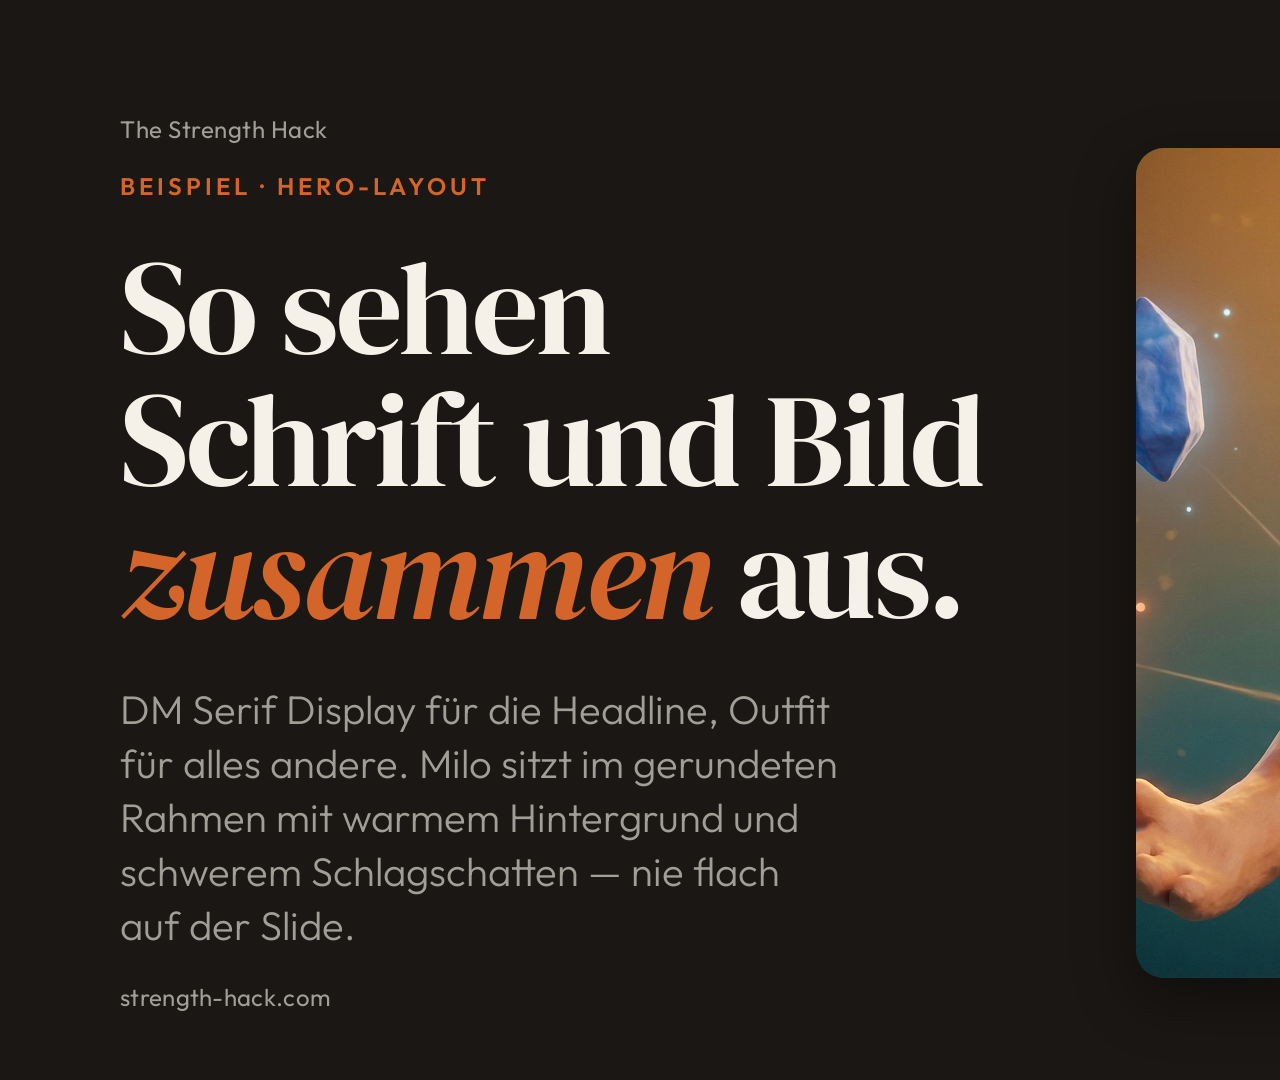
<file: extracted/handoff/example-slide.html>
<!doctype html>
<html lang="de">
<head>
<meta charset="utf-8" />
<title>Strength Hack — Example Slide</title>
<link rel="stylesheet" href="colors_and_type.css" />
<style>
  /* ---------------------------------------------------------------
     This file is a single 1920×1080 slide that demonstrates:
       1. The two fonts (DM Serif Display + Outfit) in context.
       2. The full --type-* scale on real elements.
       3. The Milo .hero-image frame (rounded 28 + teal backplate
          #20322F + heavy floating shadow).

     Open it on its own to inspect, or copy the markup into a
     <deck-stage> to use it as a real slide.
     --------------------------------------------------------------- */

  :root {
    /* Type scale (also lives in colors_and_type.css — duplicated
       here so this example is self-contained) */
    --type-display: 132px;
    --type-title:    88px;
    --type-h2:       72px;
    --type-quote:    56px;
    --type-sub:      40px;
    --type-body:     30px;
    --type-small:    24px;
    --type-eyebrow:  24px;

    /* Spacing */
    --pad-x:      120px;
    --pad-top:    110px;
    --pad-bottom:  90px;
    --gap-title:   44px;
    --gap-item:    28px;

    /* Brand */
    --orange:    #D4652A;
    --charcoal:  #1A1714;
    --on-dark:   #F5F0E8;
    --on-dark-2: rgba(245, 240, 232, 0.62);
  }

  html, body {
    margin: 0;
    background: #0E0C0A;
    font-family: var(--font-outfit);
    -webkit-font-smoothing: antialiased;
  }

  /* The slide canvas — fixed 1920×1080 like a deck stage */
  .slide {
    width: 1920px;
    height: 1080px;
    background: var(--charcoal);
    color: var(--on-dark);
    position: relative;
    overflow: hidden;
    margin: 0 auto;

    /* Scale to fit the viewport so this file is browseable */
    transform-origin: top center;
  }
  @media (max-width: 1920px) {
    .slide { transform: scale(calc(100vw / 1920)); }
    body   { height: calc(100vw * 1080 / 1920); }
  }

  .frame {
    position: absolute;
    inset: 0;
    padding: var(--pad-top) var(--pad-x) var(--pad-bottom);
    display: flex;
    flex-direction: column;
    justify-content: space-between;
  }

  .top-bar {
    display: flex;
    justify-content: space-between;
    align-items: center;
    font-family: var(--font-outfit);
    font-size: var(--type-small);
    color: var(--on-dark-2);
    letter-spacing: 0.5px;
  }

  /* ---- The fonts in action ---------------------------------- */

  .eyebrow {
    font-family: var(--font-outfit);
    font-size: var(--type-eyebrow);
    font-weight: 600;
    letter-spacing: 4px;
    text-transform: uppercase;
    color: var(--orange);
    line-height: 1;
    margin-bottom: var(--gap-title);
  }

  .display {
    font-family: var(--font-dm-serif);
    font-weight: 400;
    font-size: var(--type-display);
    letter-spacing: -3px;
    line-height: 1.0;
    text-wrap: balance;
    margin: 0 0 var(--gap-title) 0;
  }

  em.accent {
    font-style: italic;
    color: var(--orange);
  }

  .sub {
    font-family: var(--font-outfit);
    font-weight: 300;
    font-size: var(--type-sub);
    line-height: 1.35;
    color: var(--on-dark-2);
    text-wrap: pretty;
    max-width: 720px;
    margin: 0;
  }

  /* ---- The Milo image frame --------------------------------- */
  /*
     The three required ingredients:
       1. border-radius: 28px
       2. background: #20322F  (teal backplate behind the image)
       3. box-shadow: 0 20px 60px rgba(0,0,0,0.4)
  */
  .hero-image {
    position: relative;
    width: 100%;
    height: 100%;
    border-radius: 28px;
    overflow: hidden;
    background: #20322F;
    box-shadow: 0 20px 60px rgba(0, 0, 0, 0.4);
  }
  .hero-image img {
    width: 100%;
    height: 100%;
    object-fit: cover;
    display: block;
  }

  /* Layout: 58/42 split with Milo on the right */
  .grid {
    display: grid;
    grid-template-columns: 58fr 42fr;
    gap: 100px;
    align-items: center;
    flex: 1;
  }

  .small {
    font-family: var(--font-outfit);
    font-size: var(--type-small);
    color: var(--on-dark-2);
    letter-spacing: 0.3px;
  }
</style>
</head>
<body>

<div class="slide">
  <div class="frame">

    <div class="top-bar">
      <span>The Strength Hack</span>
      <span>Beispiel-Slide · Schrift &amp; Bild</span>
    </div>

    <div class="grid">
      <div>
        <div class="eyebrow">Beispiel · Hero-Layout</div>
        <h1 class="display">
          So sehen Schrift und Bild <em class="accent">zusammen</em> aus.
        </h1>
        <p class="sub">
          DM Serif Display für die Headline, Outfit für alles andere. Milo sitzt im
          gerundeten Rahmen mit warmem Hintergrund und schwerem Schlagschatten — nie
          flach auf der Slide.
        </p>
      </div>
      <div>
        <div class="hero-image" style="aspect-ratio: 4 / 5; height: auto;">
          <img src="assets/milo-hero.jpg" alt="Milo juggling crystals" />
        </div>
      </div>
    </div>

    <div class="top-bar">
      <span class="small">strength-hack.com</span>
      <span class="small">01 / 01</span>
    </div>

  </div>
</div>

</body>
</html>
</file>
<file: extracted/handoff/colors_and_type.css>
/* ============================================================
   The Strength Hack — Design System
   colors_and_type.css

   Source of truth: docs/DESIGN-SYSTEM.md + landing.css from
   murkymurk/strength-hack @ feature/integrations.
   ============================================================ */

@import url('https://fonts.googleapis.com/css2?family=DM+Serif+Display:ital@0;1&family=Outfit:wght@300;400;500;600;700&display=swap');

:root {
  /* ---------- FONT FAMILIES ---------- */
  --font-dm-serif: 'DM Serif Display', Georgia, 'Times New Roman', serif;
  --font-outfit: 'Outfit', -apple-system, BlinkMacSystemFont, 'Helvetica Neue', sans-serif;

  /* ---------- CORE BRAND ---------- */
  --color-brand:           #D4652A;   /* Warm orange — the brand */
  --color-brand-hover:     #BF5520;   /* Darker hover state */
  --color-brand-accessible:#B5501E;   /* AA variant — 4.92:1 on cream */
  --color-brand-gold:      #C49A2A;   /* Secondary accent — stars, gradients */

  /* ---------- BACKGROUNDS ---------- */
  --bg-page:        #FDFBF7;          /* Warm cream — default page */
  --bg-surface:     #F5F0E8;          /* Warm beige — alternate sections, proof bar */
  --bg-dark:        #1A1714;          /* Warm charcoal — dark sections */
  --bg-card-dark:   #242018;          /* Cards on dark */

  /* ---------- TEXT ---------- */
  --fg-primary:        #2C2824;       /* Headlines, body emphasis */
  --fg-secondary:      #7A7168;       /* Body text, descriptions */
  --fg-muted:          #A89F94;       /* Decorative only — fails WCAG */
  --fg-on-dark:        #F5F0E8;       /* Text on dark bg */
  --fg-on-dark-2:      rgba(245, 240, 232, 0.6);
  --fg-on-dark-muted:  rgba(245, 240, 232, 0.35);

  /* AA-safe variants */
  --fg-secondary-on-beige: #6F655C;   /* Use on #F5F0E8 cards */
  --fg-functional-muted:   #7A7168;   /* When muted text conveys meaning */

  /* ---------- BORDERS ---------- */
  --border-default:  rgba(44, 40, 36, 0.08);    /* Cards, dividers */
  --border-hover:    rgba(44, 40, 36, 0.20);    /* Secondary buttons */
  --border-strong:   rgba(44, 40, 36, 0.25);    /* Functional borders (inputs) */
  --border-dark:     rgba(245, 240, 232, 0.10); /* Cards on dark */
  --border-active:   #D4652A;

  /* ---------- ACCENT / STATE ---------- */
  --glow-brand:           rgba(212, 101, 42, 0.08);  /* Icon containers */
  --shadow-brand:         rgba(212, 101, 42, 0.25);  /* Button shadow */
  --gradient-accent:      linear-gradient(90deg, #D4652A, #C49A2A);
  --radial-glow-brand:    radial-gradient(circle, rgba(212, 101, 42, 0.15) 0%, transparent 70%);
  --radial-glow-brand-dim:radial-gradient(circle, rgba(212, 101, 42, 0.08) 0%, transparent 60%);

  /* ---------- SHADOWS ---------- */
  --shadow-button:         0 4px 20px rgba(212, 101, 42, 0.25);
  --shadow-button-hover:   0 8px 32px rgba(212, 101, 42, 0.35);
  --shadow-card-hover:     0 20px 60px rgba(44, 40, 36, 0.08);
  --shadow-card-medium:    0 12px 40px rgba(44, 40, 36, 0.08);
  --shadow-card-featured:  0 8px 40px rgba(212, 101, 42, 0.12);
  --shadow-image-hero:     0 20px 60px rgba(44, 40, 36, 0.12);
  --shadow-subtle:         0 4px 16px rgba(44, 40, 36, 0.04);
  --shadow-login-card:     0 8px 40px rgba(44, 40, 36, 0.06);

  /* ---------- BORDER RADIUS ---------- */
  --radius-pill:        980px;        /* Buttons, badges, tags */
  --radius-card:        20px;         /* Cards, sections */
  --radius-icon:        16px;         /* Icon containers */
  --radius-icon-sm:     14px;
  --radius-image:       12px;         /* Feature images */
  --radius-input:       12px;

  /* ---------- SPACING (vertical rhythm) ---------- */
  --space-section:       clamp(80px, 10vw, 140px);
  --space-section-sm:    clamp(60px, 8vw, 100px);
  --space-container-x:   clamp(20px, 5vw, 48px);

  --pad-card-lg:         44px 36px;
  --pad-card-md:         40px 32px;
  --pad-card-sm:         36px 28px;

  /* ---------- LAYOUT ---------- */
  --container-max:       1120px;
  --content-max:         720px;
  --body-max:            640px;
  --hero-max:            800px;

  /* ---------- TRANSITIONS ---------- */
  --ease-brand:          cubic-bezier(0.25, 0.46, 0.45, 0.94);
  --transition-button:   all 0.3s cubic-bezier(0.25, 0.46, 0.45, 0.94);
  --transition-card:     all 0.4s cubic-bezier(0.25, 0.46, 0.45, 0.94);
  --transition-simple:   all 0.3s ease;

  /* ---------- CLIFTONSTRENGTHS DOMAINS ----------
     Functional palette — used in charts, badges, domain-tagged content.
     Source: src/constants/domain-colors.ts (canonical) */
  --domain-relationship: #2563eb;     /* blue-600 */
  --domain-influencing:  #eab308;     /* yellow-500 */
  --domain-executing:    #ef4444;     /* red-500 */
  --domain-strategic:    #10b981;     /* emerald-500 */

  /* ---------- TUCKMAN STAGES ---------- */
  --tuckman-forming:    #7A9BB5;
  --tuckman-storming:   #C86B5A;
  --tuckman-norming:    #C49A2A;
  --tuckman-performing: #3A9268;
}

/* ============================================================
   SEMANTIC TYPOGRAPHY
   Use these directly on elements for consistent type.
   ============================================================ */

body {
  font-family: var(--font-outfit);
  color: var(--fg-primary);
  background: var(--bg-page);
  line-height: 1.6;
  -webkit-font-smoothing: antialiased;
  -moz-osx-font-smoothing: grayscale;
}

/* Display headlines (hero, page-opening) */
.ts-display {
  font-family: var(--font-dm-serif);
  font-weight: 400;
  font-size: clamp(40px, 7vw, 80px);
  line-height: 1.08;
  letter-spacing: -1.5px;
  color: var(--fg-primary);
}
.ts-display em { font-style: italic; color: var(--color-brand); }

/* h1 — section headlines */
.ts-h1 {
  font-family: var(--font-dm-serif);
  font-weight: 400;
  font-size: clamp(32px, 5vw, 52px);
  line-height: 1.15;
  letter-spacing: -0.5px;
  color: var(--fg-primary);
}

/* h2 — subsection headlines */
.ts-h2 {
  font-family: var(--font-dm-serif);
  font-weight: 400;
  font-size: clamp(24px, 3vw, 32px);
  line-height: 1.2;
  letter-spacing: -0.3px;
  color: var(--fg-primary);
}

/* h3 — card / feature titles */
.ts-h3 {
  font-family: var(--font-dm-serif);
  font-weight: 400;
  font-size: 24px;
  line-height: 1.25;
  color: var(--fg-primary);
}

/* h4 — small card titles */
.ts-h4 {
  font-family: var(--font-dm-serif);
  font-weight: 400;
  font-size: 20px;
  line-height: 1.3;
  color: var(--fg-primary);
}

/* Body — primary reading copy */
.ts-body {
  font-family: var(--font-outfit);
  font-weight: 300;
  font-size: clamp(16px, 1.8vw, 19px);
  line-height: 1.75;
  color: var(--fg-secondary);
  max-width: var(--body-max);
}

/* Body small — meta, captions */
.ts-body-sm {
  font-family: var(--font-outfit);
  font-weight: 400;
  font-size: 15px;
  line-height: 1.7;
  color: var(--fg-secondary);
}

/* Eyebrow label — section markers, tag-style */
.ts-label {
  font-family: var(--font-outfit);
  font-weight: 600;
  font-size: 13px;
  letter-spacing: 2.5px;
  text-transform: uppercase;
  color: var(--color-brand-accessible);
  display: inline-block;
}
.ts-label-on-dark { color: rgba(245, 240, 232, 0.75); }

/* Inline link */
.ts-link {
  color: var(--color-brand-accessible);
  text-decoration: none;
  border-bottom: 1px solid transparent;
  transition: border-color 0.2s ease;
}
.ts-link:hover { border-bottom-color: var(--color-brand-accessible); }

/* Code / mono — system mono stack (no custom mono in design) */
.ts-mono {
  font-family: ui-monospace, 'SF Mono', Menlo, Monaco, Consolas, monospace;
  font-size: 14px;
  background: var(--bg-surface);
  padding: 2px 6px;
  border-radius: 4px;
  color: var(--fg-primary);
}

/* Pricing amount specimen */
.ts-pricing-amount {
  font-family: var(--font-dm-serif);
  font-weight: 400;
  font-size: 48px;
  line-height: 1;
  color: var(--fg-primary);
}
.ts-pricing-amount span {
  font-family: var(--font-outfit);
  font-size: 18px;
  font-weight: 400;
  color: var(--fg-secondary);
}

/* Headlines auto-style when nested in landing-page-style scopes */
h1.ts-auto, h2.ts-auto, h3.ts-auto, h4.ts-auto {
  font-family: var(--font-dm-serif);
  font-weight: 400;
  line-height: 1.15;
  letter-spacing: -0.5px;
  margin: 0;
}
</file>
